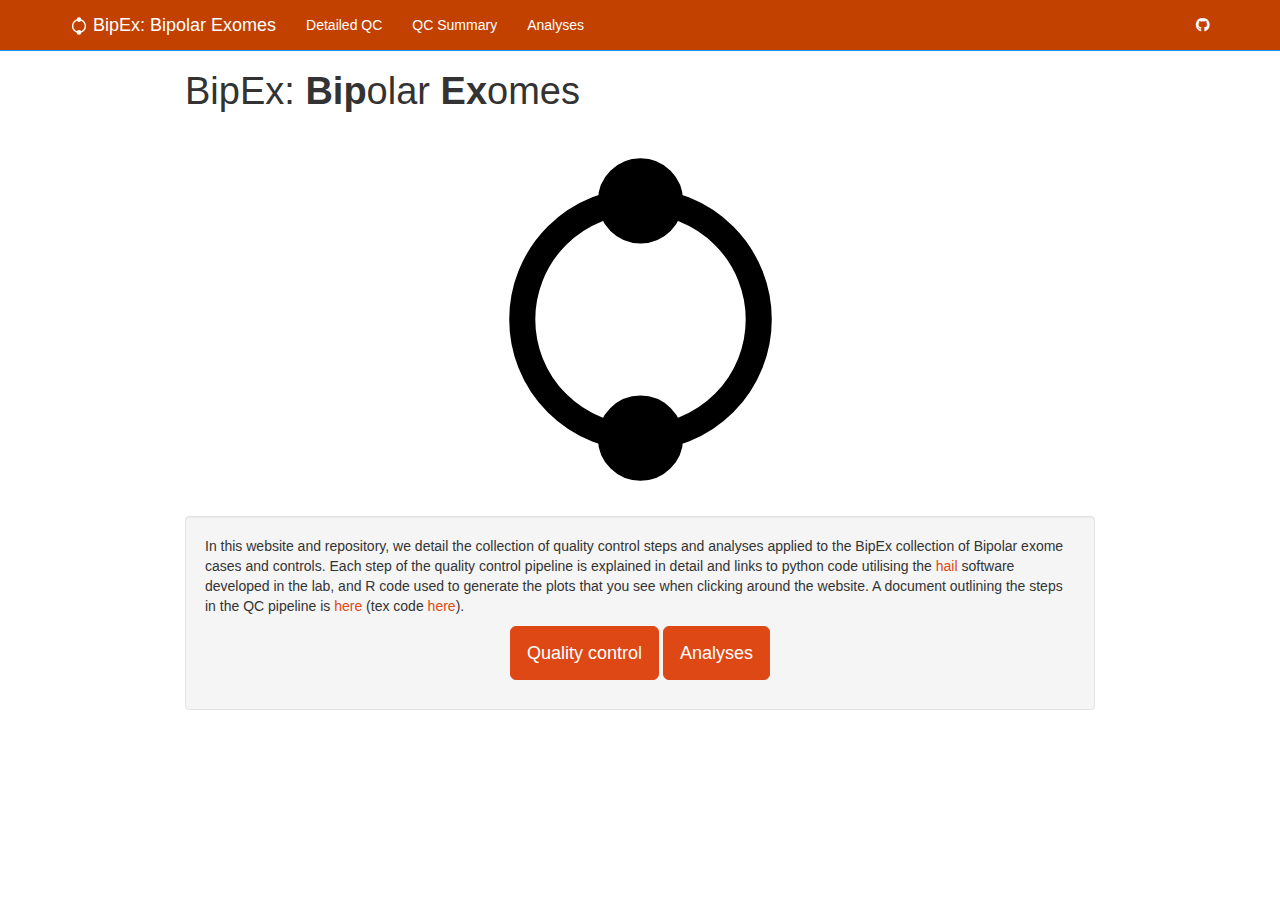
<file: docs/index.html>
<!DOCTYPE html>

<html>

<head>

<meta charset="utf-8" />
<meta name="generator" content="pandoc" />
<meta http-equiv="X-UA-Compatible" content="IE=EDGE" />




<title>Bipex: Bipolar Exomes</title>

<script src="site_libs/header-attrs-2.3/header-attrs.js"></script>
<script src="site_libs/jquery-1.11.3/jquery.min.js"></script>
<meta name="viewport" content="width=device-width, initial-scale=1" />
<link href="site_libs/bootstrap-3.3.5/css/united.min.css" rel="stylesheet" />
<script src="site_libs/bootstrap-3.3.5/js/bootstrap.min.js"></script>
<script src="site_libs/bootstrap-3.3.5/shim/html5shiv.min.js"></script>
<script src="site_libs/bootstrap-3.3.5/shim/respond.min.js"></script>
<script src="site_libs/navigation-1.1/tabsets.js"></script>
<script src="site_libs/accessible-code-block-0.0.1/empty-anchor.js"></script>
<link href="site_libs/font-awesome-5.1.0/css/all.css" rel="stylesheet" />
<link href="site_libs/font-awesome-5.1.0/css/v4-shims.css" rel="stylesheet" />




<style type="text/css">
h1 {
  font-size: 34px;
}
h1.title {
  font-size: 38px;
}
h2 {
  font-size: 30px;
}
h3 {
  font-size: 24px;
}
h4 {
  font-size: 18px;
}
h5 {
  font-size: 16px;
}
h6 {
  font-size: 12px;
}
.table th:not([align]) {
  text-align: left;
}
</style>

<link rel="stylesheet" href="my-style.css" type="text/css" />



<style type = "text/css">
.main-container {
  max-width: 940px;
  margin-left: auto;
  margin-right: auto;
}
code {
  color: inherit;
  background-color: rgba(0, 0, 0, 0.04);
}
img {
  max-width:100%;
}
.tabbed-pane {
  padding-top: 12px;
}
.html-widget {
  margin-bottom: 20px;
}
button.code-folding-btn:focus {
  outline: none;
}
summary {
  display: list-item;
}
</style>


<style type="text/css">
/* padding for bootstrap navbar */
body {
  padding-top: 51px;
  padding-bottom: 40px;
}
/* offset scroll position for anchor links (for fixed navbar)  */
.section h1 {
  padding-top: 56px;
  margin-top: -56px;
}
.section h2 {
  padding-top: 56px;
  margin-top: -56px;
}
.section h3 {
  padding-top: 56px;
  margin-top: -56px;
}
.section h4 {
  padding-top: 56px;
  margin-top: -56px;
}
.section h5 {
  padding-top: 56px;
  margin-top: -56px;
}
.section h6 {
  padding-top: 56px;
  margin-top: -56px;
}
.dropdown-submenu {
  position: relative;
}
.dropdown-submenu>.dropdown-menu {
  top: 0;
  left: 100%;
  margin-top: -6px;
  margin-left: -1px;
  border-radius: 0 6px 6px 6px;
}
.dropdown-submenu:hover>.dropdown-menu {
  display: block;
}
.dropdown-submenu>a:after {
  display: block;
  content: " ";
  float: right;
  width: 0;
  height: 0;
  border-color: transparent;
  border-style: solid;
  border-width: 5px 0 5px 5px;
  border-left-color: #cccccc;
  margin-top: 5px;
  margin-right: -10px;
}
.dropdown-submenu:hover>a:after {
  border-left-color: #ffffff;
}
.dropdown-submenu.pull-left {
  float: none;
}
.dropdown-submenu.pull-left>.dropdown-menu {
  left: -100%;
  margin-left: 10px;
  border-radius: 6px 0 6px 6px;
}
</style>

<script>
// manage active state of menu based on current page
$(document).ready(function () {
  // active menu anchor
  href = window.location.pathname
  href = href.substr(href.lastIndexOf('/') + 1)
  if (href === "")
    href = "index.html";
  var menuAnchor = $('a[href="' + href + '"]');

  // mark it active
  menuAnchor.parent().addClass('active');

  // if it's got a parent navbar menu mark it active as well
  menuAnchor.closest('li.dropdown').addClass('active');
});
</script>

<!-- tabsets -->

<style type="text/css">
.tabset-dropdown > .nav-tabs {
  display: inline-table;
  max-height: 500px;
  min-height: 44px;
  overflow-y: auto;
  background: white;
  border: 1px solid #ddd;
  border-radius: 4px;
}

.tabset-dropdown > .nav-tabs > li.active:before {
  content: "";
  font-family: 'Glyphicons Halflings';
  display: inline-block;
  padding: 10px;
  border-right: 1px solid #ddd;
}

.tabset-dropdown > .nav-tabs.nav-tabs-open > li.active:before {
  content: "&#xe258;";
  border: none;
}

.tabset-dropdown > .nav-tabs.nav-tabs-open:before {
  content: "";
  font-family: 'Glyphicons Halflings';
  display: inline-block;
  padding: 10px;
  border-right: 1px solid #ddd;
}

.tabset-dropdown > .nav-tabs > li.active {
  display: block;
}

.tabset-dropdown > .nav-tabs > li > a,
.tabset-dropdown > .nav-tabs > li > a:focus,
.tabset-dropdown > .nav-tabs > li > a:hover {
  border: none;
  display: inline-block;
  border-radius: 4px;
  background-color: transparent;
}

.tabset-dropdown > .nav-tabs.nav-tabs-open > li {
  display: block;
  float: none;
}

.tabset-dropdown > .nav-tabs > li {
  display: none;
}
</style>

<!-- code folding -->




</head>

<body>


<div class="container-fluid main-container">




<div class="navbar navbar-default  navbar-fixed-top" role="navigation">
  <div class="container">
    <div class="navbar-header">
      <button type="button" class="navbar-toggle collapsed" data-toggle="collapse" data-target="#navbar">
        <span class="icon-bar"></span>
        <span class="icon-bar"></span>
        <span class="icon-bar"></span>
      </button>
      <a class="navbar-brand" href="index.html"><div><img src="bipex_white.svg" style="width:18px;height:18px;"/> BipEx: Bipolar Exomes</div></a>
    </div>
    <div id="navbar" class="navbar-collapse collapse">
      <ul class="nav navbar-nav">
        <li>
  <a href="qc.html">Detailed QC</a>
</li>
<li>
  <a href="qc_summary.html">QC Summary</a>
</li>
<li>
  <a href="analyses.html">Analyses</a>
</li>
      </ul>
      <ul class="nav navbar-nav navbar-right">
        <li>
  <a href="https://github.com/astheeggeggs/BipEx">
    <span class="fa fa-github"></span>
     
  </a>
</li>
      </ul>
    </div><!--/.nav-collapse -->
  </div><!--/.container -->
</div><!--/.navbar -->

<div class="fluid-row" id="header">



<h1 class="title toc-ignore"><div>
BipEx: <b>Bip</b>olar <b>Ex</b>omes
</div></h1>

</div>


<p><br></p>
<center>
<img src="bipex.svg" width="30%" />
</center>
<p><br></p>
<div class="well">
<p>In this website and repository, we detail the collection of quality control steps and analyses applied to the BipEx collection of Bipolar exome cases and controls. Each step of the quality control pipeline is explained in detail and links to python code utilising the <a href="https://hail.is/">hail</a> software developed in the lab, and R code used to generate the plots that you see when clicking around the website. A document outlining the steps in the QC pipeline is <a href="https://github.com/astheeggeggs/BipEx/blob/master/scripts_BipEx/QC_BipEx/QC_pipeline_writeup/pipeline_writeup.pdf">here</a> (tex code <a href="https://github.com/astheeggeggs/BipEx/blob/master/scripts_BipEx/QC_BipEx/QC_pipeline_writeup/pipeline_writeup.tex">here</a>). <br></p>
<div style="text-align: center;">
<p><a href="https://astheeggeggs.github.io/BipEx/qc.html" class="btn btn-primary btn-lg">Quality control</a> <a href="https://astheeggeggs.github.io/BipEx/analyses.html"  class="btn btn-primary btn-lg">Analyses</a></p>
</div>
</div>




</div>

<script>

// add bootstrap table styles to pandoc tables
function bootstrapStylePandocTables() {
  $('tr.header').parent('thead').parent('table').addClass('table table-condensed');
}
$(document).ready(function () {
  bootstrapStylePandocTables();
});


</script>

<!-- tabsets -->

<script>
$(document).ready(function () {
  window.buildTabsets("TOC");
});

$(document).ready(function () {
  $('.tabset-dropdown > .nav-tabs > li').click(function () {
    $(this).parent().toggleClass('nav-tabs-open')
  });
});
</script>

<!-- code folding -->


<!-- dynamically load mathjax for compatibility with self-contained -->
<script>
  (function () {
    var script = document.createElement("script");
    script.type = "text/javascript";
    script.src  = "https://mathjax.rstudio.com/latest/MathJax.js?config=TeX-AMS-MML_HTMLorMML";
    document.getElementsByTagName("head")[0].appendChild(script);
  })();
</script>

</body>
</html>
</file>
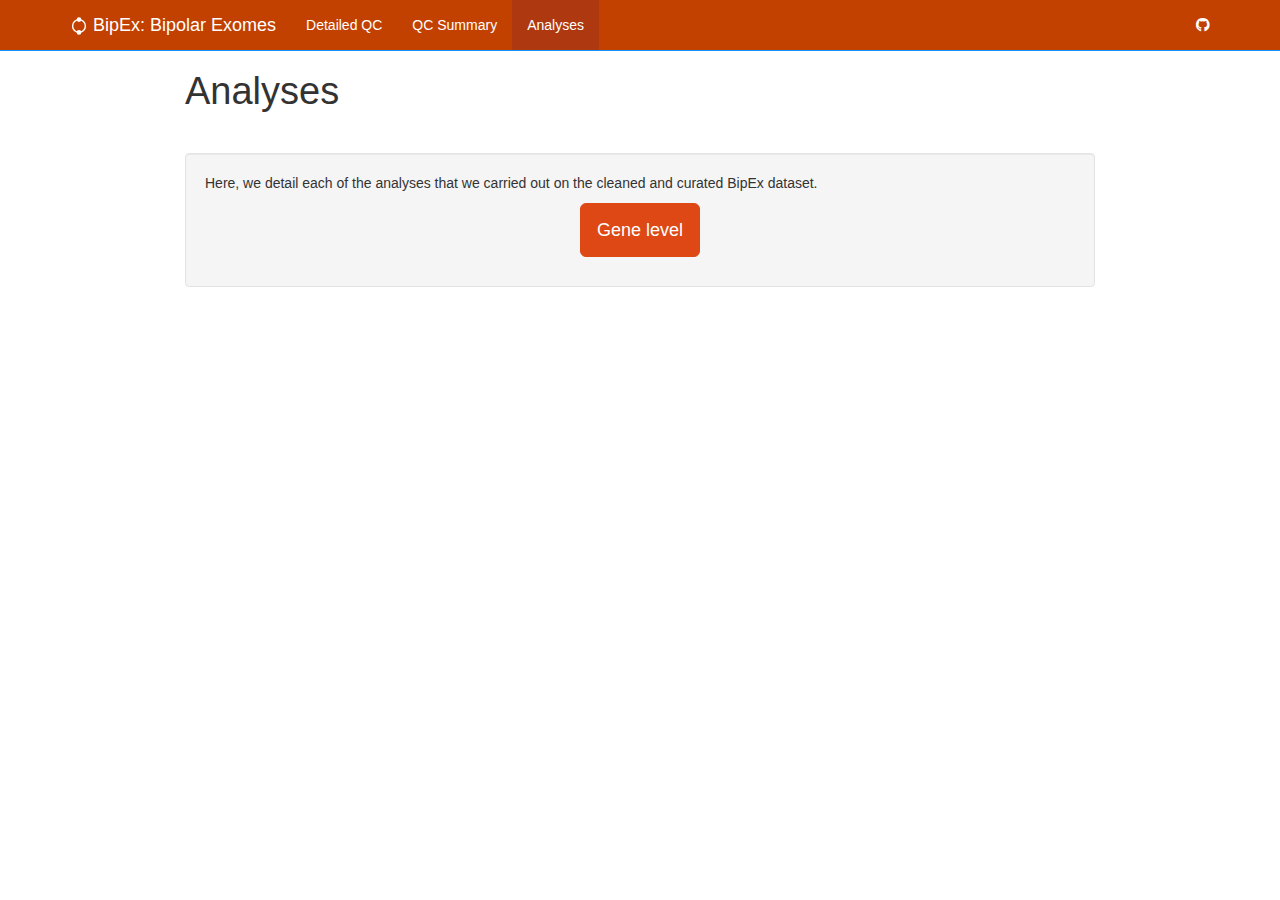
<file: docs/analyses.html>
<!DOCTYPE html>

<html>

<head>

<meta charset="utf-8" />
<meta name="generator" content="pandoc" />
<meta http-equiv="X-UA-Compatible" content="IE=EDGE" />




<title>Analyses</title>

<script src="site_libs/header-attrs-2.3/header-attrs.js"></script>
<script src="site_libs/jquery-1.11.3/jquery.min.js"></script>
<meta name="viewport" content="width=device-width, initial-scale=1" />
<link href="site_libs/bootstrap-3.3.5/css/united.min.css" rel="stylesheet" />
<script src="site_libs/bootstrap-3.3.5/js/bootstrap.min.js"></script>
<script src="site_libs/bootstrap-3.3.5/shim/html5shiv.min.js"></script>
<script src="site_libs/bootstrap-3.3.5/shim/respond.min.js"></script>
<script src="site_libs/navigation-1.1/tabsets.js"></script>
<script src="site_libs/accessible-code-block-0.0.1/empty-anchor.js"></script>
<link href="site_libs/font-awesome-5.1.0/css/all.css" rel="stylesheet" />
<link href="site_libs/font-awesome-5.1.0/css/v4-shims.css" rel="stylesheet" />




<style type="text/css">
h1 {
  font-size: 34px;
}
h1.title {
  font-size: 38px;
}
h2 {
  font-size: 30px;
}
h3 {
  font-size: 24px;
}
h4 {
  font-size: 18px;
}
h5 {
  font-size: 16px;
}
h6 {
  font-size: 12px;
}
.table th:not([align]) {
  text-align: left;
}
</style>

<link rel="stylesheet" href="my-style.css" type="text/css" />



<style type = "text/css">
.main-container {
  max-width: 940px;
  margin-left: auto;
  margin-right: auto;
}
code {
  color: inherit;
  background-color: rgba(0, 0, 0, 0.04);
}
img {
  max-width:100%;
}
.tabbed-pane {
  padding-top: 12px;
}
.html-widget {
  margin-bottom: 20px;
}
button.code-folding-btn:focus {
  outline: none;
}
summary {
  display: list-item;
}
</style>


<style type="text/css">
/* padding for bootstrap navbar */
body {
  padding-top: 51px;
  padding-bottom: 40px;
}
/* offset scroll position for anchor links (for fixed navbar)  */
.section h1 {
  padding-top: 56px;
  margin-top: -56px;
}
.section h2 {
  padding-top: 56px;
  margin-top: -56px;
}
.section h3 {
  padding-top: 56px;
  margin-top: -56px;
}
.section h4 {
  padding-top: 56px;
  margin-top: -56px;
}
.section h5 {
  padding-top: 56px;
  margin-top: -56px;
}
.section h6 {
  padding-top: 56px;
  margin-top: -56px;
}
.dropdown-submenu {
  position: relative;
}
.dropdown-submenu>.dropdown-menu {
  top: 0;
  left: 100%;
  margin-top: -6px;
  margin-left: -1px;
  border-radius: 0 6px 6px 6px;
}
.dropdown-submenu:hover>.dropdown-menu {
  display: block;
}
.dropdown-submenu>a:after {
  display: block;
  content: " ";
  float: right;
  width: 0;
  height: 0;
  border-color: transparent;
  border-style: solid;
  border-width: 5px 0 5px 5px;
  border-left-color: #cccccc;
  margin-top: 5px;
  margin-right: -10px;
}
.dropdown-submenu:hover>a:after {
  border-left-color: #ffffff;
}
.dropdown-submenu.pull-left {
  float: none;
}
.dropdown-submenu.pull-left>.dropdown-menu {
  left: -100%;
  margin-left: 10px;
  border-radius: 6px 0 6px 6px;
}
</style>

<script>
// manage active state of menu based on current page
$(document).ready(function () {
  // active menu anchor
  href = window.location.pathname
  href = href.substr(href.lastIndexOf('/') + 1)
  if (href === "")
    href = "index.html";
  var menuAnchor = $('a[href="' + href + '"]');

  // mark it active
  menuAnchor.parent().addClass('active');

  // if it's got a parent navbar menu mark it active as well
  menuAnchor.closest('li.dropdown').addClass('active');
});
</script>

<!-- tabsets -->

<style type="text/css">
.tabset-dropdown > .nav-tabs {
  display: inline-table;
  max-height: 500px;
  min-height: 44px;
  overflow-y: auto;
  background: white;
  border: 1px solid #ddd;
  border-radius: 4px;
}

.tabset-dropdown > .nav-tabs > li.active:before {
  content: "";
  font-family: 'Glyphicons Halflings';
  display: inline-block;
  padding: 10px;
  border-right: 1px solid #ddd;
}

.tabset-dropdown > .nav-tabs.nav-tabs-open > li.active:before {
  content: "&#xe258;";
  border: none;
}

.tabset-dropdown > .nav-tabs.nav-tabs-open:before {
  content: "";
  font-family: 'Glyphicons Halflings';
  display: inline-block;
  padding: 10px;
  border-right: 1px solid #ddd;
}

.tabset-dropdown > .nav-tabs > li.active {
  display: block;
}

.tabset-dropdown > .nav-tabs > li > a,
.tabset-dropdown > .nav-tabs > li > a:focus,
.tabset-dropdown > .nav-tabs > li > a:hover {
  border: none;
  display: inline-block;
  border-radius: 4px;
  background-color: transparent;
}

.tabset-dropdown > .nav-tabs.nav-tabs-open > li {
  display: block;
  float: none;
}

.tabset-dropdown > .nav-tabs > li {
  display: none;
}
</style>

<!-- code folding -->




</head>

<body>


<div class="container-fluid main-container">




<div class="navbar navbar-default  navbar-fixed-top" role="navigation">
  <div class="container">
    <div class="navbar-header">
      <button type="button" class="navbar-toggle collapsed" data-toggle="collapse" data-target="#navbar">
        <span class="icon-bar"></span>
        <span class="icon-bar"></span>
        <span class="icon-bar"></span>
      </button>
      <a class="navbar-brand" href="index.html"><div><img src="bipex_white.svg" style="width:18px;height:18px;"/> BipEx: Bipolar Exomes</div></a>
    </div>
    <div id="navbar" class="navbar-collapse collapse">
      <ul class="nav navbar-nav">
        <li>
  <a href="qc.html">Detailed QC</a>
</li>
<li>
  <a href="qc_summary.html">QC Summary</a>
</li>
<li>
  <a href="analyses.html">Analyses</a>
</li>
      </ul>
      <ul class="nav navbar-nav navbar-right">
        <li>
  <a href="https://github.com/astheeggeggs/BipEx">
    <span class="fa fa-github"></span>
     
  </a>
</li>
      </ul>
    </div><!--/.nav-collapse -->
  </div><!--/.container -->
</div><!--/.navbar -->

<div class="fluid-row" id="header">



<h1 class="title toc-ignore">Analyses</h1>

</div>


<p><br></p>
<div class="well">
<p>Here, we detail each of the analyses that we carried out on the cleaned and curated BipEx dataset. <br></p>
<div style="text-align: center;">
<p><a href="https://astheeggeggs.github.io/BipEx/gene_analyses.html"  class="btn btn-primary btn-lg">Gene level</a></p>
</div>
</div>




</div>

<script>

// add bootstrap table styles to pandoc tables
function bootstrapStylePandocTables() {
  $('tr.header').parent('thead').parent('table').addClass('table table-condensed');
}
$(document).ready(function () {
  bootstrapStylePandocTables();
});


</script>

<!-- tabsets -->

<script>
$(document).ready(function () {
  window.buildTabsets("TOC");
});

$(document).ready(function () {
  $('.tabset-dropdown > .nav-tabs > li').click(function () {
    $(this).parent().toggleClass('nav-tabs-open')
  });
});
</script>

<!-- code folding -->


<!-- dynamically load mathjax for compatibility with self-contained -->
<script>
  (function () {
    var script = document.createElement("script");
    script.type = "text/javascript";
    script.src  = "https://mathjax.rstudio.com/latest/MathJax.js?config=TeX-AMS-MML_HTMLorMML";
    document.getElementsByTagName("head")[0].appendChild(script);
  })();
</script>

</body>
</html>
</file>
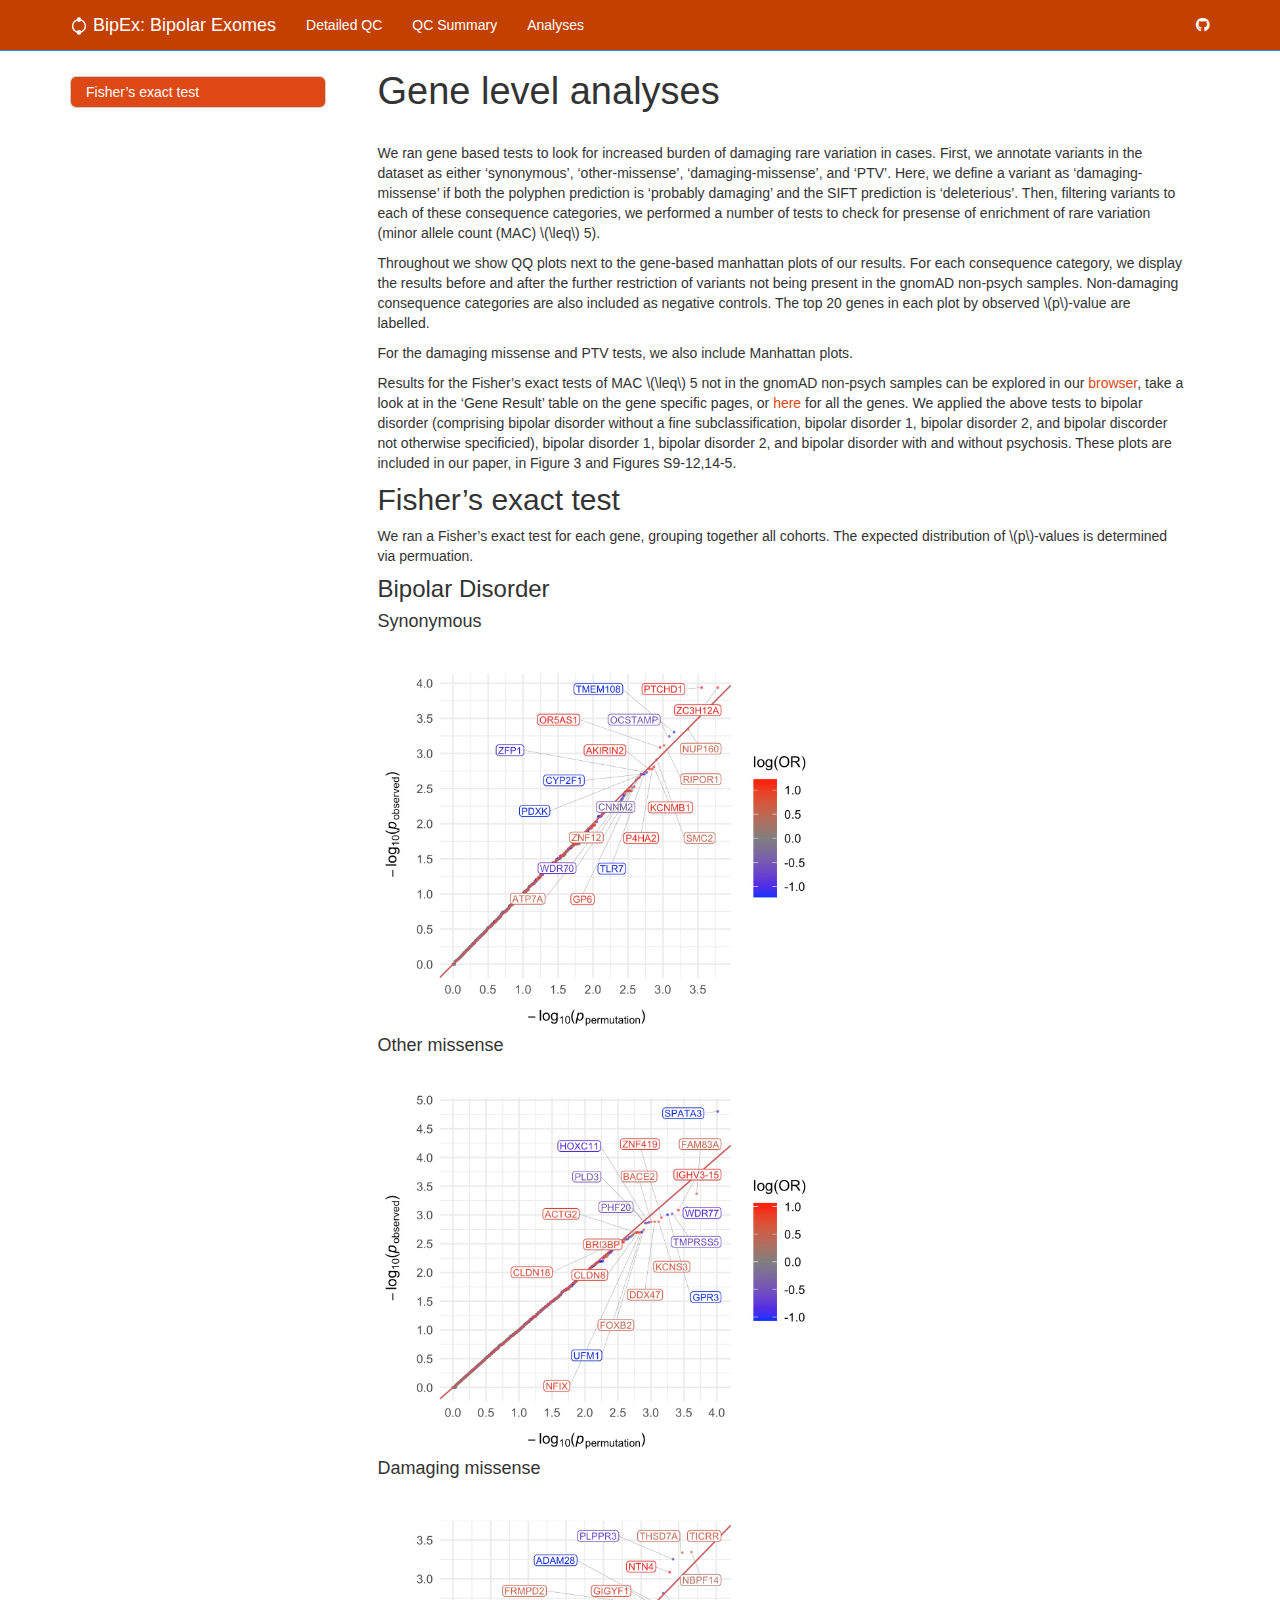
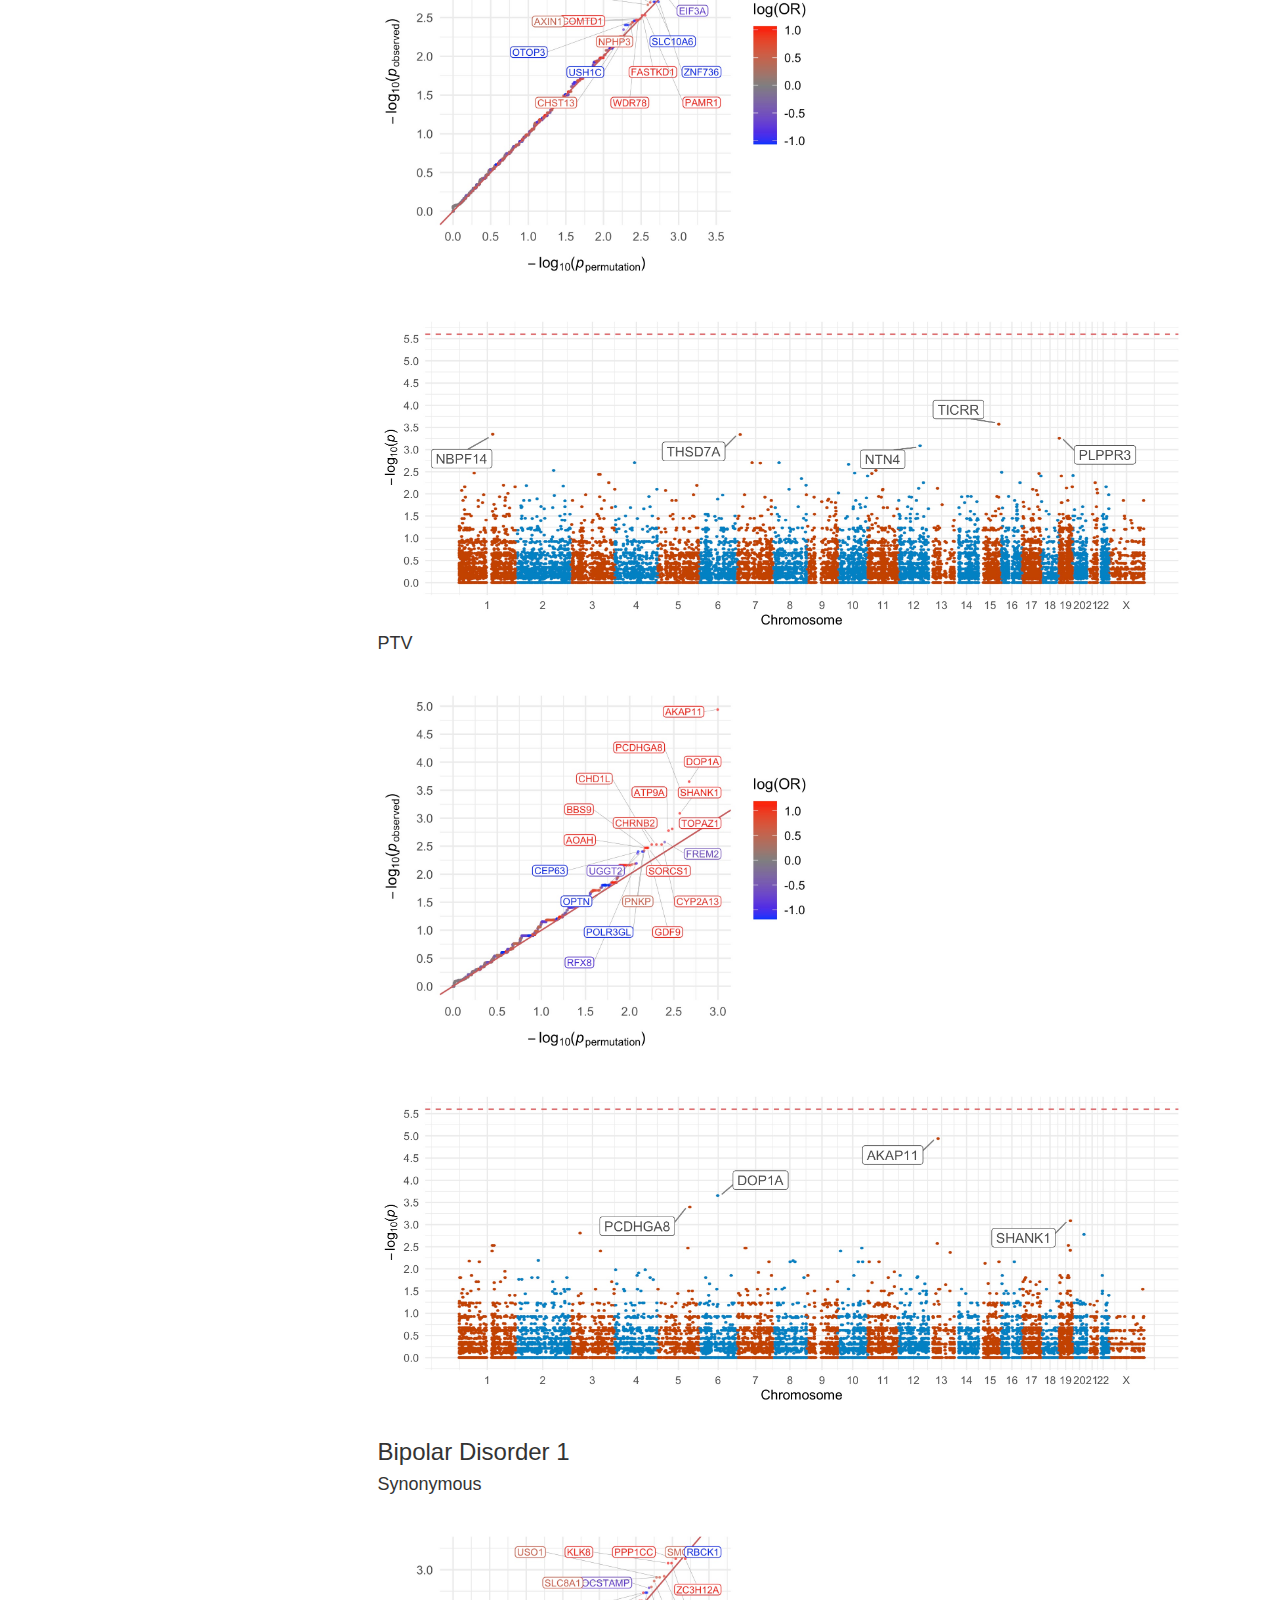
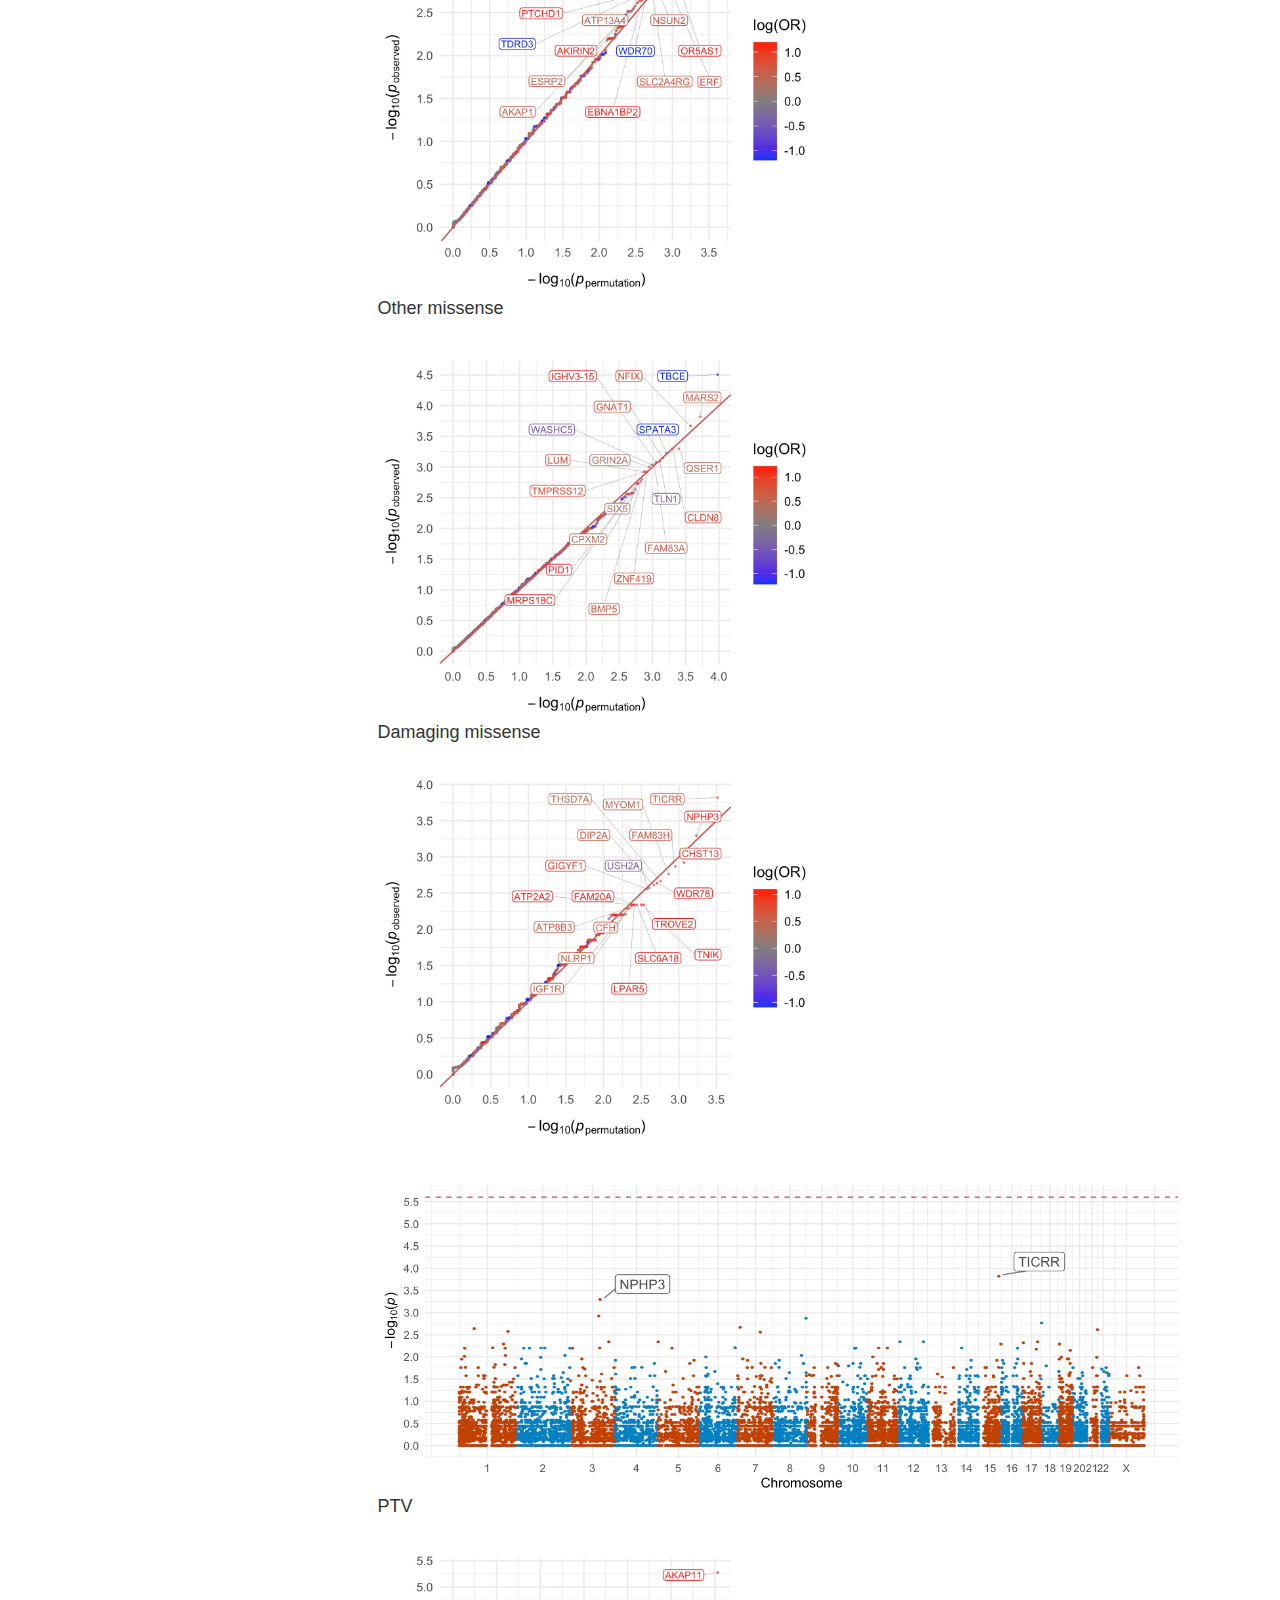
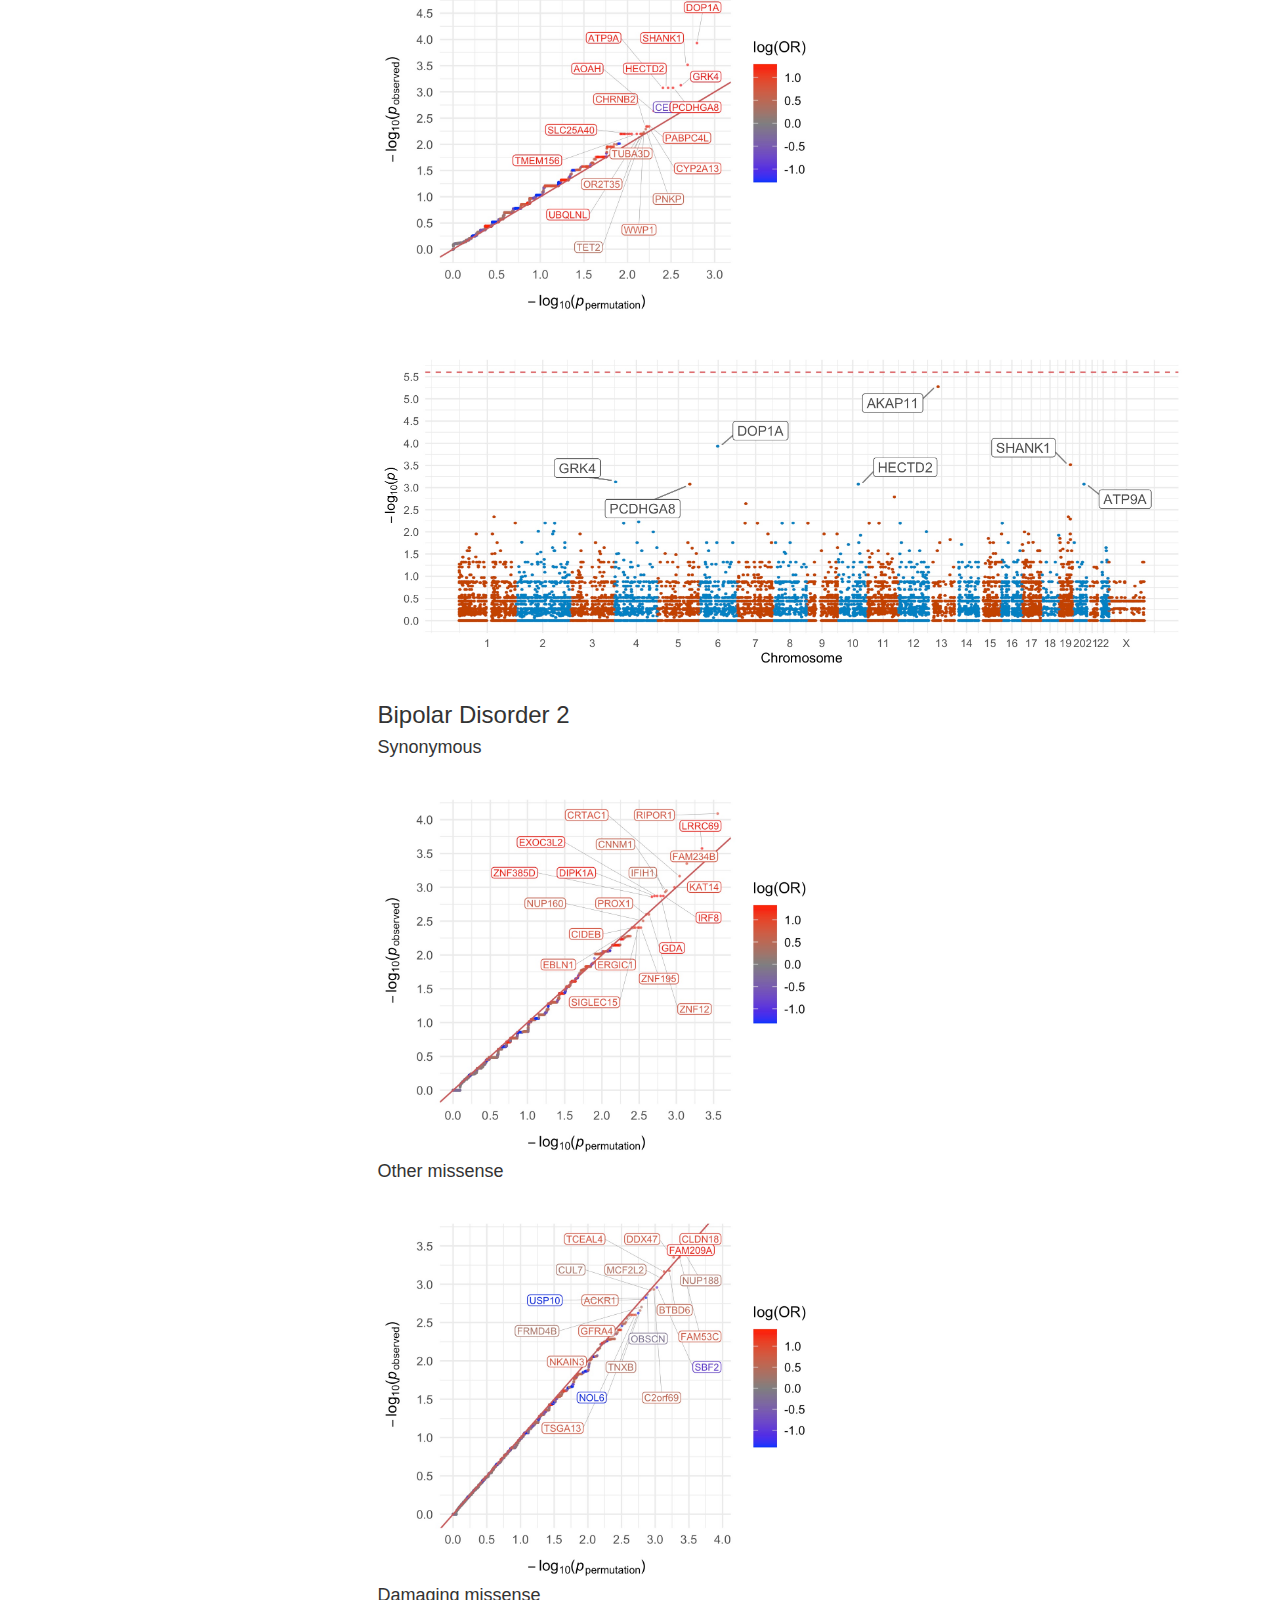
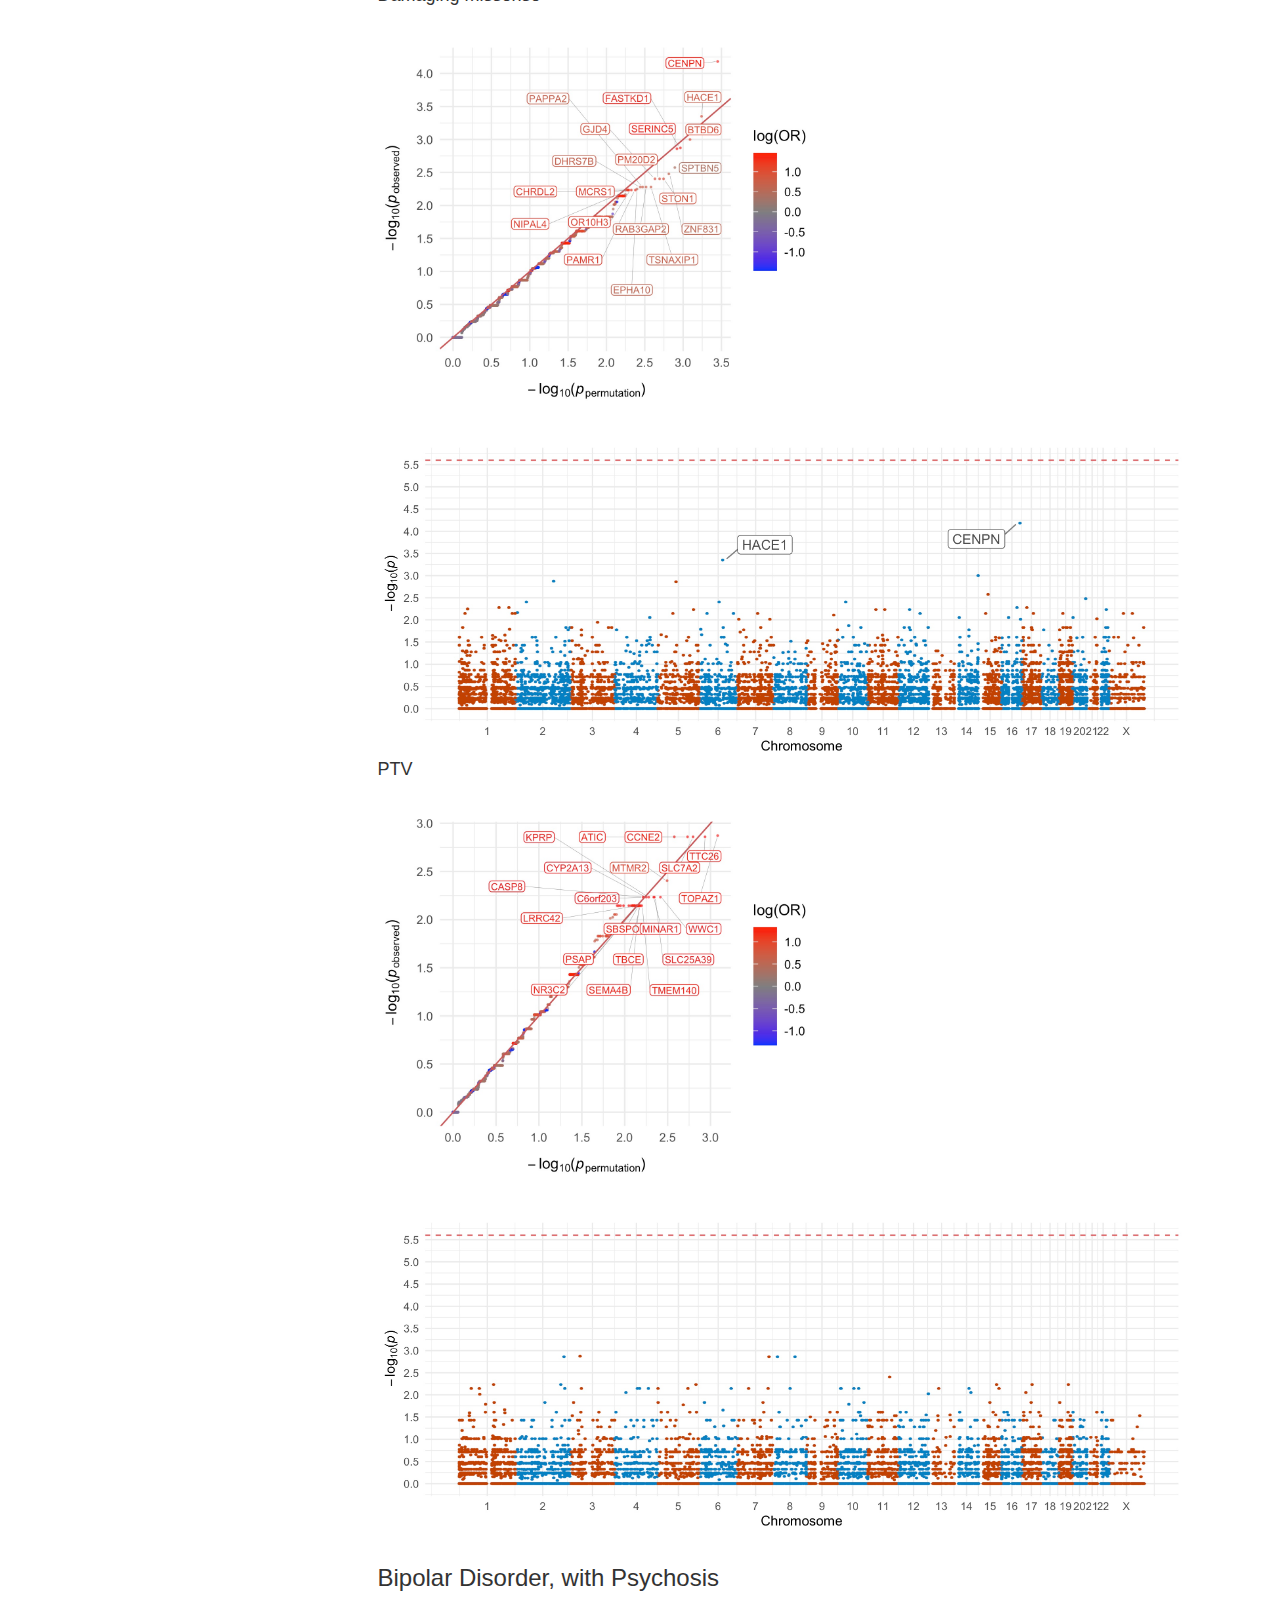
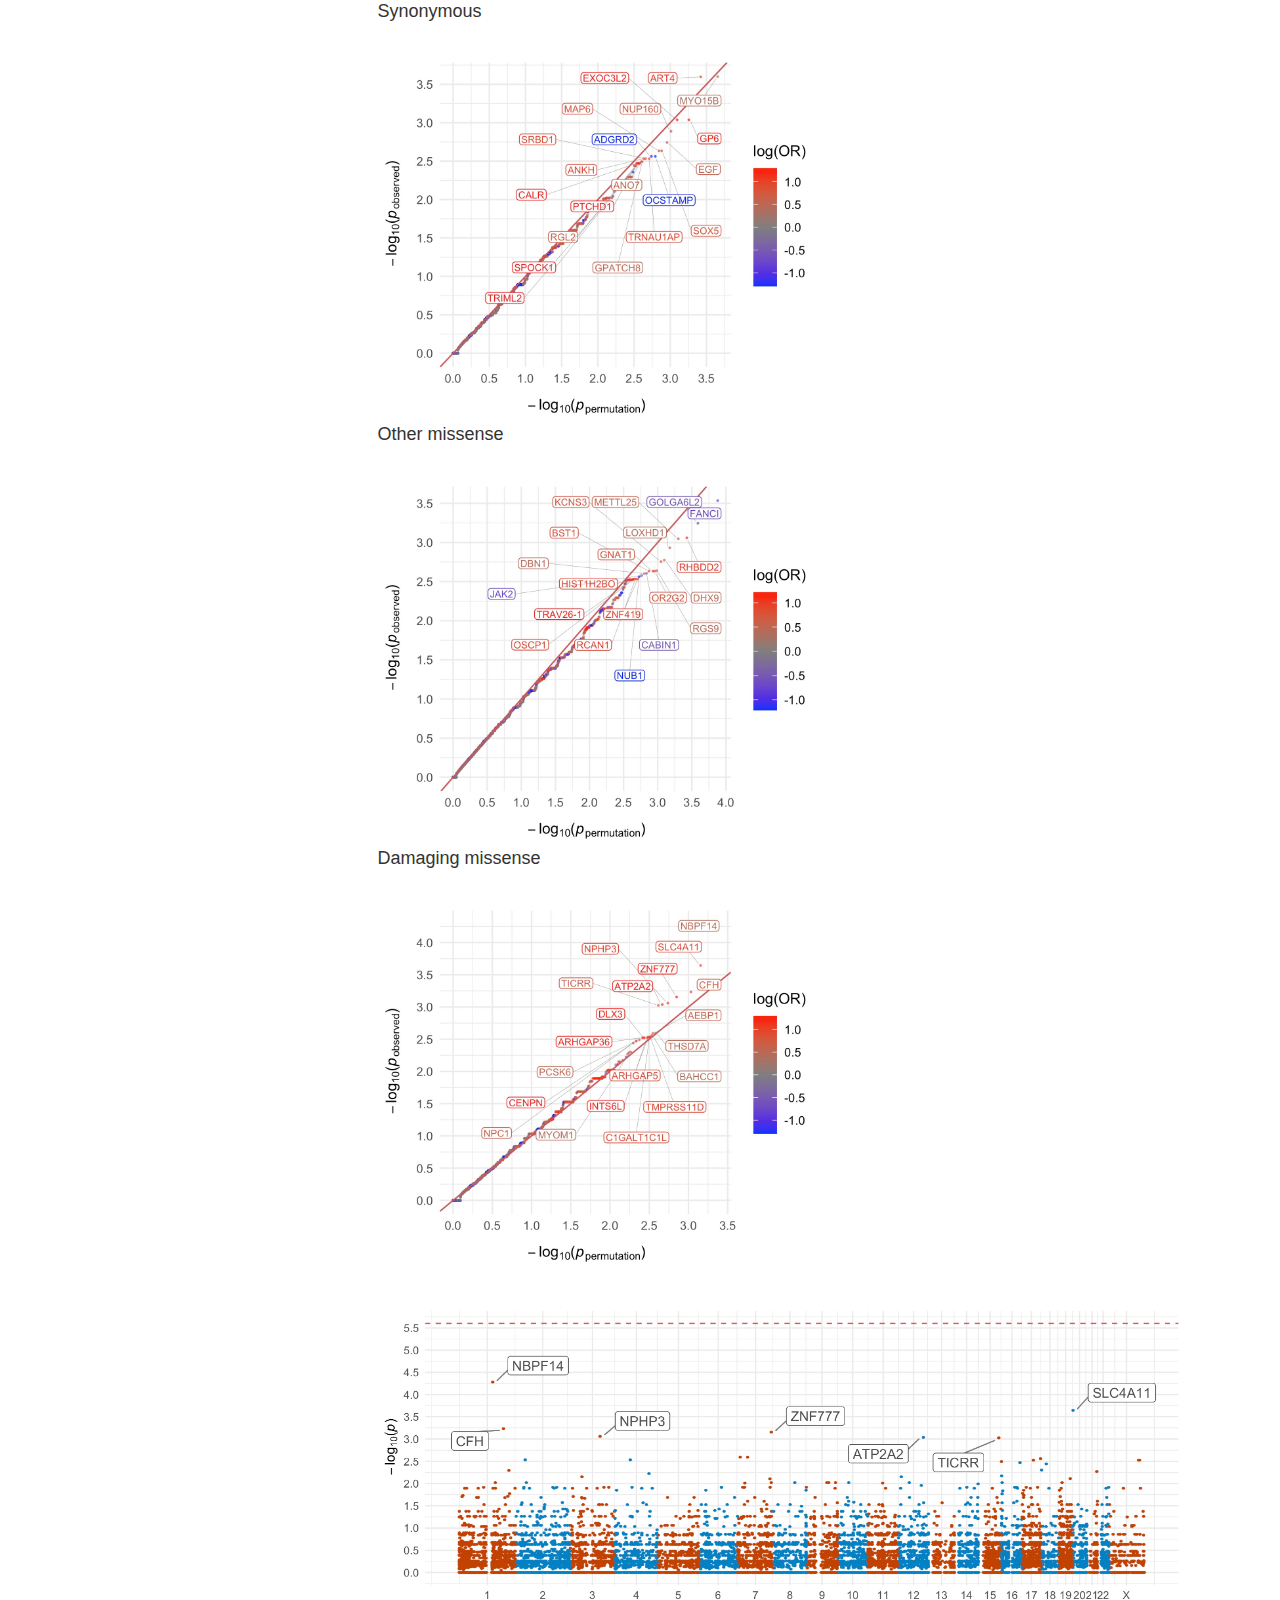
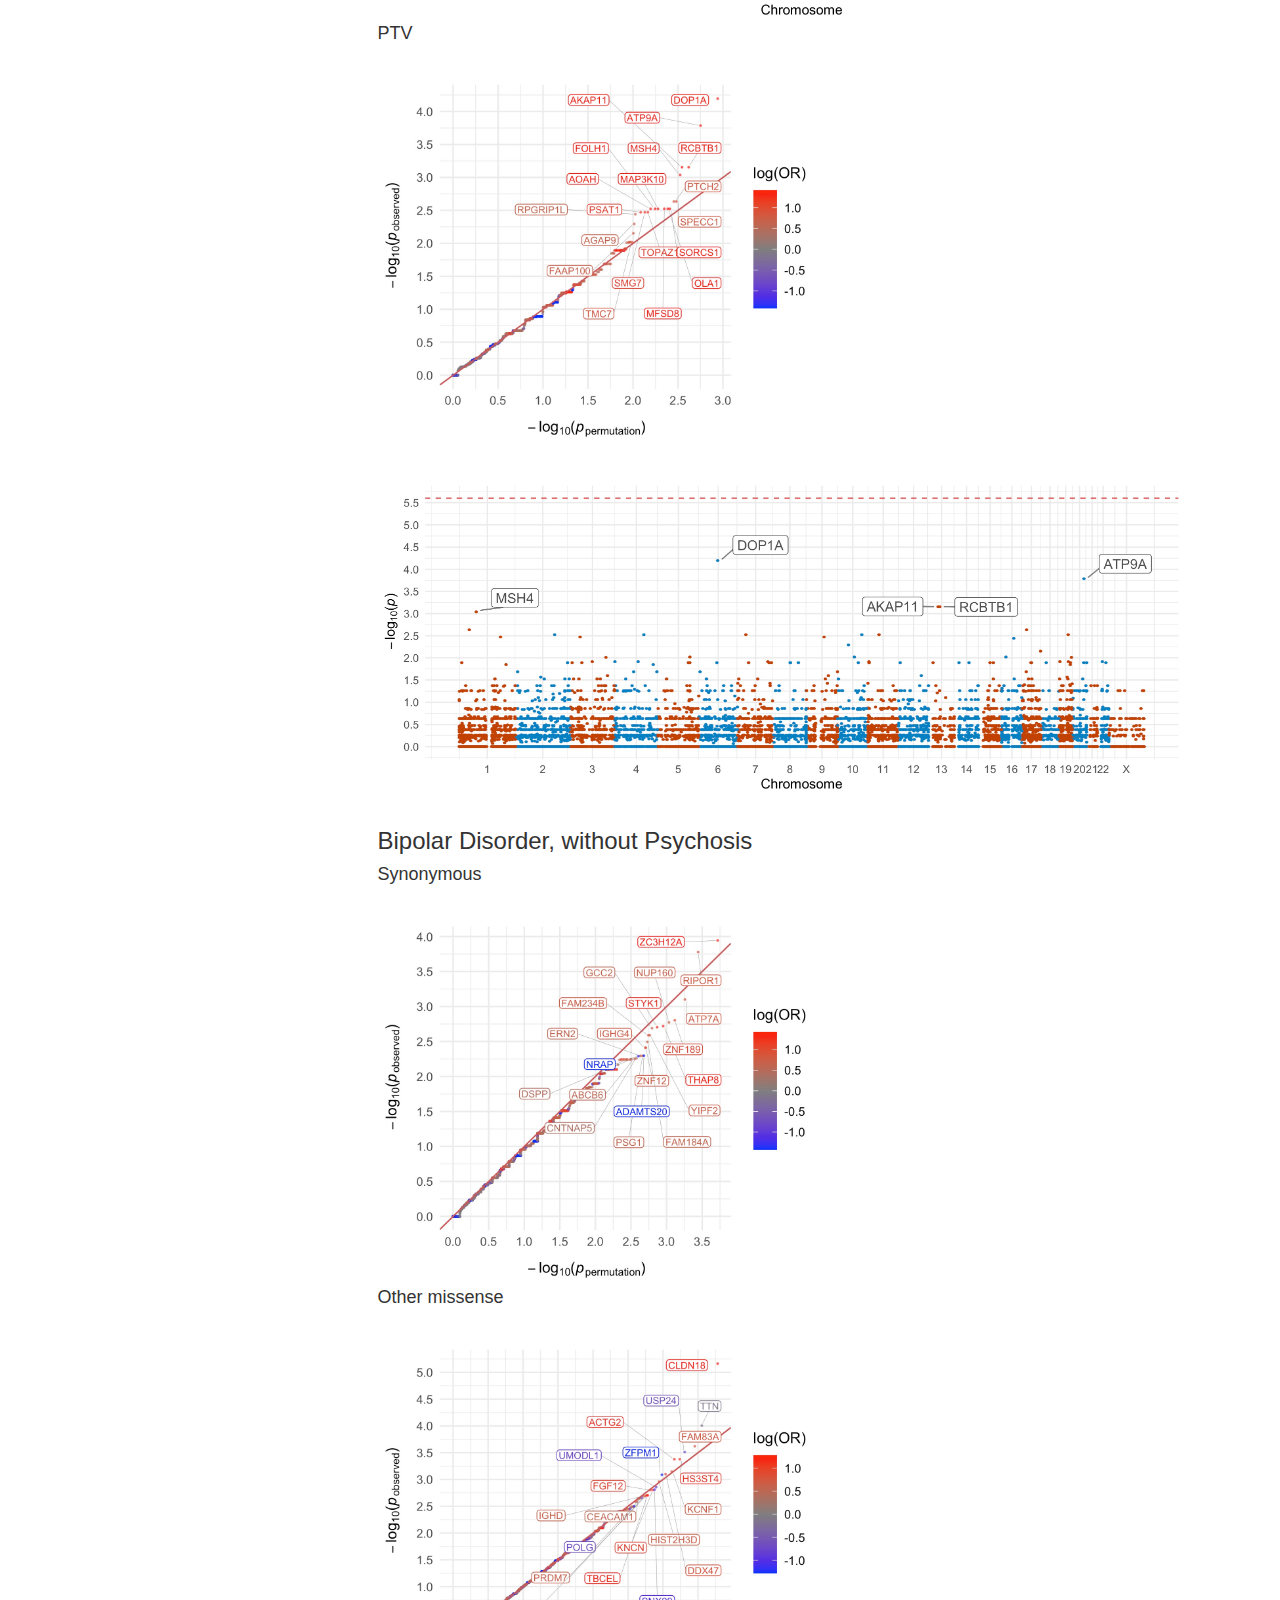
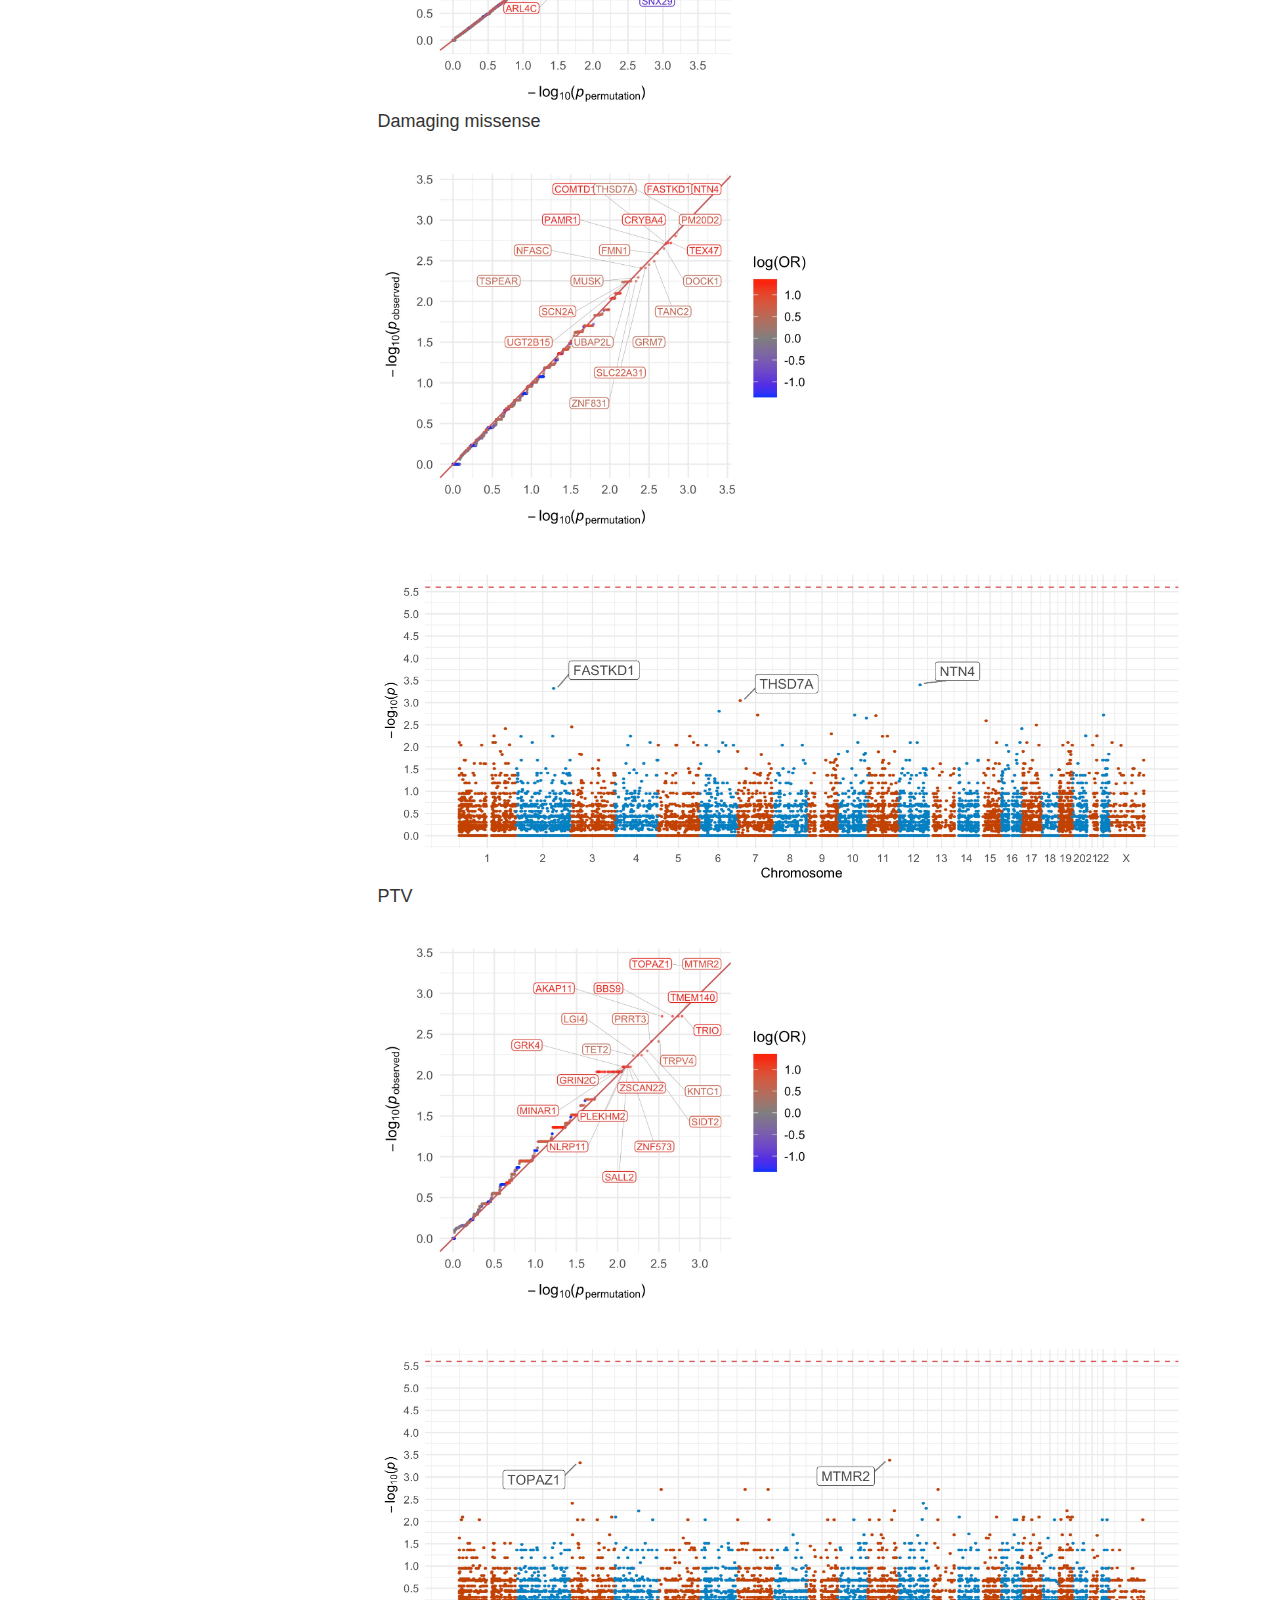
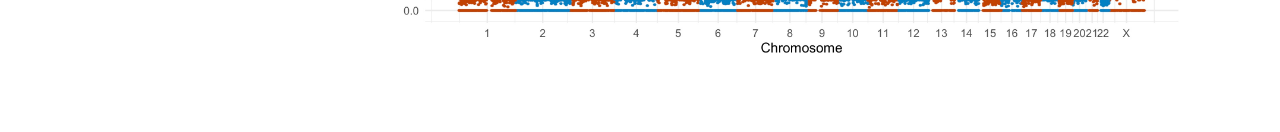
<file: docs/gene_analyses.html>
<!DOCTYPE html>

<html>

<head>

<meta charset="utf-8" />
<meta name="generator" content="pandoc" />
<meta http-equiv="X-UA-Compatible" content="IE=EDGE" />




<title>Gene level analyses</title>

<script src="site_libs/header-attrs-2.3/header-attrs.js"></script>
<script src="site_libs/jquery-1.11.3/jquery.min.js"></script>
<meta name="viewport" content="width=device-width, initial-scale=1" />
<link href="site_libs/bootstrap-3.3.5/css/united.min.css" rel="stylesheet" />
<script src="site_libs/bootstrap-3.3.5/js/bootstrap.min.js"></script>
<script src="site_libs/bootstrap-3.3.5/shim/html5shiv.min.js"></script>
<script src="site_libs/bootstrap-3.3.5/shim/respond.min.js"></script>
<script src="site_libs/jqueryui-1.11.4/jquery-ui.min.js"></script>
<link href="site_libs/tocify-1.9.1/jquery.tocify.css" rel="stylesheet" />
<script src="site_libs/tocify-1.9.1/jquery.tocify.js"></script>
<script src="site_libs/navigation-1.1/tabsets.js"></script>
<script src="site_libs/accessible-code-block-0.0.1/empty-anchor.js"></script>
<link href="site_libs/pagedtable-1.1/css/pagedtable.css" rel="stylesheet" />
<script src="site_libs/pagedtable-1.1/js/pagedtable.js"></script>
<link href="site_libs/font-awesome-5.1.0/css/all.css" rel="stylesheet" />
<link href="site_libs/font-awesome-5.1.0/css/v4-shims.css" rel="stylesheet" />




<style type="text/css">
h1 {
  font-size: 34px;
}
h1.title {
  font-size: 38px;
}
h2 {
  font-size: 30px;
}
h3 {
  font-size: 24px;
}
h4 {
  font-size: 18px;
}
h5 {
  font-size: 16px;
}
h6 {
  font-size: 12px;
}
.table th:not([align]) {
  text-align: left;
}
</style>

<link rel="stylesheet" href="my-style.css" type="text/css" />



<style type = "text/css">
.main-container {
  max-width: 940px;
  margin-left: auto;
  margin-right: auto;
}
code {
  color: inherit;
  background-color: rgba(0, 0, 0, 0.04);
}
img {
  max-width:100%;
}
.tabbed-pane {
  padding-top: 12px;
}
.html-widget {
  margin-bottom: 20px;
}
button.code-folding-btn:focus {
  outline: none;
}
summary {
  display: list-item;
}
</style>


<style type="text/css">
/* padding for bootstrap navbar */
body {
  padding-top: 51px;
  padding-bottom: 40px;
}
/* offset scroll position for anchor links (for fixed navbar)  */
.section h1 {
  padding-top: 56px;
  margin-top: -56px;
}
.section h2 {
  padding-top: 56px;
  margin-top: -56px;
}
.section h3 {
  padding-top: 56px;
  margin-top: -56px;
}
.section h4 {
  padding-top: 56px;
  margin-top: -56px;
}
.section h5 {
  padding-top: 56px;
  margin-top: -56px;
}
.section h6 {
  padding-top: 56px;
  margin-top: -56px;
}
.dropdown-submenu {
  position: relative;
}
.dropdown-submenu>.dropdown-menu {
  top: 0;
  left: 100%;
  margin-top: -6px;
  margin-left: -1px;
  border-radius: 0 6px 6px 6px;
}
.dropdown-submenu:hover>.dropdown-menu {
  display: block;
}
.dropdown-submenu>a:after {
  display: block;
  content: " ";
  float: right;
  width: 0;
  height: 0;
  border-color: transparent;
  border-style: solid;
  border-width: 5px 0 5px 5px;
  border-left-color: #cccccc;
  margin-top: 5px;
  margin-right: -10px;
}
.dropdown-submenu:hover>a:after {
  border-left-color: #ffffff;
}
.dropdown-submenu.pull-left {
  float: none;
}
.dropdown-submenu.pull-left>.dropdown-menu {
  left: -100%;
  margin-left: 10px;
  border-radius: 6px 0 6px 6px;
}
</style>

<script>
// manage active state of menu based on current page
$(document).ready(function () {
  // active menu anchor
  href = window.location.pathname
  href = href.substr(href.lastIndexOf('/') + 1)
  if (href === "")
    href = "index.html";
  var menuAnchor = $('a[href="' + href + '"]');

  // mark it active
  menuAnchor.parent().addClass('active');

  // if it's got a parent navbar menu mark it active as well
  menuAnchor.closest('li.dropdown').addClass('active');
});
</script>

<!-- tabsets -->

<style type="text/css">
.tabset-dropdown > .nav-tabs {
  display: inline-table;
  max-height: 500px;
  min-height: 44px;
  overflow-y: auto;
  background: white;
  border: 1px solid #ddd;
  border-radius: 4px;
}

.tabset-dropdown > .nav-tabs > li.active:before {
  content: "";
  font-family: 'Glyphicons Halflings';
  display: inline-block;
  padding: 10px;
  border-right: 1px solid #ddd;
}

.tabset-dropdown > .nav-tabs.nav-tabs-open > li.active:before {
  content: "&#xe258;";
  border: none;
}

.tabset-dropdown > .nav-tabs.nav-tabs-open:before {
  content: "";
  font-family: 'Glyphicons Halflings';
  display: inline-block;
  padding: 10px;
  border-right: 1px solid #ddd;
}

.tabset-dropdown > .nav-tabs > li.active {
  display: block;
}

.tabset-dropdown > .nav-tabs > li > a,
.tabset-dropdown > .nav-tabs > li > a:focus,
.tabset-dropdown > .nav-tabs > li > a:hover {
  border: none;
  display: inline-block;
  border-radius: 4px;
  background-color: transparent;
}

.tabset-dropdown > .nav-tabs.nav-tabs-open > li {
  display: block;
  float: none;
}

.tabset-dropdown > .nav-tabs > li {
  display: none;
}
</style>

<!-- code folding -->



<style type="text/css">

#TOC {
  margin: 25px 0px 20px 0px;
}
@media (max-width: 768px) {
#TOC {
  position: relative;
  width: 100%;
}
}

@media print {
.toc-content {
  /* see https://github.com/w3c/csswg-drafts/issues/4434 */
  float: right;
}
}

.toc-content {
  padding-left: 30px;
  padding-right: 40px;
}

div.main-container {
  max-width: 1200px;
}

div.tocify {
  width: 20%;
  max-width: 260px;
  max-height: 85%;
}

@media (min-width: 768px) and (max-width: 991px) {
  div.tocify {
    width: 25%;
  }
}

@media (max-width: 767px) {
  div.tocify {
    width: 100%;
    max-width: none;
  }
}

.tocify ul, .tocify li {
  line-height: 20px;
}

.tocify-subheader .tocify-item {
  font-size: 0.90em;
}

.tocify .list-group-item {
  border-radius: 0px;
}


</style>



</head>

<body>


<div class="container-fluid main-container">


<!-- setup 3col/9col grid for toc_float and main content  -->
<div class="row-fluid">
<div class="col-xs-12 col-sm-4 col-md-3">
<div id="TOC" class="tocify">
</div>
</div>

<div class="toc-content col-xs-12 col-sm-8 col-md-9">




<div class="navbar navbar-default  navbar-fixed-top" role="navigation">
  <div class="container">
    <div class="navbar-header">
      <button type="button" class="navbar-toggle collapsed" data-toggle="collapse" data-target="#navbar">
        <span class="icon-bar"></span>
        <span class="icon-bar"></span>
        <span class="icon-bar"></span>
      </button>
      <a class="navbar-brand" href="index.html"><div><img src="bipex_white.svg" style="width:18px;height:18px;"/> BipEx: Bipolar Exomes</div></a>
    </div>
    <div id="navbar" class="navbar-collapse collapse">
      <ul class="nav navbar-nav">
        <li>
  <a href="qc.html">Detailed QC</a>
</li>
<li>
  <a href="qc_summary.html">QC Summary</a>
</li>
<li>
  <a href="analyses.html">Analyses</a>
</li>
      </ul>
      <ul class="nav navbar-nav navbar-right">
        <li>
  <a href="https://github.com/astheeggeggs/BipEx">
    <span class="fa fa-github"></span>
     
  </a>
</li>
      </ul>
    </div><!--/.nav-collapse -->
  </div><!--/.container -->
</div><!--/.navbar -->

<div class="fluid-row" id="header">



<h1 class="title toc-ignore">Gene level analyses</h1>

</div>


<p><br> We ran gene based tests to look for increased burden of damaging rare variation in cases. First, we annotate variants in the dataset as either ‘synonymous’, ‘other-missense’, ‘damaging-missense’, and ‘PTV’. Here, we define a variant as ‘damaging-missense’ if both the polyphen prediction is ‘probably damaging’ and the SIFT prediction is ‘deleterious’. Then, filtering variants to each of these consequence categories, we performed a number of tests to check for presense of enrichment of rare variation (minor allele count (MAC) <span class="math inline">\(\leq\)</span> 5).</p>
<p>Throughout we show QQ plots next to the gene-based manhattan plots of our results. For each consequence category, we display the results before and after the further restriction of variants not being present in the gnomAD non-psych samples. Non-damaging consequence categories are also included as negative controls. The top 20 genes in each plot by observed <span class="math inline">\(p\)</span>-value are labelled.</p>
<p>For the damaging missense and PTV tests, we also include Manhattan plots.</p>
<p>Results for the Fisher’s exact tests of MAC <span class="math inline">\(\leq\)</span> 5 not in the gnomAD non-psych samples can be explored in our <a href="http://bipex.broadinstitute.org/">browser</a>, take a look at in the ‘Gene Result’ table on the gene specific pages, or <a href="http://bipex.broadinstitute.org/results">here</a> for all the genes. We applied the above tests to bipolar disorder (comprising bipolar disorder without a fine subclassification, bipolar disorder 1, bipolar disorder 2, and bipolar discorder not otherwise specificied), bipolar disorder 1, bipolar disorder 2, and bipolar disorder with and without psychosis. These plots are included in our paper, in Figure 3 and Figures S9-12,14-5.</p>
<div id="fishers-exact-test" class="section level2">
<h2>Fisher’s exact test</h2>
<p>We ran a Fisher’s exact test for each gene, grouping together all cohorts. The expected distribution of <span class="math inline">\(p\)</span>-values is determined via permuation.</p>
<div id="bipolar-disorder" class="section level3">
<h3>Bipolar Disorder</h3>
<div id="synonymous" class="section level4">
<h4>Synonymous</h4>
<img src="analysis_plots/gene_counts_qq/website_plots/fisher_BP_MAC5_gnom_non_psych_synonymous.jpg" width="54.87%" style="float:left" style="display: block; margin: auto;" />
<div style="clear: both;">

</div>
</div>
<div id="other-missense" class="section level4">
<h4>Other missense</h4>
<img src="analysis_plots/gene_counts_qq/website_plots/fisher_BP_MAC5_gnom_non_psych_other_missense.jpg" width="54.87%" style="float:left" style="display: block; margin: auto;" />
<div style="clear: both;">

</div>
</div>
<div id="damaging-missense" class="section level4">
<h4>Damaging missense</h4>
<img src="analysis_plots/gene_counts_qq/website_plots/fisher_BP_MAC5_gnom_non_psych_damaging_missense.jpg" width="54.87%" style="float:left" style="display: block; margin: auto;" />
<div style="clear: both;">

</div>
<img src="analysis_plots/gene_counts_qq/website_plots/fisher_MAC5_gnomad_non_psych_BP_damaging_missense_manhattan.jpg" width="100%" style="display: block; margin: auto;" />
<div style="clear: both;">

</div>
</div>
<div id="ptv" class="section level4">
<h4>PTV</h4>
<img src="analysis_plots/gene_counts_qq/website_plots/fisher_BP_MAC5_gnom_non_psych_ptv.jpg" width="54.87%" style="float:left" style="display: block; margin: auto;" /> <img src="analysis_plots/gene_counts_qq/website_plots/fisher_MAC5_gnomad_non_psych_BP_ptv_manhattan.jpg" width="100%" style="display: block; margin: auto;" />
<div style="clear: both;">

</div>
<p><br></p>
</div>
</div>
<div id="bipolar-disorder-1" class="section level3">
<h3>Bipolar Disorder 1</h3>
<div id="synonymous-1" class="section level4">
<h4>Synonymous</h4>
<img src="analysis_plots/gene_counts_qq/website_plots/fisher_BP1_MAC5_gnom_non_psych_synonymous.jpg" width="54.87%" style="float:left" style="display: block; margin: auto;" />
<div style="clear: both;">

</div>
</div>
<div id="other-missense-1" class="section level4">
<h4>Other missense</h4>
<img src="analysis_plots/gene_counts_qq/website_plots/fisher_BP1_MAC5_gnom_non_psych_other_missense.jpg" width="54.87%" style="float:left" style="display: block; margin: auto;" />
<div style="clear: both;">

</div>
</div>
<div id="damaging-missense-1" class="section level4">
<h4>Damaging missense</h4>
<img src="analysis_plots/gene_counts_qq/website_plots/fisher_BP1_MAC5_gnom_non_psych_damaging_missense.jpg" width="54.87%" style="float:left" style="display: block; margin: auto;" />
<div style="clear: both;">

</div>
<img src="analysis_plots/gene_counts_qq/website_plots/fisher_MAC5_gnomad_non_psych_BP1_damaging_missense_manhattan.jpg" width="100%" style="display: block; margin: auto;" />
<div style="clear: both;">

</div>
</div>
<div id="ptv-1" class="section level4">
<h4>PTV</h4>
<img src="analysis_plots/gene_counts_qq/website_plots/fisher_BP1_MAC5_gnom_non_psych_ptv.jpg" width="54.87%" style="float:left" style="display: block; margin: auto;" /> <img src="analysis_plots/gene_counts_qq/website_plots/fisher_MAC5_gnomad_non_psych_BP1_ptv_manhattan.jpg" width="100%" style="display: block; margin: auto;" />
<div style="clear: both;">

</div>
<p><br></p>
</div>
</div>
<div id="bipolar-disorder-2" class="section level3">
<h3>Bipolar Disorder 2</h3>
<div id="synonymous-2" class="section level4">
<h4>Synonymous</h4>
<img src="analysis_plots/gene_counts_qq/website_plots/fisher_BP2_MAC5_gnom_non_psych_synonymous.jpg" width="54.87%" style="float:left" style="display: block; margin: auto;" />
<div style="clear: both;">

</div>
</div>
<div id="other-missense-2" class="section level4">
<h4>Other missense</h4>
<img src="analysis_plots/gene_counts_qq/website_plots/fisher_BP2_MAC5_gnom_non_psych_other_missense.jpg" width="54.87%" style="float:left" style="display: block; margin: auto;" />
<div style="clear: both;">

</div>
</div>
<div id="damaging-missense-2" class="section level4">
<h4>Damaging missense</h4>
<img src="analysis_plots/gene_counts_qq/website_plots/fisher_BP2_MAC5_gnom_non_psych_damaging_missense.jpg" width="54.87%" style="float:left" style="display: block; margin: auto;" />
<div style="clear: both;">

</div>
<img src="analysis_plots/gene_counts_qq/website_plots/fisher_MAC5_gnomad_non_psych_BP2_damaging_missense_manhattan.jpg" width="100%" style="display: block; margin: auto;" />
<div style="clear: both;">

</div>
</div>
<div id="ptv-2" class="section level4">
<h4>PTV</h4>
<img src="analysis_plots/gene_counts_qq/website_plots/fisher_BP2_MAC5_gnom_non_psych_ptv.jpg" width="54.87%" style="float:left" style="display: block; margin: auto;" /> <img src="analysis_plots/gene_counts_qq/website_plots/fisher_MAC5_gnomad_non_psych_BP2_ptv_manhattan.jpg" width="100%" style="display: block; margin: auto;" />
<div style="clear: both;">

</div>
<p><br></p>
</div>
</div>
<div id="bipolar-disorder-with-psychosis" class="section level3">
<h3>Bipolar Disorder, with Psychosis</h3>
<div id="synonymous-3" class="section level4">
<h4>Synonymous</h4>
<img src="analysis_plots/gene_counts_qq/website_plots/fisher_BPPSY_MAC5_gnom_non_psych_synonymous.jpg" width="54.87%" style="float:left" style="display: block; margin: auto;" />
<div style="clear: both;">

</div>
</div>
<div id="other-missense-3" class="section level4">
<h4>Other missense</h4>
<img src="analysis_plots/gene_counts_qq/website_plots/fisher_BPPSY_MAC5_gnom_non_psych_other_missense.jpg" width="54.87%" style="float:left" style="display: block; margin: auto;" />
<div style="clear: both;">

</div>
</div>
<div id="damaging-missense-3" class="section level4">
<h4>Damaging missense</h4>
<img src="analysis_plots/gene_counts_qq/website_plots/fisher_BPPSY_MAC5_gnom_non_psych_damaging_missense.jpg" width="54.87%" style="float:left" style="display: block; margin: auto;" />
<div style="clear: both;">

</div>
<img src="analysis_plots/gene_counts_qq/website_plots/fisher_MAC5_gnomad_non_psych_BPPSY_damaging_missense_manhattan.jpg" width="100%" style="display: block; margin: auto;" />
<div style="clear: both;">

</div>
</div>
<div id="ptv-3" class="section level4">
<h4>PTV</h4>
<img src="analysis_plots/gene_counts_qq/website_plots/fisher_BPPSY_MAC5_gnom_non_psych_ptv.jpg" width="54.87%" style="float:left" style="display: block; margin: auto;" /> <img src="analysis_plots/gene_counts_qq/website_plots/fisher_MAC5_gnomad_non_psych_BPPSY_ptv_manhattan.jpg" width="100%" style="display: block; margin: auto;" />
<div style="clear: both;">

</div>
<p><br></p>
</div>
</div>
<div id="bipolar-disorder-without-psychosis" class="section level3">
<h3>Bipolar Disorder, without Psychosis</h3>
<div id="synonymous-4" class="section level4">
<h4>Synonymous</h4>
<img src="analysis_plots/gene_counts_qq/website_plots/fisher_BP_no_PSY_MAC5_gnom_non_psych_synonymous.jpg" width="54.87%" style="float:left" style="display: block; margin: auto;" />
<div style="clear: both;">

</div>
</div>
<div id="other-missense-4" class="section level4">
<h4>Other missense</h4>
<img src="analysis_plots/gene_counts_qq/website_plots/fisher_BP_no_PSY_MAC5_gnom_non_psych_other_missense.jpg" width="54.87%" style="float:left" style="display: block; margin: auto;" />
<div style="clear: both;">

</div>
</div>
<div id="damaging-missense-4" class="section level4">
<h4>Damaging missense</h4>
<img src="analysis_plots/gene_counts_qq/website_plots/fisher_BP_no_PSY_MAC5_gnom_non_psych_damaging_missense.jpg" width="54.87%" style="float:left" style="display: block; margin: auto;" />
<div style="clear: both;">

</div>
<img src="analysis_plots/gene_counts_qq/website_plots/fisher_MAC5_gnomad_non_psych_BP_no_PSY_damaging_missense_manhattan.jpg" width="100%" style="display: block; margin: auto;" />
<div style="clear: both;">

</div>
</div>
<div id="ptv-4" class="section level4">
<h4>PTV</h4>
<img src="analysis_plots/gene_counts_qq/website_plots/fisher_BP_no_PSY_MAC5_gnom_non_psych_ptv.jpg" width="54.87%" style="float:left" style="display: block; margin: auto;" /> <img src="analysis_plots/gene_counts_qq/website_plots/fisher_MAC5_gnomad_non_psych_BP_no_PSY_ptv_manhattan.jpg" width="100%" style="display: block; margin: auto;" />
<div style="clear: both;">

</div>
<p><br></p>
</div>
</div>
</div>



</div>
</div>

</div>

<script>

// add bootstrap table styles to pandoc tables
function bootstrapStylePandocTables() {
  $('tr.header').parent('thead').parent('table').addClass('table table-condensed');
}
$(document).ready(function () {
  bootstrapStylePandocTables();
});


</script>

<!-- tabsets -->

<script>
$(document).ready(function () {
  window.buildTabsets("TOC");
});

$(document).ready(function () {
  $('.tabset-dropdown > .nav-tabs > li').click(function () {
    $(this).parent().toggleClass('nav-tabs-open')
  });
});
</script>

<!-- code folding -->

<script>
$(document).ready(function ()  {

    // move toc-ignore selectors from section div to header
    $('div.section.toc-ignore')
        .removeClass('toc-ignore')
        .children('h1,h2,h3,h4,h5').addClass('toc-ignore');

    // establish options
    var options = {
      selectors: "h1,h2,h3",
      theme: "bootstrap3",
      context: '.toc-content',
      hashGenerator: function (text) {
        return text.replace(/[.\\/?&!#<>]/g, '').replace(/\s/g, '_');
      },
      ignoreSelector: ".toc-ignore",
      scrollTo: 0
    };
    options.showAndHide = true;
    options.smoothScroll = true;

    // tocify
    var toc = $("#TOC").tocify(options).data("toc-tocify");
});
</script>

<!-- dynamically load mathjax for compatibility with self-contained -->
<script>
  (function () {
    var script = document.createElement("script");
    script.type = "text/javascript";
    script.src  = "https://mathjax.rstudio.com/latest/MathJax.js?config=TeX-AMS-MML_HTMLorMML";
    document.getElementsByTagName("head")[0].appendChild(script);
  })();
</script>

</body>
</html>
</file>
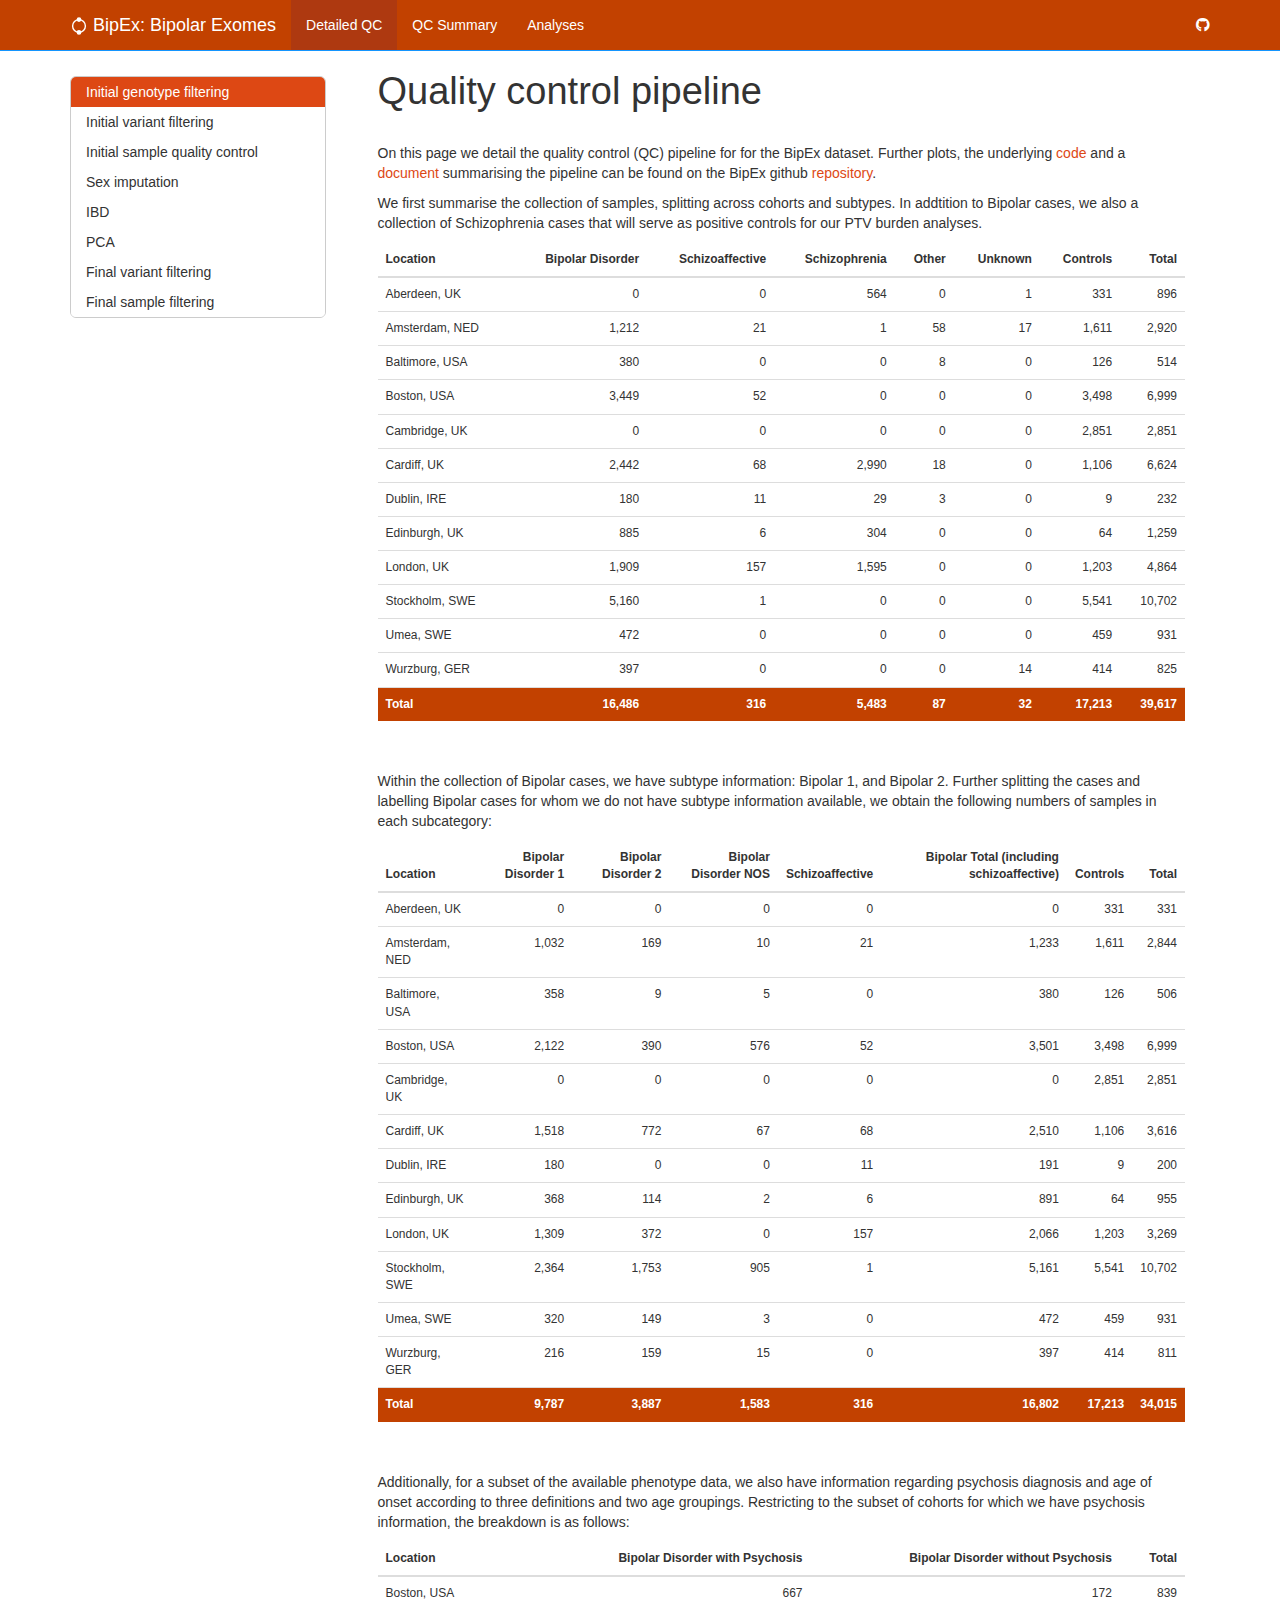
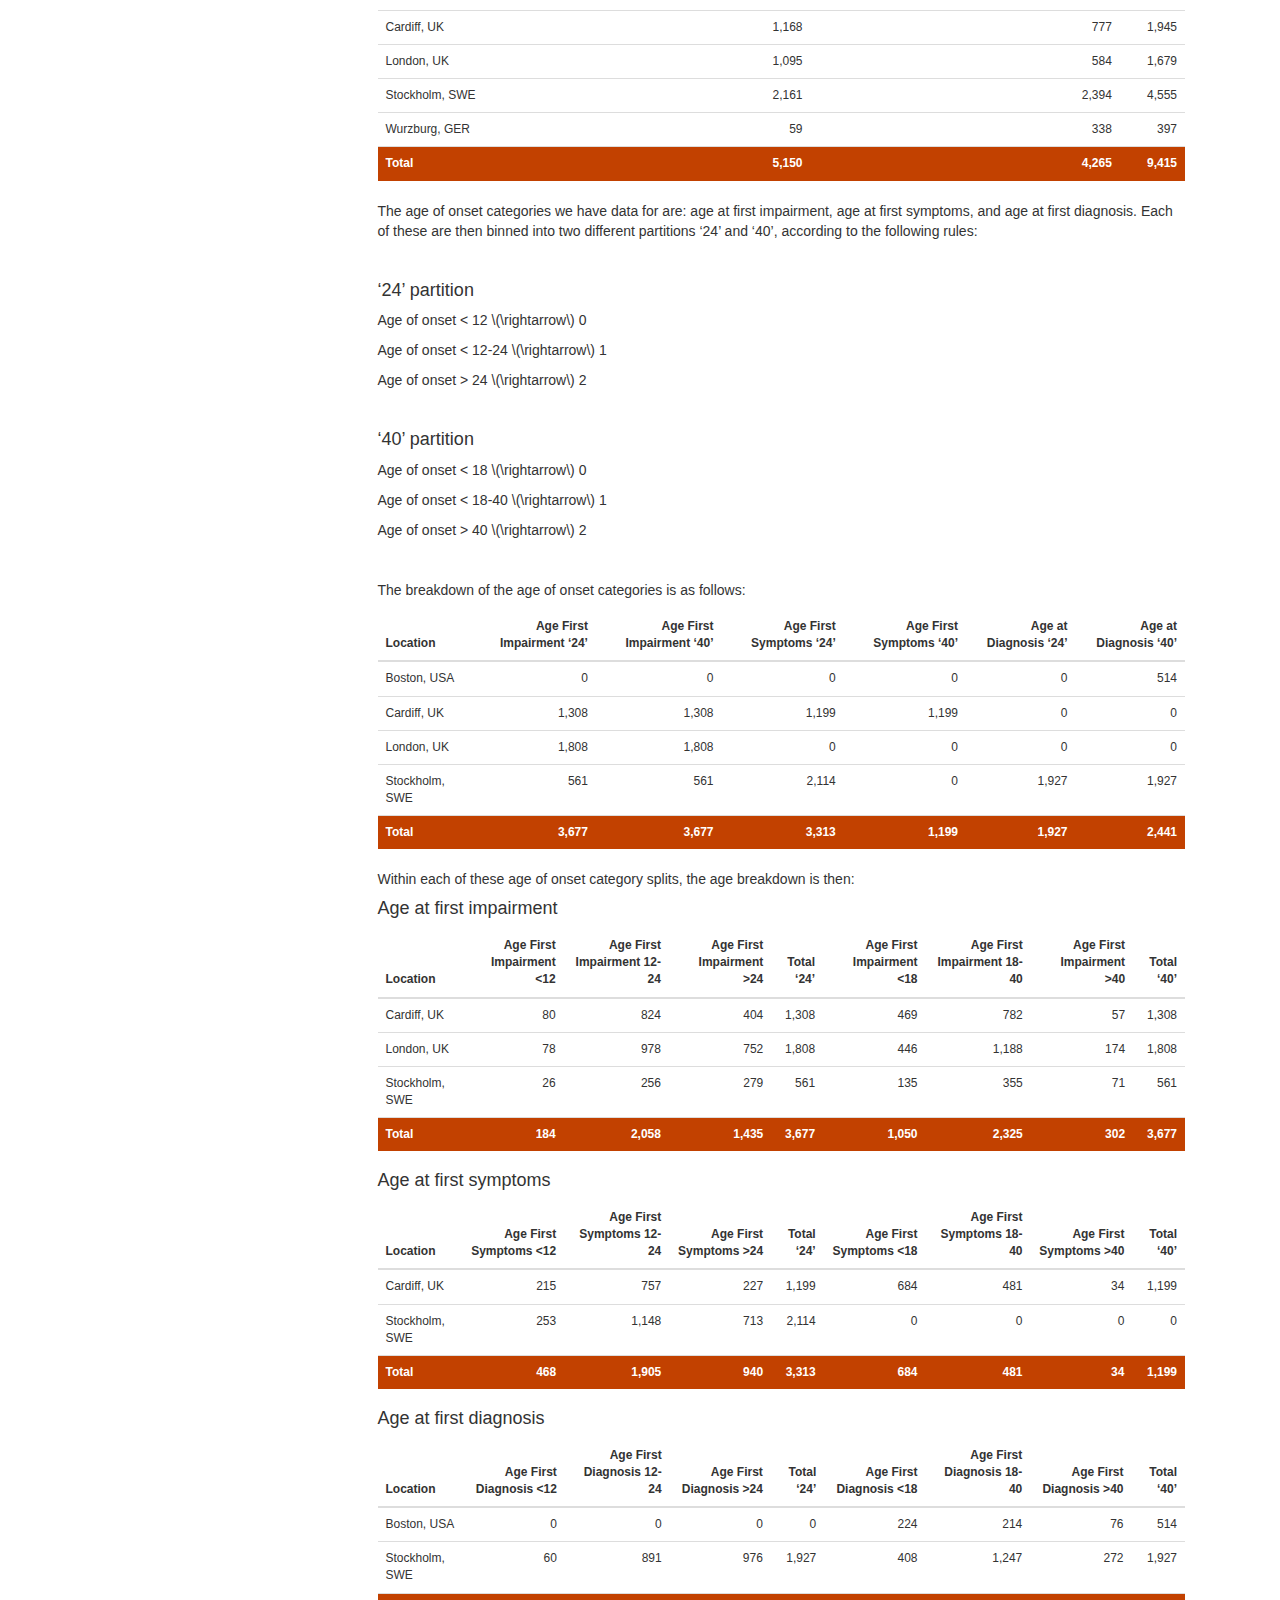
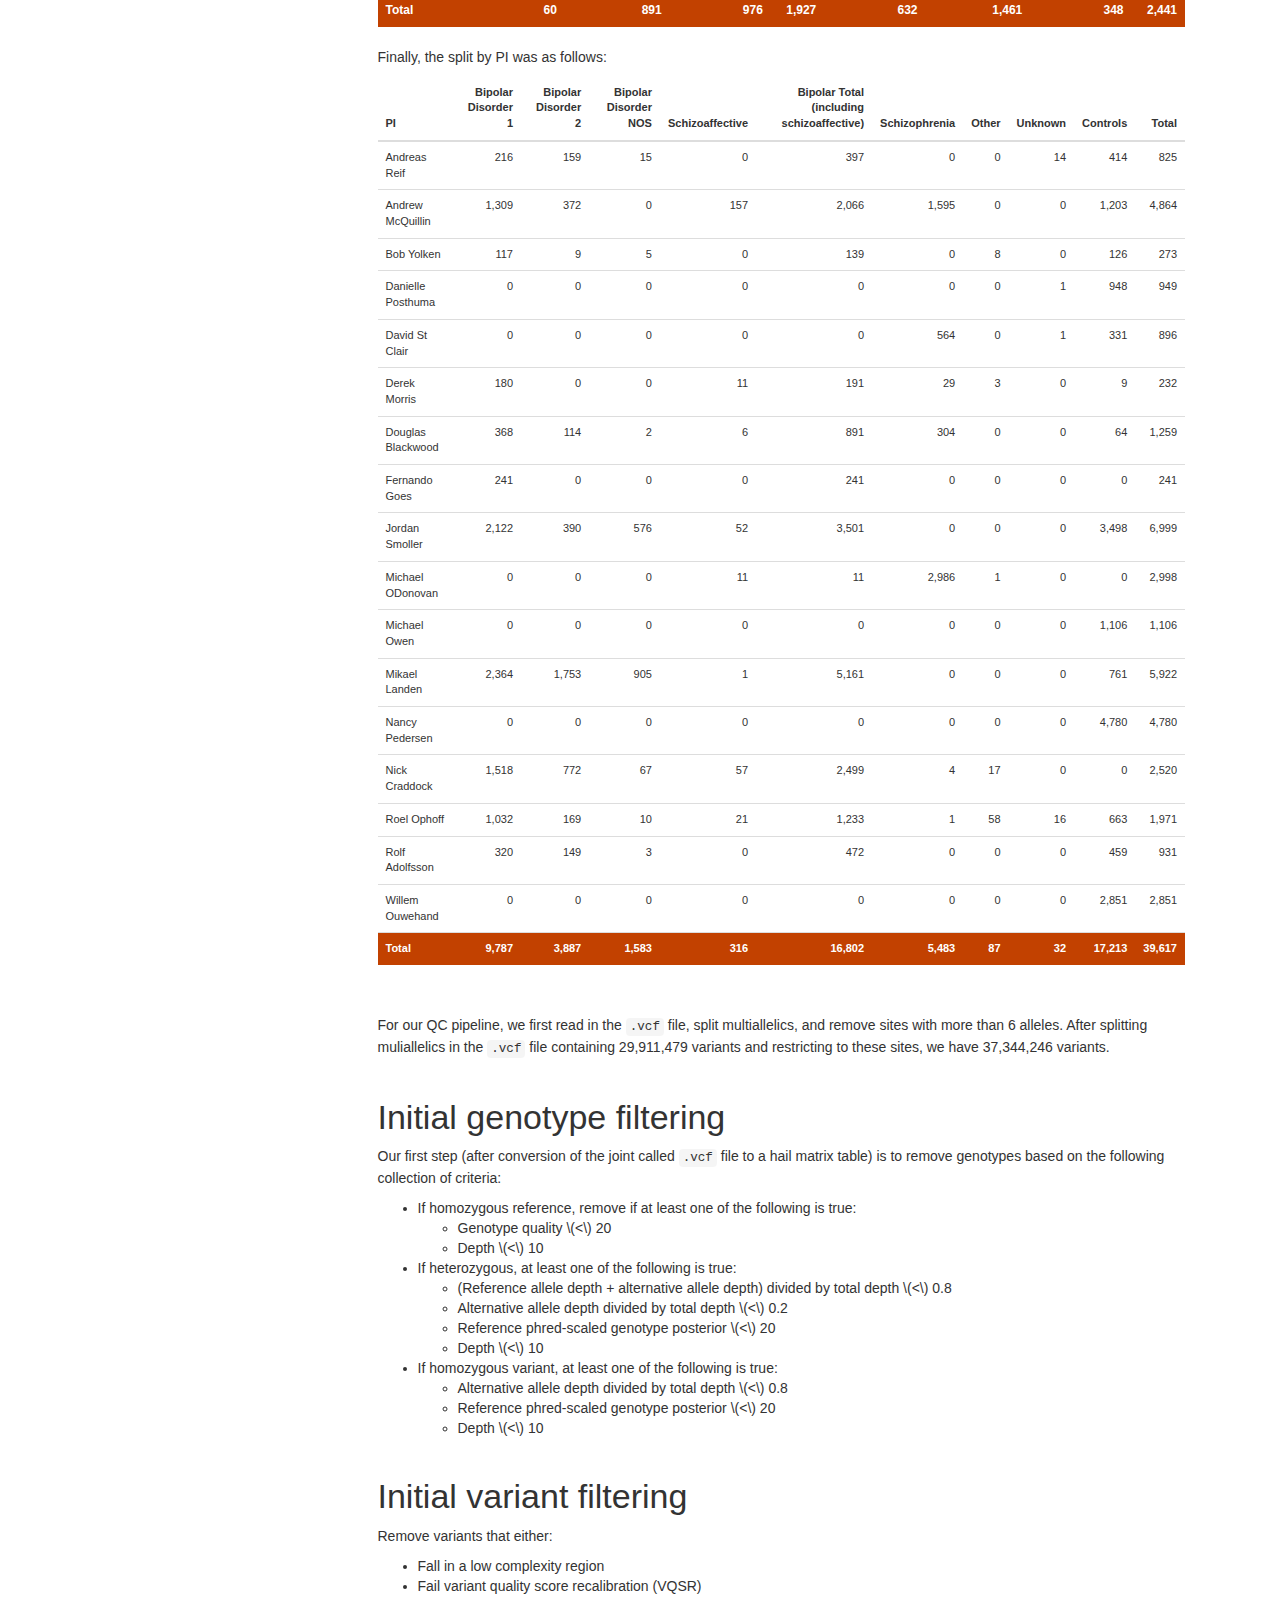
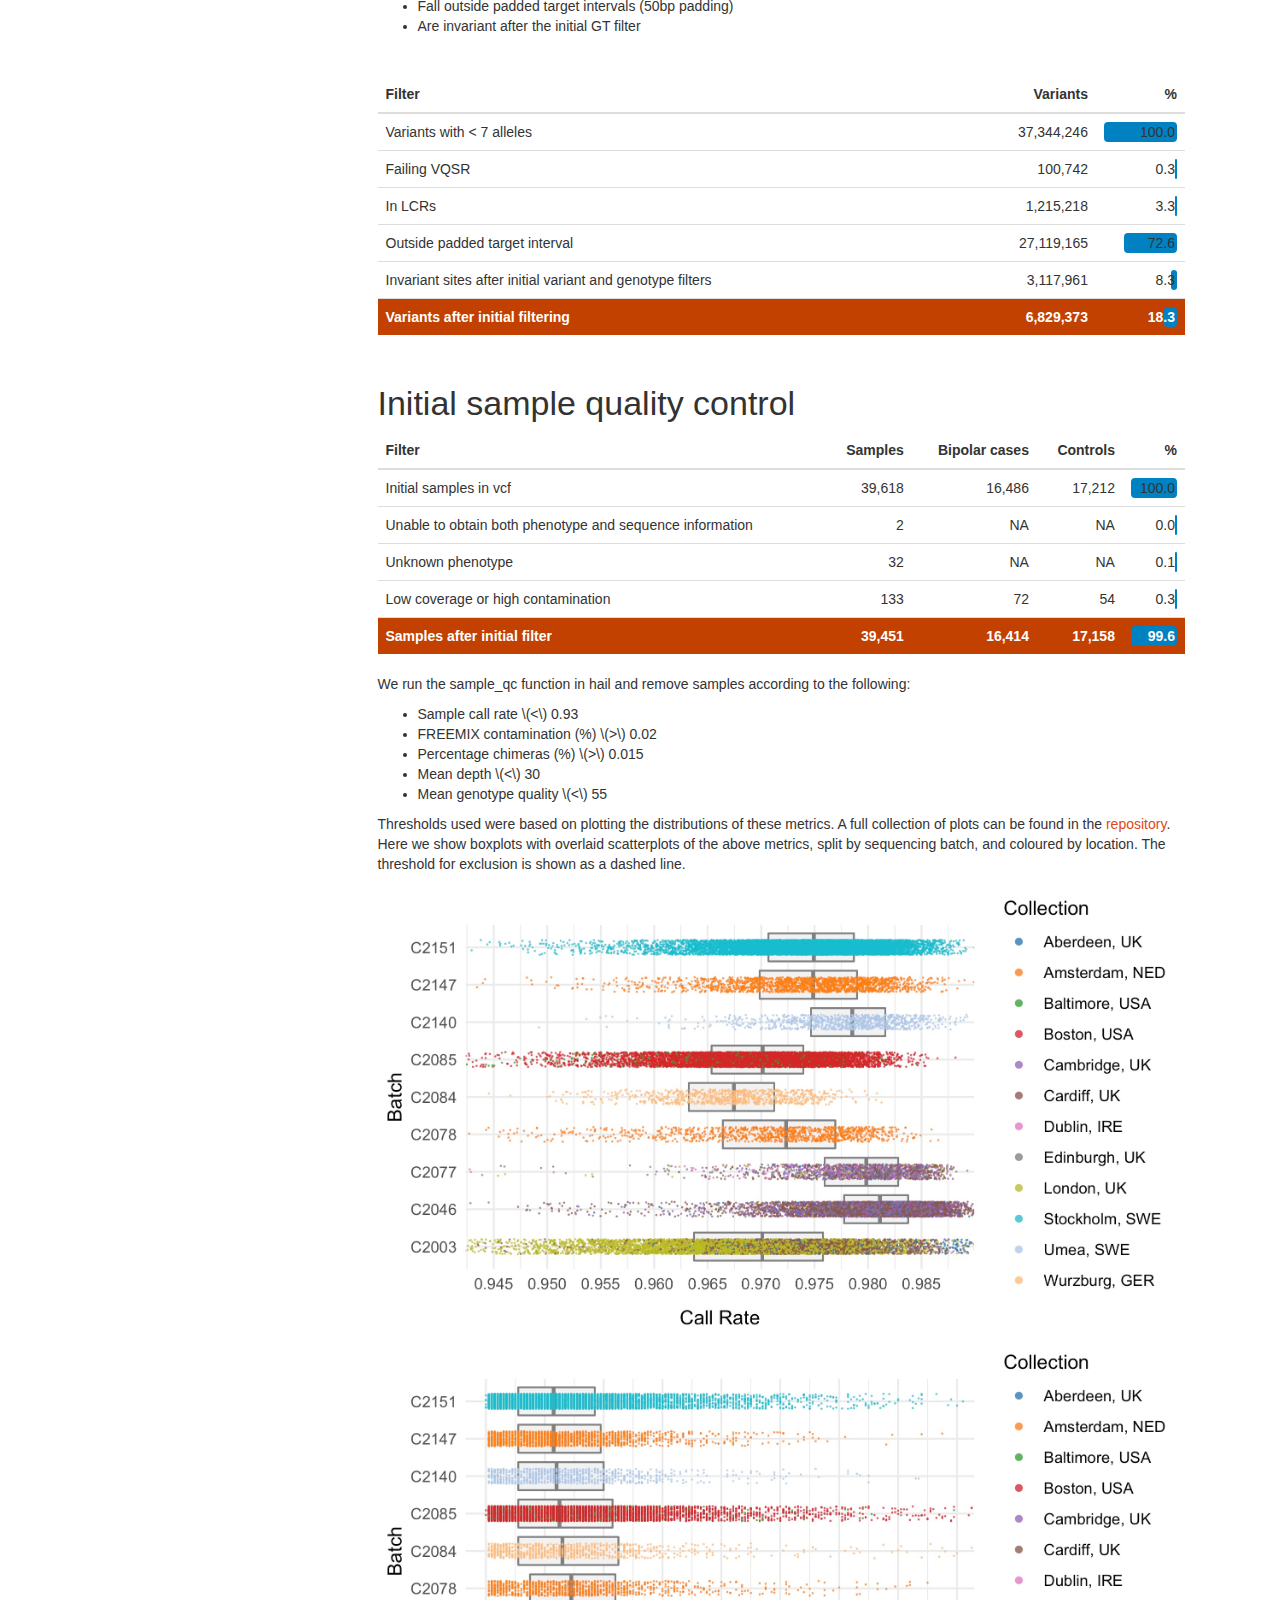
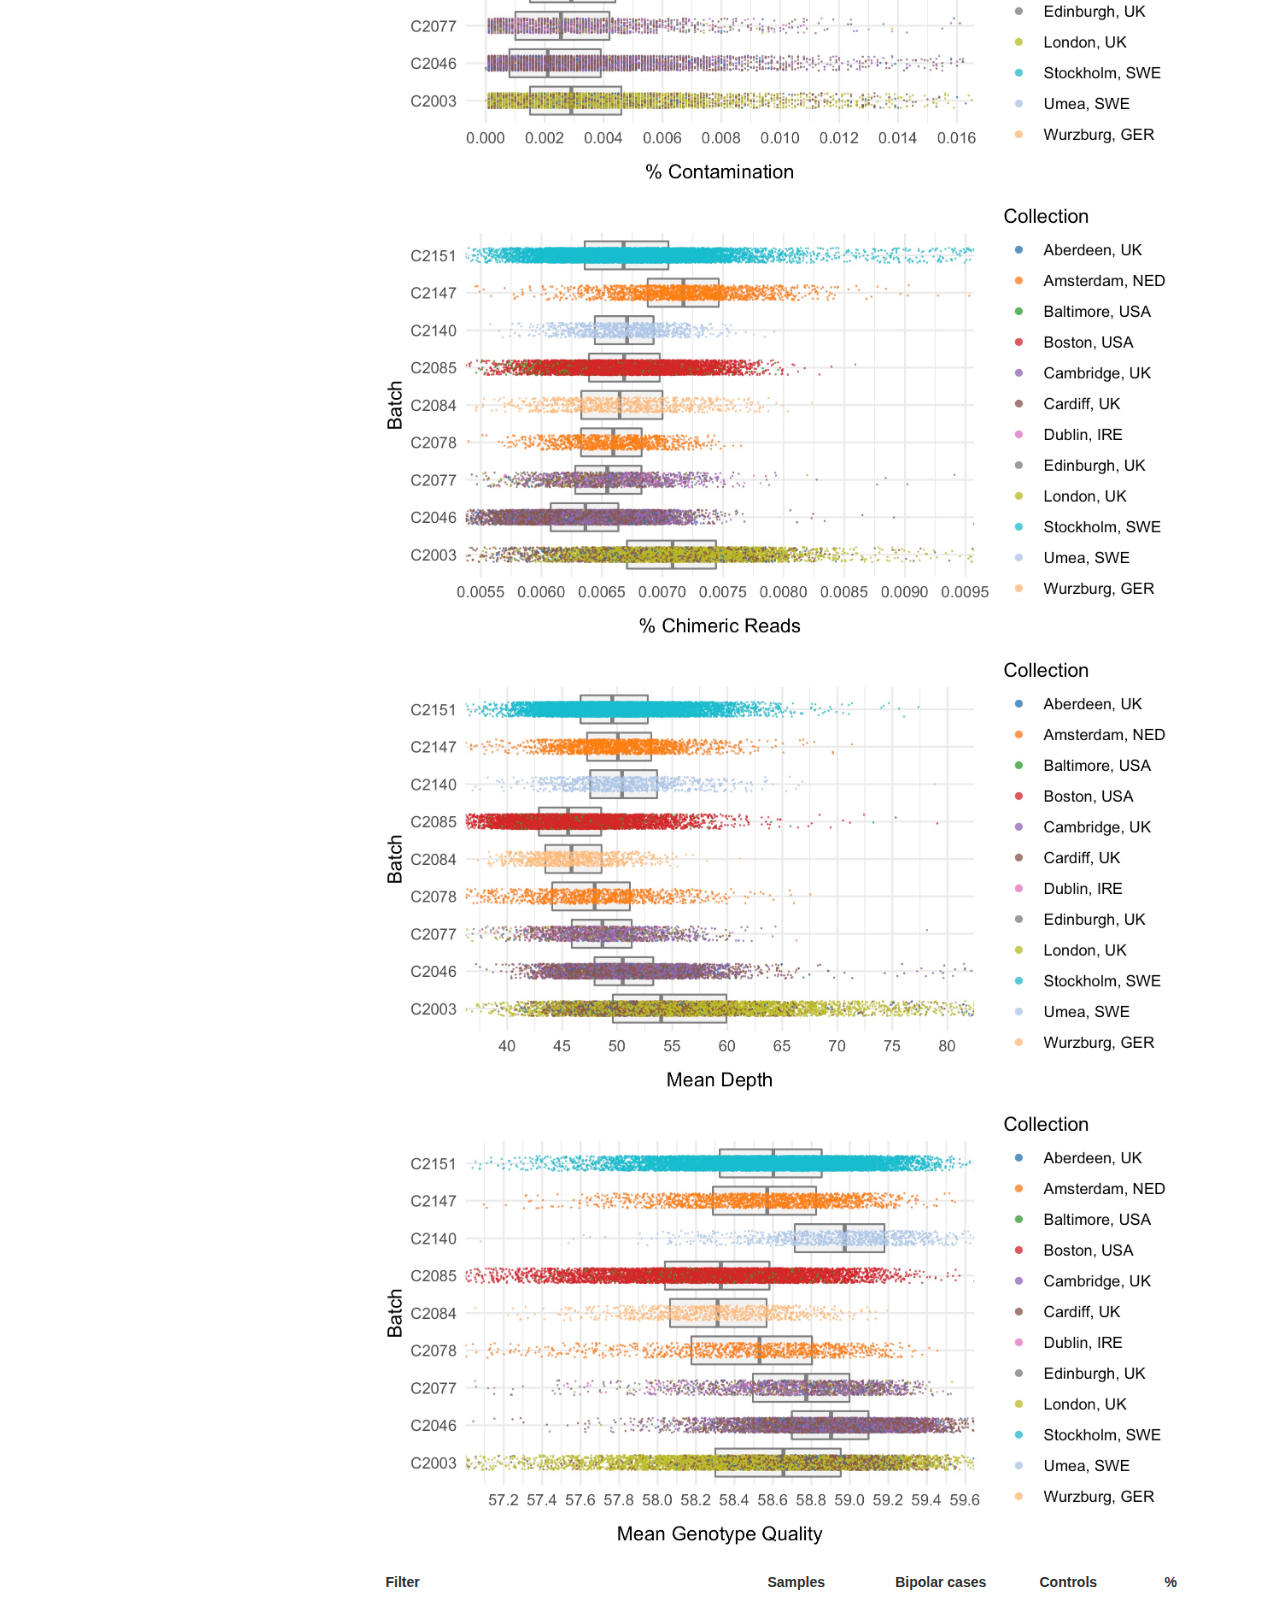
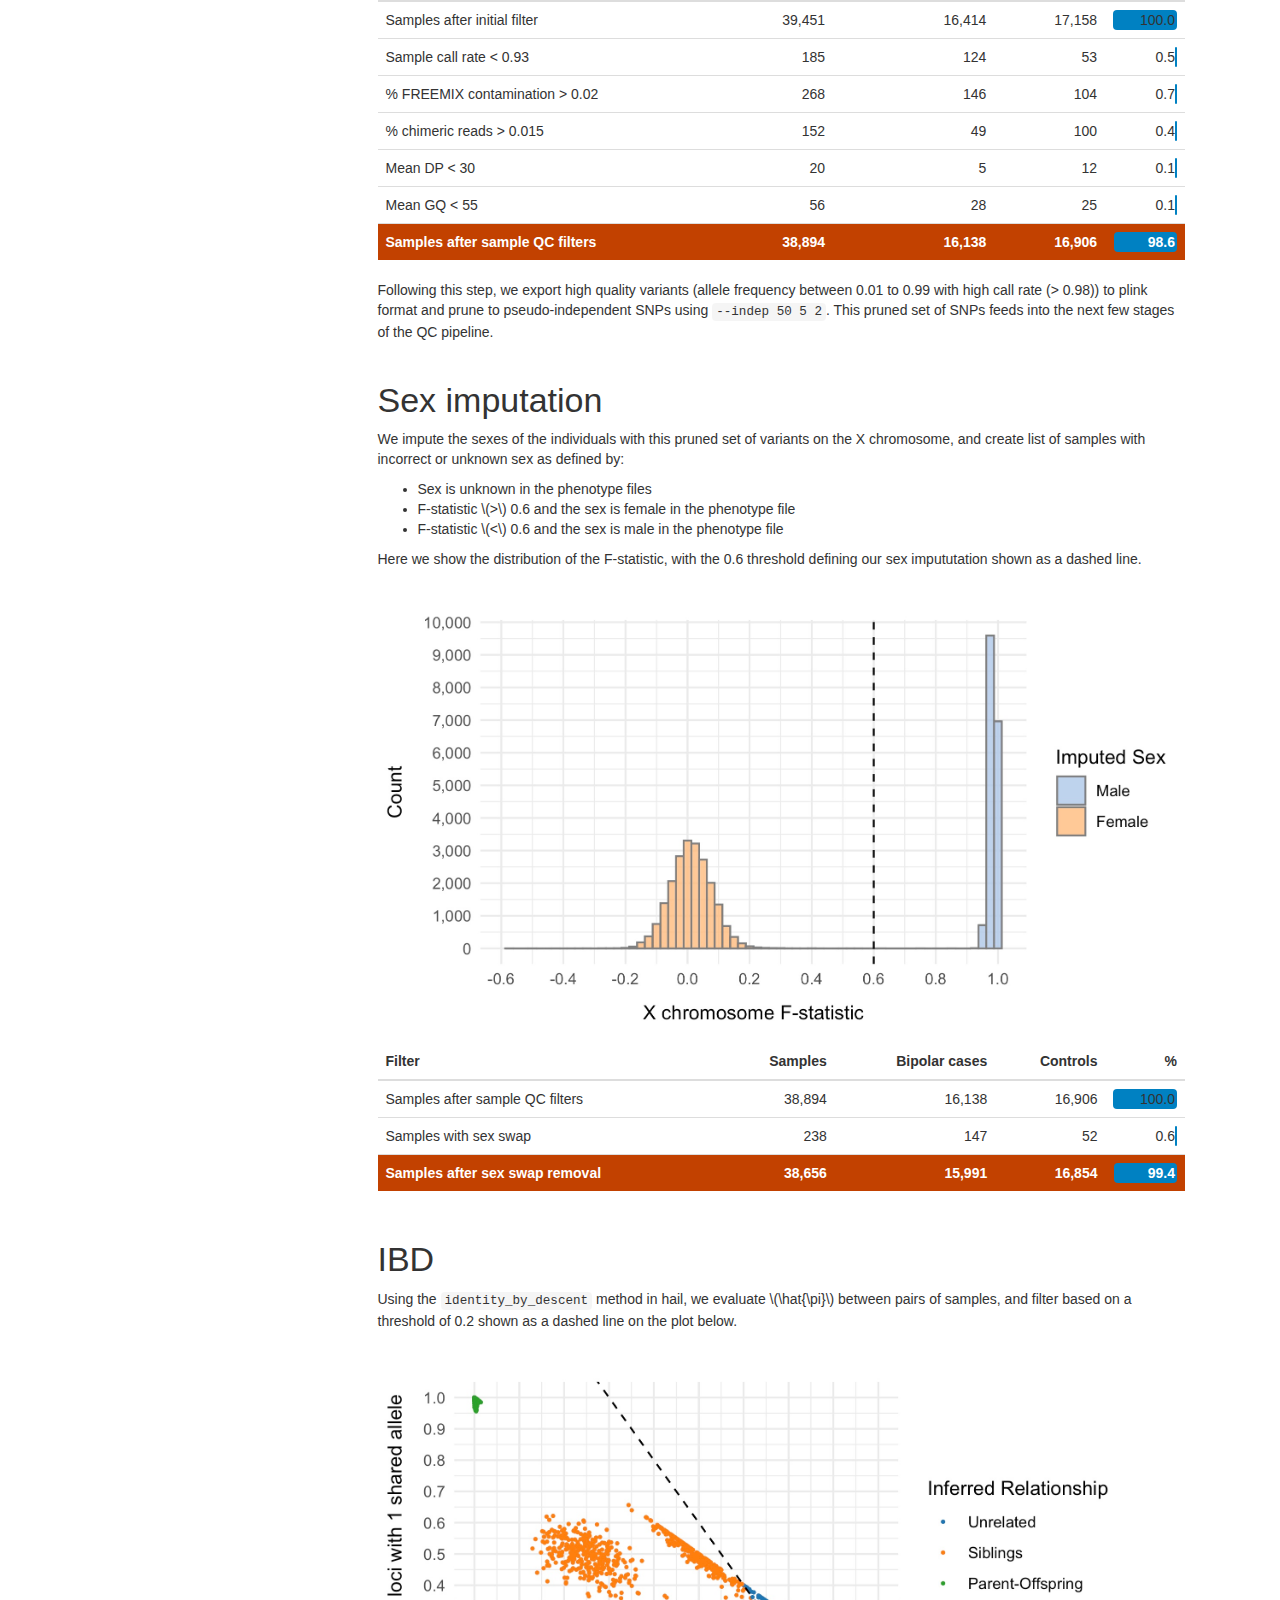
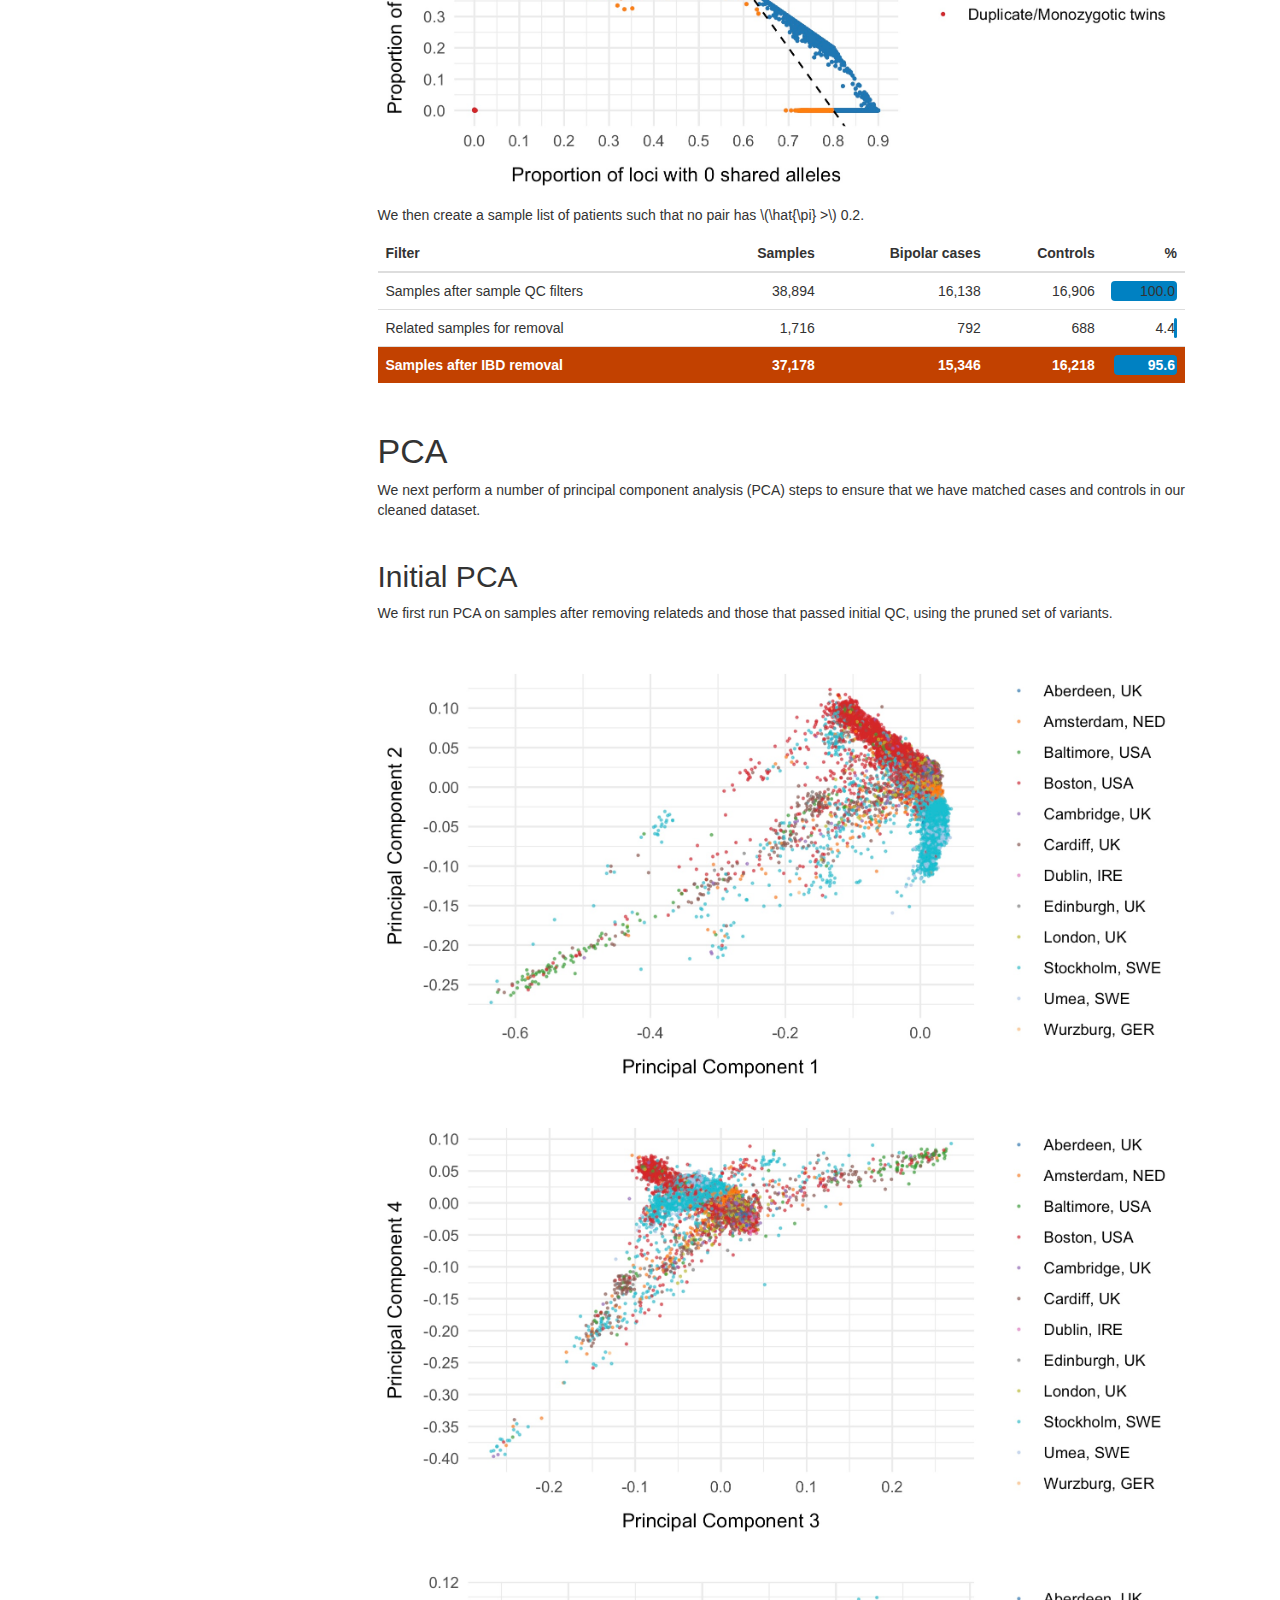
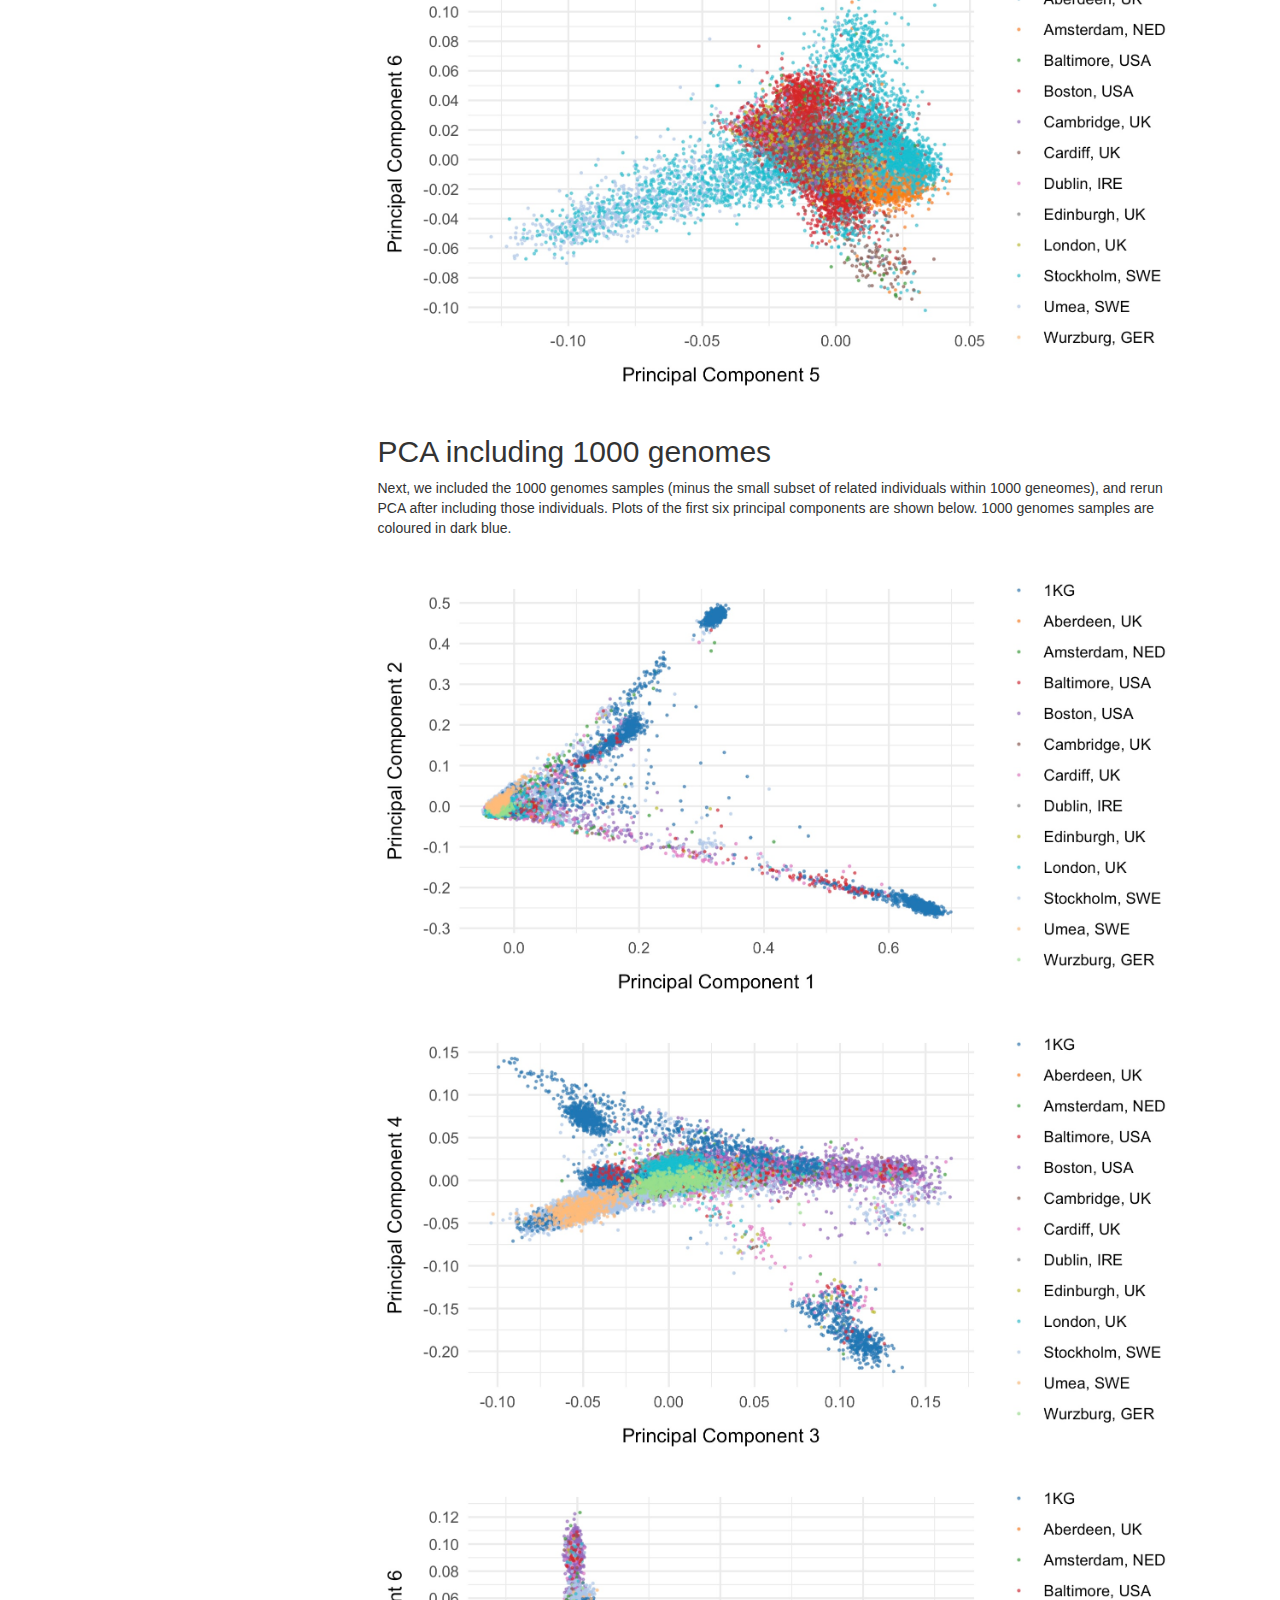
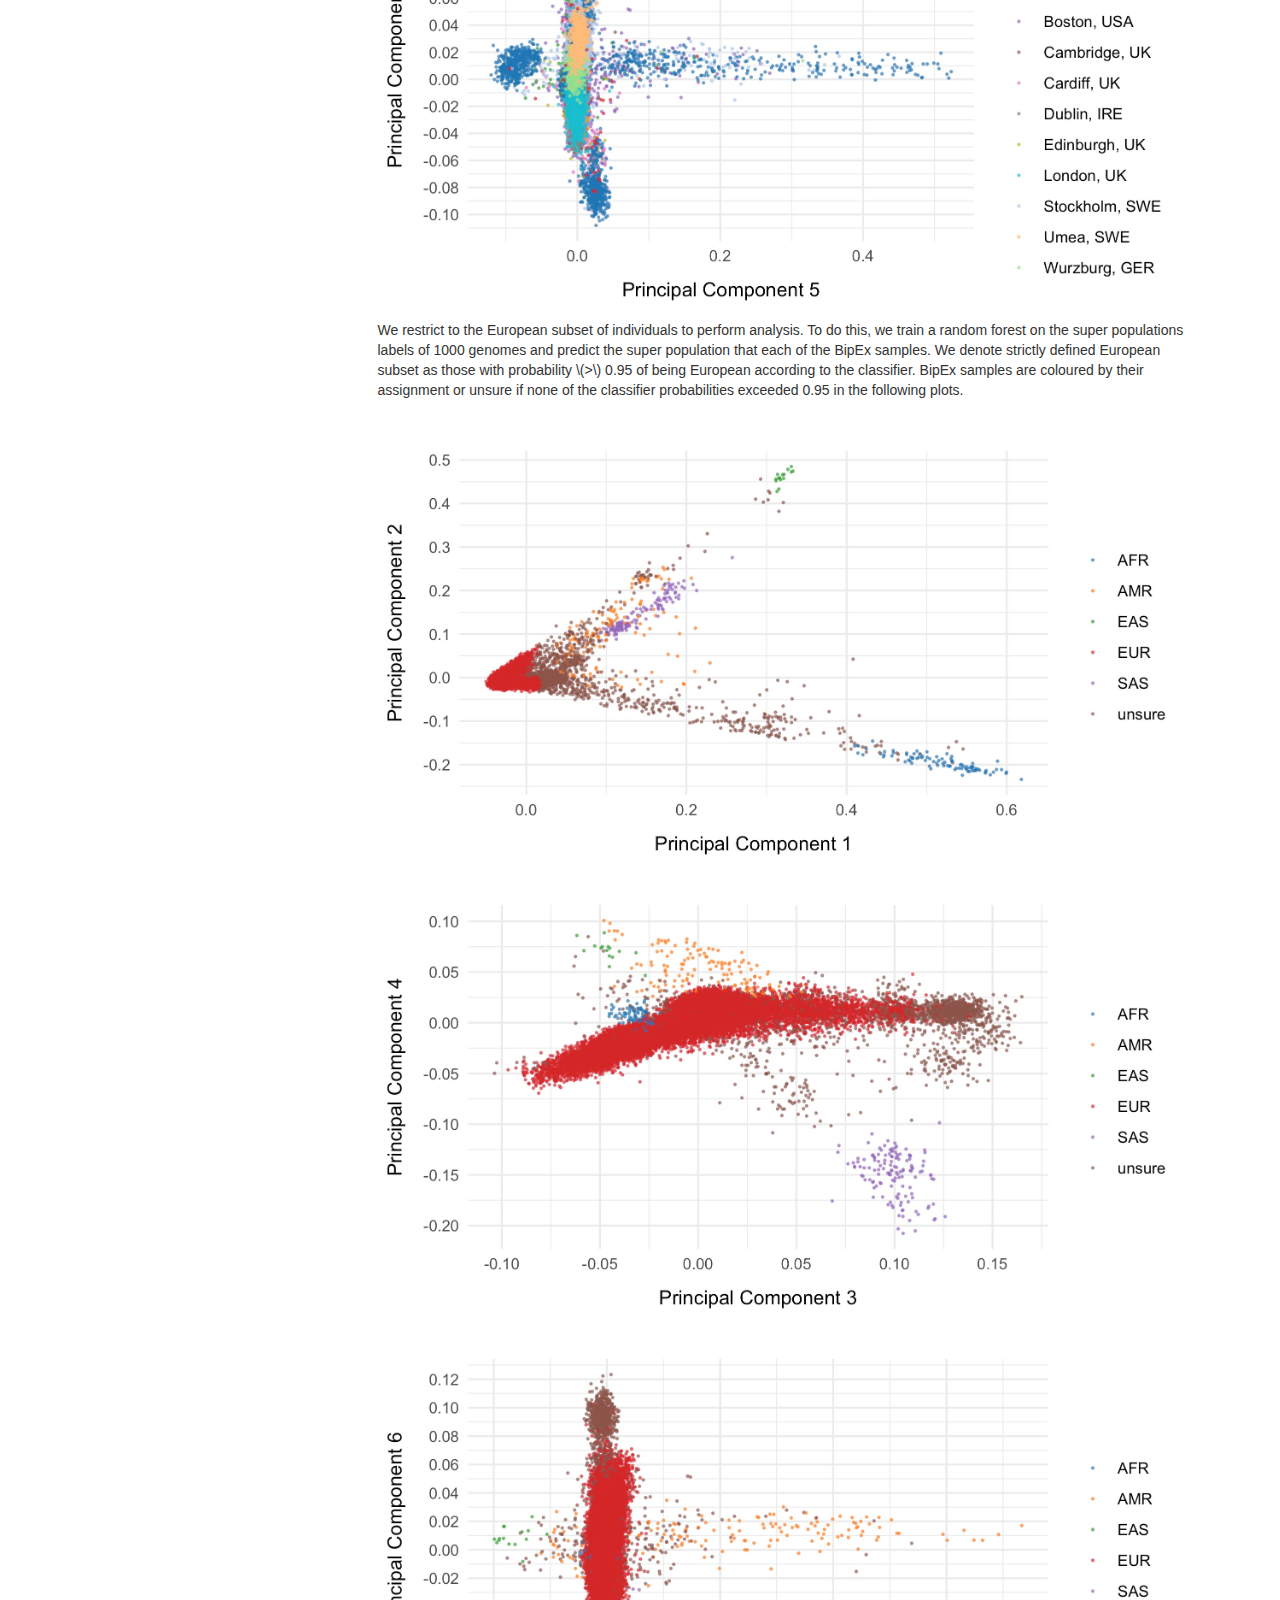
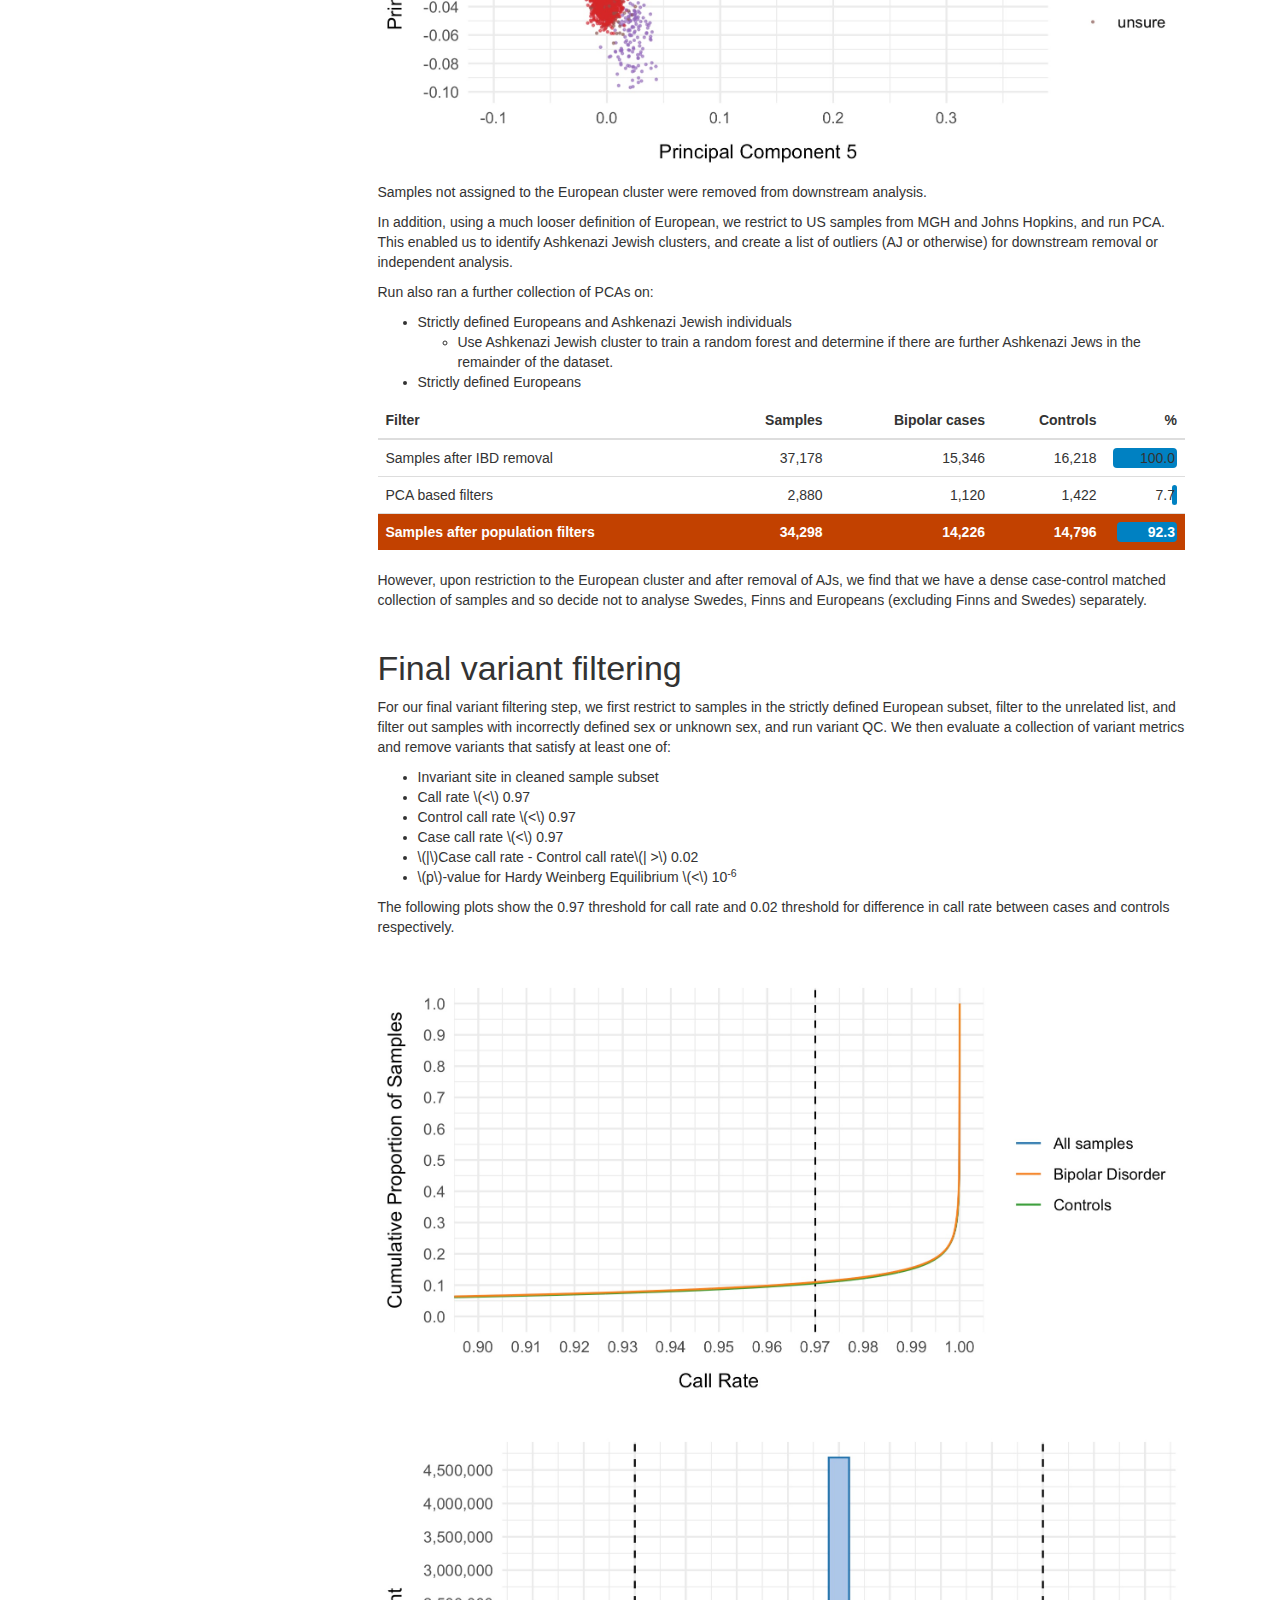
<file: docs/qc.html>
<!DOCTYPE html>

<html>

<head>

<meta charset="utf-8" />
<meta name="generator" content="pandoc" />
<meta http-equiv="X-UA-Compatible" content="IE=EDGE" />




<title>Quality control pipeline</title>

<script src="site_libs/header-attrs-2.3/header-attrs.js"></script>
<script src="site_libs/jquery-1.11.3/jquery.min.js"></script>
<meta name="viewport" content="width=device-width, initial-scale=1" />
<link href="site_libs/bootstrap-3.3.5/css/united.min.css" rel="stylesheet" />
<script src="site_libs/bootstrap-3.3.5/js/bootstrap.min.js"></script>
<script src="site_libs/bootstrap-3.3.5/shim/html5shiv.min.js"></script>
<script src="site_libs/bootstrap-3.3.5/shim/respond.min.js"></script>
<script src="site_libs/jqueryui-1.11.4/jquery-ui.min.js"></script>
<link href="site_libs/tocify-1.9.1/jquery.tocify.css" rel="stylesheet" />
<script src="site_libs/tocify-1.9.1/jquery.tocify.js"></script>
<script src="site_libs/navigation-1.1/tabsets.js"></script>
<script src="site_libs/accessible-code-block-0.0.1/empty-anchor.js"></script>
<link href="site_libs/pagedtable-1.1/css/pagedtable.css" rel="stylesheet" />
<script src="site_libs/pagedtable-1.1/js/pagedtable.js"></script>
<script src="site_libs/kePrint-0.0.1/kePrint.js"></script>
<link href="site_libs/font-awesome-5.1.0/css/all.css" rel="stylesheet" />
<link href="site_libs/font-awesome-5.1.0/css/v4-shims.css" rel="stylesheet" />




<style type="text/css">
h1 {
  font-size: 34px;
}
h1.title {
  font-size: 38px;
}
h2 {
  font-size: 30px;
}
h3 {
  font-size: 24px;
}
h4 {
  font-size: 18px;
}
h5 {
  font-size: 16px;
}
h6 {
  font-size: 12px;
}
.table th:not([align]) {
  text-align: left;
}
</style>

<link rel="stylesheet" href="my-style.css" type="text/css" />



<style type = "text/css">
.main-container {
  max-width: 940px;
  margin-left: auto;
  margin-right: auto;
}
code {
  color: inherit;
  background-color: rgba(0, 0, 0, 0.04);
}
img {
  max-width:100%;
}
.tabbed-pane {
  padding-top: 12px;
}
.html-widget {
  margin-bottom: 20px;
}
button.code-folding-btn:focus {
  outline: none;
}
summary {
  display: list-item;
}
</style>


<style type="text/css">
/* padding for bootstrap navbar */
body {
  padding-top: 51px;
  padding-bottom: 40px;
}
/* offset scroll position for anchor links (for fixed navbar)  */
.section h1 {
  padding-top: 56px;
  margin-top: -56px;
}
.section h2 {
  padding-top: 56px;
  margin-top: -56px;
}
.section h3 {
  padding-top: 56px;
  margin-top: -56px;
}
.section h4 {
  padding-top: 56px;
  margin-top: -56px;
}
.section h5 {
  padding-top: 56px;
  margin-top: -56px;
}
.section h6 {
  padding-top: 56px;
  margin-top: -56px;
}
.dropdown-submenu {
  position: relative;
}
.dropdown-submenu>.dropdown-menu {
  top: 0;
  left: 100%;
  margin-top: -6px;
  margin-left: -1px;
  border-radius: 0 6px 6px 6px;
}
.dropdown-submenu:hover>.dropdown-menu {
  display: block;
}
.dropdown-submenu>a:after {
  display: block;
  content: " ";
  float: right;
  width: 0;
  height: 0;
  border-color: transparent;
  border-style: solid;
  border-width: 5px 0 5px 5px;
  border-left-color: #cccccc;
  margin-top: 5px;
  margin-right: -10px;
}
.dropdown-submenu:hover>a:after {
  border-left-color: #ffffff;
}
.dropdown-submenu.pull-left {
  float: none;
}
.dropdown-submenu.pull-left>.dropdown-menu {
  left: -100%;
  margin-left: 10px;
  border-radius: 6px 0 6px 6px;
}
</style>

<script>
// manage active state of menu based on current page
$(document).ready(function () {
  // active menu anchor
  href = window.location.pathname
  href = href.substr(href.lastIndexOf('/') + 1)
  if (href === "")
    href = "index.html";
  var menuAnchor = $('a[href="' + href + '"]');

  // mark it active
  menuAnchor.parent().addClass('active');

  // if it's got a parent navbar menu mark it active as well
  menuAnchor.closest('li.dropdown').addClass('active');
});
</script>

<!-- tabsets -->

<style type="text/css">
.tabset-dropdown > .nav-tabs {
  display: inline-table;
  max-height: 500px;
  min-height: 44px;
  overflow-y: auto;
  background: white;
  border: 1px solid #ddd;
  border-radius: 4px;
}

.tabset-dropdown > .nav-tabs > li.active:before {
  content: "";
  font-family: 'Glyphicons Halflings';
  display: inline-block;
  padding: 10px;
  border-right: 1px solid #ddd;
}

.tabset-dropdown > .nav-tabs.nav-tabs-open > li.active:before {
  content: "&#xe258;";
  border: none;
}

.tabset-dropdown > .nav-tabs.nav-tabs-open:before {
  content: "";
  font-family: 'Glyphicons Halflings';
  display: inline-block;
  padding: 10px;
  border-right: 1px solid #ddd;
}

.tabset-dropdown > .nav-tabs > li.active {
  display: block;
}

.tabset-dropdown > .nav-tabs > li > a,
.tabset-dropdown > .nav-tabs > li > a:focus,
.tabset-dropdown > .nav-tabs > li > a:hover {
  border: none;
  display: inline-block;
  border-radius: 4px;
  background-color: transparent;
}

.tabset-dropdown > .nav-tabs.nav-tabs-open > li {
  display: block;
  float: none;
}

.tabset-dropdown > .nav-tabs > li {
  display: none;
}
</style>

<!-- code folding -->



<style type="text/css">

#TOC {
  margin: 25px 0px 20px 0px;
}
@media (max-width: 768px) {
#TOC {
  position: relative;
  width: 100%;
}
}

@media print {
.toc-content {
  /* see https://github.com/w3c/csswg-drafts/issues/4434 */
  float: right;
}
}

.toc-content {
  padding-left: 30px;
  padding-right: 40px;
}

div.main-container {
  max-width: 1200px;
}

div.tocify {
  width: 20%;
  max-width: 260px;
  max-height: 85%;
}

@media (min-width: 768px) and (max-width: 991px) {
  div.tocify {
    width: 25%;
  }
}

@media (max-width: 767px) {
  div.tocify {
    width: 100%;
    max-width: none;
  }
}

.tocify ul, .tocify li {
  line-height: 20px;
}

.tocify-subheader .tocify-item {
  font-size: 0.90em;
}

.tocify .list-group-item {
  border-radius: 0px;
}


</style>



</head>

<body>


<div class="container-fluid main-container">


<!-- setup 3col/9col grid for toc_float and main content  -->
<div class="row-fluid">
<div class="col-xs-12 col-sm-4 col-md-3">
<div id="TOC" class="tocify">
</div>
</div>

<div class="toc-content col-xs-12 col-sm-8 col-md-9">




<div class="navbar navbar-default  navbar-fixed-top" role="navigation">
  <div class="container">
    <div class="navbar-header">
      <button type="button" class="navbar-toggle collapsed" data-toggle="collapse" data-target="#navbar">
        <span class="icon-bar"></span>
        <span class="icon-bar"></span>
        <span class="icon-bar"></span>
      </button>
      <a class="navbar-brand" href="index.html"><div><img src="bipex_white.svg" style="width:18px;height:18px;"/> BipEx: Bipolar Exomes</div></a>
    </div>
    <div id="navbar" class="navbar-collapse collapse">
      <ul class="nav navbar-nav">
        <li>
  <a href="qc.html">Detailed QC</a>
</li>
<li>
  <a href="qc_summary.html">QC Summary</a>
</li>
<li>
  <a href="analyses.html">Analyses</a>
</li>
      </ul>
      <ul class="nav navbar-nav navbar-right">
        <li>
  <a href="https://github.com/astheeggeggs/BipEx">
    <span class="fa fa-github"></span>
     
  </a>
</li>
      </ul>
    </div><!--/.nav-collapse -->
  </div><!--/.container -->
</div><!--/.navbar -->

<div class="fluid-row" id="header">



<h1 class="title toc-ignore">Quality control pipeline</h1>

</div>


<p><br> On this page we detail the quality control (QC) pipeline for for the BipEx dataset. Further plots, the underlying <a href="https://github.com/astheeggeggs/BipEx/tree/master/scripts_BipEx/QC_BipEx">code</a> and a <a href="https://github.com/astheeggeggs/BipEx/blob/master/scripts_BipEx/QC_BipEx/QC_pipeline_writeup/pipeline_writeup.pdf">document</a> summarising the pipeline can be found on the BipEx github <a href="https://github.com/astheeggeggs/BipEx">repository</a>.</p>
<p>We first summarise the collection of samples, splitting across cohorts and subtypes. In addtition to Bipolar cases, we also a collection of Schizophrenia cases that will serve as positive controls for our PTV burden analyses.</p>
<table class="table table-hover" style="font-size: 12px; margin-left: auto; margin-right: auto;">
<thead>
<tr>
<th style="text-align:left;font-weight: bold;">
Location
</th>
<th style="text-align:right;font-weight: bold;">
Bipolar Disorder
</th>
<th style="text-align:right;font-weight: bold;">
Schizoaffective
</th>
<th style="text-align:right;font-weight: bold;">
Schizophrenia
</th>
<th style="text-align:right;font-weight: bold;">
Other
</th>
<th style="text-align:right;font-weight: bold;">
Unknown
</th>
<th style="text-align:right;font-weight: bold;">
Controls
</th>
<th style="text-align:right;font-weight: bold;">
Total
</th>
</tr>
</thead>
<tbody>
<tr>
<td style="text-align:left;">
Aberdeen, UK
</td>
<td style="text-align:right;">
0
</td>
<td style="text-align:right;">
0
</td>
<td style="text-align:right;">
564
</td>
<td style="text-align:right;">
0
</td>
<td style="text-align:right;">
1
</td>
<td style="text-align:right;">
331
</td>
<td style="text-align:right;">
896
</td>
</tr>
<tr>
<td style="text-align:left;">
Amsterdam, NED
</td>
<td style="text-align:right;">
1,212
</td>
<td style="text-align:right;">
21
</td>
<td style="text-align:right;">
1
</td>
<td style="text-align:right;">
58
</td>
<td style="text-align:right;">
17
</td>
<td style="text-align:right;">
1,611
</td>
<td style="text-align:right;">
2,920
</td>
</tr>
<tr>
<td style="text-align:left;">
Baltimore, USA
</td>
<td style="text-align:right;">
380
</td>
<td style="text-align:right;">
0
</td>
<td style="text-align:right;">
0
</td>
<td style="text-align:right;">
8
</td>
<td style="text-align:right;">
0
</td>
<td style="text-align:right;">
126
</td>
<td style="text-align:right;">
514
</td>
</tr>
<tr>
<td style="text-align:left;">
Boston, USA
</td>
<td style="text-align:right;">
3,449
</td>
<td style="text-align:right;">
52
</td>
<td style="text-align:right;">
0
</td>
<td style="text-align:right;">
0
</td>
<td style="text-align:right;">
0
</td>
<td style="text-align:right;">
3,498
</td>
<td style="text-align:right;">
6,999
</td>
</tr>
<tr>
<td style="text-align:left;">
Cambridge, UK
</td>
<td style="text-align:right;">
0
</td>
<td style="text-align:right;">
0
</td>
<td style="text-align:right;">
0
</td>
<td style="text-align:right;">
0
</td>
<td style="text-align:right;">
0
</td>
<td style="text-align:right;">
2,851
</td>
<td style="text-align:right;">
2,851
</td>
</tr>
<tr>
<td style="text-align:left;">
Cardiff, UK
</td>
<td style="text-align:right;">
2,442
</td>
<td style="text-align:right;">
68
</td>
<td style="text-align:right;">
2,990
</td>
<td style="text-align:right;">
18
</td>
<td style="text-align:right;">
0
</td>
<td style="text-align:right;">
1,106
</td>
<td style="text-align:right;">
6,624
</td>
</tr>
<tr>
<td style="text-align:left;">
Dublin, IRE
</td>
<td style="text-align:right;">
180
</td>
<td style="text-align:right;">
11
</td>
<td style="text-align:right;">
29
</td>
<td style="text-align:right;">
3
</td>
<td style="text-align:right;">
0
</td>
<td style="text-align:right;">
9
</td>
<td style="text-align:right;">
232
</td>
</tr>
<tr>
<td style="text-align:left;">
Edinburgh, UK
</td>
<td style="text-align:right;">
885
</td>
<td style="text-align:right;">
6
</td>
<td style="text-align:right;">
304
</td>
<td style="text-align:right;">
0
</td>
<td style="text-align:right;">
0
</td>
<td style="text-align:right;">
64
</td>
<td style="text-align:right;">
1,259
</td>
</tr>
<tr>
<td style="text-align:left;">
London, UK
</td>
<td style="text-align:right;">
1,909
</td>
<td style="text-align:right;">
157
</td>
<td style="text-align:right;">
1,595
</td>
<td style="text-align:right;">
0
</td>
<td style="text-align:right;">
0
</td>
<td style="text-align:right;">
1,203
</td>
<td style="text-align:right;">
4,864
</td>
</tr>
<tr>
<td style="text-align:left;">
Stockholm, SWE
</td>
<td style="text-align:right;">
5,160
</td>
<td style="text-align:right;">
1
</td>
<td style="text-align:right;">
0
</td>
<td style="text-align:right;">
0
</td>
<td style="text-align:right;">
0
</td>
<td style="text-align:right;">
5,541
</td>
<td style="text-align:right;">
10,702
</td>
</tr>
<tr>
<td style="text-align:left;">
Umea, SWE
</td>
<td style="text-align:right;">
472
</td>
<td style="text-align:right;">
0
</td>
<td style="text-align:right;">
0
</td>
<td style="text-align:right;">
0
</td>
<td style="text-align:right;">
0
</td>
<td style="text-align:right;">
459
</td>
<td style="text-align:right;">
931
</td>
</tr>
<tr>
<td style="text-align:left;">
Wurzburg, GER
</td>
<td style="text-align:right;">
397
</td>
<td style="text-align:right;">
0
</td>
<td style="text-align:right;">
0
</td>
<td style="text-align:right;">
0
</td>
<td style="text-align:right;">
14
</td>
<td style="text-align:right;">
414
</td>
<td style="text-align:right;">
825
</td>
</tr>
<tr>
<td style="text-align:left;font-weight: bold;color: white !important;background-color: #c24100 !important;">
Total
</td>
<td style="text-align:right;font-weight: bold;color: white !important;background-color: #c24100 !important;">
16,486
</td>
<td style="text-align:right;font-weight: bold;color: white !important;background-color: #c24100 !important;">
316
</td>
<td style="text-align:right;font-weight: bold;color: white !important;background-color: #c24100 !important;">
5,483
</td>
<td style="text-align:right;font-weight: bold;color: white !important;background-color: #c24100 !important;">
87
</td>
<td style="text-align:right;font-weight: bold;color: white !important;background-color: #c24100 !important;">
32
</td>
<td style="text-align:right;font-weight: bold;color: white !important;background-color: #c24100 !important;">
17,213
</td>
<td style="text-align:right;font-weight: bold;color: white !important;background-color: #c24100 !important;">
39,617
</td>
</tr>
</tbody>
</table>
<p><br></p>
<p>Within the collection of Bipolar cases, we have subtype information: Bipolar 1, and Bipolar 2. Further splitting the cases and labelling Bipolar cases for whom we do not have subtype information available, we obtain the following numbers of samples in each subcategory:</p>
<table class="table table-hover" style="font-size: 12px; margin-left: auto; margin-right: auto;">
<thead>
<tr>
<th style="text-align:left;font-weight: bold;">
Location
</th>
<th style="text-align:right;font-weight: bold;">
Bipolar Disorder 1
</th>
<th style="text-align:right;font-weight: bold;">
Bipolar Disorder 2
</th>
<th style="text-align:right;font-weight: bold;">
Bipolar Disorder NOS
</th>
<th style="text-align:right;font-weight: bold;">
Schizoaffective
</th>
<th style="text-align:right;font-weight: bold;">
Bipolar Total (including schizoaffective)
</th>
<th style="text-align:right;font-weight: bold;">
Controls
</th>
<th style="text-align:right;font-weight: bold;">
Total
</th>
</tr>
</thead>
<tbody>
<tr>
<td style="text-align:left;">
Aberdeen, UK
</td>
<td style="text-align:right;">
0
</td>
<td style="text-align:right;">
0
</td>
<td style="text-align:right;">
0
</td>
<td style="text-align:right;">
0
</td>
<td style="text-align:right;">
0
</td>
<td style="text-align:right;">
331
</td>
<td style="text-align:right;">
331
</td>
</tr>
<tr>
<td style="text-align:left;">
Amsterdam, NED
</td>
<td style="text-align:right;">
1,032
</td>
<td style="text-align:right;">
169
</td>
<td style="text-align:right;">
10
</td>
<td style="text-align:right;">
21
</td>
<td style="text-align:right;">
1,233
</td>
<td style="text-align:right;">
1,611
</td>
<td style="text-align:right;">
2,844
</td>
</tr>
<tr>
<td style="text-align:left;">
Baltimore, USA
</td>
<td style="text-align:right;">
358
</td>
<td style="text-align:right;">
9
</td>
<td style="text-align:right;">
5
</td>
<td style="text-align:right;">
0
</td>
<td style="text-align:right;">
380
</td>
<td style="text-align:right;">
126
</td>
<td style="text-align:right;">
506
</td>
</tr>
<tr>
<td style="text-align:left;">
Boston, USA
</td>
<td style="text-align:right;">
2,122
</td>
<td style="text-align:right;">
390
</td>
<td style="text-align:right;">
576
</td>
<td style="text-align:right;">
52
</td>
<td style="text-align:right;">
3,501
</td>
<td style="text-align:right;">
3,498
</td>
<td style="text-align:right;">
6,999
</td>
</tr>
<tr>
<td style="text-align:left;">
Cambridge, UK
</td>
<td style="text-align:right;">
0
</td>
<td style="text-align:right;">
0
</td>
<td style="text-align:right;">
0
</td>
<td style="text-align:right;">
0
</td>
<td style="text-align:right;">
0
</td>
<td style="text-align:right;">
2,851
</td>
<td style="text-align:right;">
2,851
</td>
</tr>
<tr>
<td style="text-align:left;">
Cardiff, UK
</td>
<td style="text-align:right;">
1,518
</td>
<td style="text-align:right;">
772
</td>
<td style="text-align:right;">
67
</td>
<td style="text-align:right;">
68
</td>
<td style="text-align:right;">
2,510
</td>
<td style="text-align:right;">
1,106
</td>
<td style="text-align:right;">
3,616
</td>
</tr>
<tr>
<td style="text-align:left;">
Dublin, IRE
</td>
<td style="text-align:right;">
180
</td>
<td style="text-align:right;">
0
</td>
<td style="text-align:right;">
0
</td>
<td style="text-align:right;">
11
</td>
<td style="text-align:right;">
191
</td>
<td style="text-align:right;">
9
</td>
<td style="text-align:right;">
200
</td>
</tr>
<tr>
<td style="text-align:left;">
Edinburgh, UK
</td>
<td style="text-align:right;">
368
</td>
<td style="text-align:right;">
114
</td>
<td style="text-align:right;">
2
</td>
<td style="text-align:right;">
6
</td>
<td style="text-align:right;">
891
</td>
<td style="text-align:right;">
64
</td>
<td style="text-align:right;">
955
</td>
</tr>
<tr>
<td style="text-align:left;">
London, UK
</td>
<td style="text-align:right;">
1,309
</td>
<td style="text-align:right;">
372
</td>
<td style="text-align:right;">
0
</td>
<td style="text-align:right;">
157
</td>
<td style="text-align:right;">
2,066
</td>
<td style="text-align:right;">
1,203
</td>
<td style="text-align:right;">
3,269
</td>
</tr>
<tr>
<td style="text-align:left;">
Stockholm, SWE
</td>
<td style="text-align:right;">
2,364
</td>
<td style="text-align:right;">
1,753
</td>
<td style="text-align:right;">
905
</td>
<td style="text-align:right;">
1
</td>
<td style="text-align:right;">
5,161
</td>
<td style="text-align:right;">
5,541
</td>
<td style="text-align:right;">
10,702
</td>
</tr>
<tr>
<td style="text-align:left;">
Umea, SWE
</td>
<td style="text-align:right;">
320
</td>
<td style="text-align:right;">
149
</td>
<td style="text-align:right;">
3
</td>
<td style="text-align:right;">
0
</td>
<td style="text-align:right;">
472
</td>
<td style="text-align:right;">
459
</td>
<td style="text-align:right;">
931
</td>
</tr>
<tr>
<td style="text-align:left;">
Wurzburg, GER
</td>
<td style="text-align:right;">
216
</td>
<td style="text-align:right;">
159
</td>
<td style="text-align:right;">
15
</td>
<td style="text-align:right;">
0
</td>
<td style="text-align:right;">
397
</td>
<td style="text-align:right;">
414
</td>
<td style="text-align:right;">
811
</td>
</tr>
<tr>
<td style="text-align:left;font-weight: bold;color: white !important;background-color: #c24100 !important;">
Total
</td>
<td style="text-align:right;font-weight: bold;color: white !important;background-color: #c24100 !important;">
9,787
</td>
<td style="text-align:right;font-weight: bold;color: white !important;background-color: #c24100 !important;">
3,887
</td>
<td style="text-align:right;font-weight: bold;color: white !important;background-color: #c24100 !important;">
1,583
</td>
<td style="text-align:right;font-weight: bold;color: white !important;background-color: #c24100 !important;">
316
</td>
<td style="text-align:right;font-weight: bold;color: white !important;background-color: #c24100 !important;">
16,802
</td>
<td style="text-align:right;font-weight: bold;color: white !important;background-color: #c24100 !important;">
17,213
</td>
<td style="text-align:right;font-weight: bold;color: white !important;background-color: #c24100 !important;">
34,015
</td>
</tr>
</tbody>
</table>
<p><br></p>
<p>Additionally, for a subset of the available phenotype data, we also have information regarding psychosis diagnosis and age of onset according to three definitions and two age groupings. Restricting to the subset of cohorts for which we have psychosis information, the breakdown is as follows:</p>
<table class="table table-hover" style="font-size: 12px; margin-left: auto; margin-right: auto;">
<thead>
<tr>
<th style="text-align:left;font-weight: bold;">
Location
</th>
<th style="text-align:right;font-weight: bold;">
Bipolar Disorder with Psychosis
</th>
<th style="text-align:right;font-weight: bold;">
Bipolar Disorder without Psychosis
</th>
<th style="text-align:right;font-weight: bold;">
Total
</th>
</tr>
</thead>
<tbody>
<tr>
<td style="text-align:left;">
Boston, USA
</td>
<td style="text-align:right;">
667
</td>
<td style="text-align:right;">
172
</td>
<td style="text-align:right;">
839
</td>
</tr>
<tr>
<td style="text-align:left;">
Cardiff, UK
</td>
<td style="text-align:right;">
1,168
</td>
<td style="text-align:right;">
777
</td>
<td style="text-align:right;">
1,945
</td>
</tr>
<tr>
<td style="text-align:left;">
London, UK
</td>
<td style="text-align:right;">
1,095
</td>
<td style="text-align:right;">
584
</td>
<td style="text-align:right;">
1,679
</td>
</tr>
<tr>
<td style="text-align:left;">
Stockholm, SWE
</td>
<td style="text-align:right;">
2,161
</td>
<td style="text-align:right;">
2,394
</td>
<td style="text-align:right;">
4,555
</td>
</tr>
<tr>
<td style="text-align:left;">
Wurzburg, GER
</td>
<td style="text-align:right;">
59
</td>
<td style="text-align:right;">
338
</td>
<td style="text-align:right;">
397
</td>
</tr>
<tr>
<td style="text-align:left;font-weight: bold;color: white !important;background-color: #c24100 !important;">
Total
</td>
<td style="text-align:right;font-weight: bold;color: white !important;background-color: #c24100 !important;">
5,150
</td>
<td style="text-align:right;font-weight: bold;color: white !important;background-color: #c24100 !important;">
4,265
</td>
<td style="text-align:right;font-weight: bold;color: white !important;background-color: #c24100 !important;">
9,415
</td>
</tr>
</tbody>
</table>
<p>The age of onset categories we have data for are: age at first impairment, age at first symptoms, and age at first diagnosis. Each of these are then binned into two different partitions ‘24’ and ‘40’, according to the following rules:</p>
<p><br></p>
<div id="partition" class="section level4">
<h4>‘24’ partition</h4>
<p>Age of onset &lt; 12 <span class="math inline">\(\rightarrow\)</span> 0</p>
<p>Age of onset &lt; 12-24 <span class="math inline">\(\rightarrow\)</span> 1</p>
<p>Age of onset &gt; 24 <span class="math inline">\(\rightarrow\)</span> 2</p>
<p><br></p>
</div>
<div id="partition-1" class="section level4">
<h4>‘40’ partition</h4>
<p>Age of onset &lt; 18 <span class="math inline">\(\rightarrow\)</span> 0</p>
<p>Age of onset &lt; 18-40 <span class="math inline">\(\rightarrow\)</span> 1</p>
<p>Age of onset &gt; 40 <span class="math inline">\(\rightarrow\)</span> 2</p>
<p><br></p>
<p>The breakdown of the age of onset categories is as follows:</p>
<table class="table table-hover" style="font-size: 12px; margin-left: auto; margin-right: auto;">
<thead>
<tr>
<th style="text-align:left;font-weight: bold;">
Location
</th>
<th style="text-align:right;font-weight: bold;">
Age First Impairment ‘24’
</th>
<th style="text-align:right;font-weight: bold;">
Age First Impairment ‘40’
</th>
<th style="text-align:right;font-weight: bold;">
Age First Symptoms ‘24’
</th>
<th style="text-align:right;font-weight: bold;">
Age First Symptoms ‘40’
</th>
<th style="text-align:right;font-weight: bold;">
Age at Diagnosis ‘24’
</th>
<th style="text-align:right;font-weight: bold;">
Age at Diagnosis ‘40’
</th>
</tr>
</thead>
<tbody>
<tr>
<td style="text-align:left;">
Boston, USA
</td>
<td style="text-align:right;">
0
</td>
<td style="text-align:right;">
0
</td>
<td style="text-align:right;">
0
</td>
<td style="text-align:right;">
0
</td>
<td style="text-align:right;">
0
</td>
<td style="text-align:right;">
514
</td>
</tr>
<tr>
<td style="text-align:left;">
Cardiff, UK
</td>
<td style="text-align:right;">
1,308
</td>
<td style="text-align:right;">
1,308
</td>
<td style="text-align:right;">
1,199
</td>
<td style="text-align:right;">
1,199
</td>
<td style="text-align:right;">
0
</td>
<td style="text-align:right;">
0
</td>
</tr>
<tr>
<td style="text-align:left;">
London, UK
</td>
<td style="text-align:right;">
1,808
</td>
<td style="text-align:right;">
1,808
</td>
<td style="text-align:right;">
0
</td>
<td style="text-align:right;">
0
</td>
<td style="text-align:right;">
0
</td>
<td style="text-align:right;">
0
</td>
</tr>
<tr>
<td style="text-align:left;">
Stockholm, SWE
</td>
<td style="text-align:right;">
561
</td>
<td style="text-align:right;">
561
</td>
<td style="text-align:right;">
2,114
</td>
<td style="text-align:right;">
0
</td>
<td style="text-align:right;">
1,927
</td>
<td style="text-align:right;">
1,927
</td>
</tr>
<tr>
<td style="text-align:left;font-weight: bold;color: white !important;background-color: #c24100 !important;">
Total
</td>
<td style="text-align:right;font-weight: bold;color: white !important;background-color: #c24100 !important;">
3,677
</td>
<td style="text-align:right;font-weight: bold;color: white !important;background-color: #c24100 !important;">
3,677
</td>
<td style="text-align:right;font-weight: bold;color: white !important;background-color: #c24100 !important;">
3,313
</td>
<td style="text-align:right;font-weight: bold;color: white !important;background-color: #c24100 !important;">
1,199
</td>
<td style="text-align:right;font-weight: bold;color: white !important;background-color: #c24100 !important;">
1,927
</td>
<td style="text-align:right;font-weight: bold;color: white !important;background-color: #c24100 !important;">
2,441
</td>
</tr>
</tbody>
</table>
<p>Within each of these age of onset category splits, the age breakdown is then:</p>
</div>
<div id="age-at-first-impairment" class="section level4">
<h4>Age at first impairment</h4>
<table class="table table-hover" style="font-size: 12px; margin-left: auto; margin-right: auto;">
<thead>
<tr>
<th style="text-align:left;font-weight: bold;">
Location
</th>
<th style="text-align:right;font-weight: bold;">
Age First Impairment &lt;12
</th>
<th style="text-align:right;font-weight: bold;">
Age First Impairment 12-24
</th>
<th style="text-align:right;font-weight: bold;">
Age First Impairment &gt;24
</th>
<th style="text-align:right;font-weight: bold;">
Total ‘24’
</th>
<th style="text-align:right;font-weight: bold;">
Age First Impairment &lt;18
</th>
<th style="text-align:right;font-weight: bold;">
Age First Impairment 18-40
</th>
<th style="text-align:right;font-weight: bold;">
Age First Impairment &gt;40
</th>
<th style="text-align:right;font-weight: bold;">
Total ‘40’
</th>
</tr>
</thead>
<tbody>
<tr>
<td style="text-align:left;">
Cardiff, UK
</td>
<td style="text-align:right;">
80
</td>
<td style="text-align:right;">
824
</td>
<td style="text-align:right;">
404
</td>
<td style="text-align:right;">
1,308
</td>
<td style="text-align:right;">
469
</td>
<td style="text-align:right;">
782
</td>
<td style="text-align:right;">
57
</td>
<td style="text-align:right;">
1,308
</td>
</tr>
<tr>
<td style="text-align:left;">
London, UK
</td>
<td style="text-align:right;">
78
</td>
<td style="text-align:right;">
978
</td>
<td style="text-align:right;">
752
</td>
<td style="text-align:right;">
1,808
</td>
<td style="text-align:right;">
446
</td>
<td style="text-align:right;">
1,188
</td>
<td style="text-align:right;">
174
</td>
<td style="text-align:right;">
1,808
</td>
</tr>
<tr>
<td style="text-align:left;">
Stockholm, SWE
</td>
<td style="text-align:right;">
26
</td>
<td style="text-align:right;">
256
</td>
<td style="text-align:right;">
279
</td>
<td style="text-align:right;">
561
</td>
<td style="text-align:right;">
135
</td>
<td style="text-align:right;">
355
</td>
<td style="text-align:right;">
71
</td>
<td style="text-align:right;">
561
</td>
</tr>
<tr>
<td style="text-align:left;font-weight: bold;color: white !important;background-color: #c24100 !important;">
Total
</td>
<td style="text-align:right;font-weight: bold;color: white !important;background-color: #c24100 !important;">
184
</td>
<td style="text-align:right;font-weight: bold;color: white !important;background-color: #c24100 !important;">
2,058
</td>
<td style="text-align:right;font-weight: bold;color: white !important;background-color: #c24100 !important;">
1,435
</td>
<td style="text-align:right;font-weight: bold;color: white !important;background-color: #c24100 !important;">
3,677
</td>
<td style="text-align:right;font-weight: bold;color: white !important;background-color: #c24100 !important;">
1,050
</td>
<td style="text-align:right;font-weight: bold;color: white !important;background-color: #c24100 !important;">
2,325
</td>
<td style="text-align:right;font-weight: bold;color: white !important;background-color: #c24100 !important;">
302
</td>
<td style="text-align:right;font-weight: bold;color: white !important;background-color: #c24100 !important;">
3,677
</td>
</tr>
</tbody>
</table>
</div>
<div id="age-at-first-symptoms" class="section level4">
<h4>Age at first symptoms</h4>
<table class="table table-hover" style="font-size: 12px; margin-left: auto; margin-right: auto;">
<thead>
<tr>
<th style="text-align:left;font-weight: bold;">
Location
</th>
<th style="text-align:right;font-weight: bold;">
Age First Symptoms &lt;12
</th>
<th style="text-align:right;font-weight: bold;">
Age First Symptoms 12-24
</th>
<th style="text-align:right;font-weight: bold;">
Age First Symptoms &gt;24
</th>
<th style="text-align:right;font-weight: bold;">
Total ‘24’
</th>
<th style="text-align:right;font-weight: bold;">
Age First Symptoms &lt;18
</th>
<th style="text-align:right;font-weight: bold;">
Age First Symptoms 18-40
</th>
<th style="text-align:right;font-weight: bold;">
Age First Symptoms &gt;40
</th>
<th style="text-align:right;font-weight: bold;">
Total ‘40’
</th>
</tr>
</thead>
<tbody>
<tr>
<td style="text-align:left;">
Cardiff, UK
</td>
<td style="text-align:right;">
215
</td>
<td style="text-align:right;">
757
</td>
<td style="text-align:right;">
227
</td>
<td style="text-align:right;">
1,199
</td>
<td style="text-align:right;">
684
</td>
<td style="text-align:right;">
481
</td>
<td style="text-align:right;">
34
</td>
<td style="text-align:right;">
1,199
</td>
</tr>
<tr>
<td style="text-align:left;">
Stockholm, SWE
</td>
<td style="text-align:right;">
253
</td>
<td style="text-align:right;">
1,148
</td>
<td style="text-align:right;">
713
</td>
<td style="text-align:right;">
2,114
</td>
<td style="text-align:right;">
0
</td>
<td style="text-align:right;">
0
</td>
<td style="text-align:right;">
0
</td>
<td style="text-align:right;">
0
</td>
</tr>
<tr>
<td style="text-align:left;font-weight: bold;color: white !important;background-color: #c24100 !important;">
Total
</td>
<td style="text-align:right;font-weight: bold;color: white !important;background-color: #c24100 !important;">
468
</td>
<td style="text-align:right;font-weight: bold;color: white !important;background-color: #c24100 !important;">
1,905
</td>
<td style="text-align:right;font-weight: bold;color: white !important;background-color: #c24100 !important;">
940
</td>
<td style="text-align:right;font-weight: bold;color: white !important;background-color: #c24100 !important;">
3,313
</td>
<td style="text-align:right;font-weight: bold;color: white !important;background-color: #c24100 !important;">
684
</td>
<td style="text-align:right;font-weight: bold;color: white !important;background-color: #c24100 !important;">
481
</td>
<td style="text-align:right;font-weight: bold;color: white !important;background-color: #c24100 !important;">
34
</td>
<td style="text-align:right;font-weight: bold;color: white !important;background-color: #c24100 !important;">
1,199
</td>
</tr>
</tbody>
</table>
</div>
<div id="age-at-first-diagnosis" class="section level4">
<h4>Age at first diagnosis</h4>
<table class="table table-hover" style="font-size: 12px; margin-left: auto; margin-right: auto;">
<thead>
<tr>
<th style="text-align:left;font-weight: bold;">
Location
</th>
<th style="text-align:right;font-weight: bold;">
Age First Diagnosis &lt;12
</th>
<th style="text-align:right;font-weight: bold;">
Age First Diagnosis 12-24
</th>
<th style="text-align:right;font-weight: bold;">
Age First Diagnosis &gt;24
</th>
<th style="text-align:right;font-weight: bold;">
Total ‘24’
</th>
<th style="text-align:right;font-weight: bold;">
Age First Diagnosis &lt;18
</th>
<th style="text-align:right;font-weight: bold;">
Age First Diagnosis 18-40
</th>
<th style="text-align:right;font-weight: bold;">
Age First Diagnosis &gt;40
</th>
<th style="text-align:right;font-weight: bold;">
Total ‘40’
</th>
</tr>
</thead>
<tbody>
<tr>
<td style="text-align:left;">
Boston, USA
</td>
<td style="text-align:right;">
0
</td>
<td style="text-align:right;">
0
</td>
<td style="text-align:right;">
0
</td>
<td style="text-align:right;">
0
</td>
<td style="text-align:right;">
224
</td>
<td style="text-align:right;">
214
</td>
<td style="text-align:right;">
76
</td>
<td style="text-align:right;">
514
</td>
</tr>
<tr>
<td style="text-align:left;">
Stockholm, SWE
</td>
<td style="text-align:right;">
60
</td>
<td style="text-align:right;">
891
</td>
<td style="text-align:right;">
976
</td>
<td style="text-align:right;">
1,927
</td>
<td style="text-align:right;">
408
</td>
<td style="text-align:right;">
1,247
</td>
<td style="text-align:right;">
272
</td>
<td style="text-align:right;">
1,927
</td>
</tr>
<tr>
<td style="text-align:left;font-weight: bold;color: white !important;background-color: #c24100 !important;">
Total
</td>
<td style="text-align:right;font-weight: bold;color: white !important;background-color: #c24100 !important;">
60
</td>
<td style="text-align:right;font-weight: bold;color: white !important;background-color: #c24100 !important;">
891
</td>
<td style="text-align:right;font-weight: bold;color: white !important;background-color: #c24100 !important;">
976
</td>
<td style="text-align:right;font-weight: bold;color: white !important;background-color: #c24100 !important;">
1,927
</td>
<td style="text-align:right;font-weight: bold;color: white !important;background-color: #c24100 !important;">
632
</td>
<td style="text-align:right;font-weight: bold;color: white !important;background-color: #c24100 !important;">
1,461
</td>
<td style="text-align:right;font-weight: bold;color: white !important;background-color: #c24100 !important;">
348
</td>
<td style="text-align:right;font-weight: bold;color: white !important;background-color: #c24100 !important;">
2,441
</td>
</tr>
</tbody>
</table>
<p>Finally, the split by PI was as follows:</p>
<table class="table table-hover" style="font-size: 11px; margin-left: auto; margin-right: auto;">
<thead>
<tr>
<th style="text-align:left;font-weight: bold;">
PI
</th>
<th style="text-align:right;font-weight: bold;">
Bipolar Disorder 1
</th>
<th style="text-align:right;font-weight: bold;">
Bipolar Disorder 2
</th>
<th style="text-align:right;font-weight: bold;">
Bipolar Disorder NOS
</th>
<th style="text-align:right;font-weight: bold;">
Schizoaffective
</th>
<th style="text-align:right;font-weight: bold;">
Bipolar Total (including schizoaffective)
</th>
<th style="text-align:right;font-weight: bold;">
Schizophrenia
</th>
<th style="text-align:right;font-weight: bold;">
Other
</th>
<th style="text-align:right;font-weight: bold;">
Unknown
</th>
<th style="text-align:right;font-weight: bold;">
Controls
</th>
<th style="text-align:right;font-weight: bold;">
Total
</th>
</tr>
</thead>
<tbody>
<tr>
<td style="text-align:left;">
Andreas Reif
</td>
<td style="text-align:right;">
216
</td>
<td style="text-align:right;">
159
</td>
<td style="text-align:right;">
15
</td>
<td style="text-align:right;">
0
</td>
<td style="text-align:right;">
397
</td>
<td style="text-align:right;">
0
</td>
<td style="text-align:right;">
0
</td>
<td style="text-align:right;">
14
</td>
<td style="text-align:right;">
414
</td>
<td style="text-align:right;">
825
</td>
</tr>
<tr>
<td style="text-align:left;">
Andrew McQuillin
</td>
<td style="text-align:right;">
1,309
</td>
<td style="text-align:right;">
372
</td>
<td style="text-align:right;">
0
</td>
<td style="text-align:right;">
157
</td>
<td style="text-align:right;">
2,066
</td>
<td style="text-align:right;">
1,595
</td>
<td style="text-align:right;">
0
</td>
<td style="text-align:right;">
0
</td>
<td style="text-align:right;">
1,203
</td>
<td style="text-align:right;">
4,864
</td>
</tr>
<tr>
<td style="text-align:left;">
Bob Yolken
</td>
<td style="text-align:right;">
117
</td>
<td style="text-align:right;">
9
</td>
<td style="text-align:right;">
5
</td>
<td style="text-align:right;">
0
</td>
<td style="text-align:right;">
139
</td>
<td style="text-align:right;">
0
</td>
<td style="text-align:right;">
8
</td>
<td style="text-align:right;">
0
</td>
<td style="text-align:right;">
126
</td>
<td style="text-align:right;">
273
</td>
</tr>
<tr>
<td style="text-align:left;">
Danielle Posthuma
</td>
<td style="text-align:right;">
0
</td>
<td style="text-align:right;">
0
</td>
<td style="text-align:right;">
0
</td>
<td style="text-align:right;">
0
</td>
<td style="text-align:right;">
0
</td>
<td style="text-align:right;">
0
</td>
<td style="text-align:right;">
0
</td>
<td style="text-align:right;">
1
</td>
<td style="text-align:right;">
948
</td>
<td style="text-align:right;">
949
</td>
</tr>
<tr>
<td style="text-align:left;">
David St Clair
</td>
<td style="text-align:right;">
0
</td>
<td style="text-align:right;">
0
</td>
<td style="text-align:right;">
0
</td>
<td style="text-align:right;">
0
</td>
<td style="text-align:right;">
0
</td>
<td style="text-align:right;">
564
</td>
<td style="text-align:right;">
0
</td>
<td style="text-align:right;">
1
</td>
<td style="text-align:right;">
331
</td>
<td style="text-align:right;">
896
</td>
</tr>
<tr>
<td style="text-align:left;">
Derek Morris
</td>
<td style="text-align:right;">
180
</td>
<td style="text-align:right;">
0
</td>
<td style="text-align:right;">
0
</td>
<td style="text-align:right;">
11
</td>
<td style="text-align:right;">
191
</td>
<td style="text-align:right;">
29
</td>
<td style="text-align:right;">
3
</td>
<td style="text-align:right;">
0
</td>
<td style="text-align:right;">
9
</td>
<td style="text-align:right;">
232
</td>
</tr>
<tr>
<td style="text-align:left;">
Douglas Blackwood
</td>
<td style="text-align:right;">
368
</td>
<td style="text-align:right;">
114
</td>
<td style="text-align:right;">
2
</td>
<td style="text-align:right;">
6
</td>
<td style="text-align:right;">
891
</td>
<td style="text-align:right;">
304
</td>
<td style="text-align:right;">
0
</td>
<td style="text-align:right;">
0
</td>
<td style="text-align:right;">
64
</td>
<td style="text-align:right;">
1,259
</td>
</tr>
<tr>
<td style="text-align:left;">
Fernando Goes
</td>
<td style="text-align:right;">
241
</td>
<td style="text-align:right;">
0
</td>
<td style="text-align:right;">
0
</td>
<td style="text-align:right;">
0
</td>
<td style="text-align:right;">
241
</td>
<td style="text-align:right;">
0
</td>
<td style="text-align:right;">
0
</td>
<td style="text-align:right;">
0
</td>
<td style="text-align:right;">
0
</td>
<td style="text-align:right;">
241
</td>
</tr>
<tr>
<td style="text-align:left;">
Jordan Smoller
</td>
<td style="text-align:right;">
2,122
</td>
<td style="text-align:right;">
390
</td>
<td style="text-align:right;">
576
</td>
<td style="text-align:right;">
52
</td>
<td style="text-align:right;">
3,501
</td>
<td style="text-align:right;">
0
</td>
<td style="text-align:right;">
0
</td>
<td style="text-align:right;">
0
</td>
<td style="text-align:right;">
3,498
</td>
<td style="text-align:right;">
6,999
</td>
</tr>
<tr>
<td style="text-align:left;">
Michael ODonovan
</td>
<td style="text-align:right;">
0
</td>
<td style="text-align:right;">
0
</td>
<td style="text-align:right;">
0
</td>
<td style="text-align:right;">
11
</td>
<td style="text-align:right;">
11
</td>
<td style="text-align:right;">
2,986
</td>
<td style="text-align:right;">
1
</td>
<td style="text-align:right;">
0
</td>
<td style="text-align:right;">
0
</td>
<td style="text-align:right;">
2,998
</td>
</tr>
<tr>
<td style="text-align:left;">
Michael Owen
</td>
<td style="text-align:right;">
0
</td>
<td style="text-align:right;">
0
</td>
<td style="text-align:right;">
0
</td>
<td style="text-align:right;">
0
</td>
<td style="text-align:right;">
0
</td>
<td style="text-align:right;">
0
</td>
<td style="text-align:right;">
0
</td>
<td style="text-align:right;">
0
</td>
<td style="text-align:right;">
1,106
</td>
<td style="text-align:right;">
1,106
</td>
</tr>
<tr>
<td style="text-align:left;">
Mikael Landen
</td>
<td style="text-align:right;">
2,364
</td>
<td style="text-align:right;">
1,753
</td>
<td style="text-align:right;">
905
</td>
<td style="text-align:right;">
1
</td>
<td style="text-align:right;">
5,161
</td>
<td style="text-align:right;">
0
</td>
<td style="text-align:right;">
0
</td>
<td style="text-align:right;">
0
</td>
<td style="text-align:right;">
761
</td>
<td style="text-align:right;">
5,922
</td>
</tr>
<tr>
<td style="text-align:left;">
Nancy Pedersen
</td>
<td style="text-align:right;">
0
</td>
<td style="text-align:right;">
0
</td>
<td style="text-align:right;">
0
</td>
<td style="text-align:right;">
0
</td>
<td style="text-align:right;">
0
</td>
<td style="text-align:right;">
0
</td>
<td style="text-align:right;">
0
</td>
<td style="text-align:right;">
0
</td>
<td style="text-align:right;">
4,780
</td>
<td style="text-align:right;">
4,780
</td>
</tr>
<tr>
<td style="text-align:left;">
Nick Craddock
</td>
<td style="text-align:right;">
1,518
</td>
<td style="text-align:right;">
772
</td>
<td style="text-align:right;">
67
</td>
<td style="text-align:right;">
57
</td>
<td style="text-align:right;">
2,499
</td>
<td style="text-align:right;">
4
</td>
<td style="text-align:right;">
17
</td>
<td style="text-align:right;">
0
</td>
<td style="text-align:right;">
0
</td>
<td style="text-align:right;">
2,520
</td>
</tr>
<tr>
<td style="text-align:left;">
Roel Ophoff
</td>
<td style="text-align:right;">
1,032
</td>
<td style="text-align:right;">
169
</td>
<td style="text-align:right;">
10
</td>
<td style="text-align:right;">
21
</td>
<td style="text-align:right;">
1,233
</td>
<td style="text-align:right;">
1
</td>
<td style="text-align:right;">
58
</td>
<td style="text-align:right;">
16
</td>
<td style="text-align:right;">
663
</td>
<td style="text-align:right;">
1,971
</td>
</tr>
<tr>
<td style="text-align:left;">
Rolf Adolfsson
</td>
<td style="text-align:right;">
320
</td>
<td style="text-align:right;">
149
</td>
<td style="text-align:right;">
3
</td>
<td style="text-align:right;">
0
</td>
<td style="text-align:right;">
472
</td>
<td style="text-align:right;">
0
</td>
<td style="text-align:right;">
0
</td>
<td style="text-align:right;">
0
</td>
<td style="text-align:right;">
459
</td>
<td style="text-align:right;">
931
</td>
</tr>
<tr>
<td style="text-align:left;">
Willem Ouwehand
</td>
<td style="text-align:right;">
0
</td>
<td style="text-align:right;">
0
</td>
<td style="text-align:right;">
0
</td>
<td style="text-align:right;">
0
</td>
<td style="text-align:right;">
0
</td>
<td style="text-align:right;">
0
</td>
<td style="text-align:right;">
0
</td>
<td style="text-align:right;">
0
</td>
<td style="text-align:right;">
2,851
</td>
<td style="text-align:right;">
2,851
</td>
</tr>
<tr>
<td style="text-align:left;font-weight: bold;color: white !important;background-color: #c24100 !important;">
Total
</td>
<td style="text-align:right;font-weight: bold;color: white !important;background-color: #c24100 !important;">
9,787
</td>
<td style="text-align:right;font-weight: bold;color: white !important;background-color: #c24100 !important;">
3,887
</td>
<td style="text-align:right;font-weight: bold;color: white !important;background-color: #c24100 !important;">
1,583
</td>
<td style="text-align:right;font-weight: bold;color: white !important;background-color: #c24100 !important;">
316
</td>
<td style="text-align:right;font-weight: bold;color: white !important;background-color: #c24100 !important;">
16,802
</td>
<td style="text-align:right;font-weight: bold;color: white !important;background-color: #c24100 !important;">
5,483
</td>
<td style="text-align:right;font-weight: bold;color: white !important;background-color: #c24100 !important;">
87
</td>
<td style="text-align:right;font-weight: bold;color: white !important;background-color: #c24100 !important;">
32
</td>
<td style="text-align:right;font-weight: bold;color: white !important;background-color: #c24100 !important;">
17,213
</td>
<td style="text-align:right;font-weight: bold;color: white !important;background-color: #c24100 !important;">
39,617
</td>
</tr>
</tbody>
</table>
<p><br></p>
<p>For our QC pipeline, we first read in the <code>.vcf</code> file, split multiallelics, and remove sites with more than 6 alleles. After splitting muliallelics in the <code>.vcf</code> file containing 29,911,479 variants and restricting to these sites, we have 37,344,246 variants.</p>
<p><br></p>
</div>
<div id="initial-genotype-filtering" class="section level1">
<h1>Initial genotype filtering</h1>
<p>Our first step (after conversion of the joint called <code>.vcf</code> file to a hail matrix table) is to remove genotypes based on the following collection of criteria:</p>
<ul>
<li>If homozygous reference, remove if at least one of the following is true:
<ul>
<li>Genotype quality <span class="math inline">\(&lt;\)</span> 20</li>
<li>Depth <span class="math inline">\(&lt;\)</span> 10</li>
</ul></li>
<li>If heterozygous, at least one of the following is true:
<ul>
<li>(Reference allele depth + alternative allele depth) divided by total depth <span class="math inline">\(&lt;\)</span> 0.8</li>
<li>Alternative allele depth divided by total depth <span class="math inline">\(&lt;\)</span> 0.2</li>
<li>Reference phred-scaled genotype posterior <span class="math inline">\(&lt;\)</span> 20</li>
<li>Depth <span class="math inline">\(&lt;\)</span> 10</li>
</ul></li>
<li>If homozygous variant, at least one of the following is true:
<ul>
<li>Alternative allele depth divided by total depth <span class="math inline">\(&lt;\)</span> 0.8</li>
<li>Reference phred-scaled genotype posterior <span class="math inline">\(&lt;\)</span> 20</li>
<li>Depth <span class="math inline">\(&lt;\)</span> 10</li>
</ul></li>
</ul>
<p><br></p>
</div>
<div id="initial-variant-filtering" class="section level1">
<h1>Initial variant filtering</h1>
<p>Remove variants that either:</p>
<ul>
<li>Fall in a low complexity region</li>
<li>Fail variant quality score recalibration (VQSR)</li>
<li>Fall outside padded target intervals (50bp padding)</li>
<li>Are invariant after the initial GT filter</li>
</ul>
<p><br></p>
<table class="table table-hover" style="margin-left: auto; margin-right: auto;">
<thead>
<tr>
<th style="text-align:left;font-weight: bold;">
Filter
</th>
<th style="text-align:right;font-weight: bold;">
Variants
</th>
<th style="text-align:right;font-weight: bold;">
%
</th>
</tr>
</thead>
<tbody>
<tr>
<td style="text-align:left;">
Variants with &lt; 7 alleles
</td>
<td style="text-align:right;">
37,344,246
</td>
<td style="text-align:right;">
<span style="display: inline-block; direction: rtl; border-radius: 4px; padding-right: 2px; background-color: #0081c2; width: 100.00%">100.0</span>
</td>
</tr>
<tr>
<td style="text-align:left;">
Failing VQSR
</td>
<td style="text-align:right;">
100,742
</td>
<td style="text-align:right;">
<span style="display: inline-block; direction: rtl; border-radius: 4px; padding-right: 2px; background-color: #0081c2; width: 0.30%">0.3</span>
</td>
</tr>
<tr>
<td style="text-align:left;">
In LCRs
</td>
<td style="text-align:right;">
1,215,218
</td>
<td style="text-align:right;">
<span style="display: inline-block; direction: rtl; border-radius: 4px; padding-right: 2px; background-color: #0081c2; width: 3.30%">3.3</span>
</td>
</tr>
<tr>
<td style="text-align:left;">
Outside padded target interval
</td>
<td style="text-align:right;">
27,119,165
</td>
<td style="text-align:right;">
<span style="display: inline-block; direction: rtl; border-radius: 4px; padding-right: 2px; background-color: #0081c2; width: 72.60%">72.6</span>
</td>
</tr>
<tr>
<td style="text-align:left;">
Invariant sites after initial variant and genotype filters
</td>
<td style="text-align:right;">
3,117,961
</td>
<td style="text-align:right;">
<span style="display: inline-block; direction: rtl; border-radius: 4px; padding-right: 2px; background-color: #0081c2; width: 8.30%">8.3</span>
</td>
</tr>
<tr>
<td style="text-align:left;font-weight: bold;color: white !important;background-color: #c24100 !important;">
Variants after initial filtering
</td>
<td style="text-align:right;font-weight: bold;color: white !important;background-color: #c24100 !important;">
6,829,373
</td>
<td style="text-align:right;font-weight: bold;color: white !important;background-color: #c24100 !important;">
<span style="display: inline-block; direction: rtl; border-radius: 4px; padding-right: 2px; background-color: #0081c2; width: 18.30%">18.3</span>
</td>
</tr>
</tbody>
</table>
<p><br></p>
</div>
<div id="initial-sample-quality-control" class="section level1">
<h1>Initial sample quality control</h1>
<table class="table table-hover" style="margin-left: auto; margin-right: auto;">
<thead>
<tr>
<th style="text-align:left;font-weight: bold;">
Filter
</th>
<th style="text-align:right;font-weight: bold;">
Samples
</th>
<th style="text-align:right;font-weight: bold;">
Bipolar cases
</th>
<th style="text-align:right;font-weight: bold;">
Controls
</th>
<th style="text-align:right;font-weight: bold;">
%
</th>
</tr>
</thead>
<tbody>
<tr>
<td style="text-align:left;">
Initial samples in vcf
</td>
<td style="text-align:right;">
39,618
</td>
<td style="text-align:right;">
16,486
</td>
<td style="text-align:right;">
17,212
</td>
<td style="text-align:right;">
<span style="display: inline-block; direction: rtl; border-radius: 4px; padding-right: 2px; background-color: #0081c2; width: 100.00%">100.0</span>
</td>
</tr>
<tr>
<td style="text-align:left;">
Unable to obtain both phenotype and sequence information
</td>
<td style="text-align:right;">
2
</td>
<td style="text-align:right;">
NA
</td>
<td style="text-align:right;">
NA
</td>
<td style="text-align:right;">
<span style="display: inline-block; direction: rtl; border-radius: 4px; padding-right: 2px; background-color: #0081c2; width: 0.00%">0.0</span>
</td>
</tr>
<tr>
<td style="text-align:left;">
Unknown phenotype
</td>
<td style="text-align:right;">
32
</td>
<td style="text-align:right;">
NA
</td>
<td style="text-align:right;">
NA
</td>
<td style="text-align:right;">
<span style="display: inline-block; direction: rtl; border-radius: 4px; padding-right: 2px; background-color: #0081c2; width: 0.10%">0.1</span>
</td>
</tr>
<tr>
<td style="text-align:left;">
Low coverage or high contamination
</td>
<td style="text-align:right;">
133
</td>
<td style="text-align:right;">
72
</td>
<td style="text-align:right;">
54
</td>
<td style="text-align:right;">
<span style="display: inline-block; direction: rtl; border-radius: 4px; padding-right: 2px; background-color: #0081c2; width: 0.30%">0.3</span>
</td>
</tr>
<tr>
<td style="text-align:left;font-weight: bold;color: white !important;background-color: #c24100 !important;">
Samples after initial filter
</td>
<td style="text-align:right;font-weight: bold;color: white !important;background-color: #c24100 !important;">
39,451
</td>
<td style="text-align:right;font-weight: bold;color: white !important;background-color: #c24100 !important;">
16,414
</td>
<td style="text-align:right;font-weight: bold;color: white !important;background-color: #c24100 !important;">
17,158
</td>
<td style="text-align:right;font-weight: bold;color: white !important;background-color: #c24100 !important;">
<span style="display: inline-block; direction: rtl; border-radius: 4px; padding-right: 2px; background-color: #0081c2; width: 99.60%">99.6</span>
</td>
</tr>
</tbody>
</table>
<p>We run the sample_qc function in hail and remove samples according to the following:</p>
<ul>
<li>Sample call rate <span class="math inline">\(&lt;\)</span> 0.93</li>
<li>FREEMIX contamination (%) <span class="math inline">\(&gt;\)</span> 0.02</li>
<li>Percentage chimeras (%) <span class="math inline">\(&gt;\)</span> 0.015</li>
<li>Mean depth <span class="math inline">\(&lt;\)</span> 30</li>
<li>Mean genotype quality <span class="math inline">\(&lt;\)</span> 55</li>
</ul>
<p>Thresholds used were based on plotting the distributions of these metrics. A full collection of plots can be found in the <a href="https://github.com/astheeggeggs/BipEx/tree/master/site/QC_plots/sample_plots">repository</a>. Here we show boxplots with overlaid scatterplots of the above metrics, split by sequencing batch, and coloured by location. The threshold for exclusion is shown as a dashed line.</p>
<p><img src="QC_plots/sample_plots/03_callRate_by_batch.jpg" width="100%" /><img src="QC_plots/sample_plots/03_contamination_by_batch.jpg" width="100%" /><img src="QC_plots/sample_plots/03_chimeras_by_batch.jpg" width="100%" /><img src="QC_plots/sample_plots/03_dpMean_by_batch.jpg" width="100%" /><img src="QC_plots/sample_plots/03_gqMean_by_batch.jpg" width="100%" /></p>
<table class="table table-hover" style="margin-left: auto; margin-right: auto;">
<thead>
<tr>
<th style="text-align:left;font-weight: bold;">
Filter
</th>
<th style="text-align:right;font-weight: bold;">
Samples
</th>
<th style="text-align:right;font-weight: bold;">
Bipolar cases
</th>
<th style="text-align:right;font-weight: bold;">
Controls
</th>
<th style="text-align:right;font-weight: bold;">
%
</th>
</tr>
</thead>
<tbody>
<tr>
<td style="text-align:left;">
Samples after initial filter
</td>
<td style="text-align:right;">
39,451
</td>
<td style="text-align:right;">
16,414
</td>
<td style="text-align:right;">
17,158
</td>
<td style="text-align:right;">
<span style="display: inline-block; direction: rtl; border-radius: 4px; padding-right: 2px; background-color: #0081c2; width: 100.00%">100.0</span>
</td>
</tr>
<tr>
<td style="text-align:left;">
Sample call rate &lt; 0.93
</td>
<td style="text-align:right;">
185
</td>
<td style="text-align:right;">
124
</td>
<td style="text-align:right;">
53
</td>
<td style="text-align:right;">
<span style="display: inline-block; direction: rtl; border-radius: 4px; padding-right: 2px; background-color: #0081c2; width: 0.50%">0.5</span>
</td>
</tr>
<tr>
<td style="text-align:left;">
% FREEMIX contamination &gt; 0.02
</td>
<td style="text-align:right;">
268
</td>
<td style="text-align:right;">
146
</td>
<td style="text-align:right;">
104
</td>
<td style="text-align:right;">
<span style="display: inline-block; direction: rtl; border-radius: 4px; padding-right: 2px; background-color: #0081c2; width: 0.70%">0.7</span>
</td>
</tr>
<tr>
<td style="text-align:left;">
% chimeric reads &gt; 0.015
</td>
<td style="text-align:right;">
152
</td>
<td style="text-align:right;">
49
</td>
<td style="text-align:right;">
100
</td>
<td style="text-align:right;">
<span style="display: inline-block; direction: rtl; border-radius: 4px; padding-right: 2px; background-color: #0081c2; width: 0.40%">0.4</span>
</td>
</tr>
<tr>
<td style="text-align:left;">
Mean DP &lt; 30
</td>
<td style="text-align:right;">
20
</td>
<td style="text-align:right;">
5
</td>
<td style="text-align:right;">
12
</td>
<td style="text-align:right;">
<span style="display: inline-block; direction: rtl; border-radius: 4px; padding-right: 2px; background-color: #0081c2; width: 0.10%">0.1</span>
</td>
</tr>
<tr>
<td style="text-align:left;">
Mean GQ &lt; 55
</td>
<td style="text-align:right;">
56
</td>
<td style="text-align:right;">
28
</td>
<td style="text-align:right;">
25
</td>
<td style="text-align:right;">
<span style="display: inline-block; direction: rtl; border-radius: 4px; padding-right: 2px; background-color: #0081c2; width: 0.10%">0.1</span>
</td>
</tr>
<tr>
<td style="text-align:left;font-weight: bold;color: white !important;background-color: #c24100 !important;">
Samples after sample QC filters
</td>
<td style="text-align:right;font-weight: bold;color: white !important;background-color: #c24100 !important;">
38,894
</td>
<td style="text-align:right;font-weight: bold;color: white !important;background-color: #c24100 !important;">
16,138
</td>
<td style="text-align:right;font-weight: bold;color: white !important;background-color: #c24100 !important;">
16,906
</td>
<td style="text-align:right;font-weight: bold;color: white !important;background-color: #c24100 !important;">
<span style="display: inline-block; direction: rtl; border-radius: 4px; padding-right: 2px; background-color: #0081c2; width: 98.60%">98.6</span>
</td>
</tr>
</tbody>
</table>
<p>Following this step, we export high quality variants (allele frequency between 0.01 to 0.99 with high call rate (&gt; 0.98)) to plink format and prune to pseudo-independent SNPs using <code>--indep 50 5 2</code>. This pruned set of SNPs feeds into the next few stages of the QC pipeline.</p>
<p><br></p>
</div>
<div id="sex-imputation" class="section level1">
<h1>Sex imputation</h1>
<p>We impute the sexes of the individuals with this pruned set of variants on the X chromosome, and create list of samples with incorrect or unknown sex as defined by:</p>
<ul>
<li>Sex is unknown in the phenotype files</li>
<li>F-statistic <span class="math inline">\(&gt;\)</span> 0.6 and the sex is female in the phenotype file</li>
<li>F-statistic <span class="math inline">\(&lt;\)</span> 0.6 and the sex is male in the phenotype file</li>
</ul>
<p>Here we show the distribution of the F-statistic, with the 0.6 threshold defining our sex impututation shown as a dashed line.</p>
<p><img src="QC_plots/sample_plots/05_imputesex_histogram.jpg" width="100%" /></p>
<table class="table table-hover" style="margin-left: auto; margin-right: auto;">
<thead>
<tr>
<th style="text-align:left;font-weight: bold;">
Filter
</th>
<th style="text-align:right;font-weight: bold;">
Samples
</th>
<th style="text-align:right;font-weight: bold;">
Bipolar cases
</th>
<th style="text-align:right;font-weight: bold;">
Controls
</th>
<th style="text-align:right;font-weight: bold;">
%
</th>
</tr>
</thead>
<tbody>
<tr>
<td style="text-align:left;">
Samples after sample QC filters
</td>
<td style="text-align:right;">
38,894
</td>
<td style="text-align:right;">
16,138
</td>
<td style="text-align:right;">
16,906
</td>
<td style="text-align:right;">
<span style="display: inline-block; direction: rtl; border-radius: 4px; padding-right: 2px; background-color: #0081c2; width: 100.00%">100.0</span>
</td>
</tr>
<tr>
<td style="text-align:left;">
Samples with sex swap
</td>
<td style="text-align:right;">
238
</td>
<td style="text-align:right;">
147
</td>
<td style="text-align:right;">
52
</td>
<td style="text-align:right;">
<span style="display: inline-block; direction: rtl; border-radius: 4px; padding-right: 2px; background-color: #0081c2; width: 0.60%">0.6</span>
</td>
</tr>
<tr>
<td style="text-align:left;font-weight: bold;color: white !important;background-color: #c24100 !important;">
Samples after sex swap removal
</td>
<td style="text-align:right;font-weight: bold;color: white !important;background-color: #c24100 !important;">
38,656
</td>
<td style="text-align:right;font-weight: bold;color: white !important;background-color: #c24100 !important;">
15,991
</td>
<td style="text-align:right;font-weight: bold;color: white !important;background-color: #c24100 !important;">
16,854
</td>
<td style="text-align:right;font-weight: bold;color: white !important;background-color: #c24100 !important;">
<span style="display: inline-block; direction: rtl; border-radius: 4px; padding-right: 2px; background-color: #0081c2; width: 99.40%">99.4</span>
</td>
</tr>
</tbody>
</table>
<p><br></p>
</div>
<div id="ibd" class="section level1">
<h1>IBD</h1>
<p>Using the <code>identity_by_descent</code> method in hail, we evaluate <span class="math inline">\(\hat{\pi}\)</span> between pairs of samples, and filter based on a threshold of 0.2 shown as a dashed line on the plot below.</p>
<p><img src="QC_plots/sample_plots/06_IBD_plot.jpg" width="100%" /></p>
<p>We then create a sample list of patients such that no pair has <span class="math inline">\(\hat{\pi} &gt;\)</span> 0.2.</p>
<table class="table table-hover" style="margin-left: auto; margin-right: auto;">
<thead>
<tr>
<th style="text-align:left;font-weight: bold;">
Filter
</th>
<th style="text-align:right;font-weight: bold;">
Samples
</th>
<th style="text-align:right;font-weight: bold;">
Bipolar cases
</th>
<th style="text-align:right;font-weight: bold;">
Controls
</th>
<th style="text-align:right;font-weight: bold;">
%
</th>
</tr>
</thead>
<tbody>
<tr>
<td style="text-align:left;">
Samples after sample QC filters
</td>
<td style="text-align:right;">
38,894
</td>
<td style="text-align:right;">
16,138
</td>
<td style="text-align:right;">
16,906
</td>
<td style="text-align:right;">
<span style="display: inline-block; direction: rtl; border-radius: 4px; padding-right: 2px; background-color: #0081c2; width: 100.00%">100.0</span>
</td>
</tr>
<tr>
<td style="text-align:left;">
Related samples for removal
</td>
<td style="text-align:right;">
1,716
</td>
<td style="text-align:right;">
792
</td>
<td style="text-align:right;">
688
</td>
<td style="text-align:right;">
<span style="display: inline-block; direction: rtl; border-radius: 4px; padding-right: 2px; background-color: #0081c2; width: 4.40%">4.4</span>
</td>
</tr>
<tr>
<td style="text-align:left;font-weight: bold;color: white !important;background-color: #c24100 !important;">
Samples after IBD removal
</td>
<td style="text-align:right;font-weight: bold;color: white !important;background-color: #c24100 !important;">
37,178
</td>
<td style="text-align:right;font-weight: bold;color: white !important;background-color: #c24100 !important;">
15,346
</td>
<td style="text-align:right;font-weight: bold;color: white !important;background-color: #c24100 !important;">
16,218
</td>
<td style="text-align:right;font-weight: bold;color: white !important;background-color: #c24100 !important;">
<span style="display: inline-block; direction: rtl; border-radius: 4px; padding-right: 2px; background-color: #0081c2; width: 95.60%">95.6</span>
</td>
</tr>
</tbody>
</table>
<p><br></p>
</div>
<div id="pca" class="section level1">
<h1>PCA</h1>
<p>We next perform a number of principal component analysis (PCA) steps to ensure that we have matched cases and controls in our cleaned dataset.</p>
<p><br></p>
<div id="initial-pca" class="section level2">
<h2>Initial PCA</h2>
<p>We first run PCA on samples after removing relateds and those that passed initial QC, using the pruned set of variants.</p>
<p><img src="QC_plots/sample_plots/09_PC1_PC2_collection.jpg" width="100%" /><img src="QC_plots/sample_plots/09_PC3_PC4_collection.jpg" width="100%" /><img src="QC_plots/sample_plots/09_PC5_PC6_collection.jpg" width="100%" /></p>
<p><br></p>
</div>
<div id="pca-including-1000-genomes" class="section level2">
<h2>PCA including 1000 genomes</h2>
<p>Next, we included the 1000 genomes samples (minus the small subset of related individuals within 1000 geneomes), and rerun PCA after including those individuals. Plots of the first six principal components are shown below. 1000 genomes samples are coloured in dark blue.</p>
<p><img src="QC_plots/sample_plots/10_PC1_PC2_1kg_collection.jpg" width="100%" /><img src="QC_plots/sample_plots/10_PC3_PC4_1kg_collection.jpg" width="100%" /><img src="QC_plots/sample_plots/10_PC5_PC6_1kg_collection.jpg" width="100%" /></p>
<p>We restrict to the European subset of individuals to perform analysis. To do this, we train a random forest on the super populations labels of 1000 genomes and predict the super population that each of the BipEx samples. We denote strictly defined European subset as those with probability <span class="math inline">\(&gt;\)</span> 0.95 of being European according to the classifier. BipEx samples are coloured by their assignment or unsure if none of the classifier probabilities exceeded 0.95 in the following plots.</p>
<p><img src="QC_plots/sample_plots/10_PC1_PC2_classify_EUR_strict.jpg" width="100%" /><img src="QC_plots/sample_plots/10_PC3_PC4_classify_EUR_strict.jpg" width="100%" /><img src="QC_plots/sample_plots/10_PC5_PC6_classify_EUR_strict.jpg" width="100%" /></p>
<p>Samples not assigned to the European cluster were removed from downstream analysis.</p>
<p>In addition, using a much looser definition of European, we restrict to US samples from MGH and Johns Hopkins, and run PCA. This enabled us to identify Ashkenazi Jewish clusters, and create a list of outliers (AJ or otherwise) for downstream removal or independent analysis.</p>
<p>Run also ran a further collection of PCAs on:</p>
<ul>
<li>Strictly defined Europeans and Ashkenazi Jewish individuals
<ul>
<li>Use Ashkenazi Jewish cluster to train a random forest and determine if there are further Ashkenazi Jews in the remainder of the dataset.</li>
</ul></li>
<li>Strictly defined Europeans</li>
</ul>
<table class="table table-hover" style="margin-left: auto; margin-right: auto;">
<thead>
<tr>
<th style="text-align:left;font-weight: bold;">
Filter
</th>
<th style="text-align:right;font-weight: bold;">
Samples
</th>
<th style="text-align:right;font-weight: bold;">
Bipolar cases
</th>
<th style="text-align:right;font-weight: bold;">
Controls
</th>
<th style="text-align:right;font-weight: bold;">
%
</th>
</tr>
</thead>
<tbody>
<tr>
<td style="text-align:left;">
Samples after IBD removal
</td>
<td style="text-align:right;">
37,178
</td>
<td style="text-align:right;">
15,346
</td>
<td style="text-align:right;">
16,218
</td>
<td style="text-align:right;">
<span style="display: inline-block; direction: rtl; border-radius: 4px; padding-right: 2px; background-color: #0081c2; width: 100.00%">100.0</span>
</td>
</tr>
<tr>
<td style="text-align:left;">
PCA based filters
</td>
<td style="text-align:right;">
2,880
</td>
<td style="text-align:right;">
1,120
</td>
<td style="text-align:right;">
1,422
</td>
<td style="text-align:right;">
<span style="display: inline-block; direction: rtl; border-radius: 4px; padding-right: 2px; background-color: #0081c2; width: 7.70%">7.7</span>
</td>
</tr>
<tr>
<td style="text-align:left;font-weight: bold;color: white !important;background-color: #c24100 !important;">
Samples after population filters
</td>
<td style="text-align:right;font-weight: bold;color: white !important;background-color: #c24100 !important;">
34,298
</td>
<td style="text-align:right;font-weight: bold;color: white !important;background-color: #c24100 !important;">
14,226
</td>
<td style="text-align:right;font-weight: bold;color: white !important;background-color: #c24100 !important;">
14,796
</td>
<td style="text-align:right;font-weight: bold;color: white !important;background-color: #c24100 !important;">
<span style="display: inline-block; direction: rtl; border-radius: 4px; padding-right: 2px; background-color: #0081c2; width: 92.30%">92.3</span>
</td>
</tr>
</tbody>
</table>
<p>However, upon restriction to the European cluster and after removal of AJs, we find that we have a dense case-control matched collection of samples and so decide not to analyse Swedes, Finns and Europeans (excluding Finns and Swedes) separately.</p>
<p><br></p>
</div>
</div>
<div id="final-variant-filtering" class="section level1">
<h1>Final variant filtering</h1>
<p>For our final variant filtering step, we first restrict to samples in the strictly defined European subset, filter to the unrelated list, and filter out samples with incorrectly defined sex or unknown sex, and run variant QC. We then evaluate a collection of variant metrics and remove variants that satisfy at least one of:</p>
<ul>
<li>Invariant site in cleaned sample subset</li>
<li>Call rate <span class="math inline">\(&lt;\)</span> 0.97</li>
<li>Control call rate <span class="math inline">\(&lt;\)</span> 0.97</li>
<li>Case call rate <span class="math inline">\(&lt;\)</span> 0.97</li>
<li><span class="math inline">\(|\)</span>Case call rate - Control call rate<span class="math inline">\(| &gt;\)</span> 0.02</li>
<li><span class="math inline">\(p\)</span>-value for Hardy Weinberg Equilibrium <span class="math inline">\(&lt;\)</span> 10<sup>-6</sup></li>
</ul>
<p>The following plots show the 0.97 threshold for call rate and 0.02 threshold for difference in call rate between cases and controls respectively.</p>
<p><img src="QC_plots/sample_plots/14_call_rate_cdf.jpg" width="100%" /><img src="QC_plots/sample_plots/14_call_rate_diff.jpg" width="100%" /></p>
<table class="table table-hover" style="margin-left: auto; margin-right: auto;">
<thead>
<tr>
<th style="text-align:left;font-weight: bold;">
Filter
</th>
<th style="text-align:right;font-weight: bold;">
Variants
</th>
<th style="text-align:right;font-weight: bold;">
%
</th>
</tr>
</thead>
<tbody>
<tr>
<td style="text-align:left;">
Variants after initial filter
</td>
<td style="text-align:right;">
6,829,373
</td>
<td style="text-align:right;">
<span style="display: inline-block; direction: rtl; border-radius: 4px; padding-right: 2px; background-color: #0081c2; width: 100.00%">100.0</span>
</td>
</tr>
<tr>
<td style="text-align:left;">
Invariant sites after sample filters
</td>
<td style="text-align:right;">
1,051,421
</td>
<td style="text-align:right;">
<span style="display: inline-block; direction: rtl; border-radius: 4px; padding-right: 2px; background-color: #0081c2; width: 15.40%">15.4</span>
</td>
</tr>
<tr>
<td style="text-align:left;">
Overall variant call rate &lt; 0.97
</td>
<td style="text-align:right;">
737,072
</td>
<td style="text-align:right;">
<span style="display: inline-block; direction: rtl; border-radius: 4px; padding-right: 2px; background-color: #0081c2; width: 10.80%">10.8</span>
</td>
</tr>
<tr>
<td style="text-align:left;">
Overall variant case call rate &lt; 0.97
</td>
<td style="text-align:right;">
716,709
</td>
<td style="text-align:right;">
<span style="display: inline-block; direction: rtl; border-radius: 4px; padding-right: 2px; background-color: #0081c2; width: 10.50%">10.5</span>
</td>
</tr>
<tr>
<td style="text-align:left;">
Overall variant control call rate &lt; 0.97
</td>
<td style="text-align:right;">
743,659
</td>
<td style="text-align:right;">
<span style="display: inline-block; direction: rtl; border-radius: 4px; padding-right: 2px; background-color: #0081c2; width: 10.90%">10.9</span>
</td>
</tr>
<tr>
<td style="text-align:left;">
Difference between case and control variant call rate &lt; 0.02
</td>
<td style="text-align:right;">
232,341
</td>
<td style="text-align:right;">
<span style="display: inline-block; direction: rtl; border-radius: 4px; padding-right: 2px; background-color: #0081c2; width: 3.40%">3.4</span>
</td>
</tr>
<tr>
<td style="text-align:left;">
Variants failing HWE filter
</td>
<td style="text-align:right;">
1,083,479
</td>
<td style="text-align:right;">
<span style="display: inline-block; direction: rtl; border-radius: 4px; padding-right: 2px; background-color: #0081c2; width: 15.90%">15.9</span>
</td>
</tr>
<tr>
<td style="text-align:left;font-weight: bold;color: white !important;background-color: #c24100 !important;">
Variants after filters
</td>
<td style="text-align:right;font-weight: bold;color: white !important;background-color: #c24100 !important;">
5,104,759
</td>
<td style="text-align:right;font-weight: bold;color: white !important;background-color: #c24100 !important;">
<span style="display: inline-block; direction: rtl; border-radius: 4px; padding-right: 2px; background-color: #0081c2; width: 74.70%">74.7</span>
</td>
</tr>
</tbody>
</table>
<p>After these steps we plot the resulting changes in metrics across the samples in our data set. Each of the following plots splits the data by sequencing data and colours the points based on location. The first collection of subplots in each figure shows the variant metrics before sample removal, with the lower collection of subplots showing the resultant change after our QC steps.</p>
<p><img src="QC_plots/sample_plots/15_nSingletonsbyBatchColLocation.jpg" width="100%" /><img src="QC_plots/sample_plots/15_rHetHomVarbyBatchColLocation.jpg" width="100%" /><img src="QC_plots/sample_plots/15_rInsertionDeletionbyBatchColLocation.jpg" width="100%" /><img src="QC_plots/sample_plots/15_rTiTvbyBatchColLocation.jpg" width="100%" /></p>
<p><br></p>
</div>
<div id="final-sample-filtering" class="section level1">
<h1>Final sample filtering</h1>
<p>In this step we remove sample outliers after the variant cleaning in the previous step. Samples are removed if at least one of the following lies more that three standard deviations away from the mean:</p>
<ul>
<li>Ratio of transitions to transversions</li>
<li>Ratio of heterozygous to homozygous variant</li>
<li>Ratio of insertions to deletions</li>
<li>Number of singletons</li>
</ul>
<table class="table table-hover" style="margin-left: auto; margin-right: auto;">
<thead>
<tr>
<th style="text-align:left;font-weight: bold;">
Filter
</th>
<th style="text-align:right;font-weight: bold;">
Samples
</th>
<th style="text-align:right;font-weight: bold;">
Bipolar Cases
</th>
<th style="text-align:right;font-weight: bold;">
Controls
</th>
<th style="text-align:right;font-weight: bold;">
%
</th>
</tr>
</thead>
<tbody>
<tr>
<td style="text-align:left;">
Samples after population filters
</td>
<td style="text-align:right;">
34,298
</td>
<td style="text-align:right;">
14,226
</td>
<td style="text-align:right;">
14,796
</td>
<td style="text-align:right;">
<span style="display: inline-block; direction: rtl; border-radius: 4px; padding-right: 2px; background-color: #0081c2; width: 100.00%">100.0</span>
</td>
</tr>
<tr>
<td style="text-align:left;">
Within batch Ti/Tv ratio outside 3 standard deviations
</td>
<td style="text-align:right;">
100
</td>
<td style="text-align:right;">
50
</td>
<td style="text-align:right;">
42
</td>
<td style="text-align:right;">
<span style="display: inline-block; direction: rtl; border-radius: 4px; padding-right: 2px; background-color: #0081c2; width: 0.30%">0.3</span>
</td>
</tr>
<tr>
<td style="text-align:left;">
Within batch Het/HomVar ratio outside 3 standard deviations
</td>
<td style="text-align:right;">
150
</td>
<td style="text-align:right;">
66
</td>
<td style="text-align:right;">
58
</td>
<td style="text-align:right;">
<span style="display: inline-block; direction: rtl; border-radius: 4px; padding-right: 2px; background-color: #0081c2; width: 0.40%">0.4</span>
</td>
</tr>
<tr>
<td style="text-align:left;">
Within batch Insertion/Deletion ratio outside 3 standard deviations
</td>
<td style="text-align:right;">
93
</td>
<td style="text-align:right;">
31
</td>
<td style="text-align:right;">
48
</td>
<td style="text-align:right;">
<span style="display: inline-block; direction: rtl; border-radius: 4px; padding-right: 2px; background-color: #0081c2; width: 0.30%">0.3</span>
</td>
</tr>
<tr>
<td style="text-align:left;">
Within location n singletons outside 3 standard deviations
</td>
<td style="text-align:right;">
443
</td>
<td style="text-align:right;">
151
</td>
<td style="text-align:right;">
236
</td>
<td style="text-align:right;">
<span style="display: inline-block; direction: rtl; border-radius: 4px; padding-right: 2px; background-color: #0081c2; width: 1.30%">1.3</span>
</td>
</tr>
<tr>
<td style="text-align:left;font-weight: bold;color: white !important;background-color: #c24100 !important;">
Samples after final sample filters
</td>
<td style="text-align:right;font-weight: bold;color: white !important;background-color: #c24100 !important;">
33,527
</td>
<td style="text-align:right;font-weight: bold;color: white !important;background-color: #c24100 !important;">
13,933
</td>
<td style="text-align:right;font-weight: bold;color: white !important;background-color: #c24100 !important;">
14,422
</td>
<td style="text-align:right;font-weight: bold;color: white !important;background-color: #c24100 !important;">
<span style="display: inline-block; direction: rtl; border-radius: 4px; padding-right: 2px; background-color: #0081c2; width: 97.80%">97.8</span>
</td>
</tr>
</tbody>
</table>
<p>As a final step, we export common (allele frequency between 0.01 and 0.99) variants to plink format, prune, and evaluate final principal components for downstream analysis. The first six principal components are displayed below and coloured by case status.</p>
<p><img src="QC_plots/sample_plots/17_PC1_PC2_final_PCs.jpg" width="100%" /><img src="QC_plots/sample_plots/17_PC3_PC4_final_PCs.jpg" width="100%" /><img src="QC_plots/sample_plots/17_PC5_PC6_final_PCs.jpg" width="100%" /></p>
<p><br></p>
<p>After all of this data cleaning, we save the resultant hail matrix tables for downstream analyses.</p>
<p>The resultant composition of the samples was as follows:</p>
<table class="table table-hover" style="font-size: 12px; margin-left: auto; margin-right: auto;">
<thead>
<tr>
<th style="text-align:left;font-weight: bold;">
Location
</th>
<th style="text-align:right;font-weight: bold;">
Bipolar Disorder
</th>
<th style="text-align:right;font-weight: bold;">
Schizoaffective
</th>
<th style="text-align:right;font-weight: bold;">
Schizophrenia
</th>
<th style="text-align:right;font-weight: bold;">
Other
</th>
<th style="text-align:right;font-weight: bold;">
Unknown
</th>
<th style="text-align:right;font-weight: bold;">
Controls
</th>
<th style="text-align:right;font-weight: bold;">
Total
</th>
</tr>
</thead>
<tbody>
<tr>
<td style="text-align:left;">
Aberdeen, UK
</td>
<td style="text-align:right;">
0
</td>
<td style="text-align:right;">
0
</td>
<td style="text-align:right;">
521
</td>
<td style="text-align:right;">
0
</td>
<td style="text-align:right;">
1
</td>
<td style="text-align:right;">
322
</td>
<td style="text-align:right;">
844
</td>
</tr>
<tr>
<td style="text-align:left;">
Amsterdam, NED
</td>
<td style="text-align:right;">
1,116
</td>
<td style="text-align:right;">
19
</td>
<td style="text-align:right;">
1
</td>
<td style="text-align:right;">
57
</td>
<td style="text-align:right;">
17
</td>
<td style="text-align:right;">
1,359
</td>
<td style="text-align:right;">
2,569
</td>
</tr>
<tr>
<td style="text-align:left;">
Baltimore, USA
</td>
<td style="text-align:right;">
267
</td>
<td style="text-align:right;">
0
</td>
<td style="text-align:right;">
0
</td>
<td style="text-align:right;">
4
</td>
<td style="text-align:right;">
0
</td>
<td style="text-align:right;">
41
</td>
<td style="text-align:right;">
312
</td>
</tr>
<tr>
<td style="text-align:left;">
Boston, USA
</td>
<td style="text-align:right;">
2,434
</td>
<td style="text-align:right;">
31
</td>
<td style="text-align:right;">
0
</td>
<td style="text-align:right;">
0
</td>
<td style="text-align:right;">
0
</td>
<td style="text-align:right;">
2,544
</td>
<td style="text-align:right;">
5,009
</td>
</tr>
<tr>
<td style="text-align:left;">
Cambridge, UK
</td>
<td style="text-align:right;">
0
</td>
<td style="text-align:right;">
0
</td>
<td style="text-align:right;">
0
</td>
<td style="text-align:right;">
0
</td>
<td style="text-align:right;">
0
</td>
<td style="text-align:right;">
2,656
</td>
<td style="text-align:right;">
2,656
</td>
</tr>
<tr>
<td style="text-align:left;">
Cardiff, UK
</td>
<td style="text-align:right;">
2,108
</td>
<td style="text-align:right;">
65
</td>
<td style="text-align:right;">
2,489
</td>
<td style="text-align:right;">
17
</td>
<td style="text-align:right;">
0
</td>
<td style="text-align:right;">
1,006
</td>
<td style="text-align:right;">
5,685
</td>
</tr>
<tr>
<td style="text-align:left;">
Dublin, IRE
</td>
<td style="text-align:right;">
150
</td>
<td style="text-align:right;">
11
</td>
<td style="text-align:right;">
27
</td>
<td style="text-align:right;">
2
</td>
<td style="text-align:right;">
0
</td>
<td style="text-align:right;">
7
</td>
<td style="text-align:right;">
197
</td>
</tr>
<tr>
<td style="text-align:left;">
Edinburgh, UK
</td>
<td style="text-align:right;">
711
</td>
<td style="text-align:right;">
6
</td>
<td style="text-align:right;">
271
</td>
<td style="text-align:right;">
0
</td>
<td style="text-align:right;">
0
</td>
<td style="text-align:right;">
58
</td>
<td style="text-align:right;">
1,046
</td>
</tr>
<tr>
<td style="text-align:left;">
London, UK
</td>
<td style="text-align:right;">
1,731
</td>
<td style="text-align:right;">
144
</td>
<td style="text-align:right;">
1,476
</td>
<td style="text-align:right;">
0
</td>
<td style="text-align:right;">
0
</td>
<td style="text-align:right;">
1,082
</td>
<td style="text-align:right;">
4,433
</td>
</tr>
<tr>
<td style="text-align:left;">
Stockholm, SWE
</td>
<td style="text-align:right;">
4,609
</td>
<td style="text-align:right;">
1
</td>
<td style="text-align:right;">
0
</td>
<td style="text-align:right;">
0
</td>
<td style="text-align:right;">
0
</td>
<td style="text-align:right;">
4,530
</td>
<td style="text-align:right;">
9,140
</td>
</tr>
<tr>
<td style="text-align:left;">
Umea, SWE
</td>
<td style="text-align:right;">
441
</td>
<td style="text-align:right;">
0
</td>
<td style="text-align:right;">
0
</td>
<td style="text-align:right;">
0
</td>
<td style="text-align:right;">
0
</td>
<td style="text-align:right;">
426
</td>
<td style="text-align:right;">
867
</td>
</tr>
<tr>
<td style="text-align:left;">
Wurzburg, GER
</td>
<td style="text-align:right;">
366
</td>
<td style="text-align:right;">
0
</td>
<td style="text-align:right;">
0
</td>
<td style="text-align:right;">
0
</td>
<td style="text-align:right;">
12
</td>
<td style="text-align:right;">
391
</td>
<td style="text-align:right;">
769
</td>
</tr>
<tr>
<td style="text-align:left;font-weight: bold;color: white !important;background-color: #c24100 !important;">
Total
</td>
<td style="text-align:right;font-weight: bold;color: white !important;background-color: #c24100 !important;">
13,933
</td>
<td style="text-align:right;font-weight: bold;color: white !important;background-color: #c24100 !important;">
277
</td>
<td style="text-align:right;font-weight: bold;color: white !important;background-color: #c24100 !important;">
4,785
</td>
<td style="text-align:right;font-weight: bold;color: white !important;background-color: #c24100 !important;">
80
</td>
<td style="text-align:right;font-weight: bold;color: white !important;background-color: #c24100 !important;">
30
</td>
<td style="text-align:right;font-weight: bold;color: white !important;background-color: #c24100 !important;">
14,422
</td>
<td style="text-align:right;font-weight: bold;color: white !important;background-color: #c24100 !important;">
33,527
</td>
</tr>
</tbody>
</table>
<p>The bipolar subtype information of the curated samples is:</p>
<table class="table table-hover" style="font-size: 12px; margin-left: auto; margin-right: auto;">
<thead>
<tr>
<th style="text-align:left;font-weight: bold;">
Location
</th>
<th style="text-align:right;font-weight: bold;">
Bipolar Disorder 1
</th>
<th style="text-align:right;font-weight: bold;">
Bipolar Disorder 2
</th>
<th style="text-align:right;font-weight: bold;">
Bipolar Disorder NOS
</th>
<th style="text-align:right;font-weight: bold;">
Schizoaffective
</th>
<th style="text-align:right;font-weight: bold;">
Bipolar Total (including schizoaffective)
</th>
<th style="text-align:right;font-weight: bold;">
Controls
</th>
<th style="text-align:right;font-weight: bold;">
Total
</th>
</tr>
</thead>
<tbody>
<tr>
<td style="text-align:left;">
Aberdeen, UK
</td>
<td style="text-align:right;">
0
</td>
<td style="text-align:right;">
0
</td>
<td style="text-align:right;">
0
</td>
<td style="text-align:right;">
0
</td>
<td style="text-align:right;">
0
</td>
<td style="text-align:right;">
322
</td>
<td style="text-align:right;">
322
</td>
</tr>
<tr>
<td style="text-align:left;">
Amsterdam, NED
</td>
<td style="text-align:right;">
951
</td>
<td style="text-align:right;">
155
</td>
<td style="text-align:right;">
9
</td>
<td style="text-align:right;">
19
</td>
<td style="text-align:right;">
1,135
</td>
<td style="text-align:right;">
1,359
</td>
<td style="text-align:right;">
2,494
</td>
</tr>
<tr>
<td style="text-align:left;">
Baltimore, USA
</td>
<td style="text-align:right;">
254
</td>
<td style="text-align:right;">
6
</td>
<td style="text-align:right;">
4
</td>
<td style="text-align:right;">
0
</td>
<td style="text-align:right;">
267
</td>
<td style="text-align:right;">
41
</td>
<td style="text-align:right;">
308
</td>
</tr>
<tr>
<td style="text-align:left;">
Boston, USA
</td>
<td style="text-align:right;">
1,503
</td>
<td style="text-align:right;">
279
</td>
<td style="text-align:right;">
404
</td>
<td style="text-align:right;">
31
</td>
<td style="text-align:right;">
2,465
</td>
<td style="text-align:right;">
2,544
</td>
<td style="text-align:right;">
5,009
</td>
</tr>
<tr>
<td style="text-align:left;">
Cambridge, UK
</td>
<td style="text-align:right;">
0
</td>
<td style="text-align:right;">
0
</td>
<td style="text-align:right;">
0
</td>
<td style="text-align:right;">
0
</td>
<td style="text-align:right;">
0
</td>
<td style="text-align:right;">
2,656
</td>
<td style="text-align:right;">
2,656
</td>
</tr>
<tr>
<td style="text-align:left;">
Cardiff, UK
</td>
<td style="text-align:right;">
1,301
</td>
<td style="text-align:right;">
681
</td>
<td style="text-align:right;">
62
</td>
<td style="text-align:right;">
65
</td>
<td style="text-align:right;">
2,173
</td>
<td style="text-align:right;">
1,006
</td>
<td style="text-align:right;">
3,179
</td>
</tr>
<tr>
<td style="text-align:left;">
Dublin, IRE
</td>
<td style="text-align:right;">
150
</td>
<td style="text-align:right;">
0
</td>
<td style="text-align:right;">
0
</td>
<td style="text-align:right;">
11
</td>
<td style="text-align:right;">
161
</td>
<td style="text-align:right;">
7
</td>
<td style="text-align:right;">
168
</td>
</tr>
<tr>
<td style="text-align:left;">
Edinburgh, UK
</td>
<td style="text-align:right;">
317
</td>
<td style="text-align:right;">
94
</td>
<td style="text-align:right;">
2
</td>
<td style="text-align:right;">
6
</td>
<td style="text-align:right;">
717
</td>
<td style="text-align:right;">
58
</td>
<td style="text-align:right;">
775
</td>
</tr>
<tr>
<td style="text-align:left;">
London, UK
</td>
<td style="text-align:right;">
1,169
</td>
<td style="text-align:right;">
350
</td>
<td style="text-align:right;">
0
</td>
<td style="text-align:right;">
144
</td>
<td style="text-align:right;">
1,875
</td>
<td style="text-align:right;">
1,082
</td>
<td style="text-align:right;">
2,957
</td>
</tr>
<tr>
<td style="text-align:left;">
Stockholm, SWE
</td>
<td style="text-align:right;">
2,095
</td>
<td style="text-align:right;">
1,595
</td>
<td style="text-align:right;">
791
</td>
<td style="text-align:right;">
1
</td>
<td style="text-align:right;">
4,610
</td>
<td style="text-align:right;">
4,530
</td>
<td style="text-align:right;">
9,140
</td>
</tr>
<tr>
<td style="text-align:left;">
Umea, SWE
</td>
<td style="text-align:right;">
297
</td>
<td style="text-align:right;">
141
</td>
<td style="text-align:right;">
3
</td>
<td style="text-align:right;">
0
</td>
<td style="text-align:right;">
441
</td>
<td style="text-align:right;">
426
</td>
<td style="text-align:right;">
867
</td>
</tr>
<tr>
<td style="text-align:left;">
Wurzburg, GER
</td>
<td style="text-align:right;">
201
</td>
<td style="text-align:right;">
145
</td>
<td style="text-align:right;">
13
</td>
<td style="text-align:right;">
0
</td>
<td style="text-align:right;">
366
</td>
<td style="text-align:right;">
391
</td>
<td style="text-align:right;">
757
</td>
</tr>
<tr>
<td style="text-align:left;font-weight: bold;color: white !important;background-color: #c24100 !important;">
Total
</td>
<td style="text-align:right;font-weight: bold;color: white !important;background-color: #c24100 !important;">
8,238
</td>
<td style="text-align:right;font-weight: bold;color: white !important;background-color: #c24100 !important;">
3,446
</td>
<td style="text-align:right;font-weight: bold;color: white !important;background-color: #c24100 !important;">
1,288
</td>
<td style="text-align:right;font-weight: bold;color: white !important;background-color: #c24100 !important;">
277
</td>
<td style="text-align:right;font-weight: bold;color: white !important;background-color: #c24100 !important;">
14,210
</td>
<td style="text-align:right;font-weight: bold;color: white !important;background-color: #c24100 !important;">
14,422
</td>
<td style="text-align:right;font-weight: bold;color: white !important;background-color: #c24100 !important;">
28,632
</td>
</tr>
</tbody>
</table>
<p><br></p>
<p>Taking a look at the breakdown of samples for which we have psychosis diagnosis information available:</p>
<table class="table table-hover" style="font-size: 12px; margin-left: auto; margin-right: auto;">
<thead>
<tr>
<th style="text-align:left;font-weight: bold;">
Location
</th>
<th style="text-align:right;font-weight: bold;">
Bipolar Disorder with Psychosis
</th>
<th style="text-align:right;font-weight: bold;">
Bipolar Disorder without Psychosis
</th>
<th style="text-align:right;font-weight: bold;">
Total
</th>
</tr>
</thead>
<tbody>
<tr>
<td style="text-align:left;">
Boston, USA
</td>
<td style="text-align:right;">
454
</td>
<td style="text-align:right;">
122
</td>
<td style="text-align:right;">
576
</td>
</tr>
<tr>
<td style="text-align:left;">
Cardiff, UK
</td>
<td style="text-align:right;">
993
</td>
<td style="text-align:right;">
693
</td>
<td style="text-align:right;">
1,686
</td>
</tr>
<tr>
<td style="text-align:left;">
London, UK
</td>
<td style="text-align:right;">
978
</td>
<td style="text-align:right;">
551
</td>
<td style="text-align:right;">
1,529
</td>
</tr>
<tr>
<td style="text-align:left;">
Stockholm, SWE
</td>
<td style="text-align:right;">
1,925
</td>
<td style="text-align:right;">
2,135
</td>
<td style="text-align:right;">
4,060
</td>
</tr>
<tr>
<td style="text-align:left;">
Wurzburg, GER
</td>
<td style="text-align:right;">
55
</td>
<td style="text-align:right;">
311
</td>
<td style="text-align:right;">
366
</td>
</tr>
<tr>
<td style="text-align:left;font-weight: bold;color: white !important;background-color: #c24100 !important;">
Total
</td>
<td style="text-align:right;font-weight: bold;color: white !important;background-color: #c24100 !important;">
4,405
</td>
<td style="text-align:right;font-weight: bold;color: white !important;background-color: #c24100 !important;">
3,812
</td>
<td style="text-align:right;font-weight: bold;color: white !important;background-color: #c24100 !important;">
8,217
</td>
</tr>
</tbody>
</table>
<p><br></p>
<p>Finally, we can look at the breakdown of samples in each of the age of onset categories:</p>
<div id="age-at-first-impairment-1" class="section level4">
<h4>Age at first impairment</h4>
<table class="table table-hover" style="font-size: 12px; margin-left: auto; margin-right: auto;">
<thead>
<tr>
<th style="text-align:left;font-weight: bold;">
Location
</th>
<th style="text-align:right;font-weight: bold;">
Age First Impairment &lt;12
</th>
<th style="text-align:right;font-weight: bold;">
Age First Impairment 12-24
</th>
<th style="text-align:right;font-weight: bold;">
Age First Impairment &gt;24
</th>
<th style="text-align:right;font-weight: bold;">
Total ‘24’
</th>
<th style="text-align:right;font-weight: bold;">
Age First Impairment &lt;18
</th>
<th style="text-align:right;font-weight: bold;">
Age First Impairment 18-40
</th>
<th style="text-align:right;font-weight: bold;">
Age First Impairment &gt;40
</th>
<th style="text-align:right;font-weight: bold;">
Total ‘40’
</th>
</tr>
</thead>
<tbody>
<tr>
<td style="text-align:left;">
Cardiff, UK
</td>
<td style="text-align:right;">
61
</td>
<td style="text-align:right;">
709
</td>
<td style="text-align:right;">
352
</td>
<td style="text-align:right;">
1,122
</td>
<td style="text-align:right;">
401
</td>
<td style="text-align:right;">
671
</td>
<td style="text-align:right;">
50
</td>
<td style="text-align:right;">
1,122
</td>
</tr>
<tr>
<td style="text-align:left;">
London, UK
</td>
<td style="text-align:right;">
71
</td>
<td style="text-align:right;">
899
</td>
<td style="text-align:right;">
682
</td>
<td style="text-align:right;">
1,652
</td>
<td style="text-align:right;">
409
</td>
<td style="text-align:right;">
1,084
</td>
<td style="text-align:right;">
159
</td>
<td style="text-align:right;">
1,652
</td>
</tr>
<tr>
<td style="text-align:left;">
Stockholm, SWE
</td>
<td style="text-align:right;">
21
</td>
<td style="text-align:right;">
222
</td>
<td style="text-align:right;">
252
</td>
<td style="text-align:right;">
495
</td>
<td style="text-align:right;">
110
</td>
<td style="text-align:right;">
320
</td>
<td style="text-align:right;">
65
</td>
<td style="text-align:right;">
495
</td>
</tr>
<tr>
<td style="text-align:left;font-weight: bold;color: white !important;background-color: #c24100 !important;">
Total
</td>
<td style="text-align:right;font-weight: bold;color: white !important;background-color: #c24100 !important;">
153
</td>
<td style="text-align:right;font-weight: bold;color: white !important;background-color: #c24100 !important;">
1,830
</td>
<td style="text-align:right;font-weight: bold;color: white !important;background-color: #c24100 !important;">
1,286
</td>
<td style="text-align:right;font-weight: bold;color: white !important;background-color: #c24100 !important;">
3,269
</td>
<td style="text-align:right;font-weight: bold;color: white !important;background-color: #c24100 !important;">
920
</td>
<td style="text-align:right;font-weight: bold;color: white !important;background-color: #c24100 !important;">
2,075
</td>
<td style="text-align:right;font-weight: bold;color: white !important;background-color: #c24100 !important;">
274
</td>
<td style="text-align:right;font-weight: bold;color: white !important;background-color: #c24100 !important;">
3,269
</td>
</tr>
</tbody>
</table>
</div>
<div id="age-at-first-symptoms-1" class="section level4">
<h4>Age at first symptoms</h4>
<table class="table table-hover" style="font-size: 12px; margin-left: auto; margin-right: auto;">
<thead>
<tr>
<th style="text-align:left;font-weight: bold;">
Location
</th>
<th style="text-align:right;font-weight: bold;">
Age First Symptoms &lt;12
</th>
<th style="text-align:right;font-weight: bold;">
Age First Symptoms 12-24
</th>
<th style="text-align:right;font-weight: bold;">
Age First Symptoms &gt;24
</th>
<th style="text-align:right;font-weight: bold;">
Total ‘24’
</th>
<th style="text-align:right;font-weight: bold;">
Age First Symptoms &lt;18
</th>
<th style="text-align:right;font-weight: bold;">
Age First Symptoms 18-40
</th>
<th style="text-align:right;font-weight: bold;">
Age First Symptoms &gt;40
</th>
<th style="text-align:right;font-weight: bold;">
Total ‘40’
</th>
</tr>
</thead>
<tbody>
<tr>
<td style="text-align:left;">
Cardiff, UK
</td>
<td style="text-align:right;">
180
</td>
<td style="text-align:right;">
647
</td>
<td style="text-align:right;">
200
</td>
<td style="text-align:right;">
1,027
</td>
<td style="text-align:right;">
588
</td>
<td style="text-align:right;">
409
</td>
<td style="text-align:right;">
30
</td>
<td style="text-align:right;">
1,027
</td>
</tr>
<tr>
<td style="text-align:left;">
Stockholm, SWE
</td>
<td style="text-align:right;">
221
</td>
<td style="text-align:right;">
984
</td>
<td style="text-align:right;">
648
</td>
<td style="text-align:right;">
1,853
</td>
<td style="text-align:right;">
0
</td>
<td style="text-align:right;">
0
</td>
<td style="text-align:right;">
0
</td>
<td style="text-align:right;">
0
</td>
</tr>
<tr>
<td style="text-align:left;font-weight: bold;color: white !important;background-color: #c24100 !important;">
Total
</td>
<td style="text-align:right;font-weight: bold;color: white !important;background-color: #c24100 !important;">
401
</td>
<td style="text-align:right;font-weight: bold;color: white !important;background-color: #c24100 !important;">
1,631
</td>
<td style="text-align:right;font-weight: bold;color: white !important;background-color: #c24100 !important;">
848
</td>
<td style="text-align:right;font-weight: bold;color: white !important;background-color: #c24100 !important;">
2,880
</td>
<td style="text-align:right;font-weight: bold;color: white !important;background-color: #c24100 !important;">
588
</td>
<td style="text-align:right;font-weight: bold;color: white !important;background-color: #c24100 !important;">
409
</td>
<td style="text-align:right;font-weight: bold;color: white !important;background-color: #c24100 !important;">
30
</td>
<td style="text-align:right;font-weight: bold;color: white !important;background-color: #c24100 !important;">
1,027
</td>
</tr>
</tbody>
</table>
</div>
<div id="age-at-first-diagnosis-1" class="section level4">
<h4>Age at first diagnosis</h4>
<table class="table table-hover" style="font-size: 12px; margin-left: auto; margin-right: auto;">
<thead>
<tr>
<th style="text-align:left;font-weight: bold;">
Location
</th>
<th style="text-align:right;font-weight: bold;">
Age First Diagnosis &lt;12
</th>
<th style="text-align:right;font-weight: bold;">
Age First Diagnosis 12-24
</th>
<th style="text-align:right;font-weight: bold;">
Age First Diagnosis &gt;24
</th>
<th style="text-align:right;font-weight: bold;">
Total ‘24’
</th>
<th style="text-align:right;font-weight: bold;">
Age First Diagnosis &lt;18
</th>
<th style="text-align:right;font-weight: bold;">
Age First Diagnosis 18-40
</th>
<th style="text-align:right;font-weight: bold;">
Age First Diagnosis &gt;40
</th>
<th style="text-align:right;font-weight: bold;">
Total ‘40’
</th>
</tr>
</thead>
<tbody>
<tr>
<td style="text-align:left;">
Boston, USA
</td>
<td style="text-align:right;">
0
</td>
<td style="text-align:right;">
0
</td>
<td style="text-align:right;">
0
</td>
<td style="text-align:right;">
0
</td>
<td style="text-align:right;">
156
</td>
<td style="text-align:right;">
152
</td>
<td style="text-align:right;">
57
</td>
<td style="text-align:right;">
365
</td>
</tr>
<tr>
<td style="text-align:left;">
Stockholm, SWE
</td>
<td style="text-align:right;">
45
</td>
<td style="text-align:right;">
755
</td>
<td style="text-align:right;">
882
</td>
<td style="text-align:right;">
1,682
</td>
<td style="text-align:right;">
345
</td>
<td style="text-align:right;">
1,093
</td>
<td style="text-align:right;">
244
</td>
<td style="text-align:right;">
1,682
</td>
</tr>
<tr>
<td style="text-align:left;font-weight: bold;color: white !important;background-color: #c24100 !important;">
Total
</td>
<td style="text-align:right;font-weight: bold;color: white !important;background-color: #c24100 !important;">
45
</td>
<td style="text-align:right;font-weight: bold;color: white !important;background-color: #c24100 !important;">
755
</td>
<td style="text-align:right;font-weight: bold;color: white !important;background-color: #c24100 !important;">
882
</td>
<td style="text-align:right;font-weight: bold;color: white !important;background-color: #c24100 !important;">
1,682
</td>
<td style="text-align:right;font-weight: bold;color: white !important;background-color: #c24100 !important;">
501
</td>
<td style="text-align:right;font-weight: bold;color: white !important;background-color: #c24100 !important;">
1,245
</td>
<td style="text-align:right;font-weight: bold;color: white !important;background-color: #c24100 !important;">
301
</td>
<td style="text-align:right;font-weight: bold;color: white !important;background-color: #c24100 !important;">
2,047
</td>
</tr>
</tbody>
</table>
</div>
</div>



</div>
</div>

</div>

<script>

// add bootstrap table styles to pandoc tables
function bootstrapStylePandocTables() {
  $('tr.header').parent('thead').parent('table').addClass('table table-condensed');
}
$(document).ready(function () {
  bootstrapStylePandocTables();
});


</script>

<!-- tabsets -->

<script>
$(document).ready(function () {
  window.buildTabsets("TOC");
});

$(document).ready(function () {
  $('.tabset-dropdown > .nav-tabs > li').click(function () {
    $(this).parent().toggleClass('nav-tabs-open')
  });
});
</script>

<!-- code folding -->

<script>
$(document).ready(function ()  {

    // move toc-ignore selectors from section div to header
    $('div.section.toc-ignore')
        .removeClass('toc-ignore')
        .children('h1,h2,h3,h4,h5').addClass('toc-ignore');

    // establish options
    var options = {
      selectors: "h1,h2",
      theme: "bootstrap3",
      context: '.toc-content',
      hashGenerator: function (text) {
        return text.replace(/[.\\/?&!#<>]/g, '').replace(/\s/g, '_');
      },
      ignoreSelector: ".toc-ignore",
      scrollTo: 0
    };
    options.showAndHide = true;
    options.smoothScroll = true;

    // tocify
    var toc = $("#TOC").tocify(options).data("toc-tocify");
});
</script>

<!-- dynamically load mathjax for compatibility with self-contained -->
<script>
  (function () {
    var script = document.createElement("script");
    script.type = "text/javascript";
    script.src  = "https://mathjax.rstudio.com/latest/MathJax.js?config=TeX-AMS-MML_HTMLorMML";
    document.getElementsByTagName("head")[0].appendChild(script);
  })();
</script>

</body>
</html>
</file>
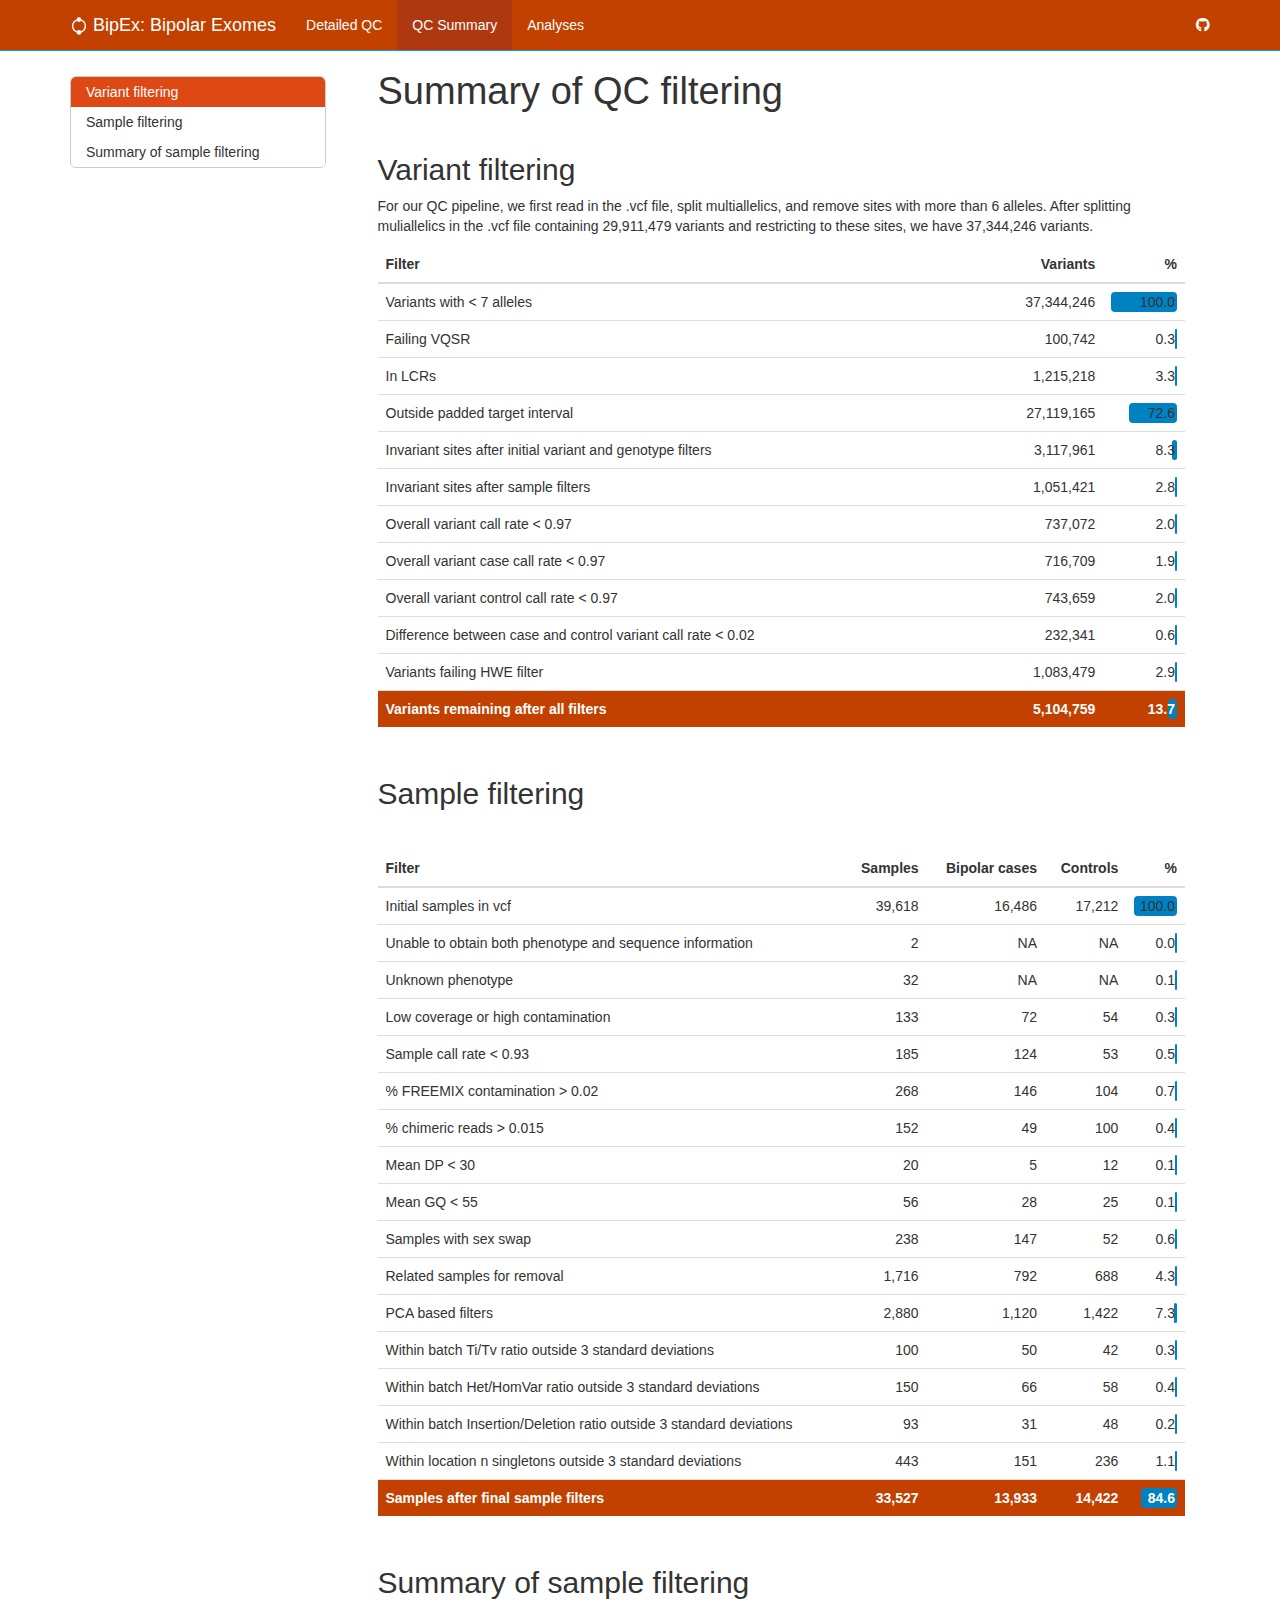
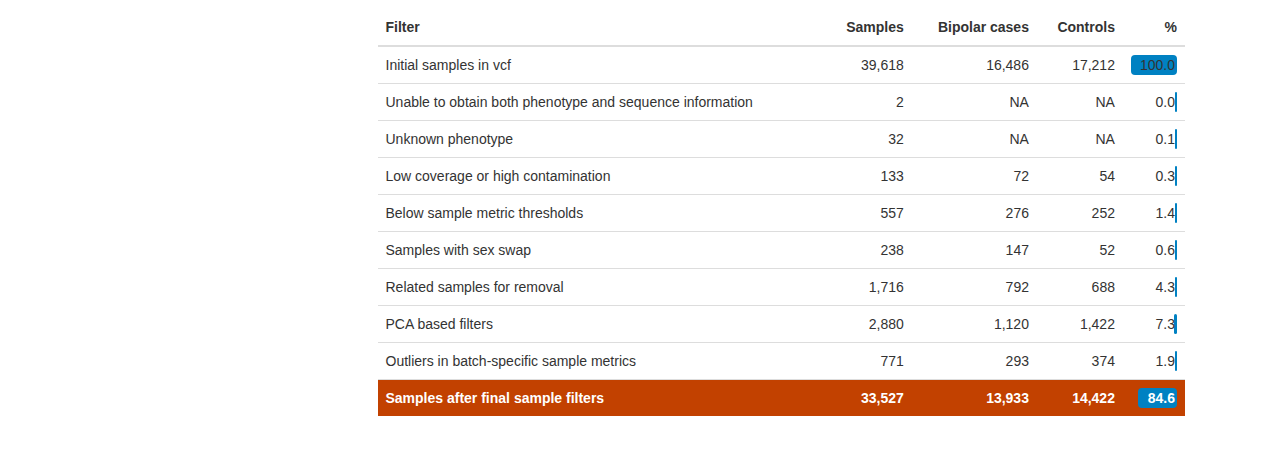
<file: docs/qc_summary.html>
<!DOCTYPE html>

<html>

<head>

<meta charset="utf-8" />
<meta name="generator" content="pandoc" />
<meta http-equiv="X-UA-Compatible" content="IE=EDGE" />




<title>Summary of QC filtering</title>

<script src="site_libs/header-attrs-2.3/header-attrs.js"></script>
<script src="site_libs/jquery-1.11.3/jquery.min.js"></script>
<meta name="viewport" content="width=device-width, initial-scale=1" />
<link href="site_libs/bootstrap-3.3.5/css/united.min.css" rel="stylesheet" />
<script src="site_libs/bootstrap-3.3.5/js/bootstrap.min.js"></script>
<script src="site_libs/bootstrap-3.3.5/shim/html5shiv.min.js"></script>
<script src="site_libs/bootstrap-3.3.5/shim/respond.min.js"></script>
<script src="site_libs/jqueryui-1.11.4/jquery-ui.min.js"></script>
<link href="site_libs/tocify-1.9.1/jquery.tocify.css" rel="stylesheet" />
<script src="site_libs/tocify-1.9.1/jquery.tocify.js"></script>
<script src="site_libs/navigation-1.1/tabsets.js"></script>
<script src="site_libs/accessible-code-block-0.0.1/empty-anchor.js"></script>
<link href="site_libs/pagedtable-1.1/css/pagedtable.css" rel="stylesheet" />
<script src="site_libs/pagedtable-1.1/js/pagedtable.js"></script>
<script src="site_libs/kePrint-0.0.1/kePrint.js"></script>
<link href="site_libs/font-awesome-5.1.0/css/all.css" rel="stylesheet" />
<link href="site_libs/font-awesome-5.1.0/css/v4-shims.css" rel="stylesheet" />




<style type="text/css">
h1 {
  font-size: 34px;
}
h1.title {
  font-size: 38px;
}
h2 {
  font-size: 30px;
}
h3 {
  font-size: 24px;
}
h4 {
  font-size: 18px;
}
h5 {
  font-size: 16px;
}
h6 {
  font-size: 12px;
}
.table th:not([align]) {
  text-align: left;
}
</style>

<link rel="stylesheet" href="my-style.css" type="text/css" />



<style type = "text/css">
.main-container {
  max-width: 940px;
  margin-left: auto;
  margin-right: auto;
}
code {
  color: inherit;
  background-color: rgba(0, 0, 0, 0.04);
}
img {
  max-width:100%;
}
.tabbed-pane {
  padding-top: 12px;
}
.html-widget {
  margin-bottom: 20px;
}
button.code-folding-btn:focus {
  outline: none;
}
summary {
  display: list-item;
}
</style>


<style type="text/css">
/* padding for bootstrap navbar */
body {
  padding-top: 51px;
  padding-bottom: 40px;
}
/* offset scroll position for anchor links (for fixed navbar)  */
.section h1 {
  padding-top: 56px;
  margin-top: -56px;
}
.section h2 {
  padding-top: 56px;
  margin-top: -56px;
}
.section h3 {
  padding-top: 56px;
  margin-top: -56px;
}
.section h4 {
  padding-top: 56px;
  margin-top: -56px;
}
.section h5 {
  padding-top: 56px;
  margin-top: -56px;
}
.section h6 {
  padding-top: 56px;
  margin-top: -56px;
}
.dropdown-submenu {
  position: relative;
}
.dropdown-submenu>.dropdown-menu {
  top: 0;
  left: 100%;
  margin-top: -6px;
  margin-left: -1px;
  border-radius: 0 6px 6px 6px;
}
.dropdown-submenu:hover>.dropdown-menu {
  display: block;
}
.dropdown-submenu>a:after {
  display: block;
  content: " ";
  float: right;
  width: 0;
  height: 0;
  border-color: transparent;
  border-style: solid;
  border-width: 5px 0 5px 5px;
  border-left-color: #cccccc;
  margin-top: 5px;
  margin-right: -10px;
}
.dropdown-submenu:hover>a:after {
  border-left-color: #ffffff;
}
.dropdown-submenu.pull-left {
  float: none;
}
.dropdown-submenu.pull-left>.dropdown-menu {
  left: -100%;
  margin-left: 10px;
  border-radius: 6px 0 6px 6px;
}
</style>

<script>
// manage active state of menu based on current page
$(document).ready(function () {
  // active menu anchor
  href = window.location.pathname
  href = href.substr(href.lastIndexOf('/') + 1)
  if (href === "")
    href = "index.html";
  var menuAnchor = $('a[href="' + href + '"]');

  // mark it active
  menuAnchor.parent().addClass('active');

  // if it's got a parent navbar menu mark it active as well
  menuAnchor.closest('li.dropdown').addClass('active');
});
</script>

<!-- tabsets -->

<style type="text/css">
.tabset-dropdown > .nav-tabs {
  display: inline-table;
  max-height: 500px;
  min-height: 44px;
  overflow-y: auto;
  background: white;
  border: 1px solid #ddd;
  border-radius: 4px;
}

.tabset-dropdown > .nav-tabs > li.active:before {
  content: "";
  font-family: 'Glyphicons Halflings';
  display: inline-block;
  padding: 10px;
  border-right: 1px solid #ddd;
}

.tabset-dropdown > .nav-tabs.nav-tabs-open > li.active:before {
  content: "&#xe258;";
  border: none;
}

.tabset-dropdown > .nav-tabs.nav-tabs-open:before {
  content: "";
  font-family: 'Glyphicons Halflings';
  display: inline-block;
  padding: 10px;
  border-right: 1px solid #ddd;
}

.tabset-dropdown > .nav-tabs > li.active {
  display: block;
}

.tabset-dropdown > .nav-tabs > li > a,
.tabset-dropdown > .nav-tabs > li > a:focus,
.tabset-dropdown > .nav-tabs > li > a:hover {
  border: none;
  display: inline-block;
  border-radius: 4px;
  background-color: transparent;
}

.tabset-dropdown > .nav-tabs.nav-tabs-open > li {
  display: block;
  float: none;
}

.tabset-dropdown > .nav-tabs > li {
  display: none;
}
</style>

<!-- code folding -->



<style type="text/css">

#TOC {
  margin: 25px 0px 20px 0px;
}
@media (max-width: 768px) {
#TOC {
  position: relative;
  width: 100%;
}
}

@media print {
.toc-content {
  /* see https://github.com/w3c/csswg-drafts/issues/4434 */
  float: right;
}
}

.toc-content {
  padding-left: 30px;
  padding-right: 40px;
}

div.main-container {
  max-width: 1200px;
}

div.tocify {
  width: 20%;
  max-width: 260px;
  max-height: 85%;
}

@media (min-width: 768px) and (max-width: 991px) {
  div.tocify {
    width: 25%;
  }
}

@media (max-width: 767px) {
  div.tocify {
    width: 100%;
    max-width: none;
  }
}

.tocify ul, .tocify li {
  line-height: 20px;
}

.tocify-subheader .tocify-item {
  font-size: 0.90em;
}

.tocify .list-group-item {
  border-radius: 0px;
}


</style>



</head>

<body>


<div class="container-fluid main-container">


<!-- setup 3col/9col grid for toc_float and main content  -->
<div class="row-fluid">
<div class="col-xs-12 col-sm-4 col-md-3">
<div id="TOC" class="tocify">
</div>
</div>

<div class="toc-content col-xs-12 col-sm-8 col-md-9">




<div class="navbar navbar-default  navbar-fixed-top" role="navigation">
  <div class="container">
    <div class="navbar-header">
      <button type="button" class="navbar-toggle collapsed" data-toggle="collapse" data-target="#navbar">
        <span class="icon-bar"></span>
        <span class="icon-bar"></span>
        <span class="icon-bar"></span>
      </button>
      <a class="navbar-brand" href="index.html"><div><img src="bipex_white.svg" style="width:18px;height:18px;"/> BipEx: Bipolar Exomes</div></a>
    </div>
    <div id="navbar" class="navbar-collapse collapse">
      <ul class="nav navbar-nav">
        <li>
  <a href="qc.html">Detailed QC</a>
</li>
<li>
  <a href="qc_summary.html">QC Summary</a>
</li>
<li>
  <a href="analyses.html">Analyses</a>
</li>
      </ul>
      <ul class="nav navbar-nav navbar-right">
        <li>
  <a href="https://github.com/astheeggeggs/BipEx">
    <span class="fa fa-github"></span>
     
  </a>
</li>
      </ul>
    </div><!--/.nav-collapse -->
  </div><!--/.container -->
</div><!--/.navbar -->

<div class="fluid-row" id="header">



<h1 class="title toc-ignore">Summary of QC filtering</h1>

</div>


<p><br></p>
<div id="variant-filtering" class="section level2">
<h2>Variant filtering</h2>
<p>For our QC pipeline, we first read in the .vcf file, split multiallelics, and remove sites with more than 6 alleles. After splitting muliallelics in the .vcf file containing 29,911,479 variants and restricting to these sites, we have 37,344,246 variants.</p>
<table class="table table-hover" style="margin-left: auto; margin-right: auto;">
<thead>
<tr>
<th style="text-align:left;font-weight: bold;">
Filter
</th>
<th style="text-align:right;font-weight: bold;">
Variants
</th>
<th style="text-align:right;font-weight: bold;">
%
</th>
</tr>
</thead>
<tbody>
<tr>
<td style="text-align:left;">
Variants with &lt; 7 alleles
</td>
<td style="text-align:right;">
37,344,246
</td>
<td style="text-align:right;">
<span style="display: inline-block; direction: rtl; border-radius: 4px; padding-right: 2px; background-color: #0081c2; width: 100.00%">100.0</span>
</td>
</tr>
<tr>
<td style="text-align:left;">
Failing VQSR
</td>
<td style="text-align:right;">
100,742
</td>
<td style="text-align:right;">
<span style="display: inline-block; direction: rtl; border-radius: 4px; padding-right: 2px; background-color: #0081c2; width: 0.30%">0.3</span>
</td>
</tr>
<tr>
<td style="text-align:left;">
In LCRs
</td>
<td style="text-align:right;">
1,215,218
</td>
<td style="text-align:right;">
<span style="display: inline-block; direction: rtl; border-radius: 4px; padding-right: 2px; background-color: #0081c2; width: 3.30%">3.3</span>
</td>
</tr>
<tr>
<td style="text-align:left;">
Outside padded target interval
</td>
<td style="text-align:right;">
27,119,165
</td>
<td style="text-align:right;">
<span style="display: inline-block; direction: rtl; border-radius: 4px; padding-right: 2px; background-color: #0081c2; width: 72.60%">72.6</span>
</td>
</tr>
<tr>
<td style="text-align:left;">
Invariant sites after initial variant and genotype filters
</td>
<td style="text-align:right;">
3,117,961
</td>
<td style="text-align:right;">
<span style="display: inline-block; direction: rtl; border-radius: 4px; padding-right: 2px; background-color: #0081c2; width: 8.30%">8.3</span>
</td>
</tr>
<tr>
<td style="text-align:left;">
Invariant sites after sample filters
</td>
<td style="text-align:right;">
1,051,421
</td>
<td style="text-align:right;">
<span style="display: inline-block; direction: rtl; border-radius: 4px; padding-right: 2px; background-color: #0081c2; width: 2.80%">2.8</span>
</td>
</tr>
<tr>
<td style="text-align:left;">
Overall variant call rate &lt; 0.97
</td>
<td style="text-align:right;">
737,072
</td>
<td style="text-align:right;">
<span style="display: inline-block; direction: rtl; border-radius: 4px; padding-right: 2px; background-color: #0081c2; width: 2.00%">2.0</span>
</td>
</tr>
<tr>
<td style="text-align:left;">
Overall variant case call rate &lt; 0.97
</td>
<td style="text-align:right;">
716,709
</td>
<td style="text-align:right;">
<span style="display: inline-block; direction: rtl; border-radius: 4px; padding-right: 2px; background-color: #0081c2; width: 1.90%">1.9</span>
</td>
</tr>
<tr>
<td style="text-align:left;">
Overall variant control call rate &lt; 0.97
</td>
<td style="text-align:right;">
743,659
</td>
<td style="text-align:right;">
<span style="display: inline-block; direction: rtl; border-radius: 4px; padding-right: 2px; background-color: #0081c2; width: 2.00%">2.0</span>
</td>
</tr>
<tr>
<td style="text-align:left;">
Difference between case and control variant call rate &lt; 0.02
</td>
<td style="text-align:right;">
232,341
</td>
<td style="text-align:right;">
<span style="display: inline-block; direction: rtl; border-radius: 4px; padding-right: 2px; background-color: #0081c2; width: 0.60%">0.6</span>
</td>
</tr>
<tr>
<td style="text-align:left;">
Variants failing HWE filter
</td>
<td style="text-align:right;">
1,083,479
</td>
<td style="text-align:right;">
<span style="display: inline-block; direction: rtl; border-radius: 4px; padding-right: 2px; background-color: #0081c2; width: 2.90%">2.9</span>
</td>
</tr>
<tr>
<td style="text-align:left;font-weight: bold;color: white !important;background-color: #c24100 !important;">
Variants remaining after all filters
</td>
<td style="text-align:right;font-weight: bold;color: white !important;background-color: #c24100 !important;">
5,104,759
</td>
<td style="text-align:right;font-weight: bold;color: white !important;background-color: #c24100 !important;">
<span style="display: inline-block; direction: rtl; border-radius: 4px; padding-right: 2px; background-color: #0081c2; width: 13.70%">13.7</span>
</td>
</tr>
</tbody>
</table>
<p><br></p>
</div>
<div id="sample-filtering" class="section level2">
<h2>Sample filtering</h2>
<p><br></p>
<table class="table table-hover" style="margin-left: auto; margin-right: auto;">
<thead>
<tr>
<th style="text-align:left;font-weight: bold;">
Filter
</th>
<th style="text-align:right;font-weight: bold;">
Samples
</th>
<th style="text-align:right;font-weight: bold;">
Bipolar cases
</th>
<th style="text-align:right;font-weight: bold;">
Controls
</th>
<th style="text-align:right;font-weight: bold;">
%
</th>
</tr>
</thead>
<tbody>
<tr>
<td style="text-align:left;">
Initial samples in vcf
</td>
<td style="text-align:right;">
39,618
</td>
<td style="text-align:right;">
16,486
</td>
<td style="text-align:right;">
17,212
</td>
<td style="text-align:right;">
<span style="display: inline-block; direction: rtl; border-radius: 4px; padding-right: 2px; background-color: #0081c2; width: 100.00%">100.0</span>
</td>
</tr>
<tr>
<td style="text-align:left;">
Unable to obtain both phenotype and sequence information
</td>
<td style="text-align:right;">
2
</td>
<td style="text-align:right;">
NA
</td>
<td style="text-align:right;">
NA
</td>
<td style="text-align:right;">
<span style="display: inline-block; direction: rtl; border-radius: 4px; padding-right: 2px; background-color: #0081c2; width: 0.00%">0.0</span>
</td>
</tr>
<tr>
<td style="text-align:left;">
Unknown phenotype
</td>
<td style="text-align:right;">
32
</td>
<td style="text-align:right;">
NA
</td>
<td style="text-align:right;">
NA
</td>
<td style="text-align:right;">
<span style="display: inline-block; direction: rtl; border-radius: 4px; padding-right: 2px; background-color: #0081c2; width: 0.10%">0.1</span>
</td>
</tr>
<tr>
<td style="text-align:left;">
Low coverage or high contamination
</td>
<td style="text-align:right;">
133
</td>
<td style="text-align:right;">
72
</td>
<td style="text-align:right;">
54
</td>
<td style="text-align:right;">
<span style="display: inline-block; direction: rtl; border-radius: 4px; padding-right: 2px; background-color: #0081c2; width: 0.30%">0.3</span>
</td>
</tr>
<tr>
<td style="text-align:left;">
Sample call rate &lt; 0.93
</td>
<td style="text-align:right;">
185
</td>
<td style="text-align:right;">
124
</td>
<td style="text-align:right;">
53
</td>
<td style="text-align:right;">
<span style="display: inline-block; direction: rtl; border-radius: 4px; padding-right: 2px; background-color: #0081c2; width: 0.50%">0.5</span>
</td>
</tr>
<tr>
<td style="text-align:left;">
% FREEMIX contamination &gt; 0.02
</td>
<td style="text-align:right;">
268
</td>
<td style="text-align:right;">
146
</td>
<td style="text-align:right;">
104
</td>
<td style="text-align:right;">
<span style="display: inline-block; direction: rtl; border-radius: 4px; padding-right: 2px; background-color: #0081c2; width: 0.70%">0.7</span>
</td>
</tr>
<tr>
<td style="text-align:left;">
% chimeric reads &gt; 0.015
</td>
<td style="text-align:right;">
152
</td>
<td style="text-align:right;">
49
</td>
<td style="text-align:right;">
100
</td>
<td style="text-align:right;">
<span style="display: inline-block; direction: rtl; border-radius: 4px; padding-right: 2px; background-color: #0081c2; width: 0.40%">0.4</span>
</td>
</tr>
<tr>
<td style="text-align:left;">
Mean DP &lt; 30
</td>
<td style="text-align:right;">
20
</td>
<td style="text-align:right;">
5
</td>
<td style="text-align:right;">
12
</td>
<td style="text-align:right;">
<span style="display: inline-block; direction: rtl; border-radius: 4px; padding-right: 2px; background-color: #0081c2; width: 0.10%">0.1</span>
</td>
</tr>
<tr>
<td style="text-align:left;">
Mean GQ &lt; 55
</td>
<td style="text-align:right;">
56
</td>
<td style="text-align:right;">
28
</td>
<td style="text-align:right;">
25
</td>
<td style="text-align:right;">
<span style="display: inline-block; direction: rtl; border-radius: 4px; padding-right: 2px; background-color: #0081c2; width: 0.10%">0.1</span>
</td>
</tr>
<tr>
<td style="text-align:left;">
Samples with sex swap
</td>
<td style="text-align:right;">
238
</td>
<td style="text-align:right;">
147
</td>
<td style="text-align:right;">
52
</td>
<td style="text-align:right;">
<span style="display: inline-block; direction: rtl; border-radius: 4px; padding-right: 2px; background-color: #0081c2; width: 0.60%">0.6</span>
</td>
</tr>
<tr>
<td style="text-align:left;">
Related samples for removal
</td>
<td style="text-align:right;">
1,716
</td>
<td style="text-align:right;">
792
</td>
<td style="text-align:right;">
688
</td>
<td style="text-align:right;">
<span style="display: inline-block; direction: rtl; border-radius: 4px; padding-right: 2px; background-color: #0081c2; width: 4.30%">4.3</span>
</td>
</tr>
<tr>
<td style="text-align:left;">
PCA based filters
</td>
<td style="text-align:right;">
2,880
</td>
<td style="text-align:right;">
1,120
</td>
<td style="text-align:right;">
1,422
</td>
<td style="text-align:right;">
<span style="display: inline-block; direction: rtl; border-radius: 4px; padding-right: 2px; background-color: #0081c2; width: 7.30%">7.3</span>
</td>
</tr>
<tr>
<td style="text-align:left;">
Within batch Ti/Tv ratio outside 3 standard deviations
</td>
<td style="text-align:right;">
100
</td>
<td style="text-align:right;">
50
</td>
<td style="text-align:right;">
42
</td>
<td style="text-align:right;">
<span style="display: inline-block; direction: rtl; border-radius: 4px; padding-right: 2px; background-color: #0081c2; width: 0.30%">0.3</span>
</td>
</tr>
<tr>
<td style="text-align:left;">
Within batch Het/HomVar ratio outside 3 standard deviations
</td>
<td style="text-align:right;">
150
</td>
<td style="text-align:right;">
66
</td>
<td style="text-align:right;">
58
</td>
<td style="text-align:right;">
<span style="display: inline-block; direction: rtl; border-radius: 4px; padding-right: 2px; background-color: #0081c2; width: 0.40%">0.4</span>
</td>
</tr>
<tr>
<td style="text-align:left;">
Within batch Insertion/Deletion ratio outside 3 standard deviations
</td>
<td style="text-align:right;">
93
</td>
<td style="text-align:right;">
31
</td>
<td style="text-align:right;">
48
</td>
<td style="text-align:right;">
<span style="display: inline-block; direction: rtl; border-radius: 4px; padding-right: 2px; background-color: #0081c2; width: 0.20%">0.2</span>
</td>
</tr>
<tr>
<td style="text-align:left;">
Within location n singletons outside 3 standard deviations
</td>
<td style="text-align:right;">
443
</td>
<td style="text-align:right;">
151
</td>
<td style="text-align:right;">
236
</td>
<td style="text-align:right;">
<span style="display: inline-block; direction: rtl; border-radius: 4px; padding-right: 2px; background-color: #0081c2; width: 1.10%">1.1</span>
</td>
</tr>
<tr>
<td style="text-align:left;font-weight: bold;color: white !important;background-color: #c24100 !important;">
Samples after final sample filters
</td>
<td style="text-align:right;font-weight: bold;color: white !important;background-color: #c24100 !important;">
33,527
</td>
<td style="text-align:right;font-weight: bold;color: white !important;background-color: #c24100 !important;">
13,933
</td>
<td style="text-align:right;font-weight: bold;color: white !important;background-color: #c24100 !important;">
14,422
</td>
<td style="text-align:right;font-weight: bold;color: white !important;background-color: #c24100 !important;">
<span style="display: inline-block; direction: rtl; border-radius: 4px; padding-right: 2px; background-color: #0081c2; width: 84.60%">84.6</span>
</td>
</tr>
</tbody>
</table>
<p><br></p>
</div>
<div id="summary-of-sample-filtering" class="section level2">
<h2>Summary of sample filtering</h2>
<table class="table table-hover" style="margin-left: auto; margin-right: auto;">
<thead>
<tr>
<th style="text-align:left;font-weight: bold;">
Filter
</th>
<th style="text-align:right;font-weight: bold;">
Samples
</th>
<th style="text-align:right;font-weight: bold;">
Bipolar cases
</th>
<th style="text-align:right;font-weight: bold;">
Controls
</th>
<th style="text-align:right;font-weight: bold;">
%
</th>
</tr>
</thead>
<tbody>
<tr>
<td style="text-align:left;">
Initial samples in vcf
</td>
<td style="text-align:right;">
39,618
</td>
<td style="text-align:right;">
16,486
</td>
<td style="text-align:right;">
17,212
</td>
<td style="text-align:right;">
<span style="display: inline-block; direction: rtl; border-radius: 4px; padding-right: 2px; background-color: #0081c2; width: 100.00%">100.0</span>
</td>
</tr>
<tr>
<td style="text-align:left;">
Unable to obtain both phenotype and sequence information
</td>
<td style="text-align:right;">
2
</td>
<td style="text-align:right;">
NA
</td>
<td style="text-align:right;">
NA
</td>
<td style="text-align:right;">
<span style="display: inline-block; direction: rtl; border-radius: 4px; padding-right: 2px; background-color: #0081c2; width: 0.00%">0.0</span>
</td>
</tr>
<tr>
<td style="text-align:left;">
Unknown phenotype
</td>
<td style="text-align:right;">
32
</td>
<td style="text-align:right;">
NA
</td>
<td style="text-align:right;">
NA
</td>
<td style="text-align:right;">
<span style="display: inline-block; direction: rtl; border-radius: 4px; padding-right: 2px; background-color: #0081c2; width: 0.10%">0.1</span>
</td>
</tr>
<tr>
<td style="text-align:left;">
Low coverage or high contamination
</td>
<td style="text-align:right;">
133
</td>
<td style="text-align:right;">
72
</td>
<td style="text-align:right;">
54
</td>
<td style="text-align:right;">
<span style="display: inline-block; direction: rtl; border-radius: 4px; padding-right: 2px; background-color: #0081c2; width: 0.30%">0.3</span>
</td>
</tr>
<tr>
<td style="text-align:left;">
Below sample metric thresholds
</td>
<td style="text-align:right;">
557
</td>
<td style="text-align:right;">
276
</td>
<td style="text-align:right;">
252
</td>
<td style="text-align:right;">
<span style="display: inline-block; direction: rtl; border-radius: 4px; padding-right: 2px; background-color: #0081c2; width: 1.40%">1.4</span>
</td>
</tr>
<tr>
<td style="text-align:left;">
Samples with sex swap
</td>
<td style="text-align:right;">
238
</td>
<td style="text-align:right;">
147
</td>
<td style="text-align:right;">
52
</td>
<td style="text-align:right;">
<span style="display: inline-block; direction: rtl; border-radius: 4px; padding-right: 2px; background-color: #0081c2; width: 0.60%">0.6</span>
</td>
</tr>
<tr>
<td style="text-align:left;">
Related samples for removal
</td>
<td style="text-align:right;">
1,716
</td>
<td style="text-align:right;">
792
</td>
<td style="text-align:right;">
688
</td>
<td style="text-align:right;">
<span style="display: inline-block; direction: rtl; border-radius: 4px; padding-right: 2px; background-color: #0081c2; width: 4.30%">4.3</span>
</td>
</tr>
<tr>
<td style="text-align:left;">
PCA based filters
</td>
<td style="text-align:right;">
2,880
</td>
<td style="text-align:right;">
1,120
</td>
<td style="text-align:right;">
1,422
</td>
<td style="text-align:right;">
<span style="display: inline-block; direction: rtl; border-radius: 4px; padding-right: 2px; background-color: #0081c2; width: 7.30%">7.3</span>
</td>
</tr>
<tr>
<td style="text-align:left;">
Outliers in batch-specific sample metrics
</td>
<td style="text-align:right;">
771
</td>
<td style="text-align:right;">
293
</td>
<td style="text-align:right;">
374
</td>
<td style="text-align:right;">
<span style="display: inline-block; direction: rtl; border-radius: 4px; padding-right: 2px; background-color: #0081c2; width: 1.90%">1.9</span>
</td>
</tr>
<tr>
<td style="text-align:left;font-weight: bold;color: white !important;background-color: #c24100 !important;">
Samples after final sample filters
</td>
<td style="text-align:right;font-weight: bold;color: white !important;background-color: #c24100 !important;">
33,527
</td>
<td style="text-align:right;font-weight: bold;color: white !important;background-color: #c24100 !important;">
13,933
</td>
<td style="text-align:right;font-weight: bold;color: white !important;background-color: #c24100 !important;">
14,422
</td>
<td style="text-align:right;font-weight: bold;color: white !important;background-color: #c24100 !important;">
<span style="display: inline-block; direction: rtl; border-radius: 4px; padding-right: 2px; background-color: #0081c2; width: 84.60%">84.6</span>
</td>
</tr>
</tbody>
</table>
</div>



</div>
</div>

</div>

<script>

// add bootstrap table styles to pandoc tables
function bootstrapStylePandocTables() {
  $('tr.header').parent('thead').parent('table').addClass('table table-condensed');
}
$(document).ready(function () {
  bootstrapStylePandocTables();
});


</script>

<!-- tabsets -->

<script>
$(document).ready(function () {
  window.buildTabsets("TOC");
});

$(document).ready(function () {
  $('.tabset-dropdown > .nav-tabs > li').click(function () {
    $(this).parent().toggleClass('nav-tabs-open')
  });
});
</script>

<!-- code folding -->

<script>
$(document).ready(function ()  {

    // move toc-ignore selectors from section div to header
    $('div.section.toc-ignore')
        .removeClass('toc-ignore')
        .children('h1,h2,h3,h4,h5').addClass('toc-ignore');

    // establish options
    var options = {
      selectors: "h1,h2",
      theme: "bootstrap3",
      context: '.toc-content',
      hashGenerator: function (text) {
        return text.replace(/[.\\/?&!#<>]/g, '').replace(/\s/g, '_');
      },
      ignoreSelector: ".toc-ignore",
      scrollTo: 0
    };
    options.showAndHide = true;
    options.smoothScroll = true;

    // tocify
    var toc = $("#TOC").tocify(options).data("toc-tocify");
});
</script>

<!-- dynamically load mathjax for compatibility with self-contained -->
<script>
  (function () {
    var script = document.createElement("script");
    script.type = "text/javascript";
    script.src  = "https://mathjax.rstudio.com/latest/MathJax.js?config=TeX-AMS-MML_HTMLorMML";
    document.getElementsByTagName("head")[0].appendChild(script);
  })();
</script>

</body>
</html>
</file>
<file: docs/my-style.css>
/* Custom Styling */

/* Core Styling */

body {
    font-family: Helvetica, sans-serif;
    font-size 14px;
    line-height: 1.42857143;
    color: #333;
}

h1,h2,h3,h4,h5,h6{
  font-family: Helvetica, sans-serif;
}

/*html {
  font-family: Helvetica, sans-serif;
}

pre, code, kbd, samp {
  font-family: monospace;
}

input, button, select, optgroup, textarea {
  font-family: Helvetica, sans-serif;
}

.tooltip {
  font-family: Helvetica, sans-serif;
}

.popover {
  font-family: Helvetica, sans-serif;
}

.text-monospace {
  font-family: monospace;
}*/


/* Navbar Styling */

/* navbar */

.navbar-default {
  background-color: #c24100;
  border-color: #1495fe;
}
</file>
<file: docs/site_libs/pagedtable-1.1/css/pagedtable.css>
.pagedtable {
  overflow: auto;
  padding-left: 8px;
  padding-right: 8px;
}

.pagedtable-wrapper {
  border: 1px solid #ccc;
  border-radius: 4px;
  margin-bottom: 10px;
}

.pagedtable table {
  width: 100%;
  max-width: 100%;
  margin: 0;
}

.pagedtable th {
  padding: 0 5px 0 5px;
  border: none;
  border-bottom: 2px solid #dddddd;

  min-width: 45px;
}

.pagedtable-empty th {
  display: none;
}

.pagedtable td {
  padding: 0 4px 0 4px;
}

.pagedtable .even {
  background-color: rgba(140, 140, 140, 0.1);
}

.pagedtable-padding-col {
  display: none;
}

.pagedtable a {
  -webkit-touch-callout: none;
  -webkit-user-select: none;
  -khtml-user-select: none;
  -moz-user-select: none;
  -ms-user-select: none;
  user-select: none;
}

.pagedtable-index-nav {
  cursor: pointer;
  padding: 0 5px 0 5px;
  float: right;
  border: 0;
}

.pagedtable-index-nav-disabled {
  cursor: default;
  text-decoration: none;
  color: #999;
}

a.pagedtable-index-nav-disabled:hover {
  text-decoration: none;
  color: #999;
}

.pagedtable-indexes {
  cursor: pointer;
  float: right;
  border: 0;
}

.pagedtable-index-current {
  cursor: default;
  text-decoration: none;
  font-weight: bold;
  color: #333;
  border: 0;
}

a.pagedtable-index-current:hover {
  text-decoration: none;
  font-weight: bold;
  color: #333;
}

.pagedtable-index {
  width: 30px;
  display: inline-block;
  text-align: center;
  border: 0;
}

.pagedtable-index-separator-left {
  display: inline-block;
  color: #333;
  font-size: 9px;
  padding: 0 0 0 0;
  cursor: default;
}

.pagedtable-index-separator-right {
  display: inline-block;
  color: #333;
  font-size: 9px;
  padding: 0 4px 0 0;
  cursor: default;
}

.pagedtable-footer {
  padding-top: 4px;
  padding-bottom: 5px;
}

.pagedtable-not-empty .pagedtable-footer {
  border-top: 2px solid #dddddd;
}

.pagedtable-info {
  overflow: hidden;
  color: #999;
  white-space: nowrap;
  text-overflow: ellipsis;
}

.pagedtable-header-name {
  overflow: hidden;
  text-overflow: ellipsis;
}

.pagedtable-header-type {
  color: #999;
  font-weight: 400;
}

.pagedtable-na-cell {
  font-style: italic;
  opacity: 0.3;
}
</file>
<file: docs/site_libs/bootstrap-3.3.5/css/united.min.css>
@font-face {
  font-family: 'Ubuntu';
  font-style: normal;
  font-weight: 400;
  src: url(fonts/Ubuntu.ttf) format('truetype');
}

/*!
 * bootswatch v3.3.6
 * Homepage: http://bootswatch.com
 * Copyright 2012-2015 Thomas Park
 * Licensed under MIT
 * Based on Bootstrap
*//*!
 * Bootstrap v3.3.6 (http://getbootstrap.com)
 * Copyright 2011-2015 Twitter, Inc.
 * Licensed under MIT (https://github.com/twbs/bootstrap/blob/master/LICENSE)
 *//*! normalize.css v3.0.3 | MIT License | github.com/necolas/normalize.css */html{font-family:sans-serif;-ms-text-size-adjust:100%;-webkit-text-size-adjust:100%}body{margin:0}article,aside,details,figcaption,figure,footer,header,hgroup,main,menu,nav,section,summary{display:block}audio,canvas,progress,video{display:inline-block;vertical-align:baseline}audio:not([controls]){display:none;height:0}[hidden],template{display:none}a{background-color:transparent}a:active,a:hover{outline:0}abbr[title]{border-bottom:1px dotted}b,strong{font-weight:bold}dfn{font-style:italic}h1{font-size:2em;margin:0.67em 0}mark{background:#ff0;color:#000}small{font-size:80%}sub,sup{font-size:75%;line-height:0;position:relative;vertical-align:baseline}sup{top:-0.5em}sub{bottom:-0.25em}img{border:0}svg:not(:root){overflow:hidden}figure{margin:1em 40px}hr{-webkit-box-sizing:content-box;-moz-box-sizing:content-box;box-sizing:content-box;height:0}pre{overflow:auto}code,kbd,pre,samp{font-family:monospace, monospace;font-size:1em}button,input,optgroup,select,textarea{color:inherit;font:inherit;margin:0}button{overflow:visible}button,select{text-transform:none}button,html input[type="button"],input[type="reset"],input[type="submit"]{-webkit-appearance:button;cursor:pointer}button[disabled],html input[disabled]{cursor:default}button::-moz-focus-inner,input::-moz-focus-inner{border:0;padding:0}input{line-height:normal}input[type="checkbox"],input[type="radio"]{-webkit-box-sizing:border-box;-moz-box-sizing:border-box;box-sizing:border-box;padding:0}input[type="number"]::-webkit-inner-spin-button,input[type="number"]::-webkit-outer-spin-button{height:auto}input[type="search"]{-webkit-appearance:textfield;-webkit-box-sizing:content-box;-moz-box-sizing:content-box;box-sizing:content-box}input[type="search"]::-webkit-search-cancel-button,input[type="search"]::-webkit-search-decoration{-webkit-appearance:none}fieldset{border:1px solid #c0c0c0;margin:0 2px;padding:0.35em 0.625em 0.75em}legend{border:0;padding:0}textarea{overflow:auto}optgroup{font-weight:bold}table{border-collapse:collapse;border-spacing:0}td,th{padding:0}/*! Source: https://github.com/h5bp/html5-boilerplate/blob/master/src/css/main.css */@media print{*,*:before,*:after{background:transparent !important;color:#000 !important;-webkit-box-shadow:none !important;box-shadow:none !important;text-shadow:none !important}a,a:visited{text-decoration:underline}a[href]:after{content:" (" attr(href) ")"}abbr[title]:after{content:" (" attr(title) ")"}a[href^="#"]:after,a[href^="javascript:"]:after{content:""}pre,blockquote{border:1px solid #999;page-break-inside:avoid}thead{display:table-header-group}tr,img{page-break-inside:avoid}img{max-width:100% !important}p,h2,h3{orphans:3;widows:3}h2,h3{page-break-after:avoid}.navbar{display:none}.btn>.caret,.dropup>.btn>.caret{border-top-color:#000 !important}.label{border:1px solid #000}.table{border-collapse:collapse !important}.table td,.table th{background-color:#fff !important}.table-bordered th,.table-bordered td{border:1px solid #ddd !important}}@font-face{font-family:'Glyphicons Halflings';src:url('../fonts/glyphicons-halflings-regular.eot');src:url('../fonts/glyphicons-halflings-regular.eot?#iefix') format('embedded-opentype'),url('../fonts/glyphicons-halflings-regular.woff') format('woff'),url('../fonts/glyphicons-halflings-regular.ttf') format('truetype'),url('../fonts/glyphicons-halflings-regular.svg#glyphicons_halflingsregular') format('svg')}.glyphicon{position:relative;top:1px;display:inline-block;font-family:'Glyphicons Halflings';font-style:normal;font-weight:normal;line-height:1;-webkit-font-smoothing:antialiased;-moz-osx-font-smoothing:grayscale}.glyphicon-asterisk:before{content:"\002a"}.glyphicon-plus:before{content:"\002b"}.glyphicon-euro:before,.glyphicon-eur:before{content:"\20ac"}.glyphicon-minus:before{content:"\2212"}.glyphicon-cloud:before{content:"\2601"}.glyphicon-envelope:before{content:"\2709"}.glyphicon-pencil:before{content:"\270f"}.glyphicon-glass:before{content:"\e001"}.glyphicon-music:before{content:"\e002"}.glyphicon-search:before{content:"\e003"}.glyphicon-heart:before{content:"\e005"}.glyphicon-star:before{content:"\e006"}.glyphicon-star-empty:before{content:"\e007"}.glyphicon-user:before{content:"\e008"}.glyphicon-film:before{content:"\e009"}.glyphicon-th-large:before{content:"\e010"}.glyphicon-th:before{content:"\e011"}.glyphicon-th-list:before{content:"\e012"}.glyphicon-ok:before{content:"\e013"}.glyphicon-remove:before{content:"\e014"}.glyphicon-zoom-in:before{content:"\e015"}.glyphicon-zoom-out:before{content:"\e016"}.glyphicon-off:before{content:"\e017"}.glyphicon-signal:before{content:"\e018"}.glyphicon-cog:before{content:"\e019"}.glyphicon-trash:before{content:"\e020"}.glyphicon-home:before{content:"\e021"}.glyphicon-file:before{content:"\e022"}.glyphicon-time:before{content:"\e023"}.glyphicon-road:before{content:"\e024"}.glyphicon-download-alt:before{content:"\e025"}.glyphicon-download:before{content:"\e026"}.glyphicon-upload:before{content:"\e027"}.glyphicon-inbox:before{content:"\e028"}.glyphicon-play-circle:before{content:"\e029"}.glyphicon-repeat:before{content:"\e030"}.glyphicon-refresh:before{content:"\e031"}.glyphicon-list-alt:before{content:"\e032"}.glyphicon-lock:before{content:"\e033"}.glyphicon-flag:before{content:"\e034"}.glyphicon-headphones:before{content:"\e035"}.glyphicon-volume-off:before{content:"\e036"}.glyphicon-volume-down:before{content:"\e037"}.glyphicon-volume-up:before{content:"\e038"}.glyphicon-qrcode:before{content:"\e039"}.glyphicon-barcode:before{content:"\e040"}.glyphicon-tag:before{content:"\e041"}.glyphicon-tags:before{content:"\e042"}.glyphicon-book:before{content:"\e043"}.glyphicon-bookmark:before{content:"\e044"}.glyphicon-print:before{content:"\e045"}.glyphicon-camera:before{content:"\e046"}.glyphicon-font:before{content:"\e047"}.glyphicon-bold:before{content:"\e048"}.glyphicon-italic:before{content:"\e049"}.glyphicon-text-height:before{content:"\e050"}.glyphicon-text-width:before{content:"\e051"}.glyphicon-align-left:before{content:"\e052"}.glyphicon-align-center:before{content:"\e053"}.glyphicon-align-right:before{content:"\e054"}.glyphicon-align-justify:before{content:"\e055"}.glyphicon-list:before{content:"\e056"}.glyphicon-indent-left:before{content:"\e057"}.glyphicon-indent-right:before{content:"\e058"}.glyphicon-facetime-video:before{content:"\e059"}.glyphicon-picture:before{content:"\e060"}.glyphicon-map-marker:before{content:"\e062"}.glyphicon-adjust:before{content:"\e063"}.glyphicon-tint:before{content:"\e064"}.glyphicon-edit:before{content:"\e065"}.glyphicon-share:before{content:"\e066"}.glyphicon-check:before{content:"\e067"}.glyphicon-move:before{content:"\e068"}.glyphicon-step-backward:before{content:"\e069"}.glyphicon-fast-backward:before{content:"\e070"}.glyphicon-backward:before{content:"\e071"}.glyphicon-play:before{content:"\e072"}.glyphicon-pause:before{content:"\e073"}.glyphicon-stop:before{content:"\e074"}.glyphicon-forward:before{content:"\e075"}.glyphicon-fast-forward:before{content:"\e076"}.glyphicon-step-forward:before{content:"\e077"}.glyphicon-eject:before{content:"\e078"}.glyphicon-chevron-left:before{content:"\e079"}.glyphicon-chevron-right:before{content:"\e080"}.glyphicon-plus-sign:before{content:"\e081"}.glyphicon-minus-sign:before{content:"\e082"}.glyphicon-remove-sign:before{content:"\e083"}.glyphicon-ok-sign:before{content:"\e084"}.glyphicon-question-sign:before{content:"\e085"}.glyphicon-info-sign:before{content:"\e086"}.glyphicon-screenshot:before{content:"\e087"}.glyphicon-remove-circle:before{content:"\e088"}.glyphicon-ok-circle:before{content:"\e089"}.glyphicon-ban-circle:before{content:"\e090"}.glyphicon-arrow-left:before{content:"\e091"}.glyphicon-arrow-right:before{content:"\e092"}.glyphicon-arrow-up:before{content:"\e093"}.glyphicon-arrow-down:before{content:"\e094"}.glyphicon-share-alt:before{content:"\e095"}.glyphicon-resize-full:before{content:"\e096"}.glyphicon-resize-small:before{content:"\e097"}.glyphicon-exclamation-sign:before{content:"\e101"}.glyphicon-gift:before{content:"\e102"}.glyphicon-leaf:before{content:"\e103"}.glyphicon-fire:before{content:"\e104"}.glyphicon-eye-open:before{content:"\e105"}.glyphicon-eye-close:before{content:"\e106"}.glyphicon-warning-sign:before{content:"\e107"}.glyphicon-plane:before{content:"\e108"}.glyphicon-calendar:before{content:"\e109"}.glyphicon-random:before{content:"\e110"}.glyphicon-comment:before{content:"\e111"}.glyphicon-magnet:before{content:"\e112"}.glyphicon-chevron-up:before{content:"\e113"}.glyphicon-chevron-down:before{content:"\e114"}.glyphicon-retweet:before{content:"\e115"}.glyphicon-shopping-cart:before{content:"\e116"}.glyphicon-folder-close:before{content:"\e117"}.glyphicon-folder-open:before{content:"\e118"}.glyphicon-resize-vertical:before{content:"\e119"}.glyphicon-resize-horizontal:before{content:"\e120"}.glyphicon-hdd:before{content:"\e121"}.glyphicon-bullhorn:before{content:"\e122"}.glyphicon-bell:before{content:"\e123"}.glyphicon-certificate:before{content:"\e124"}.glyphicon-thumbs-up:before{content:"\e125"}.glyphicon-thumbs-down:before{content:"\e126"}.glyphicon-hand-right:before{content:"\e127"}.glyphicon-hand-left:before{content:"\e128"}.glyphicon-hand-up:before{content:"\e129"}.glyphicon-hand-down:before{content:"\e130"}.glyphicon-circle-arrow-right:before{content:"\e131"}.glyphicon-circle-arrow-left:before{content:"\e132"}.glyphicon-circle-arrow-up:before{content:"\e133"}.glyphicon-circle-arrow-down:before{content:"\e134"}.glyphicon-globe:before{content:"\e135"}.glyphicon-wrench:before{content:"\e136"}.glyphicon-tasks:before{content:"\e137"}.glyphicon-filter:before{content:"\e138"}.glyphicon-briefcase:before{content:"\e139"}.glyphicon-fullscreen:before{content:"\e140"}.glyphicon-dashboard:before{content:"\e141"}.glyphicon-paperclip:before{content:"\e142"}.glyphicon-heart-empty:before{content:"\e143"}.glyphicon-link:before{content:"\e144"}.glyphicon-phone:before{content:"\e145"}.glyphicon-pushpin:before{content:"\e146"}.glyphicon-usd:before{content:"\e148"}.glyphicon-gbp:before{content:"\e149"}.glyphicon-sort:before{content:"\e150"}.glyphicon-sort-by-alphabet:before{content:"\e151"}.glyphicon-sort-by-alphabet-alt:before{content:"\e152"}.glyphicon-sort-by-order:before{content:"\e153"}.glyphicon-sort-by-order-alt:before{content:"\e154"}.glyphicon-sort-by-attributes:before{content:"\e155"}.glyphicon-sort-by-attributes-alt:before{content:"\e156"}.glyphicon-unchecked:before{content:"\e157"}.glyphicon-expand:before{content:"\e158"}.glyphicon-collapse-down:before{content:"\e159"}.glyphicon-collapse-up:before{content:"\e160"}.glyphicon-log-in:before{content:"\e161"}.glyphicon-flash:before{content:"\e162"}.glyphicon-log-out:before{content:"\e163"}.glyphicon-new-window:before{content:"\e164"}.glyphicon-record:before{content:"\e165"}.glyphicon-save:before{content:"\e166"}.glyphicon-open:before{content:"\e167"}.glyphicon-saved:before{content:"\e168"}.glyphicon-import:before{content:"\e169"}.glyphicon-export:before{content:"\e170"}.glyphicon-send:before{content:"\e171"}.glyphicon-floppy-disk:before{content:"\e172"}.glyphicon-floppy-saved:before{content:"\e173"}.glyphicon-floppy-remove:before{content:"\e174"}.glyphicon-floppy-save:before{content:"\e175"}.glyphicon-floppy-open:before{content:"\e176"}.glyphicon-credit-card:before{content:"\e177"}.glyphicon-transfer:before{content:"\e178"}.glyphicon-cutlery:before{content:"\e179"}.glyphicon-header:before{content:"\e180"}.glyphicon-compressed:before{content:"\e181"}.glyphicon-earphone:before{content:"\e182"}.glyphicon-phone-alt:before{content:"\e183"}.glyphicon-tower:before{content:"\e184"}.glyphicon-stats:before{content:"\e185"}.glyphicon-sd-video:before{content:"\e186"}.glyphicon-hd-video:before{content:"\e187"}.glyphicon-subtitles:before{content:"\e188"}.glyphicon-sound-stereo:before{content:"\e189"}.glyphicon-sound-dolby:before{content:"\e190"}.glyphicon-sound-5-1:before{content:"\e191"}.glyphicon-sound-6-1:before{content:"\e192"}.glyphicon-sound-7-1:before{content:"\e193"}.glyphicon-copyright-mark:before{content:"\e194"}.glyphicon-registration-mark:before{content:"\e195"}.glyphicon-cloud-download:before{content:"\e197"}.glyphicon-cloud-upload:before{content:"\e198"}.glyphicon-tree-conifer:before{content:"\e199"}.glyphicon-tree-deciduous:before{content:"\e200"}.glyphicon-cd:before{content:"\e201"}.glyphicon-save-file:before{content:"\e202"}.glyphicon-open-file:before{content:"\e203"}.glyphicon-level-up:before{content:"\e204"}.glyphicon-copy:before{content:"\e205"}.glyphicon-paste:before{content:"\e206"}.glyphicon-alert:before{content:"\e209"}.glyphicon-equalizer:before{content:"\e210"}.glyphicon-king:before{content:"\e211"}.glyphicon-queen:before{content:"\e212"}.glyphicon-pawn:before{content:"\e213"}.glyphicon-bishop:before{content:"\e214"}.glyphicon-knight:before{content:"\e215"}.glyphicon-baby-formula:before{content:"\e216"}.glyphicon-tent:before{content:"\26fa"}.glyphicon-blackboard:before{content:"\e218"}.glyphicon-bed:before{content:"\e219"}.glyphicon-apple:before{content:"\f8ff"}.glyphicon-erase:before{content:"\e221"}.glyphicon-hourglass:before{content:"\231b"}.glyphicon-lamp:before{content:"\e223"}.glyphicon-duplicate:before{content:"\e224"}.glyphicon-piggy-bank:before{content:"\e225"}.glyphicon-scissors:before{content:"\e226"}.glyphicon-bitcoin:before{content:"\e227"}.glyphicon-btc:before{content:"\e227"}.glyphicon-xbt:before{content:"\e227"}.glyphicon-yen:before{content:"\00a5"}.glyphicon-jpy:before{content:"\00a5"}.glyphicon-ruble:before{content:"\20bd"}.glyphicon-rub:before{content:"\20bd"}.glyphicon-scale:before{content:"\e230"}.glyphicon-ice-lolly:before{content:"\e231"}.glyphicon-ice-lolly-tasted:before{content:"\e232"}.glyphicon-education:before{content:"\e233"}.glyphicon-option-horizontal:before{content:"\e234"}.glyphicon-option-vertical:before{content:"\e235"}.glyphicon-menu-hamburger:before{content:"\e236"}.glyphicon-modal-window:before{content:"\e237"}.glyphicon-oil:before{content:"\e238"}.glyphicon-grain:before{content:"\e239"}.glyphicon-sunglasses:before{content:"\e240"}.glyphicon-text-size:before{content:"\e241"}.glyphicon-text-color:before{content:"\e242"}.glyphicon-text-background:before{content:"\e243"}.glyphicon-object-align-top:before{content:"\e244"}.glyphicon-object-align-bottom:before{content:"\e245"}.glyphicon-object-align-horizontal:before{content:"\e246"}.glyphicon-object-align-left:before{content:"\e247"}.glyphicon-object-align-vertical:before{content:"\e248"}.glyphicon-object-align-right:before{content:"\e249"}.glyphicon-triangle-right:before{content:"\e250"}.glyphicon-triangle-left:before{content:"\e251"}.glyphicon-triangle-bottom:before{content:"\e252"}.glyphicon-triangle-top:before{content:"\e253"}.glyphicon-console:before{content:"\e254"}.glyphicon-superscript:before{content:"\e255"}.glyphicon-subscript:before{content:"\e256"}.glyphicon-menu-left:before{content:"\e257"}.glyphicon-menu-right:before{content:"\e258"}.glyphicon-menu-down:before{content:"\e259"}.glyphicon-menu-up:before{content:"\e260"}*{-webkit-box-sizing:border-box;-moz-box-sizing:border-box;box-sizing:border-box}*:before,*:after{-webkit-box-sizing:border-box;-moz-box-sizing:border-box;box-sizing:border-box}html{font-size:10px;-webkit-tap-highlight-color:rgba(0,0,0,0)}body{font-family:"Ubuntu",Tahoma,"Helvetica Neue",Helvetica,Arial,sans-serif;font-size:14px;line-height:1.42857143;color:#333333;background-color:#ffffff}input,button,select,textarea{font-family:inherit;font-size:inherit;line-height:inherit}a{color:#dd4814;text-decoration:none}a:hover,a:focus{color:#97310e;text-decoration:underline}a:focus{outline:thin dotted;outline:5px auto -webkit-focus-ring-color;outline-offset:-2px}figure{margin:0}img{vertical-align:middle}.img-responsive,.thumbnail>img,.thumbnail a>img,.carousel-inner>.item>img,.carousel-inner>.item>a>img{display:block;max-width:100%;height:auto}.img-rounded{border-radius:6px}.img-thumbnail{padding:4px;line-height:1.42857143;background-color:#ffffff;border:1px solid #dddddd;border-radius:4px;-webkit-transition:all .2s ease-in-out;-o-transition:all .2s ease-in-out;transition:all .2s ease-in-out;display:inline-block;max-width:100%;height:auto}.img-circle{border-radius:50%}hr{margin-top:20px;margin-bottom:20px;border:0;border-top:1px solid #eeeeee}.sr-only{position:absolute;width:1px;height:1px;margin:-1px;padding:0;overflow:hidden;clip:rect(0, 0, 0, 0);border:0}.sr-only-focusable:active,.sr-only-focusable:focus{position:static;width:auto;height:auto;margin:0;overflow:visible;clip:auto}[role="button"]{cursor:pointer}h1,h2,h3,h4,h5,h6,.h1,.h2,.h3,.h4,.h5,.h6{font-family:"Ubuntu",Tahoma,"Helvetica Neue",Helvetica,Arial,sans-serif;font-weight:500;line-height:1.1;color:inherit}h1 small,h2 small,h3 small,h4 small,h5 small,h6 small,.h1 small,.h2 small,.h3 small,.h4 small,.h5 small,.h6 small,h1 .small,h2 .small,h3 .small,h4 .small,h5 .small,h6 .small,.h1 .small,.h2 .small,.h3 .small,.h4 .small,.h5 .small,.h6 .small{font-weight:normal;line-height:1;color:#aea79f}h1,.h1,h2,.h2,h3,.h3{margin-top:20px;margin-bottom:10px}h1 small,.h1 small,h2 small,.h2 small,h3 small,.h3 small,h1 .small,.h1 .small,h2 .small,.h2 .small,h3 .small,.h3 .small{font-size:65%}h4,.h4,h5,.h5,h6,.h6{margin-top:10px;margin-bottom:10px}h4 small,.h4 small,h5 small,.h5 small,h6 small,.h6 small,h4 .small,.h4 .small,h5 .small,.h5 .small,h6 .small,.h6 .small{font-size:75%}h1,.h1{font-size:36px}h2,.h2{font-size:30px}h3,.h3{font-size:24px}h4,.h4{font-size:18px}h5,.h5{font-size:14px}h6,.h6{font-size:12px}p{margin:0 0 10px}.lead{margin-bottom:20px;font-size:16px;font-weight:300;line-height:1.4}@media (min-width:768px){.lead{font-size:21px}}small,.small{font-size:85%}mark,.mark{background-color:#fcf8e3;padding:.2em}.text-left{text-align:left}.text-right{text-align:right}.text-center{text-align:center}.text-justify{text-align:justify}.text-nowrap{white-space:nowrap}.text-lowercase{text-transform:lowercase}.text-uppercase{text-transform:uppercase}.text-capitalize{text-transform:capitalize}.text-muted{color:#aea79f}.text-primary{color:#dd4814}a.text-primary:hover,a.text-primary:focus{color:#ae3910}.text-success{color:#468847}a.text-success:hover,a.text-success:focus{color:#356635}.text-info{color:#3a87ad}a.text-info:hover,a.text-info:focus{color:#2d6987}.text-warning{color:#c09853}a.text-warning:hover,a.text-warning:focus{color:#a47e3c}.text-danger{color:#b94a48}a.text-danger:hover,a.text-danger:focus{color:#953b39}.bg-primary{color:#fff;background-color:#dd4814}a.bg-primary:hover,a.bg-primary:focus{background-color:#ae3910}.bg-success{background-color:#dff0d8}a.bg-success:hover,a.bg-success:focus{background-color:#c1e2b3}.bg-info{background-color:#d9edf7}a.bg-info:hover,a.bg-info:focus{background-color:#afd9ee}.bg-warning{background-color:#fcf8e3}a.bg-warning:hover,a.bg-warning:focus{background-color:#f7ecb5}.bg-danger{background-color:#f2dede}a.bg-danger:hover,a.bg-danger:focus{background-color:#e4b9b9}.page-header{padding-bottom:9px;margin:40px 0 20px;border-bottom:1px solid #eeeeee}ul,ol{margin-top:0;margin-bottom:10px}ul ul,ol ul,ul ol,ol ol{margin-bottom:0}.list-unstyled{padding-left:0;list-style:none}.list-inline{padding-left:0;list-style:none;margin-left:-5px}.list-inline>li{display:inline-block;padding-left:5px;padding-right:5px}dl{margin-top:0;margin-bottom:20px}dt,dd{line-height:1.42857143}dt{font-weight:bold}dd{margin-left:0}@media (min-width:768px){.dl-horizontal dt{float:left;width:160px;clear:left;text-align:right;overflow:hidden;text-overflow:ellipsis;white-space:nowrap}.dl-horizontal dd{margin-left:180px}}abbr[title],abbr[data-original-title]{cursor:help;border-bottom:1px dotted #aea79f}.initialism{font-size:90%;text-transform:uppercase}blockquote{padding:10px 20px;margin:0 0 20px;font-size:17.5px;border-left:5px solid #eeeeee}blockquote p:last-child,blockquote ul:last-child,blockquote ol:last-child{margin-bottom:0}blockquote footer,blockquote small,blockquote .small{display:block;font-size:80%;line-height:1.42857143;color:#aea79f}blockquote footer:before,blockquote small:before,blockquote .small:before{content:'\2014 \00A0'}.blockquote-reverse,blockquote.pull-right{padding-right:15px;padding-left:0;border-right:5px solid #eeeeee;border-left:0;text-align:right}.blockquote-reverse footer:before,blockquote.pull-right footer:before,.blockquote-reverse small:before,blockquote.pull-right small:before,.blockquote-reverse .small:before,blockquote.pull-right .small:before{content:''}.blockquote-reverse footer:after,blockquote.pull-right footer:after,.blockquote-reverse small:after,blockquote.pull-right small:after,.blockquote-reverse .small:after,blockquote.pull-right .small:after{content:'\00A0 \2014'}address{margin-bottom:20px;font-style:normal;line-height:1.42857143}code,kbd,pre,samp{font-family:monospace}code{padding:2px 4px;font-size:90%;color:#c7254e;background-color:#f9f2f4;border-radius:4px}kbd{padding:2px 4px;font-size:90%;color:#ffffff;background-color:#333333;border-radius:3px;-webkit-box-shadow:inset 0 -1px 0 rgba(0,0,0,0.25);box-shadow:inset 0 -1px 0 rgba(0,0,0,0.25)}kbd kbd{padding:0;font-size:100%;font-weight:bold;-webkit-box-shadow:none;box-shadow:none}pre{display:block;padding:9.5px;margin:0 0 10px;font-size:13px;line-height:1.42857143;word-break:break-all;word-wrap:break-word;color:#333333;background-color:#f5f5f5;border:1px solid #cccccc;border-radius:4px}pre code{padding:0;font-size:inherit;color:inherit;white-space:pre-wrap;background-color:transparent;border-radius:0}.pre-scrollable{max-height:340px;overflow-y:scroll}.container{margin-right:auto;margin-left:auto;padding-left:15px;padding-right:15px}@media (min-width:768px){.container{width:750px}}@media (min-width:992px){.container{width:970px}}@media (min-width:1200px){.container{width:1170px}}.container-fluid{margin-right:auto;margin-left:auto;padding-left:15px;padding-right:15px}.row{margin-left:-15px;margin-right:-15px}.col-xs-1,.col-sm-1,.col-md-1,.col-lg-1,.col-xs-2,.col-sm-2,.col-md-2,.col-lg-2,.col-xs-3,.col-sm-3,.col-md-3,.col-lg-3,.col-xs-4,.col-sm-4,.col-md-4,.col-lg-4,.col-xs-5,.col-sm-5,.col-md-5,.col-lg-5,.col-xs-6,.col-sm-6,.col-md-6,.col-lg-6,.col-xs-7,.col-sm-7,.col-md-7,.col-lg-7,.col-xs-8,.col-sm-8,.col-md-8,.col-lg-8,.col-xs-9,.col-sm-9,.col-md-9,.col-lg-9,.col-xs-10,.col-sm-10,.col-md-10,.col-lg-10,.col-xs-11,.col-sm-11,.col-md-11,.col-lg-11,.col-xs-12,.col-sm-12,.col-md-12,.col-lg-12{position:relative;min-height:1px;padding-left:15px;padding-right:15px}.col-xs-1,.col-xs-2,.col-xs-3,.col-xs-4,.col-xs-5,.col-xs-6,.col-xs-7,.col-xs-8,.col-xs-9,.col-xs-10,.col-xs-11,.col-xs-12{float:left}.col-xs-12{width:100%}.col-xs-11{width:91.66666667%}.col-xs-10{width:83.33333333%}.col-xs-9{width:75%}.col-xs-8{width:66.66666667%}.col-xs-7{width:58.33333333%}.col-xs-6{width:50%}.col-xs-5{width:41.66666667%}.col-xs-4{width:33.33333333%}.col-xs-3{width:25%}.col-xs-2{width:16.66666667%}.col-xs-1{width:8.33333333%}.col-xs-pull-12{right:100%}.col-xs-pull-11{right:91.66666667%}.col-xs-pull-10{right:83.33333333%}.col-xs-pull-9{right:75%}.col-xs-pull-8{right:66.66666667%}.col-xs-pull-7{right:58.33333333%}.col-xs-pull-6{right:50%}.col-xs-pull-5{right:41.66666667%}.col-xs-pull-4{right:33.33333333%}.col-xs-pull-3{right:25%}.col-xs-pull-2{right:16.66666667%}.col-xs-pull-1{right:8.33333333%}.col-xs-pull-0{right:auto}.col-xs-push-12{left:100%}.col-xs-push-11{left:91.66666667%}.col-xs-push-10{left:83.33333333%}.col-xs-push-9{left:75%}.col-xs-push-8{left:66.66666667%}.col-xs-push-7{left:58.33333333%}.col-xs-push-6{left:50%}.col-xs-push-5{left:41.66666667%}.col-xs-push-4{left:33.33333333%}.col-xs-push-3{left:25%}.col-xs-push-2{left:16.66666667%}.col-xs-push-1{left:8.33333333%}.col-xs-push-0{left:auto}.col-xs-offset-12{margin-left:100%}.col-xs-offset-11{margin-left:91.66666667%}.col-xs-offset-10{margin-left:83.33333333%}.col-xs-offset-9{margin-left:75%}.col-xs-offset-8{margin-left:66.66666667%}.col-xs-offset-7{margin-left:58.33333333%}.col-xs-offset-6{margin-left:50%}.col-xs-offset-5{margin-left:41.66666667%}.col-xs-offset-4{margin-left:33.33333333%}.col-xs-offset-3{margin-left:25%}.col-xs-offset-2{margin-left:16.66666667%}.col-xs-offset-1{margin-left:8.33333333%}.col-xs-offset-0{margin-left:0%}@media (min-width:768px){.col-sm-1,.col-sm-2,.col-sm-3,.col-sm-4,.col-sm-5,.col-sm-6,.col-sm-7,.col-sm-8,.col-sm-9,.col-sm-10,.col-sm-11,.col-sm-12{float:left}.col-sm-12{width:100%}.col-sm-11{width:91.66666667%}.col-sm-10{width:83.33333333%}.col-sm-9{width:75%}.col-sm-8{width:66.66666667%}.col-sm-7{width:58.33333333%}.col-sm-6{width:50%}.col-sm-5{width:41.66666667%}.col-sm-4{width:33.33333333%}.col-sm-3{width:25%}.col-sm-2{width:16.66666667%}.col-sm-1{width:8.33333333%}.col-sm-pull-12{right:100%}.col-sm-pull-11{right:91.66666667%}.col-sm-pull-10{right:83.33333333%}.col-sm-pull-9{right:75%}.col-sm-pull-8{right:66.66666667%}.col-sm-pull-7{right:58.33333333%}.col-sm-pull-6{right:50%}.col-sm-pull-5{right:41.66666667%}.col-sm-pull-4{right:33.33333333%}.col-sm-pull-3{right:25%}.col-sm-pull-2{right:16.66666667%}.col-sm-pull-1{right:8.33333333%}.col-sm-pull-0{right:auto}.col-sm-push-12{left:100%}.col-sm-push-11{left:91.66666667%}.col-sm-push-10{left:83.33333333%}.col-sm-push-9{left:75%}.col-sm-push-8{left:66.66666667%}.col-sm-push-7{left:58.33333333%}.col-sm-push-6{left:50%}.col-sm-push-5{left:41.66666667%}.col-sm-push-4{left:33.33333333%}.col-sm-push-3{left:25%}.col-sm-push-2{left:16.66666667%}.col-sm-push-1{left:8.33333333%}.col-sm-push-0{left:auto}.col-sm-offset-12{margin-left:100%}.col-sm-offset-11{margin-left:91.66666667%}.col-sm-offset-10{margin-left:83.33333333%}.col-sm-offset-9{margin-left:75%}.col-sm-offset-8{margin-left:66.66666667%}.col-sm-offset-7{margin-left:58.33333333%}.col-sm-offset-6{margin-left:50%}.col-sm-offset-5{margin-left:41.66666667%}.col-sm-offset-4{margin-left:33.33333333%}.col-sm-offset-3{margin-left:25%}.col-sm-offset-2{margin-left:16.66666667%}.col-sm-offset-1{margin-left:8.33333333%}.col-sm-offset-0{margin-left:0%}}@media (min-width:992px){.col-md-1,.col-md-2,.col-md-3,.col-md-4,.col-md-5,.col-md-6,.col-md-7,.col-md-8,.col-md-9,.col-md-10,.col-md-11,.col-md-12{float:left}.col-md-12{width:100%}.col-md-11{width:91.66666667%}.col-md-10{width:83.33333333%}.col-md-9{width:75%}.col-md-8{width:66.66666667%}.col-md-7{width:58.33333333%}.col-md-6{width:50%}.col-md-5{width:41.66666667%}.col-md-4{width:33.33333333%}.col-md-3{width:25%}.col-md-2{width:16.66666667%}.col-md-1{width:8.33333333%}.col-md-pull-12{right:100%}.col-md-pull-11{right:91.66666667%}.col-md-pull-10{right:83.33333333%}.col-md-pull-9{right:75%}.col-md-pull-8{right:66.66666667%}.col-md-pull-7{right:58.33333333%}.col-md-pull-6{right:50%}.col-md-pull-5{right:41.66666667%}.col-md-pull-4{right:33.33333333%}.col-md-pull-3{right:25%}.col-md-pull-2{right:16.66666667%}.col-md-pull-1{right:8.33333333%}.col-md-pull-0{right:auto}.col-md-push-12{left:100%}.col-md-push-11{left:91.66666667%}.col-md-push-10{left:83.33333333%}.col-md-push-9{left:75%}.col-md-push-8{left:66.66666667%}.col-md-push-7{left:58.33333333%}.col-md-push-6{left:50%}.col-md-push-5{left:41.66666667%}.col-md-push-4{left:33.33333333%}.col-md-push-3{left:25%}.col-md-push-2{left:16.66666667%}.col-md-push-1{left:8.33333333%}.col-md-push-0{left:auto}.col-md-offset-12{margin-left:100%}.col-md-offset-11{margin-left:91.66666667%}.col-md-offset-10{margin-left:83.33333333%}.col-md-offset-9{margin-left:75%}.col-md-offset-8{margin-left:66.66666667%}.col-md-offset-7{margin-left:58.33333333%}.col-md-offset-6{margin-left:50%}.col-md-offset-5{margin-left:41.66666667%}.col-md-offset-4{margin-left:33.33333333%}.col-md-offset-3{margin-left:25%}.col-md-offset-2{margin-left:16.66666667%}.col-md-offset-1{margin-left:8.33333333%}.col-md-offset-0{margin-left:0%}}@media (min-width:1200px){.col-lg-1,.col-lg-2,.col-lg-3,.col-lg-4,.col-lg-5,.col-lg-6,.col-lg-7,.col-lg-8,.col-lg-9,.col-lg-10,.col-lg-11,.col-lg-12{float:left}.col-lg-12{width:100%}.col-lg-11{width:91.66666667%}.col-lg-10{width:83.33333333%}.col-lg-9{width:75%}.col-lg-8{width:66.66666667%}.col-lg-7{width:58.33333333%}.col-lg-6{width:50%}.col-lg-5{width:41.66666667%}.col-lg-4{width:33.33333333%}.col-lg-3{width:25%}.col-lg-2{width:16.66666667%}.col-lg-1{width:8.33333333%}.col-lg-pull-12{right:100%}.col-lg-pull-11{right:91.66666667%}.col-lg-pull-10{right:83.33333333%}.col-lg-pull-9{right:75%}.col-lg-pull-8{right:66.66666667%}.col-lg-pull-7{right:58.33333333%}.col-lg-pull-6{right:50%}.col-lg-pull-5{right:41.66666667%}.col-lg-pull-4{right:33.33333333%}.col-lg-pull-3{right:25%}.col-lg-pull-2{right:16.66666667%}.col-lg-pull-1{right:8.33333333%}.col-lg-pull-0{right:auto}.col-lg-push-12{left:100%}.col-lg-push-11{left:91.66666667%}.col-lg-push-10{left:83.33333333%}.col-lg-push-9{left:75%}.col-lg-push-8{left:66.66666667%}.col-lg-push-7{left:58.33333333%}.col-lg-push-6{left:50%}.col-lg-push-5{left:41.66666667%}.col-lg-push-4{left:33.33333333%}.col-lg-push-3{left:25%}.col-lg-push-2{left:16.66666667%}.col-lg-push-1{left:8.33333333%}.col-lg-push-0{left:auto}.col-lg-offset-12{margin-left:100%}.col-lg-offset-11{margin-left:91.66666667%}.col-lg-offset-10{margin-left:83.33333333%}.col-lg-offset-9{margin-left:75%}.col-lg-offset-8{margin-left:66.66666667%}.col-lg-offset-7{margin-left:58.33333333%}.col-lg-offset-6{margin-left:50%}.col-lg-offset-5{margin-left:41.66666667%}.col-lg-offset-4{margin-left:33.33333333%}.col-lg-offset-3{margin-left:25%}.col-lg-offset-2{margin-left:16.66666667%}.col-lg-offset-1{margin-left:8.33333333%}.col-lg-offset-0{margin-left:0%}}table{background-color:transparent}caption{padding-top:8px;padding-bottom:8px;color:#aea79f;text-align:left}th{}.table{width:100%;max-width:100%;margin-bottom:20px}.table>thead>tr>th,.table>tbody>tr>th,.table>tfoot>tr>th,.table>thead>tr>td,.table>tbody>tr>td,.table>tfoot>tr>td{padding:8px;line-height:1.42857143;vertical-align:top;border-top:1px solid #dddddd}.table>thead>tr>th{vertical-align:bottom;border-bottom:2px solid #dddddd}.table>caption+thead>tr:first-child>th,.table>colgroup+thead>tr:first-child>th,.table>thead:first-child>tr:first-child>th,.table>caption+thead>tr:first-child>td,.table>colgroup+thead>tr:first-child>td,.table>thead:first-child>tr:first-child>td{border-top:0}.table>tbody+tbody{border-top:2px solid #dddddd}.table .table{background-color:#ffffff}.table-condensed>thead>tr>th,.table-condensed>tbody>tr>th,.table-condensed>tfoot>tr>th,.table-condensed>thead>tr>td,.table-condensed>tbody>tr>td,.table-condensed>tfoot>tr>td{padding:5px}.table-bordered{border:1px solid #dddddd}.table-bordered>thead>tr>th,.table-bordered>tbody>tr>th,.table-bordered>tfoot>tr>th,.table-bordered>thead>tr>td,.table-bordered>tbody>tr>td,.table-bordered>tfoot>tr>td{border:1px solid #dddddd}.table-bordered>thead>tr>th,.table-bordered>thead>tr>td{border-bottom-width:2px}.table-striped>tbody>tr:nth-of-type(odd){background-color:#f9f9f9}.table-hover>tbody>tr:hover{background-color:#f5f5f5}table col[class*="col-"]{position:static;float:none;display:table-column}table td[class*="col-"],table th[class*="col-"]{position:static;float:none;display:table-cell}.table>thead>tr>td.active,.table>tbody>tr>td.active,.table>tfoot>tr>td.active,.table>thead>tr>th.active,.table>tbody>tr>th.active,.table>tfoot>tr>th.active,.table>thead>tr.active>td,.table>tbody>tr.active>td,.table>tfoot>tr.active>td,.table>thead>tr.active>th,.table>tbody>tr.active>th,.table>tfoot>tr.active>th{background-color:#f5f5f5}.table-hover>tbody>tr>td.active:hover,.table-hover>tbody>tr>th.active:hover,.table-hover>tbody>tr.active:hover>td,.table-hover>tbody>tr:hover>.active,.table-hover>tbody>tr.active:hover>th{background-color:#e8e8e8}.table>thead>tr>td.success,.table>tbody>tr>td.success,.table>tfoot>tr>td.success,.table>thead>tr>th.success,.table>tbody>tr>th.success,.table>tfoot>tr>th.success,.table>thead>tr.success>td,.table>tbody>tr.success>td,.table>tfoot>tr.success>td,.table>thead>tr.success>th,.table>tbody>tr.success>th,.table>tfoot>tr.success>th{background-color:#dff0d8}.table-hover>tbody>tr>td.success:hover,.table-hover>tbody>tr>th.success:hover,.table-hover>tbody>tr.success:hover>td,.table-hover>tbody>tr:hover>.success,.table-hover>tbody>tr.success:hover>th{background-color:#d0e9c6}.table>thead>tr>td.info,.table>tbody>tr>td.info,.table>tfoot>tr>td.info,.table>thead>tr>th.info,.table>tbody>tr>th.info,.table>tfoot>tr>th.info,.table>thead>tr.info>td,.table>tbody>tr.info>td,.table>tfoot>tr.info>td,.table>thead>tr.info>th,.table>tbody>tr.info>th,.table>tfoot>tr.info>th{background-color:#d9edf7}.table-hover>tbody>tr>td.info:hover,.table-hover>tbody>tr>th.info:hover,.table-hover>tbody>tr.info:hover>td,.table-hover>tbody>tr:hover>.info,.table-hover>tbody>tr.info:hover>th{background-color:#c4e3f3}.table>thead>tr>td.warning,.table>tbody>tr>td.warning,.table>tfoot>tr>td.warning,.table>thead>tr>th.warning,.table>tbody>tr>th.warning,.table>tfoot>tr>th.warning,.table>thead>tr.warning>td,.table>tbody>tr.warning>td,.table>tfoot>tr.warning>td,.table>thead>tr.warning>th,.table>tbody>tr.warning>th,.table>tfoot>tr.warning>th{background-color:#fcf8e3}.table-hover>tbody>tr>td.warning:hover,.table-hover>tbody>tr>th.warning:hover,.table-hover>tbody>tr.warning:hover>td,.table-hover>tbody>tr:hover>.warning,.table-hover>tbody>tr.warning:hover>th{background-color:#faf2cc}.table>thead>tr>td.danger,.table>tbody>tr>td.danger,.table>tfoot>tr>td.danger,.table>thead>tr>th.danger,.table>tbody>tr>th.danger,.table>tfoot>tr>th.danger,.table>thead>tr.danger>td,.table>tbody>tr.danger>td,.table>tfoot>tr.danger>td,.table>thead>tr.danger>th,.table>tbody>tr.danger>th,.table>tfoot>tr.danger>th{background-color:#f2dede}.table-hover>tbody>tr>td.danger:hover,.table-hover>tbody>tr>th.danger:hover,.table-hover>tbody>tr.danger:hover>td,.table-hover>tbody>tr:hover>.danger,.table-hover>tbody>tr.danger:hover>th{background-color:#ebcccc}.table-responsive{overflow-x:auto;min-height:0.01%}@media screen and (max-width:767px){.table-responsive{width:100%;margin-bottom:15px;overflow-y:hidden;-ms-overflow-style:-ms-autohiding-scrollbar;border:1px solid #dddddd}.table-responsive>.table{margin-bottom:0}.table-responsive>.table>thead>tr>th,.table-responsive>.table>tbody>tr>th,.table-responsive>.table>tfoot>tr>th,.table-responsive>.table>thead>tr>td,.table-responsive>.table>tbody>tr>td,.table-responsive>.table>tfoot>tr>td{white-space:nowrap}.table-responsive>.table-bordered{border:0}.table-responsive>.table-bordered>thead>tr>th:first-child,.table-responsive>.table-bordered>tbody>tr>th:first-child,.table-responsive>.table-bordered>tfoot>tr>th:first-child,.table-responsive>.table-bordered>thead>tr>td:first-child,.table-responsive>.table-bordered>tbody>tr>td:first-child,.table-responsive>.table-bordered>tfoot>tr>td:first-child{border-left:0}.table-responsive>.table-bordered>thead>tr>th:last-child,.table-responsive>.table-bordered>tbody>tr>th:last-child,.table-responsive>.table-bordered>tfoot>tr>th:last-child,.table-responsive>.table-bordered>thead>tr>td:last-child,.table-responsive>.table-bordered>tbody>tr>td:last-child,.table-responsive>.table-bordered>tfoot>tr>td:last-child{border-right:0}.table-responsive>.table-bordered>tbody>tr:last-child>th,.table-responsive>.table-bordered>tfoot>tr:last-child>th,.table-responsive>.table-bordered>tbody>tr:last-child>td,.table-responsive>.table-bordered>tfoot>tr:last-child>td{border-bottom:0}}fieldset{padding:0;margin:0;border:0;min-width:0}legend{display:block;width:100%;padding:0;margin-bottom:20px;font-size:21px;line-height:inherit;color:#333333;border:0;border-bottom:1px solid #e5e5e5}label{display:inline-block;max-width:100%;margin-bottom:5px;font-weight:bold}input[type="search"]{-webkit-box-sizing:border-box;-moz-box-sizing:border-box;box-sizing:border-box}input[type="radio"],input[type="checkbox"]{margin:4px 0 0;margin-top:1px \9;line-height:normal}input[type="file"]{display:block}input[type="range"]{display:block;width:100%}select[multiple],select[size]{height:auto}input[type="file"]:focus,input[type="radio"]:focus,input[type="checkbox"]:focus{outline:thin dotted;outline:5px auto -webkit-focus-ring-color;outline-offset:-2px}output{display:block;padding-top:9px;font-size:14px;line-height:1.42857143;color:#333333}.form-control{display:block;width:100%;height:38px;padding:8px 12px;font-size:14px;line-height:1.42857143;color:#333333;background-color:#ffffff;background-image:none;border:1px solid #cccccc;border-radius:4px;-webkit-box-shadow:inset 0 1px 1px rgba(0,0,0,0.075);box-shadow:inset 0 1px 1px rgba(0,0,0,0.075);-webkit-transition:border-color ease-in-out .15s,-webkit-box-shadow ease-in-out .15s;-o-transition:border-color ease-in-out .15s,box-shadow ease-in-out .15s;transition:border-color ease-in-out .15s,box-shadow ease-in-out .15s}.form-control:focus{border-color:#66afe9;outline:0;-webkit-box-shadow:inset 0 1px 1px rgba(0,0,0,0.075),0 0 8px rgba(102,175,233,0.6);box-shadow:inset 0 1px 1px rgba(0,0,0,0.075),0 0 8px rgba(102,175,233,0.6)}.form-control::-moz-placeholder{color:#aea79f;opacity:1}.form-control:-ms-input-placeholder{color:#aea79f}.form-control::-webkit-input-placeholder{color:#aea79f}.form-control::-ms-expand{border:0;background-color:transparent}.form-control[disabled],.form-control[readonly],fieldset[disabled] .form-control{background-color:#eeeeee;opacity:1}.form-control[disabled],fieldset[disabled] .form-control{cursor:not-allowed}textarea.form-control{height:auto}input[type="search"]{-webkit-appearance:none}@media screen and (-webkit-min-device-pixel-ratio:0){input[type="date"].form-control,input[type="time"].form-control,input[type="datetime-local"].form-control,input[type="month"].form-control{line-height:38px}input[type="date"].input-sm,input[type="time"].input-sm,input[type="datetime-local"].input-sm,input[type="month"].input-sm,.input-group-sm input[type="date"],.input-group-sm input[type="time"],.input-group-sm input[type="datetime-local"],.input-group-sm input[type="month"]{line-height:30px}input[type="date"].input-lg,input[type="time"].input-lg,input[type="datetime-local"].input-lg,input[type="month"].input-lg,.input-group-lg input[type="date"],.input-group-lg input[type="time"],.input-group-lg input[type="datetime-local"],.input-group-lg input[type="month"]{line-height:54px}}.form-group{margin-bottom:15px}.radio,.checkbox{position:relative;display:block;margin-top:10px;margin-bottom:10px}.radio label,.checkbox label{min-height:20px;padding-left:20px;margin-bottom:0;font-weight:normal;cursor:pointer}.radio input[type="radio"],.radio-inline input[type="radio"],.checkbox input[type="checkbox"],.checkbox-inline input[type="checkbox"]{position:absolute;margin-left:-20px;margin-top:4px \9}.radio+.radio,.checkbox+.checkbox{margin-top:-5px}.radio-inline,.checkbox-inline{position:relative;display:inline-block;padding-left:20px;margin-bottom:0;vertical-align:middle;font-weight:normal;cursor:pointer}.radio-inline+.radio-inline,.checkbox-inline+.checkbox-inline{margin-top:0;margin-left:10px}input[type="radio"][disabled],input[type="checkbox"][disabled],input[type="radio"].disabled,input[type="checkbox"].disabled,fieldset[disabled] input[type="radio"],fieldset[disabled] input[type="checkbox"]{cursor:not-allowed}.radio-inline.disabled,.checkbox-inline.disabled,fieldset[disabled] .radio-inline,fieldset[disabled] .checkbox-inline{cursor:not-allowed}.radio.disabled label,.checkbox.disabled label,fieldset[disabled] .radio label,fieldset[disabled] .checkbox label{cursor:not-allowed}.form-control-static{padding-top:9px;padding-bottom:9px;margin-bottom:0;min-height:34px}.form-control-static.input-lg,.form-control-static.input-sm{padding-left:0;padding-right:0}.input-sm{height:30px;padding:5px 10px;font-size:12px;line-height:1.5;border-radius:3px}select.input-sm{height:30px;line-height:30px}textarea.input-sm,select[multiple].input-sm{height:auto}.form-group-sm .form-control{height:30px;padding:5px 10px;font-size:12px;line-height:1.5;border-radius:3px}.form-group-sm select.form-control{height:30px;line-height:30px}.form-group-sm textarea.form-control,.form-group-sm select[multiple].form-control{height:auto}.form-group-sm .form-control-static{height:30px;min-height:32px;padding:6px 10px;font-size:12px;line-height:1.5}.input-lg{height:54px;padding:14px 16px;font-size:18px;line-height:1.3333333;border-radius:6px}select.input-lg{height:54px;line-height:54px}textarea.input-lg,select[multiple].input-lg{height:auto}.form-group-lg .form-control{height:54px;padding:14px 16px;font-size:18px;line-height:1.3333333;border-radius:6px}.form-group-lg select.form-control{height:54px;line-height:54px}.form-group-lg textarea.form-control,.form-group-lg select[multiple].form-control{height:auto}.form-group-lg .form-control-static{height:54px;min-height:38px;padding:15px 16px;font-size:18px;line-height:1.3333333}.has-feedback{position:relative}.has-feedback .form-control{padding-right:47.5px}.form-control-feedback{position:absolute;top:0;right:0;z-index:2;display:block;width:38px;height:38px;line-height:38px;text-align:center;pointer-events:none}.input-lg+.form-control-feedback,.input-group-lg+.form-control-feedback,.form-group-lg .form-control+.form-control-feedback{width:54px;height:54px;line-height:54px}.input-sm+.form-control-feedback,.input-group-sm+.form-control-feedback,.form-group-sm .form-control+.form-control-feedback{width:30px;height:30px;line-height:30px}.has-success .help-block,.has-success .control-label,.has-success .radio,.has-success .checkbox,.has-success .radio-inline,.has-success .checkbox-inline,.has-success.radio label,.has-success.checkbox label,.has-success.radio-inline label,.has-success.checkbox-inline label{color:#468847}.has-success .form-control{border-color:#468847;-webkit-box-shadow:inset 0 1px 1px rgba(0,0,0,0.075);box-shadow:inset 0 1px 1px rgba(0,0,0,0.075)}.has-success .form-control:focus{border-color:#356635;-webkit-box-shadow:inset 0 1px 1px rgba(0,0,0,0.075),0 0 6px #7aba7b;box-shadow:inset 0 1px 1px rgba(0,0,0,0.075),0 0 6px #7aba7b}.has-success .input-group-addon{color:#468847;border-color:#468847;background-color:#dff0d8}.has-success .form-control-feedback{color:#468847}.has-warning .help-block,.has-warning .control-label,.has-warning .radio,.has-warning .checkbox,.has-warning .radio-inline,.has-warning .checkbox-inline,.has-warning.radio label,.has-warning.checkbox label,.has-warning.radio-inline label,.has-warning.checkbox-inline label{color:#c09853}.has-warning .form-control{border-color:#c09853;-webkit-box-shadow:inset 0 1px 1px rgba(0,0,0,0.075);box-shadow:inset 0 1px 1px rgba(0,0,0,0.075)}.has-warning .form-control:focus{border-color:#a47e3c;-webkit-box-shadow:inset 0 1px 1px rgba(0,0,0,0.075),0 0 6px #dbc59e;box-shadow:inset 0 1px 1px rgba(0,0,0,0.075),0 0 6px #dbc59e}.has-warning .input-group-addon{color:#c09853;border-color:#c09853;background-color:#fcf8e3}.has-warning .form-control-feedback{color:#c09853}.has-error .help-block,.has-error .control-label,.has-error .radio,.has-error .checkbox,.has-error .radio-inline,.has-error .checkbox-inline,.has-error.radio label,.has-error.checkbox label,.has-error.radio-inline label,.has-error.checkbox-inline label{color:#b94a48}.has-error .form-control{border-color:#b94a48;-webkit-box-shadow:inset 0 1px 1px rgba(0,0,0,0.075);box-shadow:inset 0 1px 1px rgba(0,0,0,0.075)}.has-error .form-control:focus{border-color:#953b39;-webkit-box-shadow:inset 0 1px 1px rgba(0,0,0,0.075),0 0 6px #d59392;box-shadow:inset 0 1px 1px rgba(0,0,0,0.075),0 0 6px #d59392}.has-error .input-group-addon{color:#b94a48;border-color:#b94a48;background-color:#f2dede}.has-error .form-control-feedback{color:#b94a48}.has-feedback label~.form-control-feedback{top:25px}.has-feedback label.sr-only~.form-control-feedback{top:0}.help-block{display:block;margin-top:5px;margin-bottom:10px;color:#737373}@media (min-width:768px){.form-inline .form-group{display:inline-block;margin-bottom:0;vertical-align:middle}.form-inline .form-control{display:inline-block;width:auto;vertical-align:middle}.form-inline .form-control-static{display:inline-block}.form-inline .input-group{display:inline-table;vertical-align:middle}.form-inline .input-group .input-group-addon,.form-inline .input-group .input-group-btn,.form-inline .input-group .form-control{width:auto}.form-inline .input-group>.form-control{width:100%}.form-inline .control-label{margin-bottom:0;vertical-align:middle}.form-inline .radio,.form-inline .checkbox{display:inline-block;margin-top:0;margin-bottom:0;vertical-align:middle}.form-inline .radio label,.form-inline .checkbox label{padding-left:0}.form-inline .radio input[type="radio"],.form-inline .checkbox input[type="checkbox"]{position:relative;margin-left:0}.form-inline .has-feedback .form-control-feedback{top:0}}.form-horizontal .radio,.form-horizontal .checkbox,.form-horizontal .radio-inline,.form-horizontal .checkbox-inline{margin-top:0;margin-bottom:0;padding-top:9px}.form-horizontal .radio,.form-horizontal .checkbox{min-height:29px}.form-horizontal .form-group{margin-left:-15px;margin-right:-15px}@media (min-width:768px){.form-horizontal .control-label{text-align:right;margin-bottom:0;padding-top:9px}}.form-horizontal .has-feedback .form-control-feedback{right:15px}@media (min-width:768px){.form-horizontal .form-group-lg .control-label{padding-top:15px;font-size:18px}}@media (min-width:768px){.form-horizontal .form-group-sm .control-label{padding-top:6px;font-size:12px}}.btn{display:inline-block;margin-bottom:0;font-weight:normal;text-align:center;vertical-align:middle;-ms-touch-action:manipulation;touch-action:manipulation;cursor:pointer;background-image:none;border:1px solid transparent;white-space:nowrap;padding:8px 12px;font-size:14px;line-height:1.42857143;border-radius:4px;-webkit-user-select:none;-moz-user-select:none;-ms-user-select:none;user-select:none}.btn:focus,.btn:active:focus,.btn.active:focus,.btn.focus,.btn:active.focus,.btn.active.focus{outline:thin dotted;outline:5px auto -webkit-focus-ring-color;outline-offset:-2px}.btn:hover,.btn:focus,.btn.focus{color:#ffffff;text-decoration:none}.btn:active,.btn.active{outline:0;background-image:none;-webkit-box-shadow:inset 0 3px 5px rgba(0,0,0,0.125);box-shadow:inset 0 3px 5px rgba(0,0,0,0.125)}.btn.disabled,.btn[disabled],fieldset[disabled] .btn{cursor:not-allowed;opacity:0.65;filter:alpha(opacity=65);-webkit-box-shadow:none;box-shadow:none}a.btn.disabled,fieldset[disabled] a.btn{pointer-events:none}.btn-default{color:#ffffff;background-color:#aea79f;border-color:#aea79f}.btn-default:focus,.btn-default.focus{color:#ffffff;background-color:#978e83;border-color:#6f675e}.btn-default:hover{color:#ffffff;background-color:#978e83;border-color:#92897e}.btn-default:active,.btn-default.active,.open>.dropdown-toggle.btn-default{color:#ffffff;background-color:#978e83;border-color:#92897e}.btn-default:active:hover,.btn-default.active:hover,.open>.dropdown-toggle.btn-default:hover,.btn-default:active:focus,.btn-default.active:focus,.open>.dropdown-toggle.btn-default:focus,.btn-default:active.focus,.btn-default.active.focus,.open>.dropdown-toggle.btn-default.focus{color:#ffffff;background-color:#867c71;border-color:#6f675e}.btn-default:active,.btn-default.active,.open>.dropdown-toggle.btn-default{background-image:none}.btn-default.disabled:hover,.btn-default[disabled]:hover,fieldset[disabled] .btn-default:hover,.btn-default.disabled:focus,.btn-default[disabled]:focus,fieldset[disabled] .btn-default:focus,.btn-default.disabled.focus,.btn-default[disabled].focus,fieldset[disabled] .btn-default.focus{background-color:#aea79f;border-color:#aea79f}.btn-default .badge{color:#aea79f;background-color:#ffffff}.btn-primary{color:#ffffff;background-color:#dd4814;border-color:#dd4814}.btn-primary:focus,.btn-primary.focus{color:#ffffff;background-color:#ae3910;border-color:#682209}.btn-primary:hover{color:#ffffff;background-color:#ae3910;border-color:#a5360f}.btn-primary:active,.btn-primary.active,.open>.dropdown-toggle.btn-primary{color:#ffffff;background-color:#ae3910;border-color:#a5360f}.btn-primary:active:hover,.btn-primary.active:hover,.open>.dropdown-toggle.btn-primary:hover,.btn-primary:active:focus,.btn-primary.active:focus,.open>.dropdown-toggle.btn-primary:focus,.btn-primary:active.focus,.btn-primary.active.focus,.open>.dropdown-toggle.btn-primary.focus{color:#ffffff;background-color:#8d2e0d;border-color:#682209}.btn-primary:active,.btn-primary.active,.open>.dropdown-toggle.btn-primary{background-image:none}.btn-primary.disabled:hover,.btn-primary[disabled]:hover,fieldset[disabled] .btn-primary:hover,.btn-primary.disabled:focus,.btn-primary[disabled]:focus,fieldset[disabled] .btn-primary:focus,.btn-primary.disabled.focus,.btn-primary[disabled].focus,fieldset[disabled] .btn-primary.focus{background-color:#dd4814;border-color:#dd4814}.btn-primary .badge{color:#dd4814;background-color:#ffffff}.btn-success{color:#ffffff;background-color:#38b44a;border-color:#38b44a}.btn-success:focus,.btn-success.focus{color:#ffffff;background-color:#2c8d3a;border-color:#1a5322}.btn-success:hover{color:#ffffff;background-color:#2c8d3a;border-color:#298537}.btn-success:active,.btn-success.active,.open>.dropdown-toggle.btn-success{color:#ffffff;background-color:#2c8d3a;border-color:#298537}.btn-success:active:hover,.btn-success.active:hover,.open>.dropdown-toggle.btn-success:hover,.btn-success:active:focus,.btn-success.active:focus,.open>.dropdown-toggle.btn-success:focus,.btn-success:active.focus,.btn-success.active.focus,.open>.dropdown-toggle.btn-success.focus{color:#ffffff;background-color:#23722f;border-color:#1a5322}.btn-success:active,.btn-success.active,.open>.dropdown-toggle.btn-success{background-image:none}.btn-success.disabled:hover,.btn-success[disabled]:hover,fieldset[disabled] .btn-success:hover,.btn-success.disabled:focus,.btn-success[disabled]:focus,fieldset[disabled] .btn-success:focus,.btn-success.disabled.focus,.btn-success[disabled].focus,fieldset[disabled] .btn-success.focus{background-color:#38b44a;border-color:#38b44a}.btn-success .badge{color:#38b44a;background-color:#ffffff}.btn-info{color:#ffffff;background-color:#772953;border-color:#772953}.btn-info:focus,.btn-info.focus{color:#ffffff;background-color:#511c39;border-color:#180811}.btn-info:hover{color:#ffffff;background-color:#511c39;border-color:#491933}.btn-info:active,.btn-info.active,.open>.dropdown-toggle.btn-info{color:#ffffff;background-color:#511c39;border-color:#491933}.btn-info:active:hover,.btn-info.active:hover,.open>.dropdown-toggle.btn-info:hover,.btn-info:active:focus,.btn-info.active:focus,.open>.dropdown-toggle.btn-info:focus,.btn-info:active.focus,.btn-info.active.focus,.open>.dropdown-toggle.btn-info.focus{color:#ffffff;background-color:#371326;border-color:#180811}.btn-info:active,.btn-info.active,.open>.dropdown-toggle.btn-info{background-image:none}.btn-info.disabled:hover,.btn-info[disabled]:hover,fieldset[disabled] .btn-info:hover,.btn-info.disabled:focus,.btn-info[disabled]:focus,fieldset[disabled] .btn-info:focus,.btn-info.disabled.focus,.btn-info[disabled].focus,fieldset[disabled] .btn-info.focus{background-color:#772953;border-color:#772953}.btn-info .badge{color:#772953;background-color:#ffffff}.btn-warning{color:#ffffff;background-color:#efb73e;border-color:#efb73e}.btn-warning:focus,.btn-warning.focus{color:#ffffff;background-color:#e7a413;border-color:#a0720d}.btn-warning:hover{color:#ffffff;background-color:#e7a413;border-color:#dd9d12}.btn-warning:active,.btn-warning.active,.open>.dropdown-toggle.btn-warning{color:#ffffff;background-color:#e7a413;border-color:#dd9d12}.btn-warning:active:hover,.btn-warning.active:hover,.open>.dropdown-toggle.btn-warning:hover,.btn-warning:active:focus,.btn-warning.active:focus,.open>.dropdown-toggle.btn-warning:focus,.btn-warning:active.focus,.btn-warning.active.focus,.open>.dropdown-toggle.btn-warning.focus{color:#ffffff;background-color:#c68c10;border-color:#a0720d}.btn-warning:active,.btn-warning.active,.open>.dropdown-toggle.btn-warning{background-image:none}.btn-warning.disabled:hover,.btn-warning[disabled]:hover,fieldset[disabled] .btn-warning:hover,.btn-warning.disabled:focus,.btn-warning[disabled]:focus,fieldset[disabled] .btn-warning:focus,.btn-warning.disabled.focus,.btn-warning[disabled].focus,fieldset[disabled] .btn-warning.focus{background-color:#efb73e;border-color:#efb73e}.btn-warning .badge{color:#efb73e;background-color:#ffffff}.btn-danger{color:#ffffff;background-color:#df382c;border-color:#df382c}.btn-danger:focus,.btn-danger.focus{color:#ffffff;background-color:#bc271c;border-color:#791912}.btn-danger:hover{color:#ffffff;background-color:#bc271c;border-color:#b3251b}.btn-danger:active,.btn-danger.active,.open>.dropdown-toggle.btn-danger{color:#ffffff;background-color:#bc271c;border-color:#b3251b}.btn-danger:active:hover,.btn-danger.active:hover,.open>.dropdown-toggle.btn-danger:hover,.btn-danger:active:focus,.btn-danger.active:focus,.open>.dropdown-toggle.btn-danger:focus,.btn-danger:active.focus,.btn-danger.active.focus,.open>.dropdown-toggle.btn-danger.focus{color:#ffffff;background-color:#9d2118;border-color:#791912}.btn-danger:active,.btn-danger.active,.open>.dropdown-toggle.btn-danger{background-image:none}.btn-danger.disabled:hover,.btn-danger[disabled]:hover,fieldset[disabled] .btn-danger:hover,.btn-danger.disabled:focus,.btn-danger[disabled]:focus,fieldset[disabled] .btn-danger:focus,.btn-danger.disabled.focus,.btn-danger[disabled].focus,fieldset[disabled] .btn-danger.focus{background-color:#df382c;border-color:#df382c}.btn-danger .badge{color:#df382c;background-color:#ffffff}.btn-link{color:#dd4814;font-weight:normal;border-radius:0}.btn-link,.btn-link:active,.btn-link.active,.btn-link[disabled],fieldset[disabled] .btn-link{background-color:transparent;-webkit-box-shadow:none;box-shadow:none}.btn-link,.btn-link:hover,.btn-link:focus,.btn-link:active{border-color:transparent}.btn-link:hover,.btn-link:focus{color:#97310e;text-decoration:underline;background-color:transparent}.btn-link[disabled]:hover,fieldset[disabled] .btn-link:hover,.btn-link[disabled]:focus,fieldset[disabled] .btn-link:focus{color:#aea79f;text-decoration:none}.btn-lg,.btn-group-lg>.btn{padding:14px 16px;font-size:18px;line-height:1.3333333;border-radius:6px}.btn-sm,.btn-group-sm>.btn{padding:5px 10px;font-size:12px;line-height:1.5;border-radius:3px}.btn-xs,.btn-group-xs>.btn{padding:1px 5px;font-size:12px;line-height:1.5;border-radius:3px}.btn-block{display:block;width:100%}.btn-block+.btn-block{margin-top:5px}input[type="submit"].btn-block,input[type="reset"].btn-block,input[type="button"].btn-block{width:100%}.fade{opacity:0;-webkit-transition:opacity 0.15s linear;-o-transition:opacity 0.15s linear;transition:opacity 0.15s linear}.fade.in{opacity:1}.collapse{display:none}.collapse.in{display:block}tr.collapse.in{display:table-row}tbody.collapse.in{display:table-row-group}.collapsing{position:relative;height:0;overflow:hidden;-webkit-transition-property:height, visibility;-o-transition-property:height, visibility;transition-property:height, visibility;-webkit-transition-duration:0.35s;-o-transition-duration:0.35s;transition-duration:0.35s;-webkit-transition-timing-function:ease;-o-transition-timing-function:ease;transition-timing-function:ease}.caret{display:inline-block;width:0;height:0;margin-left:2px;vertical-align:middle;border-top:4px dashed;border-top:4px solid \9;border-right:4px solid transparent;border-left:4px solid transparent}.dropup,.dropdown{position:relative}.dropdown-toggle:focus{outline:0}.dropdown-menu{position:absolute;top:100%;left:0;z-index:1000;display:none;float:left;min-width:160px;padding:5px 0;margin:2px 0 0;list-style:none;font-size:14px;text-align:left;background-color:#ffffff;border:1px solid #cccccc;border:1px solid rgba(0,0,0,0.15);border-radius:4px;-webkit-box-shadow:0 6px 12px rgba(0,0,0,0.175);box-shadow:0 6px 12px rgba(0,0,0,0.175);-webkit-background-clip:padding-box;background-clip:padding-box}.dropdown-menu.pull-right{right:0;left:auto}.dropdown-menu .divider{height:1px;margin:9px 0;overflow:hidden;background-color:#e5e5e5}.dropdown-menu>li>a{display:block;padding:3px 20px;clear:both;font-weight:normal;line-height:1.42857143;color:#333333;white-space:nowrap}.dropdown-menu>li>a:hover,.dropdown-menu>li>a:focus{text-decoration:none;color:#ffffff;background-color:#dd4814}.dropdown-menu>.active>a,.dropdown-menu>.active>a:hover,.dropdown-menu>.active>a:focus{color:#ffffff;text-decoration:none;outline:0;background-color:#dd4814}.dropdown-menu>.disabled>a,.dropdown-menu>.disabled>a:hover,.dropdown-menu>.disabled>a:focus{color:#aea79f}.dropdown-menu>.disabled>a:hover,.dropdown-menu>.disabled>a:focus{text-decoration:none;background-color:transparent;background-image:none;filter:progid:DXImageTransform.Microsoft.gradient(enabled=false);cursor:not-allowed}.open>.dropdown-menu{display:block}.open>a{outline:0}.dropdown-menu-right{left:auto;right:0}.dropdown-menu-left{left:0;right:auto}.dropdown-header{display:block;padding:3px 20px;font-size:12px;line-height:1.42857143;color:#aea79f;white-space:nowrap}.dropdown-backdrop{position:fixed;left:0;right:0;bottom:0;top:0;z-index:990}.pull-right>.dropdown-menu{right:0;left:auto}.dropup .caret,.navbar-fixed-bottom .dropdown .caret{border-top:0;border-bottom:4px dashed;border-bottom:4px solid \9;content:""}.dropup .dropdown-menu,.navbar-fixed-bottom .dropdown .dropdown-menu{top:auto;bottom:100%;margin-bottom:2px}@media (min-width:768px){.navbar-right .dropdown-menu{left:auto;right:0}.navbar-right .dropdown-menu-left{left:0;right:auto}}.btn-group,.btn-group-vertical{position:relative;display:inline-block;vertical-align:middle}.btn-group>.btn,.btn-group-vertical>.btn{position:relative;float:left}.btn-group>.btn:hover,.btn-group-vertical>.btn:hover,.btn-group>.btn:focus,.btn-group-vertical>.btn:focus,.btn-group>.btn:active,.btn-group-vertical>.btn:active,.btn-group>.btn.active,.btn-group-vertical>.btn.active{z-index:2}.btn-group .btn+.btn,.btn-group .btn+.btn-group,.btn-group .btn-group+.btn,.btn-group .btn-group+.btn-group{margin-left:-1px}.btn-toolbar{margin-left:-5px}.btn-toolbar .btn,.btn-toolbar .btn-group,.btn-toolbar .input-group{float:left}.btn-toolbar>.btn,.btn-toolbar>.btn-group,.btn-toolbar>.input-group{margin-left:5px}.btn-group>.btn:not(:first-child):not(:last-child):not(.dropdown-toggle){border-radius:0}.btn-group>.btn:first-child{margin-left:0}.btn-group>.btn:first-child:not(:last-child):not(.dropdown-toggle){border-bottom-right-radius:0;border-top-right-radius:0}.btn-group>.btn:last-child:not(:first-child),.btn-group>.dropdown-toggle:not(:first-child){border-bottom-left-radius:0;border-top-left-radius:0}.btn-group>.btn-group{float:left}.btn-group>.btn-group:not(:first-child):not(:last-child)>.btn{border-radius:0}.btn-group>.btn-group:first-child:not(:last-child)>.btn:last-child,.btn-group>.btn-group:first-child:not(:last-child)>.dropdown-toggle{border-bottom-right-radius:0;border-top-right-radius:0}.btn-group>.btn-group:last-child:not(:first-child)>.btn:first-child{border-bottom-left-radius:0;border-top-left-radius:0}.btn-group .dropdown-toggle:active,.btn-group.open .dropdown-toggle{outline:0}.btn-group>.btn+.dropdown-toggle{padding-left:8px;padding-right:8px}.btn-group>.btn-lg+.dropdown-toggle{padding-left:12px;padding-right:12px}.btn-group.open .dropdown-toggle{-webkit-box-shadow:inset 0 3px 5px rgba(0,0,0,0.125);box-shadow:inset 0 3px 5px rgba(0,0,0,0.125)}.btn-group.open .dropdown-toggle.btn-link{-webkit-box-shadow:none;box-shadow:none}.btn .caret{margin-left:0}.btn-lg .caret{border-width:5px 5px 0;border-bottom-width:0}.dropup .btn-lg .caret{border-width:0 5px 5px}.btn-group-vertical>.btn,.btn-group-vertical>.btn-group,.btn-group-vertical>.btn-group>.btn{display:block;float:none;width:100%;max-width:100%}.btn-group-vertical>.btn-group>.btn{float:none}.btn-group-vertical>.btn+.btn,.btn-group-vertical>.btn+.btn-group,.btn-group-vertical>.btn-group+.btn,.btn-group-vertical>.btn-group+.btn-group{margin-top:-1px;margin-left:0}.btn-group-vertical>.btn:not(:first-child):not(:last-child){border-radius:0}.btn-group-vertical>.btn:first-child:not(:last-child){border-top-right-radius:4px;border-top-left-radius:4px;border-bottom-right-radius:0;border-bottom-left-radius:0}.btn-group-vertical>.btn:last-child:not(:first-child){border-top-right-radius:0;border-top-left-radius:0;border-bottom-right-radius:4px;border-bottom-left-radius:4px}.btn-group-vertical>.btn-group:not(:first-child):not(:last-child)>.btn{border-radius:0}.btn-group-vertical>.btn-group:first-child:not(:last-child)>.btn:last-child,.btn-group-vertical>.btn-group:first-child:not(:last-child)>.dropdown-toggle{border-bottom-right-radius:0;border-bottom-left-radius:0}.btn-group-vertical>.btn-group:last-child:not(:first-child)>.btn:first-child{border-top-right-radius:0;border-top-left-radius:0}.btn-group-justified{display:table;width:100%;table-layout:fixed;border-collapse:separate}.btn-group-justified>.btn,.btn-group-justified>.btn-group{float:none;display:table-cell;width:1%}.btn-group-justified>.btn-group .btn{width:100%}.btn-group-justified>.btn-group .dropdown-menu{left:auto}[data-toggle="buttons"]>.btn input[type="radio"],[data-toggle="buttons"]>.btn-group>.btn input[type="radio"],[data-toggle="buttons"]>.btn input[type="checkbox"],[data-toggle="buttons"]>.btn-group>.btn input[type="checkbox"]{position:absolute;clip:rect(0, 0, 0, 0);pointer-events:none}.input-group{position:relative;display:table;border-collapse:separate}.input-group[class*="col-"]{float:none;padding-left:0;padding-right:0}.input-group .form-control{position:relative;z-index:2;float:left;width:100%;margin-bottom:0}.input-group .form-control:focus{z-index:3}.input-group-lg>.form-control,.input-group-lg>.input-group-addon,.input-group-lg>.input-group-btn>.btn{height:54px;padding:14px 16px;font-size:18px;line-height:1.3333333;border-radius:6px}select.input-group-lg>.form-control,select.input-group-lg>.input-group-addon,select.input-group-lg>.input-group-btn>.btn{height:54px;line-height:54px}textarea.input-group-lg>.form-control,textarea.input-group-lg>.input-group-addon,textarea.input-group-lg>.input-group-btn>.btn,select[multiple].input-group-lg>.form-control,select[multiple].input-group-lg>.input-group-addon,select[multiple].input-group-lg>.input-group-btn>.btn{height:auto}.input-group-sm>.form-control,.input-group-sm>.input-group-addon,.input-group-sm>.input-group-btn>.btn{height:30px;padding:5px 10px;font-size:12px;line-height:1.5;border-radius:3px}select.input-group-sm>.form-control,select.input-group-sm>.input-group-addon,select.input-group-sm>.input-group-btn>.btn{height:30px;line-height:30px}textarea.input-group-sm>.form-control,textarea.input-group-sm>.input-group-addon,textarea.input-group-sm>.input-group-btn>.btn,select[multiple].input-group-sm>.form-control,select[multiple].input-group-sm>.input-group-addon,select[multiple].input-group-sm>.input-group-btn>.btn{height:auto}.input-group-addon,.input-group-btn,.input-group .form-control{display:table-cell}.input-group-addon:not(:first-child):not(:last-child),.input-group-btn:not(:first-child):not(:last-child),.input-group .form-control:not(:first-child):not(:last-child){border-radius:0}.input-group-addon,.input-group-btn{width:1%;white-space:nowrap;vertical-align:middle}.input-group-addon{padding:8px 12px;font-size:14px;font-weight:normal;line-height:1;color:#333333;text-align:center;background-color:#eeeeee;border:1px solid #cccccc;border-radius:4px}.input-group-addon.input-sm{padding:5px 10px;font-size:12px;border-radius:3px}.input-group-addon.input-lg{padding:14px 16px;font-size:18px;border-radius:6px}.input-group-addon input[type="radio"],.input-group-addon input[type="checkbox"]{margin-top:0}.input-group .form-control:first-child,.input-group-addon:first-child,.input-group-btn:first-child>.btn,.input-group-btn:first-child>.btn-group>.btn,.input-group-btn:first-child>.dropdown-toggle,.input-group-btn:last-child>.btn:not(:last-child):not(.dropdown-toggle),.input-group-btn:last-child>.btn-group:not(:last-child)>.btn{border-bottom-right-radius:0;border-top-right-radius:0}.input-group-addon:first-child{border-right:0}.input-group .form-control:last-child,.input-group-addon:last-child,.input-group-btn:last-child>.btn,.input-group-btn:last-child>.btn-group>.btn,.input-group-btn:last-child>.dropdown-toggle,.input-group-btn:first-child>.btn:not(:first-child),.input-group-btn:first-child>.btn-group:not(:first-child)>.btn{border-bottom-left-radius:0;border-top-left-radius:0}.input-group-addon:last-child{border-left:0}.input-group-btn{position:relative;font-size:0;white-space:nowrap}.input-group-btn>.btn{position:relative}.input-group-btn>.btn+.btn{margin-left:-1px}.input-group-btn>.btn:hover,.input-group-btn>.btn:focus,.input-group-btn>.btn:active{z-index:2}.input-group-btn:first-child>.btn,.input-group-btn:first-child>.btn-group{margin-right:-1px}.input-group-btn:last-child>.btn,.input-group-btn:last-child>.btn-group{z-index:2;margin-left:-1px}.nav{margin-bottom:0;padding-left:0;list-style:none}.nav>li{position:relative;display:block}.nav>li>a{position:relative;display:block;padding:10px 15px}.nav>li>a:hover,.nav>li>a:focus{text-decoration:none;background-color:#eeeeee}.nav>li.disabled>a{color:#aea79f}.nav>li.disabled>a:hover,.nav>li.disabled>a:focus{color:#aea79f;text-decoration:none;background-color:transparent;cursor:not-allowed}.nav .open>a,.nav .open>a:hover,.nav .open>a:focus{background-color:#eeeeee;border-color:#dd4814}.nav .nav-divider{height:1px;margin:9px 0;overflow:hidden;background-color:#e5e5e5}.nav>li>a>img{max-width:none}.nav-tabs{border-bottom:1px solid #dddddd}.nav-tabs>li{float:left;margin-bottom:-1px}.nav-tabs>li>a{margin-right:2px;line-height:1.42857143;border:1px solid transparent;border-radius:4px 4px 0 0}.nav-tabs>li>a:hover{border-color:#eeeeee #eeeeee #dddddd}.nav-tabs>li.active>a,.nav-tabs>li.active>a:hover,.nav-tabs>li.active>a:focus{color:#777777;background-color:#ffffff;border:1px solid #dddddd;border-bottom-color:transparent;cursor:default}.nav-tabs.nav-justified{width:100%;border-bottom:0}.nav-tabs.nav-justified>li{float:none}.nav-tabs.nav-justified>li>a{text-align:center;margin-bottom:5px}.nav-tabs.nav-justified>.dropdown .dropdown-menu{top:auto;left:auto}@media (min-width:768px){.nav-tabs.nav-justified>li{display:table-cell;width:1%}.nav-tabs.nav-justified>li>a{margin-bottom:0}}.nav-tabs.nav-justified>li>a{margin-right:0;border-radius:4px}.nav-tabs.nav-justified>.active>a,.nav-tabs.nav-justified>.active>a:hover,.nav-tabs.nav-justified>.active>a:focus{border:1px solid #dddddd}@media (min-width:768px){.nav-tabs.nav-justified>li>a{border-bottom:1px solid #dddddd;border-radius:4px 4px 0 0}.nav-tabs.nav-justified>.active>a,.nav-tabs.nav-justified>.active>a:hover,.nav-tabs.nav-justified>.active>a:focus{border-bottom-color:#ffffff}}.nav-pills>li{float:left}.nav-pills>li>a{border-radius:4px}.nav-pills>li+li{margin-left:2px}.nav-pills>li.active>a,.nav-pills>li.active>a:hover,.nav-pills>li.active>a:focus{color:#ffffff;background-color:#dd4814}.nav-stacked>li{float:none}.nav-stacked>li+li{margin-top:2px;margin-left:0}.nav-justified{width:100%}.nav-justified>li{float:none}.nav-justified>li>a{text-align:center;margin-bottom:5px}.nav-justified>.dropdown .dropdown-menu{top:auto;left:auto}@media (min-width:768px){.nav-justified>li{display:table-cell;width:1%}.nav-justified>li>a{margin-bottom:0}}.nav-tabs-justified{border-bottom:0}.nav-tabs-justified>li>a{margin-right:0;border-radius:4px}.nav-tabs-justified>.active>a,.nav-tabs-justified>.active>a:hover,.nav-tabs-justified>.active>a:focus{border:1px solid #dddddd}@media (min-width:768px){.nav-tabs-justified>li>a{border-bottom:1px solid #dddddd;border-radius:4px 4px 0 0}.nav-tabs-justified>.active>a,.nav-tabs-justified>.active>a:hover,.nav-tabs-justified>.active>a:focus{border-bottom-color:#ffffff}}.tab-content>.tab-pane{display:none}.tab-content>.active{display:block}.nav-tabs .dropdown-menu{margin-top:-1px;border-top-right-radius:0;border-top-left-radius:0}.navbar{position:relative;min-height:50px;margin-bottom:20px;border:1px solid transparent}@media (min-width:768px){.navbar{border-radius:4px}}@media (min-width:768px){.navbar-header{float:left}}.navbar-collapse{overflow-x:visible;padding-right:15px;padding-left:15px;border-top:1px solid transparent;-webkit-box-shadow:inset 0 1px 0 rgba(255,255,255,0.1);box-shadow:inset 0 1px 0 rgba(255,255,255,0.1);-webkit-overflow-scrolling:touch}.navbar-collapse.in{overflow-y:auto}@media (min-width:768px){.navbar-collapse{width:auto;border-top:0;-webkit-box-shadow:none;box-shadow:none}.navbar-collapse.collapse{display:block !important;height:auto !important;padding-bottom:0;overflow:visible !important}.navbar-collapse.in{overflow-y:visible}.navbar-fixed-top .navbar-collapse,.navbar-static-top .navbar-collapse,.navbar-fixed-bottom .navbar-collapse{padding-left:0;padding-right:0}}.navbar-fixed-top .navbar-collapse,.navbar-fixed-bottom .navbar-collapse{max-height:340px}@media (max-device-width:480px) and (orientation:landscape){.navbar-fixed-top .navbar-collapse,.navbar-fixed-bottom .navbar-collapse{max-height:200px}}.container>.navbar-header,.container-fluid>.navbar-header,.container>.navbar-collapse,.container-fluid>.navbar-collapse{margin-right:-15px;margin-left:-15px}@media (min-width:768px){.container>.navbar-header,.container-fluid>.navbar-header,.container>.navbar-collapse,.container-fluid>.navbar-collapse{margin-right:0;margin-left:0}}.navbar-static-top{z-index:1000;border-width:0 0 1px}@media (min-width:768px){.navbar-static-top{border-radius:0}}.navbar-fixed-top,.navbar-fixed-bottom{position:fixed;right:0;left:0;z-index:1030}@media (min-width:768px){.navbar-fixed-top,.navbar-fixed-bottom{border-radius:0}}.navbar-fixed-top{top:0;border-width:0 0 1px}.navbar-fixed-bottom{bottom:0;margin-bottom:0;border-width:1px 0 0}.navbar-brand{float:left;padding:15px 15px;font-size:18px;line-height:20px;height:50px}.navbar-brand:hover,.navbar-brand:focus{text-decoration:none}.navbar-brand>img{display:block}@media (min-width:768px){.navbar>.container .navbar-brand,.navbar>.container-fluid .navbar-brand{margin-left:-15px}}.navbar-toggle{position:relative;float:right;margin-right:15px;padding:9px 10px;margin-top:8px;margin-bottom:8px;background-color:transparent;background-image:none;border:1px solid transparent;border-radius:4px}.navbar-toggle:focus{outline:0}.navbar-toggle .icon-bar{display:block;width:22px;height:2px;border-radius:1px}.navbar-toggle .icon-bar+.icon-bar{margin-top:4px}@media (min-width:768px){.navbar-toggle{display:none}}.navbar-nav{margin:7.5px -15px}.navbar-nav>li>a{padding-top:10px;padding-bottom:10px;line-height:20px}@media (max-width:767px){.navbar-nav .open .dropdown-menu{position:static;float:none;width:auto;margin-top:0;background-color:transparent;border:0;-webkit-box-shadow:none;box-shadow:none}.navbar-nav .open .dropdown-menu>li>a,.navbar-nav .open .dropdown-menu .dropdown-header{padding:5px 15px 5px 25px}.navbar-nav .open .dropdown-menu>li>a{line-height:20px}.navbar-nav .open .dropdown-menu>li>a:hover,.navbar-nav .open .dropdown-menu>li>a:focus{background-image:none}}@media (min-width:768px){.navbar-nav{float:left;margin:0}.navbar-nav>li{float:left}.navbar-nav>li>a{padding-top:15px;padding-bottom:15px}}.navbar-form{margin-left:-15px;margin-right:-15px;padding:10px 15px;border-top:1px solid transparent;border-bottom:1px solid transparent;-webkit-box-shadow:inset 0 1px 0 rgba(255,255,255,0.1),0 1px 0 rgba(255,255,255,0.1);box-shadow:inset 0 1px 0 rgba(255,255,255,0.1),0 1px 0 rgba(255,255,255,0.1);margin-top:6px;margin-bottom:6px}@media (min-width:768px){.navbar-form .form-group{display:inline-block;margin-bottom:0;vertical-align:middle}.navbar-form .form-control{display:inline-block;width:auto;vertical-align:middle}.navbar-form .form-control-static{display:inline-block}.navbar-form .input-group{display:inline-table;vertical-align:middle}.navbar-form .input-group .input-group-addon,.navbar-form .input-group .input-group-btn,.navbar-form .input-group .form-control{width:auto}.navbar-form .input-group>.form-control{width:100%}.navbar-form .control-label{margin-bottom:0;vertical-align:middle}.navbar-form .radio,.navbar-form .checkbox{display:inline-block;margin-top:0;margin-bottom:0;vertical-align:middle}.navbar-form .radio label,.navbar-form .checkbox label{padding-left:0}.navbar-form .radio input[type="radio"],.navbar-form .checkbox input[type="checkbox"]{position:relative;margin-left:0}.navbar-form .has-feedback .form-control-feedback{top:0}}@media (max-width:767px){.navbar-form .form-group{margin-bottom:5px}.navbar-form .form-group:last-child{margin-bottom:0}}@media (min-width:768px){.navbar-form{width:auto;border:0;margin-left:0;margin-right:0;padding-top:0;padding-bottom:0;-webkit-box-shadow:none;box-shadow:none}}.navbar-nav>li>.dropdown-menu{margin-top:0;border-top-right-radius:0;border-top-left-radius:0}.navbar-fixed-bottom .navbar-nav>li>.dropdown-menu{margin-bottom:0;border-top-right-radius:4px;border-top-left-radius:4px;border-bottom-right-radius:0;border-bottom-left-radius:0}.navbar-btn{margin-top:6px;margin-bottom:6px}.navbar-btn.btn-sm{margin-top:10px;margin-bottom:10px}.navbar-btn.btn-xs{margin-top:14px;margin-bottom:14px}.navbar-text{margin-top:15px;margin-bottom:15px}@media (min-width:768px){.navbar-text{float:left;margin-left:15px;margin-right:15px}}@media (min-width:768px){.navbar-left{float:left !important}.navbar-right{float:right !important;margin-right:-15px}.navbar-right~.navbar-right{margin-right:0}}.navbar-default{background-color:#dd4814;border-color:#bf3e11}.navbar-default .navbar-brand{color:#ffffff}.navbar-default .navbar-brand:hover,.navbar-default .navbar-brand:focus{color:#ffffff;background-color:none}.navbar-default .navbar-text{color:#ffffff}.navbar-default .navbar-nav>li>a{color:#ffffff}.navbar-default .navbar-nav>li>a:hover,.navbar-default .navbar-nav>li>a:focus{color:#ffffff;background-color:#97310e}.navbar-default .navbar-nav>.active>a,.navbar-default .navbar-nav>.active>a:hover,.navbar-default .navbar-nav>.active>a:focus{color:#ffffff;background-color:#ae3910}.navbar-default .navbar-nav>.disabled>a,.navbar-default .navbar-nav>.disabled>a:hover,.navbar-default .navbar-nav>.disabled>a:focus{color:#cccccc;background-color:transparent}.navbar-default .navbar-toggle{border-color:#97310e}.navbar-default .navbar-toggle:hover,.navbar-default .navbar-toggle:focus{background-color:#97310e}.navbar-default .navbar-toggle .icon-bar{background-color:#ffffff}.navbar-default .navbar-collapse,.navbar-default .navbar-form{border-color:#bf3e11}.navbar-default .navbar-nav>.open>a,.navbar-default .navbar-nav>.open>a:hover,.navbar-default .navbar-nav>.open>a:focus{background-color:#ae3910;color:#ffffff}@media (max-width:767px){.navbar-default .navbar-nav .open .dropdown-menu>li>a{color:#ffffff}.navbar-default .navbar-nav .open .dropdown-menu>li>a:hover,.navbar-default .navbar-nav .open .dropdown-menu>li>a:focus{color:#ffffff;background-color:#97310e}.navbar-default .navbar-nav .open .dropdown-menu>.active>a,.navbar-default .navbar-nav .open .dropdown-menu>.active>a:hover,.navbar-default .navbar-nav .open .dropdown-menu>.active>a:focus{color:#ffffff;background-color:#ae3910}.navbar-default .navbar-nav .open .dropdown-menu>.disabled>a,.navbar-default .navbar-nav .open .dropdown-menu>.disabled>a:hover,.navbar-default .navbar-nav .open .dropdown-menu>.disabled>a:focus{color:#cccccc;background-color:transparent}}.navbar-default .navbar-link{color:#ffffff}.navbar-default .navbar-link:hover{color:#ffffff}.navbar-default .btn-link{color:#ffffff}.navbar-default .btn-link:hover,.navbar-default .btn-link:focus{color:#ffffff}.navbar-default .btn-link[disabled]:hover,fieldset[disabled] .navbar-default .btn-link:hover,.navbar-default .btn-link[disabled]:focus,fieldset[disabled] .navbar-default .btn-link:focus{color:#cccccc}.navbar-inverse{background-color:#772953;border-color:#511c39}.navbar-inverse .navbar-brand{color:#ffffff}.navbar-inverse .navbar-brand:hover,.navbar-inverse .navbar-brand:focus{color:#ffffff;background-color:none}.navbar-inverse .navbar-text{color:#ffffff}.navbar-inverse .navbar-nav>li>a{color:#ffffff}.navbar-inverse .navbar-nav>li>a:hover,.navbar-inverse .navbar-nav>li>a:focus{color:#ffffff;background-color:#3e152b}.navbar-inverse .navbar-nav>.active>a,.navbar-inverse .navbar-nav>.active>a:hover,.navbar-inverse .navbar-nav>.active>a:focus{color:#ffffff;background-color:#511c39}.navbar-inverse .navbar-nav>.disabled>a,.navbar-inverse .navbar-nav>.disabled>a:hover,.navbar-inverse .navbar-nav>.disabled>a:focus{color:#cccccc;background-color:transparent}.navbar-inverse .navbar-toggle{border-color:#3e152b}.navbar-inverse .navbar-toggle:hover,.navbar-inverse .navbar-toggle:focus{background-color:#3e152b}.navbar-inverse .navbar-toggle .icon-bar{background-color:#ffffff}.navbar-inverse .navbar-collapse,.navbar-inverse .navbar-form{border-color:#5c2040}.navbar-inverse .navbar-nav>.open>a,.navbar-inverse .navbar-nav>.open>a:hover,.navbar-inverse .navbar-nav>.open>a:focus{background-color:#511c39;color:#ffffff}@media (max-width:767px){.navbar-inverse .navbar-nav .open .dropdown-menu>.dropdown-header{border-color:#511c39}.navbar-inverse .navbar-nav .open .dropdown-menu .divider{background-color:#511c39}.navbar-inverse .navbar-nav .open .dropdown-menu>li>a{color:#ffffff}.navbar-inverse .navbar-nav .open .dropdown-menu>li>a:hover,.navbar-inverse .navbar-nav .open .dropdown-menu>li>a:focus{color:#ffffff;background-color:#3e152b}.navbar-inverse .navbar-nav .open .dropdown-menu>.active>a,.navbar-inverse .navbar-nav .open .dropdown-menu>.active>a:hover,.navbar-inverse .navbar-nav .open .dropdown-menu>.active>a:focus{color:#ffffff;background-color:#511c39}.navbar-inverse .navbar-nav .open .dropdown-menu>.disabled>a,.navbar-inverse .navbar-nav .open .dropdown-menu>.disabled>a:hover,.navbar-inverse .navbar-nav .open .dropdown-menu>.disabled>a:focus{color:#cccccc;background-color:transparent}}.navbar-inverse .navbar-link{color:#ffffff}.navbar-inverse .navbar-link:hover{color:#ffffff}.navbar-inverse .btn-link{color:#ffffff}.navbar-inverse .btn-link:hover,.navbar-inverse .btn-link:focus{color:#ffffff}.navbar-inverse .btn-link[disabled]:hover,fieldset[disabled] .navbar-inverse .btn-link:hover,.navbar-inverse .btn-link[disabled]:focus,fieldset[disabled] .navbar-inverse .btn-link:focus{color:#cccccc}.breadcrumb{padding:8px 15px;margin-bottom:20px;list-style:none;background-color:#f5f5f5;border-radius:4px}.breadcrumb>li{display:inline-block}.breadcrumb>li+li:before{content:"/\00a0";padding:0 5px;color:#cccccc}.breadcrumb>.active{color:#aea79f}.pagination{display:inline-block;padding-left:0;margin:20px 0;border-radius:4px}.pagination>li{display:inline}.pagination>li>a,.pagination>li>span{position:relative;float:left;padding:8px 12px;line-height:1.42857143;text-decoration:none;color:#dd4814;background-color:#ffffff;border:1px solid #dddddd;margin-left:-1px}.pagination>li:first-child>a,.pagination>li:first-child>span{margin-left:0;border-bottom-left-radius:4px;border-top-left-radius:4px}.pagination>li:last-child>a,.pagination>li:last-child>span{border-bottom-right-radius:4px;border-top-right-radius:4px}.pagination>li>a:hover,.pagination>li>span:hover,.pagination>li>a:focus,.pagination>li>span:focus{z-index:2;color:#97310e;background-color:#eeeeee;border-color:#dddddd}.pagination>.active>a,.pagination>.active>span,.pagination>.active>a:hover,.pagination>.active>span:hover,.pagination>.active>a:focus,.pagination>.active>span:focus{z-index:3;color:#aea79f;background-color:#f5f5f5;border-color:#dddddd;cursor:default}.pagination>.disabled>span,.pagination>.disabled>span:hover,.pagination>.disabled>span:focus,.pagination>.disabled>a,.pagination>.disabled>a:hover,.pagination>.disabled>a:focus{color:#aea79f;background-color:#ffffff;border-color:#dddddd;cursor:not-allowed}.pagination-lg>li>a,.pagination-lg>li>span{padding:14px 16px;font-size:18px;line-height:1.3333333}.pagination-lg>li:first-child>a,.pagination-lg>li:first-child>span{border-bottom-left-radius:6px;border-top-left-radius:6px}.pagination-lg>li:last-child>a,.pagination-lg>li:last-child>span{border-bottom-right-radius:6px;border-top-right-radius:6px}.pagination-sm>li>a,.pagination-sm>li>span{padding:5px 10px;font-size:12px;line-height:1.5}.pagination-sm>li:first-child>a,.pagination-sm>li:first-child>span{border-bottom-left-radius:3px;border-top-left-radius:3px}.pagination-sm>li:last-child>a,.pagination-sm>li:last-child>span{border-bottom-right-radius:3px;border-top-right-radius:3px}.pager{padding-left:0;margin:20px 0;list-style:none;text-align:center}.pager li{display:inline}.pager li>a,.pager li>span{display:inline-block;padding:5px 14px;background-color:#ffffff;border:1px solid #dddddd;border-radius:15px}.pager li>a:hover,.pager li>a:focus{text-decoration:none;background-color:#eeeeee}.pager .next>a,.pager .next>span{float:right}.pager .previous>a,.pager .previous>span{float:left}.pager .disabled>a,.pager .disabled>a:hover,.pager .disabled>a:focus,.pager .disabled>span{color:#aea79f;background-color:#ffffff;cursor:not-allowed}.label{display:inline;padding:.2em .6em .3em;font-size:75%;font-weight:bold;line-height:1;color:#ffffff;text-align:center;white-space:nowrap;vertical-align:baseline;border-radius:.25em}a.label:hover,a.label:focus{color:#ffffff;text-decoration:none;cursor:pointer}.label:empty{display:none}.btn .label{position:relative;top:-1px}.label-default{background-color:#aea79f}.label-default[href]:hover,.label-default[href]:focus{background-color:#978e83}.label-primary{background-color:#dd4814}.label-primary[href]:hover,.label-primary[href]:focus{background-color:#ae3910}.label-success{background-color:#38b44a}.label-success[href]:hover,.label-success[href]:focus{background-color:#2c8d3a}.label-info{background-color:#772953}.label-info[href]:hover,.label-info[href]:focus{background-color:#511c39}.label-warning{background-color:#efb73e}.label-warning[href]:hover,.label-warning[href]:focus{background-color:#e7a413}.label-danger{background-color:#df382c}.label-danger[href]:hover,.label-danger[href]:focus{background-color:#bc271c}.badge{display:inline-block;min-width:10px;padding:3px 7px;font-size:12px;font-weight:bold;color:#ffffff;line-height:1;vertical-align:middle;white-space:nowrap;text-align:center;background-color:#aea79f;border-radius:10px}.badge:empty{display:none}.btn .badge{position:relative;top:-1px}.btn-xs .badge,.btn-group-xs>.btn .badge{top:0;padding:1px 5px}a.badge:hover,a.badge:focus{color:#ffffff;text-decoration:none;cursor:pointer}.list-group-item.active>.badge,.nav-pills>.active>a>.badge{color:#dd4814;background-color:#ffffff}.list-group-item>.badge{float:right}.list-group-item>.badge+.badge{margin-right:5px}.nav-pills>li>a>.badge{margin-left:3px}.jumbotron{padding-top:30px;padding-bottom:30px;margin-bottom:30px;color:inherit;background-color:#eeeeee}.jumbotron h1,.jumbotron .h1{color:inherit}.jumbotron p{margin-bottom:15px;font-size:21px;font-weight:200}.jumbotron>hr{border-top-color:#d5d5d5}.container .jumbotron,.container-fluid .jumbotron{border-radius:6px;padding-left:15px;padding-right:15px}.jumbotron .container{max-width:100%}@media screen and (min-width:768px){.jumbotron{padding-top:48px;padding-bottom:48px}.container .jumbotron,.container-fluid .jumbotron{padding-left:60px;padding-right:60px}.jumbotron h1,.jumbotron .h1{font-size:63px}}.thumbnail{display:block;padding:4px;margin-bottom:20px;line-height:1.42857143;background-color:#ffffff;border:1px solid #dddddd;border-radius:4px;-webkit-transition:border .2s ease-in-out;-o-transition:border .2s ease-in-out;transition:border .2s ease-in-out}.thumbnail>img,.thumbnail a>img{margin-left:auto;margin-right:auto}a.thumbnail:hover,a.thumbnail:focus,a.thumbnail.active{border-color:#dd4814}.thumbnail .caption{padding:9px;color:#333333}.alert{padding:15px;margin-bottom:20px;border:1px solid transparent;border-radius:4px}.alert h4{margin-top:0;color:inherit}.alert .alert-link{font-weight:bold}.alert>p,.alert>ul{margin-bottom:0}.alert>p+p{margin-top:5px}.alert-dismissable,.alert-dismissible{padding-right:35px}.alert-dismissable .close,.alert-dismissible .close{position:relative;top:-2px;right:-21px;color:inherit}.alert-success{background-color:#dff0d8;border-color:#d6e9c6;color:#468847}.alert-success hr{border-top-color:#c9e2b3}.alert-success .alert-link{color:#356635}.alert-info{background-color:#d9edf7;border-color:#bce8f1;color:#3a87ad}.alert-info hr{border-top-color:#a6e1ec}.alert-info .alert-link{color:#2d6987}.alert-warning{background-color:#fcf8e3;border-color:#fbeed5;color:#c09853}.alert-warning hr{border-top-color:#f8e5be}.alert-warning .alert-link{color:#a47e3c}.alert-danger{background-color:#f2dede;border-color:#eed3d7;color:#b94a48}.alert-danger hr{border-top-color:#e6c1c7}.alert-danger .alert-link{color:#953b39}@-webkit-keyframes progress-bar-stripes{from{background-position:40px 0}to{background-position:0 0}}@-o-keyframes progress-bar-stripes{from{background-position:40px 0}to{background-position:0 0}}@keyframes progress-bar-stripes{from{background-position:40px 0}to{background-position:0 0}}.progress{overflow:hidden;height:20px;margin-bottom:20px;background-color:#f5f5f5;border-radius:4px;-webkit-box-shadow:inset 0 1px 2px rgba(0,0,0,0.1);box-shadow:inset 0 1px 2px rgba(0,0,0,0.1)}.progress-bar{float:left;width:0%;height:100%;font-size:12px;line-height:20px;color:#ffffff;text-align:center;background-color:#dd4814;-webkit-box-shadow:inset 0 -1px 0 rgba(0,0,0,0.15);box-shadow:inset 0 -1px 0 rgba(0,0,0,0.15);-webkit-transition:width 0.6s ease;-o-transition:width 0.6s ease;transition:width 0.6s ease}.progress-striped .progress-bar,.progress-bar-striped{background-image:-webkit-linear-gradient(45deg, rgba(255,255,255,0.15) 25%, transparent 25%, transparent 50%, rgba(255,255,255,0.15) 50%, rgba(255,255,255,0.15) 75%, transparent 75%, transparent);background-image:-o-linear-gradient(45deg, rgba(255,255,255,0.15) 25%, transparent 25%, transparent 50%, rgba(255,255,255,0.15) 50%, rgba(255,255,255,0.15) 75%, transparent 75%, transparent);background-image:linear-gradient(45deg, rgba(255,255,255,0.15) 25%, transparent 25%, transparent 50%, rgba(255,255,255,0.15) 50%, rgba(255,255,255,0.15) 75%, transparent 75%, transparent);-webkit-background-size:40px 40px;background-size:40px 40px}.progress.active .progress-bar,.progress-bar.active{-webkit-animation:progress-bar-stripes 2s linear infinite;-o-animation:progress-bar-stripes 2s linear infinite;animation:progress-bar-stripes 2s linear infinite}.progress-bar-success{background-color:#38b44a}.progress-striped .progress-bar-success{background-image:-webkit-linear-gradient(45deg, rgba(255,255,255,0.15) 25%, transparent 25%, transparent 50%, rgba(255,255,255,0.15) 50%, rgba(255,255,255,0.15) 75%, transparent 75%, transparent);background-image:-o-linear-gradient(45deg, rgba(255,255,255,0.15) 25%, transparent 25%, transparent 50%, rgba(255,255,255,0.15) 50%, rgba(255,255,255,0.15) 75%, transparent 75%, transparent);background-image:linear-gradient(45deg, rgba(255,255,255,0.15) 25%, transparent 25%, transparent 50%, rgba(255,255,255,0.15) 50%, rgba(255,255,255,0.15) 75%, transparent 75%, transparent)}.progress-bar-info{background-color:#772953}.progress-striped .progress-bar-info{background-image:-webkit-linear-gradient(45deg, rgba(255,255,255,0.15) 25%, transparent 25%, transparent 50%, rgba(255,255,255,0.15) 50%, rgba(255,255,255,0.15) 75%, transparent 75%, transparent);background-image:-o-linear-gradient(45deg, rgba(255,255,255,0.15) 25%, transparent 25%, transparent 50%, rgba(255,255,255,0.15) 50%, rgba(255,255,255,0.15) 75%, transparent 75%, transparent);background-image:linear-gradient(45deg, rgba(255,255,255,0.15) 25%, transparent 25%, transparent 50%, rgba(255,255,255,0.15) 50%, rgba(255,255,255,0.15) 75%, transparent 75%, transparent)}.progress-bar-warning{background-color:#efb73e}.progress-striped .progress-bar-warning{background-image:-webkit-linear-gradient(45deg, rgba(255,255,255,0.15) 25%, transparent 25%, transparent 50%, rgba(255,255,255,0.15) 50%, rgba(255,255,255,0.15) 75%, transparent 75%, transparent);background-image:-o-linear-gradient(45deg, rgba(255,255,255,0.15) 25%, transparent 25%, transparent 50%, rgba(255,255,255,0.15) 50%, rgba(255,255,255,0.15) 75%, transparent 75%, transparent);background-image:linear-gradient(45deg, rgba(255,255,255,0.15) 25%, transparent 25%, transparent 50%, rgba(255,255,255,0.15) 50%, rgba(255,255,255,0.15) 75%, transparent 75%, transparent)}.progress-bar-danger{background-color:#df382c}.progress-striped .progress-bar-danger{background-image:-webkit-linear-gradient(45deg, rgba(255,255,255,0.15) 25%, transparent 25%, transparent 50%, rgba(255,255,255,0.15) 50%, rgba(255,255,255,0.15) 75%, transparent 75%, transparent);background-image:-o-linear-gradient(45deg, rgba(255,255,255,0.15) 25%, transparent 25%, transparent 50%, rgba(255,255,255,0.15) 50%, rgba(255,255,255,0.15) 75%, transparent 75%, transparent);background-image:linear-gradient(45deg, rgba(255,255,255,0.15) 25%, transparent 25%, transparent 50%, rgba(255,255,255,0.15) 50%, rgba(255,255,255,0.15) 75%, transparent 75%, transparent)}.media{margin-top:15px}.media:first-child{margin-top:0}.media,.media-body{zoom:1;overflow:hidden}.media-body{width:10000px}.media-object{display:block}.media-object.img-thumbnail{max-width:none}.media-right,.media>.pull-right{padding-left:10px}.media-left,.media>.pull-left{padding-right:10px}.media-left,.media-right,.media-body{display:table-cell;vertical-align:top}.media-middle{vertical-align:middle}.media-bottom{vertical-align:bottom}.media-heading{margin-top:0;margin-bottom:5px}.media-list{padding-left:0;list-style:none}.list-group{margin-bottom:20px;padding-left:0}.list-group-item{position:relative;display:block;padding:10px 15px;margin-bottom:-1px;background-color:#ffffff;border:1px solid #dddddd}.list-group-item:first-child{border-top-right-radius:4px;border-top-left-radius:4px}.list-group-item:last-child{margin-bottom:0;border-bottom-right-radius:4px;border-bottom-left-radius:4px}a.list-group-item,button.list-group-item{color:#555555}a.list-group-item .list-group-item-heading,button.list-group-item .list-group-item-heading{color:#333333}a.list-group-item:hover,button.list-group-item:hover,a.list-group-item:focus,button.list-group-item:focus{text-decoration:none;color:#555555;background-color:#f5f5f5}button.list-group-item{width:100%;text-align:left}.list-group-item.disabled,.list-group-item.disabled:hover,.list-group-item.disabled:focus{background-color:#eeeeee;color:#aea79f;cursor:not-allowed}.list-group-item.disabled .list-group-item-heading,.list-group-item.disabled:hover .list-group-item-heading,.list-group-item.disabled:focus .list-group-item-heading{color:inherit}.list-group-item.disabled .list-group-item-text,.list-group-item.disabled:hover .list-group-item-text,.list-group-item.disabled:focus .list-group-item-text{color:#aea79f}.list-group-item.active,.list-group-item.active:hover,.list-group-item.active:focus{z-index:2;color:#ffffff;background-color:#dd4814;border-color:#dd4814}.list-group-item.active .list-group-item-heading,.list-group-item.active:hover .list-group-item-heading,.list-group-item.active:focus .list-group-item-heading,.list-group-item.active .list-group-item-heading>small,.list-group-item.active:hover .list-group-item-heading>small,.list-group-item.active:focus .list-group-item-heading>small,.list-group-item.active .list-group-item-heading>.small,.list-group-item.active:hover .list-group-item-heading>.small,.list-group-item.active:focus .list-group-item-heading>.small{color:inherit}.list-group-item.active .list-group-item-text,.list-group-item.active:hover .list-group-item-text,.list-group-item.active:focus .list-group-item-text{color:#fad1c3}.list-group-item-success{color:#468847;background-color:#dff0d8}a.list-group-item-success,button.list-group-item-success{color:#468847}a.list-group-item-success .list-group-item-heading,button.list-group-item-success .list-group-item-heading{color:inherit}a.list-group-item-success:hover,button.list-group-item-success:hover,a.list-group-item-success:focus,button.list-group-item-success:focus{color:#468847;background-color:#d0e9c6}a.list-group-item-success.active,button.list-group-item-success.active,a.list-group-item-success.active:hover,button.list-group-item-success.active:hover,a.list-group-item-success.active:focus,button.list-group-item-success.active:focus{color:#fff;background-color:#468847;border-color:#468847}.list-group-item-info{color:#3a87ad;background-color:#d9edf7}a.list-group-item-info,button.list-group-item-info{color:#3a87ad}a.list-group-item-info .list-group-item-heading,button.list-group-item-info .list-group-item-heading{color:inherit}a.list-group-item-info:hover,button.list-group-item-info:hover,a.list-group-item-info:focus,button.list-group-item-info:focus{color:#3a87ad;background-color:#c4e3f3}a.list-group-item-info.active,button.list-group-item-info.active,a.list-group-item-info.active:hover,button.list-group-item-info.active:hover,a.list-group-item-info.active:focus,button.list-group-item-info.active:focus{color:#fff;background-color:#3a87ad;border-color:#3a87ad}.list-group-item-warning{color:#c09853;background-color:#fcf8e3}a.list-group-item-warning,button.list-group-item-warning{color:#c09853}a.list-group-item-warning .list-group-item-heading,button.list-group-item-warning .list-group-item-heading{color:inherit}a.list-group-item-warning:hover,button.list-group-item-warning:hover,a.list-group-item-warning:focus,button.list-group-item-warning:focus{color:#c09853;background-color:#faf2cc}a.list-group-item-warning.active,button.list-group-item-warning.active,a.list-group-item-warning.active:hover,button.list-group-item-warning.active:hover,a.list-group-item-warning.active:focus,button.list-group-item-warning.active:focus{color:#fff;background-color:#c09853;border-color:#c09853}.list-group-item-danger{color:#b94a48;background-color:#f2dede}a.list-group-item-danger,button.list-group-item-danger{color:#b94a48}a.list-group-item-danger .list-group-item-heading,button.list-group-item-danger .list-group-item-heading{color:inherit}a.list-group-item-danger:hover,button.list-group-item-danger:hover,a.list-group-item-danger:focus,button.list-group-item-danger:focus{color:#b94a48;background-color:#ebcccc}a.list-group-item-danger.active,button.list-group-item-danger.active,a.list-group-item-danger.active:hover,button.list-group-item-danger.active:hover,a.list-group-item-danger.active:focus,button.list-group-item-danger.active:focus{color:#fff;background-color:#b94a48;border-color:#b94a48}.list-group-item-heading{margin-top:0;margin-bottom:5px}.list-group-item-text{margin-bottom:0;line-height:1.3}.panel{margin-bottom:20px;background-color:#ffffff;border:1px solid transparent;border-radius:4px;-webkit-box-shadow:0 1px 1px rgba(0,0,0,0.05);box-shadow:0 1px 1px rgba(0,0,0,0.05)}.panel-body{padding:15px}.panel-heading{padding:10px 15px;border-bottom:1px solid transparent;border-top-right-radius:3px;border-top-left-radius:3px}.panel-heading>.dropdown .dropdown-toggle{color:inherit}.panel-title{margin-top:0;margin-bottom:0;font-size:16px;color:inherit}.panel-title>a,.panel-title>small,.panel-title>.small,.panel-title>small>a,.panel-title>.small>a{color:inherit}.panel-footer{padding:10px 15px;background-color:#f5f5f5;border-top:1px solid #dddddd;border-bottom-right-radius:3px;border-bottom-left-radius:3px}.panel>.list-group,.panel>.panel-collapse>.list-group{margin-bottom:0}.panel>.list-group .list-group-item,.panel>.panel-collapse>.list-group .list-group-item{border-width:1px 0;border-radius:0}.panel>.list-group:first-child .list-group-item:first-child,.panel>.panel-collapse>.list-group:first-child .list-group-item:first-child{border-top:0;border-top-right-radius:3px;border-top-left-radius:3px}.panel>.list-group:last-child .list-group-item:last-child,.panel>.panel-collapse>.list-group:last-child .list-group-item:last-child{border-bottom:0;border-bottom-right-radius:3px;border-bottom-left-radius:3px}.panel>.panel-heading+.panel-collapse>.list-group .list-group-item:first-child{border-top-right-radius:0;border-top-left-radius:0}.panel-heading+.list-group .list-group-item:first-child{border-top-width:0}.list-group+.panel-footer{border-top-width:0}.panel>.table,.panel>.table-responsive>.table,.panel>.panel-collapse>.table{margin-bottom:0}.panel>.table caption,.panel>.table-responsive>.table caption,.panel>.panel-collapse>.table caption{padding-left:15px;padding-right:15px}.panel>.table:first-child,.panel>.table-responsive:first-child>.table:first-child{border-top-right-radius:3px;border-top-left-radius:3px}.panel>.table:first-child>thead:first-child>tr:first-child,.panel>.table-responsive:first-child>.table:first-child>thead:first-child>tr:first-child,.panel>.table:first-child>tbody:first-child>tr:first-child,.panel>.table-responsive:first-child>.table:first-child>tbody:first-child>tr:first-child{border-top-left-radius:3px;border-top-right-radius:3px}.panel>.table:first-child>thead:first-child>tr:first-child td:first-child,.panel>.table-responsive:first-child>.table:first-child>thead:first-child>tr:first-child td:first-child,.panel>.table:first-child>tbody:first-child>tr:first-child td:first-child,.panel>.table-responsive:first-child>.table:first-child>tbody:first-child>tr:first-child td:first-child,.panel>.table:first-child>thead:first-child>tr:first-child th:first-child,.panel>.table-responsive:first-child>.table:first-child>thead:first-child>tr:first-child th:first-child,.panel>.table:first-child>tbody:first-child>tr:first-child th:first-child,.panel>.table-responsive:first-child>.table:first-child>tbody:first-child>tr:first-child th:first-child{border-top-left-radius:3px}.panel>.table:first-child>thead:first-child>tr:first-child td:last-child,.panel>.table-responsive:first-child>.table:first-child>thead:first-child>tr:first-child td:last-child,.panel>.table:first-child>tbody:first-child>tr:first-child td:last-child,.panel>.table-responsive:first-child>.table:first-child>tbody:first-child>tr:first-child td:last-child,.panel>.table:first-child>thead:first-child>tr:first-child th:last-child,.panel>.table-responsive:first-child>.table:first-child>thead:first-child>tr:first-child th:last-child,.panel>.table:first-child>tbody:first-child>tr:first-child th:last-child,.panel>.table-responsive:first-child>.table:first-child>tbody:first-child>tr:first-child th:last-child{border-top-right-radius:3px}.panel>.table:last-child,.panel>.table-responsive:last-child>.table:last-child{border-bottom-right-radius:3px;border-bottom-left-radius:3px}.panel>.table:last-child>tbody:last-child>tr:last-child,.panel>.table-responsive:last-child>.table:last-child>tbody:last-child>tr:last-child,.panel>.table:last-child>tfoot:last-child>tr:last-child,.panel>.table-responsive:last-child>.table:last-child>tfoot:last-child>tr:last-child{border-bottom-left-radius:3px;border-bottom-right-radius:3px}.panel>.table:last-child>tbody:last-child>tr:last-child td:first-child,.panel>.table-responsive:last-child>.table:last-child>tbody:last-child>tr:last-child td:first-child,.panel>.table:last-child>tfoot:last-child>tr:last-child td:first-child,.panel>.table-responsive:last-child>.table:last-child>tfoot:last-child>tr:last-child td:first-child,.panel>.table:last-child>tbody:last-child>tr:last-child th:first-child,.panel>.table-responsive:last-child>.table:last-child>tbody:last-child>tr:last-child th:first-child,.panel>.table:last-child>tfoot:last-child>tr:last-child th:first-child,.panel>.table-responsive:last-child>.table:last-child>tfoot:last-child>tr:last-child th:first-child{border-bottom-left-radius:3px}.panel>.table:last-child>tbody:last-child>tr:last-child td:last-child,.panel>.table-responsive:last-child>.table:last-child>tbody:last-child>tr:last-child td:last-child,.panel>.table:last-child>tfoot:last-child>tr:last-child td:last-child,.panel>.table-responsive:last-child>.table:last-child>tfoot:last-child>tr:last-child td:last-child,.panel>.table:last-child>tbody:last-child>tr:last-child th:last-child,.panel>.table-responsive:last-child>.table:last-child>tbody:last-child>tr:last-child th:last-child,.panel>.table:last-child>tfoot:last-child>tr:last-child th:last-child,.panel>.table-responsive:last-child>.table:last-child>tfoot:last-child>tr:last-child th:last-child{border-bottom-right-radius:3px}.panel>.panel-body+.table,.panel>.panel-body+.table-responsive,.panel>.table+.panel-body,.panel>.table-responsive+.panel-body{border-top:1px solid #dddddd}.panel>.table>tbody:first-child>tr:first-child th,.panel>.table>tbody:first-child>tr:first-child td{border-top:0}.panel>.table-bordered,.panel>.table-responsive>.table-bordered{border:0}.panel>.table-bordered>thead>tr>th:first-child,.panel>.table-responsive>.table-bordered>thead>tr>th:first-child,.panel>.table-bordered>tbody>tr>th:first-child,.panel>.table-responsive>.table-bordered>tbody>tr>th:first-child,.panel>.table-bordered>tfoot>tr>th:first-child,.panel>.table-responsive>.table-bordered>tfoot>tr>th:first-child,.panel>.table-bordered>thead>tr>td:first-child,.panel>.table-responsive>.table-bordered>thead>tr>td:first-child,.panel>.table-bordered>tbody>tr>td:first-child,.panel>.table-responsive>.table-bordered>tbody>tr>td:first-child,.panel>.table-bordered>tfoot>tr>td:first-child,.panel>.table-responsive>.table-bordered>tfoot>tr>td:first-child{border-left:0}.panel>.table-bordered>thead>tr>th:last-child,.panel>.table-responsive>.table-bordered>thead>tr>th:last-child,.panel>.table-bordered>tbody>tr>th:last-child,.panel>.table-responsive>.table-bordered>tbody>tr>th:last-child,.panel>.table-bordered>tfoot>tr>th:last-child,.panel>.table-responsive>.table-bordered>tfoot>tr>th:last-child,.panel>.table-bordered>thead>tr>td:last-child,.panel>.table-responsive>.table-bordered>thead>tr>td:last-child,.panel>.table-bordered>tbody>tr>td:last-child,.panel>.table-responsive>.table-bordered>tbody>tr>td:last-child,.panel>.table-bordered>tfoot>tr>td:last-child,.panel>.table-responsive>.table-bordered>tfoot>tr>td:last-child{border-right:0}.panel>.table-bordered>thead>tr:first-child>td,.panel>.table-responsive>.table-bordered>thead>tr:first-child>td,.panel>.table-bordered>tbody>tr:first-child>td,.panel>.table-responsive>.table-bordered>tbody>tr:first-child>td,.panel>.table-bordered>thead>tr:first-child>th,.panel>.table-responsive>.table-bordered>thead>tr:first-child>th,.panel>.table-bordered>tbody>tr:first-child>th,.panel>.table-responsive>.table-bordered>tbody>tr:first-child>th{border-bottom:0}.panel>.table-bordered>tbody>tr:last-child>td,.panel>.table-responsive>.table-bordered>tbody>tr:last-child>td,.panel>.table-bordered>tfoot>tr:last-child>td,.panel>.table-responsive>.table-bordered>tfoot>tr:last-child>td,.panel>.table-bordered>tbody>tr:last-child>th,.panel>.table-responsive>.table-bordered>tbody>tr:last-child>th,.panel>.table-bordered>tfoot>tr:last-child>th,.panel>.table-responsive>.table-bordered>tfoot>tr:last-child>th{border-bottom:0}.panel>.table-responsive{border:0;margin-bottom:0}.panel-group{margin-bottom:20px}.panel-group .panel{margin-bottom:0;border-radius:4px}.panel-group .panel+.panel{margin-top:5px}.panel-group .panel-heading{border-bottom:0}.panel-group .panel-heading+.panel-collapse>.panel-body,.panel-group .panel-heading+.panel-collapse>.list-group{border-top:1px solid #dddddd}.panel-group .panel-footer{border-top:0}.panel-group .panel-footer+.panel-collapse .panel-body{border-bottom:1px solid #dddddd}.panel-default{border-color:#dddddd}.panel-default>.panel-heading{color:#333333;background-color:#f5f5f5;border-color:#dddddd}.panel-default>.panel-heading+.panel-collapse>.panel-body{border-top-color:#dddddd}.panel-default>.panel-heading .badge{color:#f5f5f5;background-color:#333333}.panel-default>.panel-footer+.panel-collapse>.panel-body{border-bottom-color:#dddddd}.panel-primary{border-color:#dd4814}.panel-primary>.panel-heading{color:#ffffff;background-color:#dd4814;border-color:#dd4814}.panel-primary>.panel-heading+.panel-collapse>.panel-body{border-top-color:#dd4814}.panel-primary>.panel-heading .badge{color:#dd4814;background-color:#ffffff}.panel-primary>.panel-footer+.panel-collapse>.panel-body{border-bottom-color:#dd4814}.panel-success{border-color:#d6e9c6}.panel-success>.panel-heading{color:#468847;background-color:#dff0d8;border-color:#d6e9c6}.panel-success>.panel-heading+.panel-collapse>.panel-body{border-top-color:#d6e9c6}.panel-success>.panel-heading .badge{color:#dff0d8;background-color:#468847}.panel-success>.panel-footer+.panel-collapse>.panel-body{border-bottom-color:#d6e9c6}.panel-info{border-color:#bce8f1}.panel-info>.panel-heading{color:#3a87ad;background-color:#d9edf7;border-color:#bce8f1}.panel-info>.panel-heading+.panel-collapse>.panel-body{border-top-color:#bce8f1}.panel-info>.panel-heading .badge{color:#d9edf7;background-color:#3a87ad}.panel-info>.panel-footer+.panel-collapse>.panel-body{border-bottom-color:#bce8f1}.panel-warning{border-color:#fbeed5}.panel-warning>.panel-heading{color:#c09853;background-color:#fcf8e3;border-color:#fbeed5}.panel-warning>.panel-heading+.panel-collapse>.panel-body{border-top-color:#fbeed5}.panel-warning>.panel-heading .badge{color:#fcf8e3;background-color:#c09853}.panel-warning>.panel-footer+.panel-collapse>.panel-body{border-bottom-color:#fbeed5}.panel-danger{border-color:#eed3d7}.panel-danger>.panel-heading{color:#b94a48;background-color:#f2dede;border-color:#eed3d7}.panel-danger>.panel-heading+.panel-collapse>.panel-body{border-top-color:#eed3d7}.panel-danger>.panel-heading .badge{color:#f2dede;background-color:#b94a48}.panel-danger>.panel-footer+.panel-collapse>.panel-body{border-bottom-color:#eed3d7}.embed-responsive{position:relative;display:block;height:0;padding:0;overflow:hidden}.embed-responsive .embed-responsive-item,.embed-responsive iframe,.embed-responsive embed,.embed-responsive object,.embed-responsive video{position:absolute;top:0;left:0;bottom:0;height:100%;width:100%;border:0}.embed-responsive-16by9{padding-bottom:56.25%}.embed-responsive-4by3{padding-bottom:75%}.well{min-height:20px;padding:19px;margin-bottom:20px;background-color:#f5f5f5;border:1px solid #e3e3e3;border-radius:4px;-webkit-box-shadow:inset 0 1px 1px rgba(0,0,0,0.05);box-shadow:inset 0 1px 1px rgba(0,0,0,0.05)}.well blockquote{border-color:#ddd;border-color:rgba(0,0,0,0.15)}.well-lg{padding:24px;border-radius:6px}.well-sm{padding:9px;border-radius:3px}.close{float:right;font-size:21px;font-weight:bold;line-height:1;color:#000000;text-shadow:0 1px 0 #ffffff;opacity:0.2;filter:alpha(opacity=20)}.close:hover,.close:focus{color:#000000;text-decoration:none;cursor:pointer;opacity:0.5;filter:alpha(opacity=50)}button.close{padding:0;cursor:pointer;background:transparent;border:0;-webkit-appearance:none}.modal-open{overflow:hidden}.modal{display:none;overflow:hidden;position:fixed;top:0;right:0;bottom:0;left:0;z-index:1050;-webkit-overflow-scrolling:touch;outline:0}.modal.fade .modal-dialog{-webkit-transform:translate(0, -25%);-ms-transform:translate(0, -25%);-o-transform:translate(0, -25%);transform:translate(0, -25%);-webkit-transition:-webkit-transform .3s ease-out;-o-transition:-o-transform .3s ease-out;transition:transform .3s ease-out}.modal.in .modal-dialog{-webkit-transform:translate(0, 0);-ms-transform:translate(0, 0);-o-transform:translate(0, 0);transform:translate(0, 0)}.modal-open .modal{overflow-x:hidden;overflow-y:auto}.modal-dialog{position:relative;width:auto;margin:10px}.modal-content{position:relative;background-color:#ffffff;border:1px solid #999999;border:1px solid rgba(0,0,0,0.2);border-radius:6px;-webkit-box-shadow:0 3px 9px rgba(0,0,0,0.5);box-shadow:0 3px 9px rgba(0,0,0,0.5);-webkit-background-clip:padding-box;background-clip:padding-box;outline:0}.modal-backdrop{position:fixed;top:0;right:0;bottom:0;left:0;z-index:1040;background-color:#000000}.modal-backdrop.fade{opacity:0;filter:alpha(opacity=0)}.modal-backdrop.in{opacity:0.5;filter:alpha(opacity=50)}.modal-header{padding:15px;border-bottom:1px solid #e5e5e5}.modal-header .close{margin-top:-2px}.modal-title{margin:0;line-height:1.42857143}.modal-body{position:relative;padding:20px}.modal-footer{padding:20px;text-align:right;border-top:1px solid #e5e5e5}.modal-footer .btn+.btn{margin-left:5px;margin-bottom:0}.modal-footer .btn-group .btn+.btn{margin-left:-1px}.modal-footer .btn-block+.btn-block{margin-left:0}.modal-scrollbar-measure{position:absolute;top:-9999px;width:50px;height:50px;overflow:scroll}@media (min-width:768px){.modal-dialog{width:600px;margin:30px auto}.modal-content{-webkit-box-shadow:0 5px 15px rgba(0,0,0,0.5);box-shadow:0 5px 15px rgba(0,0,0,0.5)}.modal-sm{width:300px}}@media (min-width:992px){.modal-lg{width:900px}}.tooltip{position:absolute;z-index:1070;display:block;font-family:"Ubuntu",Tahoma,"Helvetica Neue",Helvetica,Arial,sans-serif;font-style:normal;font-weight:normal;letter-spacing:normal;line-break:auto;line-height:1.42857143;text-align:left;text-align:start;text-decoration:none;text-shadow:none;text-transform:none;white-space:normal;word-break:normal;word-spacing:normal;word-wrap:normal;font-size:12px;opacity:0;filter:alpha(opacity=0)}.tooltip.in{opacity:0.9;filter:alpha(opacity=90)}.tooltip.top{margin-top:-3px;padding:5px 0}.tooltip.right{margin-left:3px;padding:0 5px}.tooltip.bottom{margin-top:3px;padding:5px 0}.tooltip.left{margin-left:-3px;padding:0 5px}.tooltip-inner{max-width:200px;padding:3px 8px;color:#ffffff;text-align:center;background-color:#000000;border-radius:4px}.tooltip-arrow{position:absolute;width:0;height:0;border-color:transparent;border-style:solid}.tooltip.top .tooltip-arrow{bottom:0;left:50%;margin-left:-5px;border-width:5px 5px 0;border-top-color:#000000}.tooltip.top-left .tooltip-arrow{bottom:0;right:5px;margin-bottom:-5px;border-width:5px 5px 0;border-top-color:#000000}.tooltip.top-right .tooltip-arrow{bottom:0;left:5px;margin-bottom:-5px;border-width:5px 5px 0;border-top-color:#000000}.tooltip.right .tooltip-arrow{top:50%;left:0;margin-top:-5px;border-width:5px 5px 5px 0;border-right-color:#000000}.tooltip.left .tooltip-arrow{top:50%;right:0;margin-top:-5px;border-width:5px 0 5px 5px;border-left-color:#000000}.tooltip.bottom .tooltip-arrow{top:0;left:50%;margin-left:-5px;border-width:0 5px 5px;border-bottom-color:#000000}.tooltip.bottom-left .tooltip-arrow{top:0;right:5px;margin-top:-5px;border-width:0 5px 5px;border-bottom-color:#000000}.tooltip.bottom-right .tooltip-arrow{top:0;left:5px;margin-top:-5px;border-width:0 5px 5px;border-bottom-color:#000000}.popover{position:absolute;top:0;left:0;z-index:1060;display:none;max-width:276px;padding:1px;font-family:"Ubuntu",Tahoma,"Helvetica Neue",Helvetica,Arial,sans-serif;font-style:normal;font-weight:normal;letter-spacing:normal;line-break:auto;line-height:1.42857143;text-align:left;text-align:start;text-decoration:none;text-shadow:none;text-transform:none;white-space:normal;word-break:normal;word-spacing:normal;word-wrap:normal;font-size:14px;background-color:#ffffff;-webkit-background-clip:padding-box;background-clip:padding-box;border:1px solid #cccccc;border:1px solid rgba(0,0,0,0.2);border-radius:6px;-webkit-box-shadow:0 5px 10px rgba(0,0,0,0.2);box-shadow:0 5px 10px rgba(0,0,0,0.2)}.popover.top{margin-top:-10px}.popover.right{margin-left:10px}.popover.bottom{margin-top:10px}.popover.left{margin-left:-10px}.popover-title{margin:0;padding:8px 14px;font-size:14px;background-color:#f7f7f7;border-bottom:1px solid #ebebeb;border-radius:5px 5px 0 0}.popover-content{padding:9px 14px}.popover>.arrow,.popover>.arrow:after{position:absolute;display:block;width:0;height:0;border-color:transparent;border-style:solid}.popover>.arrow{border-width:11px}.popover>.arrow:after{border-width:10px;content:""}.popover.top>.arrow{left:50%;margin-left:-11px;border-bottom-width:0;border-top-color:#999999;border-top-color:rgba(0,0,0,0.25);bottom:-11px}.popover.top>.arrow:after{content:" ";bottom:1px;margin-left:-10px;border-bottom-width:0;border-top-color:#ffffff}.popover.right>.arrow{top:50%;left:-11px;margin-top:-11px;border-left-width:0;border-right-color:#999999;border-right-color:rgba(0,0,0,0.25)}.popover.right>.arrow:after{content:" ";left:1px;bottom:-10px;border-left-width:0;border-right-color:#ffffff}.popover.bottom>.arrow{left:50%;margin-left:-11px;border-top-width:0;border-bottom-color:#999999;border-bottom-color:rgba(0,0,0,0.25);top:-11px}.popover.bottom>.arrow:after{content:" ";top:1px;margin-left:-10px;border-top-width:0;border-bottom-color:#ffffff}.popover.left>.arrow{top:50%;right:-11px;margin-top:-11px;border-right-width:0;border-left-color:#999999;border-left-color:rgba(0,0,0,0.25)}.popover.left>.arrow:after{content:" ";right:1px;border-right-width:0;border-left-color:#ffffff;bottom:-10px}.carousel{position:relative}.carousel-inner{position:relative;overflow:hidden;width:100%}.carousel-inner>.item{display:none;position:relative;-webkit-transition:.6s ease-in-out left;-o-transition:.6s ease-in-out left;transition:.6s ease-in-out left}.carousel-inner>.item>img,.carousel-inner>.item>a>img{line-height:1}@media all and (transform-3d),(-webkit-transform-3d){.carousel-inner>.item{-webkit-transition:-webkit-transform .6s ease-in-out;-o-transition:-o-transform .6s ease-in-out;transition:transform .6s ease-in-out;-webkit-backface-visibility:hidden;backface-visibility:hidden;-webkit-perspective:1000px;perspective:1000px}.carousel-inner>.item.next,.carousel-inner>.item.active.right{-webkit-transform:translate3d(100%, 0, 0);transform:translate3d(100%, 0, 0);left:0}.carousel-inner>.item.prev,.carousel-inner>.item.active.left{-webkit-transform:translate3d(-100%, 0, 0);transform:translate3d(-100%, 0, 0);left:0}.carousel-inner>.item.next.left,.carousel-inner>.item.prev.right,.carousel-inner>.item.active{-webkit-transform:translate3d(0, 0, 0);transform:translate3d(0, 0, 0);left:0}}.carousel-inner>.active,.carousel-inner>.next,.carousel-inner>.prev{display:block}.carousel-inner>.active{left:0}.carousel-inner>.next,.carousel-inner>.prev{position:absolute;top:0;width:100%}.carousel-inner>.next{left:100%}.carousel-inner>.prev{left:-100%}.carousel-inner>.next.left,.carousel-inner>.prev.right{left:0}.carousel-inner>.active.left{left:-100%}.carousel-inner>.active.right{left:100%}.carousel-control{position:absolute;top:0;left:0;bottom:0;width:15%;opacity:0.5;filter:alpha(opacity=50);font-size:20px;color:#ffffff;text-align:center;text-shadow:0 1px 2px rgba(0,0,0,0.6);background-color:rgba(0,0,0,0)}.carousel-control.left{background-image:-webkit-linear-gradient(left, rgba(0,0,0,0.5) 0, rgba(0,0,0,0.0001) 100%);background-image:-o-linear-gradient(left, rgba(0,0,0,0.5) 0, rgba(0,0,0,0.0001) 100%);background-image:-webkit-gradient(linear, left top, right top, from(rgba(0,0,0,0.5)), to(rgba(0,0,0,0.0001)));background-image:linear-gradient(to right, rgba(0,0,0,0.5) 0, rgba(0,0,0,0.0001) 100%);background-repeat:repeat-x;filter:progid:DXImageTransform.Microsoft.gradient(startColorstr='#80000000', endColorstr='#00000000', GradientType=1)}.carousel-control.right{left:auto;right:0;background-image:-webkit-linear-gradient(left, rgba(0,0,0,0.0001) 0, rgba(0,0,0,0.5) 100%);background-image:-o-linear-gradient(left, rgba(0,0,0,0.0001) 0, rgba(0,0,0,0.5) 100%);background-image:-webkit-gradient(linear, left top, right top, from(rgba(0,0,0,0.0001)), to(rgba(0,0,0,0.5)));background-image:linear-gradient(to right, rgba(0,0,0,0.0001) 0, rgba(0,0,0,0.5) 100%);background-repeat:repeat-x;filter:progid:DXImageTransform.Microsoft.gradient(startColorstr='#00000000', endColorstr='#80000000', GradientType=1)}.carousel-control:hover,.carousel-control:focus{outline:0;color:#ffffff;text-decoration:none;opacity:0.9;filter:alpha(opacity=90)}.carousel-control .icon-prev,.carousel-control .icon-next,.carousel-control .glyphicon-chevron-left,.carousel-control .glyphicon-chevron-right{position:absolute;top:50%;margin-top:-10px;z-index:5;display:inline-block}.carousel-control .icon-prev,.carousel-control .glyphicon-chevron-left{left:50%;margin-left:-10px}.carousel-control .icon-next,.carousel-control .glyphicon-chevron-right{right:50%;margin-right:-10px}.carousel-control .icon-prev,.carousel-control .icon-next{width:20px;height:20px;line-height:1;font-family:serif}.carousel-control .icon-prev:before{content:'\2039'}.carousel-control .icon-next:before{content:'\203a'}.carousel-indicators{position:absolute;bottom:10px;left:50%;z-index:15;width:60%;margin-left:-30%;padding-left:0;list-style:none;text-align:center}.carousel-indicators li{display:inline-block;width:10px;height:10px;margin:1px;text-indent:-999px;border:1px solid #ffffff;border-radius:10px;cursor:pointer;background-color:#000 \9;background-color:rgba(0,0,0,0)}.carousel-indicators .active{margin:0;width:12px;height:12px;background-color:#ffffff}.carousel-caption{position:absolute;left:15%;right:15%;bottom:20px;z-index:10;padding-top:20px;padding-bottom:20px;color:#ffffff;text-align:center;text-shadow:0 1px 2px rgba(0,0,0,0.6)}.carousel-caption .btn{text-shadow:none}@media screen and (min-width:768px){.carousel-control .glyphicon-chevron-left,.carousel-control .glyphicon-chevron-right,.carousel-control .icon-prev,.carousel-control .icon-next{width:30px;height:30px;margin-top:-10px;font-size:30px}.carousel-control .glyphicon-chevron-left,.carousel-control .icon-prev{margin-left:-10px}.carousel-control .glyphicon-chevron-right,.carousel-control .icon-next{margin-right:-10px}.carousel-caption{left:20%;right:20%;padding-bottom:30px}.carousel-indicators{bottom:20px}}.clearfix:before,.clearfix:after,.dl-horizontal dd:before,.dl-horizontal dd:after,.container:before,.container:after,.container-fluid:before,.container-fluid:after,.row:before,.row:after,.form-horizontal .form-group:before,.form-horizontal .form-group:after,.btn-toolbar:before,.btn-toolbar:after,.btn-group-vertical>.btn-group:before,.btn-group-vertical>.btn-group:after,.nav:before,.nav:after,.navbar:before,.navbar:after,.navbar-header:before,.navbar-header:after,.navbar-collapse:before,.navbar-collapse:after,.pager:before,.pager:after,.panel-body:before,.panel-body:after,.modal-header:before,.modal-header:after,.modal-footer:before,.modal-footer:after{content:" ";display:table}.clearfix:after,.dl-horizontal dd:after,.container:after,.container-fluid:after,.row:after,.form-horizontal .form-group:after,.btn-toolbar:after,.btn-group-vertical>.btn-group:after,.nav:after,.navbar:after,.navbar-header:after,.navbar-collapse:after,.pager:after,.panel-body:after,.modal-header:after,.modal-footer:after{clear:both}.center-block{display:block;margin-left:auto;margin-right:auto}.pull-right{float:right !important}.pull-left{float:left !important}.hide{display:none !important}.show{display:block !important}.invisible{visibility:hidden}.text-hide{font:0/0 a;color:transparent;text-shadow:none;background-color:transparent;border:0}.hidden{display:none !important}.affix{position:fixed}@-ms-viewport{width:device-width}.visible-xs,.visible-sm,.visible-md,.visible-lg{display:none !important}.visible-xs-block,.visible-xs-inline,.visible-xs-inline-block,.visible-sm-block,.visible-sm-inline,.visible-sm-inline-block,.visible-md-block,.visible-md-inline,.visible-md-inline-block,.visible-lg-block,.visible-lg-inline,.visible-lg-inline-block{display:none !important}@media (max-width:767px){.visible-xs{display:block !important}table.visible-xs{display:table !important}tr.visible-xs{display:table-row !important}th.visible-xs,td.visible-xs{display:table-cell !important}}@media (max-width:767px){.visible-xs-block{display:block !important}}@media (max-width:767px){.visible-xs-inline{display:inline !important}}@media (max-width:767px){.visible-xs-inline-block{display:inline-block !important}}@media (min-width:768px) and (max-width:991px){.visible-sm{display:block !important}table.visible-sm{display:table !important}tr.visible-sm{display:table-row !important}th.visible-sm,td.visible-sm{display:table-cell !important}}@media (min-width:768px) and (max-width:991px){.visible-sm-block{display:block !important}}@media (min-width:768px) and (max-width:991px){.visible-sm-inline{display:inline !important}}@media (min-width:768px) and (max-width:991px){.visible-sm-inline-block{display:inline-block !important}}@media (min-width:992px) and (max-width:1199px){.visible-md{display:block !important}table.visible-md{display:table !important}tr.visible-md{display:table-row !important}th.visible-md,td.visible-md{display:table-cell !important}}@media (min-width:992px) and (max-width:1199px){.visible-md-block{display:block !important}}@media (min-width:992px) and (max-width:1199px){.visible-md-inline{display:inline !important}}@media (min-width:992px) and (max-width:1199px){.visible-md-inline-block{display:inline-block !important}}@media (min-width:1200px){.visible-lg{display:block !important}table.visible-lg{display:table !important}tr.visible-lg{display:table-row !important}th.visible-lg,td.visible-lg{display:table-cell !important}}@media (min-width:1200px){.visible-lg-block{display:block !important}}@media (min-width:1200px){.visible-lg-inline{display:inline !important}}@media (min-width:1200px){.visible-lg-inline-block{display:inline-block !important}}@media (max-width:767px){.hidden-xs{display:none !important}}@media (min-width:768px) and (max-width:991px){.hidden-sm{display:none !important}}@media (min-width:992px) and (max-width:1199px){.hidden-md{display:none !important}}@media (min-width:1200px){.hidden-lg{display:none !important}}.visible-print{display:none !important}@media print{.visible-print{display:block !important}table.visible-print{display:table !important}tr.visible-print{display:table-row !important}th.visible-print,td.visible-print{display:table-cell !important}}.visible-print-block{display:none !important}@media print{.visible-print-block{display:block !important}}.visible-print-inline{display:none !important}@media print{.visible-print-inline{display:inline !important}}.visible-print-inline-block{display:none !important}@media print{.visible-print-inline-block{display:inline-block !important}}@media print{.hidden-print{display:none !important}}.navbar-default .badge{background-color:#fff;color:#dd4814}.navbar-inverse .badge{background-color:#fff;color:#772953}@media (max-width:767px){.navbar .dropdown-menu a{color:#fff}}
</file>
<file: docs/site_libs/font-awesome-5.1.0/css/all.css>
/*!
 * Font Awesome Free 5.1.0 by @fontawesome - https://fontawesome.com
 * License - https://fontawesome.com/license (Icons: CC BY 4.0, Fonts: SIL OFL 1.1, Code: MIT License)
 */
.fa,.fab,.fal,.far,.fas{-moz-osx-font-smoothing:grayscale;-webkit-font-smoothing:antialiased;display:inline-block;font-style:normal;font-variant:normal;text-rendering:auto;line-height:1}.fa-lg{font-size:1.33333em;line-height:.75em;vertical-align:-.0667em}.fa-xs{font-size:.75em}.fa-sm{font-size:.875em}.fa-1x{font-size:1em}.fa-2x{font-size:2em}.fa-3x{font-size:3em}.fa-4x{font-size:4em}.fa-5x{font-size:5em}.fa-6x{font-size:6em}.fa-7x{font-size:7em}.fa-8x{font-size:8em}.fa-9x{font-size:9em}.fa-10x{font-size:10em}.fa-fw{text-align:center;width:1.25em}.fa-ul{list-style-type:none;margin-left:2.5em;padding-left:0}.fa-ul>li{position:relative}.fa-li{left:-2em;position:absolute;text-align:center;width:2em;line-height:inherit}.fa-border{border:.08em solid #eee;border-radius:.1em;padding:.2em .25em .15em}.fa-pull-left{float:left}.fa-pull-right{float:right}.fa.fa-pull-left,.fab.fa-pull-left,.fal.fa-pull-left,.far.fa-pull-left,.fas.fa-pull-left{margin-right:.3em}.fa.fa-pull-right,.fab.fa-pull-right,.fal.fa-pull-right,.far.fa-pull-right,.fas.fa-pull-right{margin-left:.3em}.fa-spin{animation:a 2s infinite linear}.fa-pulse{animation:a 1s infinite steps(8)}@keyframes a{0%{transform:rotate(0deg)}to{transform:rotate(1turn)}}.fa-rotate-90{-ms-filter:"progid:DXImageTransform.Microsoft.BasicImage(rotation=1)";transform:rotate(90deg)}.fa-rotate-180{-ms-filter:"progid:DXImageTransform.Microsoft.BasicImage(rotation=2)";transform:rotate(180deg)}.fa-rotate-270{-ms-filter:"progid:DXImageTransform.Microsoft.BasicImage(rotation=3)";transform:rotate(270deg)}.fa-flip-horizontal{-ms-filter:"progid:DXImageTransform.Microsoft.BasicImage(rotation=0, mirror=1)";transform:scaleX(-1)}.fa-flip-vertical{transform:scaleY(-1)}.fa-flip-horizontal.fa-flip-vertical,.fa-flip-vertical{-ms-filter:"progid:DXImageTransform.Microsoft.BasicImage(rotation=2, mirror=1)"}.fa-flip-horizontal.fa-flip-vertical{transform:scale(-1)}:root .fa-flip-horizontal,:root .fa-flip-vertical,:root .fa-rotate-90,:root .fa-rotate-180,:root .fa-rotate-270{-webkit-filter:none;filter:none}.fa-stack{display:inline-block;height:2em;line-height:2em;position:relative;vertical-align:middle;width:2em}.fa-stack-1x,.fa-stack-2x{left:0;position:absolute;text-align:center;width:100%}.fa-stack-1x{line-height:inherit}.fa-stack-2x{font-size:2em}.fa-inverse{color:#fff}.fa-500px:before{content:"\f26e"}.fa-accessible-icon:before{content:"\f368"}.fa-accusoft:before{content:"\f369"}.fa-address-book:before{content:"\f2b9"}.fa-address-card:before{content:"\f2bb"}.fa-adjust:before{content:"\f042"}.fa-adn:before{content:"\f170"}.fa-adversal:before{content:"\f36a"}.fa-affiliatetheme:before{content:"\f36b"}.fa-algolia:before{content:"\f36c"}.fa-align-center:before{content:"\f037"}.fa-align-justify:before{content:"\f039"}.fa-align-left:before{content:"\f036"}.fa-align-right:before{content:"\f038"}.fa-allergies:before{content:"\f461"}.fa-amazon:before{content:"\f270"}.fa-amazon-pay:before{content:"\f42c"}.fa-ambulance:before{content:"\f0f9"}.fa-american-sign-language-interpreting:before{content:"\f2a3"}.fa-amilia:before{content:"\f36d"}.fa-anchor:before{content:"\f13d"}.fa-android:before{content:"\f17b"}.fa-angellist:before{content:"\f209"}.fa-angle-double-down:before{content:"\f103"}.fa-angle-double-left:before{content:"\f100"}.fa-angle-double-right:before{content:"\f101"}.fa-angle-double-up:before{content:"\f102"}.fa-angle-down:before{content:"\f107"}.fa-angle-left:before{content:"\f104"}.fa-angle-right:before{content:"\f105"}.fa-angle-up:before{content:"\f106"}.fa-angry:before{content:"\f556"}.fa-angrycreative:before{content:"\f36e"}.fa-angular:before{content:"\f420"}.fa-app-store:before{content:"\f36f"}.fa-app-store-ios:before{content:"\f370"}.fa-apper:before{content:"\f371"}.fa-apple:before{content:"\f179"}.fa-apple-pay:before{content:"\f415"}.fa-archive:before{content:"\f187"}.fa-archway:before{content:"\f557"}.fa-arrow-alt-circle-down:before{content:"\f358"}.fa-arrow-alt-circle-left:before{content:"\f359"}.fa-arrow-alt-circle-right:before{content:"\f35a"}.fa-arrow-alt-circle-up:before{content:"\f35b"}.fa-arrow-circle-down:before{content:"\f0ab"}.fa-arrow-circle-left:before{content:"\f0a8"}.fa-arrow-circle-right:before{content:"\f0a9"}.fa-arrow-circle-up:before{content:"\f0aa"}.fa-arrow-down:before{content:"\f063"}.fa-arrow-left:before{content:"\f060"}.fa-arrow-right:before{content:"\f061"}.fa-arrow-up:before{content:"\f062"}.fa-arrows-alt:before{content:"\f0b2"}.fa-arrows-alt-h:before{content:"\f337"}.fa-arrows-alt-v:before{content:"\f338"}.fa-assistive-listening-systems:before{content:"\f2a2"}.fa-asterisk:before{content:"\f069"}.fa-asymmetrik:before{content:"\f372"}.fa-at:before{content:"\f1fa"}.fa-atlas:before{content:"\f558"}.fa-audible:before{content:"\f373"}.fa-audio-description:before{content:"\f29e"}.fa-autoprefixer:before{content:"\f41c"}.fa-avianex:before{content:"\f374"}.fa-aviato:before{content:"\f421"}.fa-award:before{content:"\f559"}.fa-aws:before{content:"\f375"}.fa-backspace:before{content:"\f55a"}.fa-backward:before{content:"\f04a"}.fa-balance-scale:before{content:"\f24e"}.fa-ban:before{content:"\f05e"}.fa-band-aid:before{content:"\f462"}.fa-bandcamp:before{content:"\f2d5"}.fa-barcode:before{content:"\f02a"}.fa-bars:before{content:"\f0c9"}.fa-baseball-ball:before{content:"\f433"}.fa-basketball-ball:before{content:"\f434"}.fa-bath:before{content:"\f2cd"}.fa-battery-empty:before{content:"\f244"}.fa-battery-full:before{content:"\f240"}.fa-battery-half:before{content:"\f242"}.fa-battery-quarter:before{content:"\f243"}.fa-battery-three-quarters:before{content:"\f241"}.fa-bed:before{content:"\f236"}.fa-beer:before{content:"\f0fc"}.fa-behance:before{content:"\f1b4"}.fa-behance-square:before{content:"\f1b5"}.fa-bell:before{content:"\f0f3"}.fa-bell-slash:before{content:"\f1f6"}.fa-bezier-curve:before{content:"\f55b"}.fa-bicycle:before{content:"\f206"}.fa-bimobject:before{content:"\f378"}.fa-binoculars:before{content:"\f1e5"}.fa-birthday-cake:before{content:"\f1fd"}.fa-bitbucket:before{content:"\f171"}.fa-bitcoin:before{content:"\f379"}.fa-bity:before{content:"\f37a"}.fa-black-tie:before{content:"\f27e"}.fa-blackberry:before{content:"\f37b"}.fa-blender:before{content:"\f517"}.fa-blind:before{content:"\f29d"}.fa-blogger:before{content:"\f37c"}.fa-blogger-b:before{content:"\f37d"}.fa-bluetooth:before{content:"\f293"}.fa-bluetooth-b:before{content:"\f294"}.fa-bold:before{content:"\f032"}.fa-bolt:before{content:"\f0e7"}.fa-bomb:before{content:"\f1e2"}.fa-bong:before{content:"\f55c"}.fa-book:before{content:"\f02d"}.fa-book-open:before{content:"\f518"}.fa-bookmark:before{content:"\f02e"}.fa-bowling-ball:before{content:"\f436"}.fa-box:before{content:"\f466"}.fa-box-open:before{content:"\f49e"}.fa-boxes:before{content:"\f468"}.fa-braille:before{content:"\f2a1"}.fa-briefcase:before{content:"\f0b1"}.fa-briefcase-medical:before{content:"\f469"}.fa-broadcast-tower:before{content:"\f519"}.fa-broom:before{content:"\f51a"}.fa-brush:before{content:"\f55d"}.fa-btc:before{content:"\f15a"}.fa-bug:before{content:"\f188"}.fa-building:before{content:"\f1ad"}.fa-bullhorn:before{content:"\f0a1"}.fa-bullseye:before{content:"\f140"}.fa-burn:before{content:"\f46a"}.fa-buromobelexperte:before{content:"\f37f"}.fa-bus:before{content:"\f207"}.fa-bus-alt:before{content:"\f55e"}.fa-buysellads:before{content:"\f20d"}.fa-calculator:before{content:"\f1ec"}.fa-calendar:before{content:"\f133"}.fa-calendar-alt:before{content:"\f073"}.fa-calendar-check:before{content:"\f274"}.fa-calendar-minus:before{content:"\f272"}.fa-calendar-plus:before{content:"\f271"}.fa-calendar-times:before{content:"\f273"}.fa-camera:before{content:"\f030"}.fa-camera-retro:before{content:"\f083"}.fa-cannabis:before{content:"\f55f"}.fa-capsules:before{content:"\f46b"}.fa-car:before{content:"\f1b9"}.fa-caret-down:before{content:"\f0d7"}.fa-caret-left:before{content:"\f0d9"}.fa-caret-right:before{content:"\f0da"}.fa-caret-square-down:before{content:"\f150"}.fa-caret-square-left:before{content:"\f191"}.fa-caret-square-right:before{content:"\f152"}.fa-caret-square-up:before{content:"\f151"}.fa-caret-up:before{content:"\f0d8"}.fa-cart-arrow-down:before{content:"\f218"}.fa-cart-plus:before{content:"\f217"}.fa-cc-amazon-pay:before{content:"\f42d"}.fa-cc-amex:before{content:"\f1f3"}.fa-cc-apple-pay:before{content:"\f416"}.fa-cc-diners-club:before{content:"\f24c"}.fa-cc-discover:before{content:"\f1f2"}.fa-cc-jcb:before{content:"\f24b"}.fa-cc-mastercard:before{content:"\f1f1"}.fa-cc-paypal:before{content:"\f1f4"}.fa-cc-stripe:before{content:"\f1f5"}.fa-cc-visa:before{content:"\f1f0"}.fa-centercode:before{content:"\f380"}.fa-certificate:before{content:"\f0a3"}.fa-chalkboard:before{content:"\f51b"}.fa-chalkboard-teacher:before{content:"\f51c"}.fa-chart-area:before{content:"\f1fe"}.fa-chart-bar:before{content:"\f080"}.fa-chart-line:before{content:"\f201"}.fa-chart-pie:before{content:"\f200"}.fa-check:before{content:"\f00c"}.fa-check-circle:before{content:"\f058"}.fa-check-double:before{content:"\f560"}.fa-check-square:before{content:"\f14a"}.fa-chess:before{content:"\f439"}.fa-chess-bishop:before{content:"\f43a"}.fa-chess-board:before{content:"\f43c"}.fa-chess-king:before{content:"\f43f"}.fa-chess-knight:before{content:"\f441"}.fa-chess-pawn:before{content:"\f443"}.fa-chess-queen:before{content:"\f445"}.fa-chess-rook:before{content:"\f447"}.fa-chevron-circle-down:before{content:"\f13a"}.fa-chevron-circle-left:before{content:"\f137"}.fa-chevron-circle-right:before{content:"\f138"}.fa-chevron-circle-up:before{content:"\f139"}.fa-chevron-down:before{content:"\f078"}.fa-chevron-left:before{content:"\f053"}.fa-chevron-right:before{content:"\f054"}.fa-chevron-up:before{content:"\f077"}.fa-child:before{content:"\f1ae"}.fa-chrome:before{content:"\f268"}.fa-church:before{content:"\f51d"}.fa-circle:before{content:"\f111"}.fa-circle-notch:before{content:"\f1ce"}.fa-clipboard:before{content:"\f328"}.fa-clipboard-check:before{content:"\f46c"}.fa-clipboard-list:before{content:"\f46d"}.fa-clock:before{content:"\f017"}.fa-clone:before{content:"\f24d"}.fa-closed-captioning:before{content:"\f20a"}.fa-cloud:before{content:"\f0c2"}.fa-cloud-download-alt:before{content:"\f381"}.fa-cloud-upload-alt:before{content:"\f382"}.fa-cloudscale:before{content:"\f383"}.fa-cloudsmith:before{content:"\f384"}.fa-cloudversify:before{content:"\f385"}.fa-cocktail:before{content:"\f561"}.fa-code:before{content:"\f121"}.fa-code-branch:before{content:"\f126"}.fa-codepen:before{content:"\f1cb"}.fa-codiepie:before{content:"\f284"}.fa-coffee:before{content:"\f0f4"}.fa-cog:before{content:"\f013"}.fa-cogs:before{content:"\f085"}.fa-coins:before{content:"\f51e"}.fa-columns:before{content:"\f0db"}.fa-comment:before{content:"\f075"}.fa-comment-alt:before{content:"\f27a"}.fa-comment-dots:before{content:"\f4ad"}.fa-comment-slash:before{content:"\f4b3"}.fa-comments:before{content:"\f086"}.fa-compact-disc:before{content:"\f51f"}.fa-compass:before{content:"\f14e"}.fa-compress:before{content:"\f066"}.fa-concierge-bell:before{content:"\f562"}.fa-connectdevelop:before{content:"\f20e"}.fa-contao:before{content:"\f26d"}.fa-cookie:before{content:"\f563"}.fa-cookie-bite:before{content:"\f564"}.fa-copy:before{content:"\f0c5"}.fa-copyright:before{content:"\f1f9"}.fa-couch:before{content:"\f4b8"}.fa-cpanel:before{content:"\f388"}.fa-creative-commons:before{content:"\f25e"}.fa-creative-commons-by:before{content:"\f4e7"}.fa-creative-commons-nc:before{content:"\f4e8"}.fa-creative-commons-nc-eu:before{content:"\f4e9"}.fa-creative-commons-nc-jp:before{content:"\f4ea"}.fa-creative-commons-nd:before{content:"\f4eb"}.fa-creative-commons-pd:before{content:"\f4ec"}.fa-creative-commons-pd-alt:before{content:"\f4ed"}.fa-creative-commons-remix:before{content:"\f4ee"}.fa-creative-commons-sa:before{content:"\f4ef"}.fa-creative-commons-sampling:before{content:"\f4f0"}.fa-creative-commons-sampling-plus:before{content:"\f4f1"}.fa-creative-commons-share:before{content:"\f4f2"}.fa-credit-card:before{content:"\f09d"}.fa-crop:before{content:"\f125"}.fa-crop-alt:before{content:"\f565"}.fa-crosshairs:before{content:"\f05b"}.fa-crow:before{content:"\f520"}.fa-crown:before{content:"\f521"}.fa-css3:before{content:"\f13c"}.fa-css3-alt:before{content:"\f38b"}.fa-cube:before{content:"\f1b2"}.fa-cubes:before{content:"\f1b3"}.fa-cut:before{content:"\f0c4"}.fa-cuttlefish:before{content:"\f38c"}.fa-d-and-d:before{content:"\f38d"}.fa-dashcube:before{content:"\f210"}.fa-database:before{content:"\f1c0"}.fa-deaf:before{content:"\f2a4"}.fa-delicious:before{content:"\f1a5"}.fa-deploydog:before{content:"\f38e"}.fa-deskpro:before{content:"\f38f"}.fa-desktop:before{content:"\f108"}.fa-deviantart:before{content:"\f1bd"}.fa-diagnoses:before{content:"\f470"}.fa-dice:before{content:"\f522"}.fa-dice-five:before{content:"\f523"}.fa-dice-four:before{content:"\f524"}.fa-dice-one:before{content:"\f525"}.fa-dice-six:before{content:"\f526"}.fa-dice-three:before{content:"\f527"}.fa-dice-two:before{content:"\f528"}.fa-digg:before{content:"\f1a6"}.fa-digital-ocean:before{content:"\f391"}.fa-digital-tachograph:before{content:"\f566"}.fa-discord:before{content:"\f392"}.fa-discourse:before{content:"\f393"}.fa-divide:before{content:"\f529"}.fa-dizzy:before{content:"\f567"}.fa-dna:before{content:"\f471"}.fa-dochub:before{content:"\f394"}.fa-docker:before{content:"\f395"}.fa-dollar-sign:before{content:"\f155"}.fa-dolly:before{content:"\f472"}.fa-dolly-flatbed:before{content:"\f474"}.fa-donate:before{content:"\f4b9"}.fa-door-closed:before{content:"\f52a"}.fa-door-open:before{content:"\f52b"}.fa-dot-circle:before{content:"\f192"}.fa-dove:before{content:"\f4ba"}.fa-download:before{content:"\f019"}.fa-draft2digital:before{content:"\f396"}.fa-drafting-compass:before{content:"\f568"}.fa-dribbble:before{content:"\f17d"}.fa-dribbble-square:before{content:"\f397"}.fa-dropbox:before{content:"\f16b"}.fa-drum:before{content:"\f569"}.fa-drum-steelpan:before{content:"\f56a"}.fa-drupal:before{content:"\f1a9"}.fa-dumbbell:before{content:"\f44b"}.fa-dyalog:before{content:"\f399"}.fa-earlybirds:before{content:"\f39a"}.fa-ebay:before{content:"\f4f4"}.fa-edge:before{content:"\f282"}.fa-edit:before{content:"\f044"}.fa-eject:before{content:"\f052"}.fa-elementor:before{content:"\f430"}.fa-ellipsis-h:before{content:"\f141"}.fa-ellipsis-v:before{content:"\f142"}.fa-ember:before{content:"\f423"}.fa-empire:before{content:"\f1d1"}.fa-envelope:before{content:"\f0e0"}.fa-envelope-open:before{content:"\f2b6"}.fa-envelope-square:before{content:"\f199"}.fa-envira:before{content:"\f299"}.fa-equals:before{content:"\f52c"}.fa-eraser:before{content:"\f12d"}.fa-erlang:before{content:"\f39d"}.fa-ethereum:before{content:"\f42e"}.fa-etsy:before{content:"\f2d7"}.fa-euro-sign:before{content:"\f153"}.fa-exchange-alt:before{content:"\f362"}.fa-exclamation:before{content:"\f12a"}.fa-exclamation-circle:before{content:"\f06a"}.fa-exclamation-triangle:before{content:"\f071"}.fa-expand:before{content:"\f065"}.fa-expand-arrows-alt:before{content:"\f31e"}.fa-expeditedssl:before{content:"\f23e"}.fa-external-link-alt:before{content:"\f35d"}.fa-external-link-square-alt:before{content:"\f360"}.fa-eye:before{content:"\f06e"}.fa-eye-dropper:before{content:"\f1fb"}.fa-eye-slash:before{content:"\f070"}.fa-facebook:before{content:"\f09a"}.fa-facebook-f:before{content:"\f39e"}.fa-facebook-messenger:before{content:"\f39f"}.fa-facebook-square:before{content:"\f082"}.fa-fast-backward:before{content:"\f049"}.fa-fast-forward:before{content:"\f050"}.fa-fax:before{content:"\f1ac"}.fa-feather:before{content:"\f52d"}.fa-feather-alt:before{content:"\f56b"}.fa-female:before{content:"\f182"}.fa-fighter-jet:before{content:"\f0fb"}.fa-file:before{content:"\f15b"}.fa-file-alt:before{content:"\f15c"}.fa-file-archive:before{content:"\f1c6"}.fa-file-audio:before{content:"\f1c7"}.fa-file-code:before{content:"\f1c9"}.fa-file-contract:before{content:"\f56c"}.fa-file-download:before{content:"\f56d"}.fa-file-excel:before{content:"\f1c3"}.fa-file-export:before{content:"\f56e"}.fa-file-image:before{content:"\f1c5"}.fa-file-import:before{content:"\f56f"}.fa-file-invoice:before{content:"\f570"}.fa-file-invoice-dollar:before{content:"\f571"}.fa-file-medical:before{content:"\f477"}.fa-file-medical-alt:before{content:"\f478"}.fa-file-pdf:before{content:"\f1c1"}.fa-file-powerpoint:before{content:"\f1c4"}.fa-file-prescription:before{content:"\f572"}.fa-file-signature:before{content:"\f573"}.fa-file-upload:before{content:"\f574"}.fa-file-video:before{content:"\f1c8"}.fa-file-word:before{content:"\f1c2"}.fa-fill:before{content:"\f575"}.fa-fill-drip:before{content:"\f576"}.fa-film:before{content:"\f008"}.fa-filter:before{content:"\f0b0"}.fa-fingerprint:before{content:"\f577"}.fa-fire:before{content:"\f06d"}.fa-fire-extinguisher:before{content:"\f134"}.fa-firefox:before{content:"\f269"}.fa-first-aid:before{content:"\f479"}.fa-first-order:before{content:"\f2b0"}.fa-first-order-alt:before{content:"\f50a"}.fa-firstdraft:before{content:"\f3a1"}.fa-fish:before{content:"\f578"}.fa-flag:before{content:"\f024"}.fa-flag-checkered:before{content:"\f11e"}.fa-flask:before{content:"\f0c3"}.fa-flickr:before{content:"\f16e"}.fa-flipboard:before{content:"\f44d"}.fa-flushed:before{content:"\f579"}.fa-fly:before{content:"\f417"}.fa-folder:before{content:"\f07b"}.fa-folder-open:before{content:"\f07c"}.fa-font:before{content:"\f031"}.fa-font-awesome:before{content:"\f2b4"}.fa-font-awesome-alt:before{content:"\f35c"}.fa-font-awesome-flag:before{content:"\f425"}.fa-font-awesome-logo-full:before{content:"\f4e6"}.fa-fonticons:before{content:"\f280"}.fa-fonticons-fi:before{content:"\f3a2"}.fa-football-ball:before{content:"\f44e"}.fa-fort-awesome:before{content:"\f286"}.fa-fort-awesome-alt:before{content:"\f3a3"}.fa-forumbee:before{content:"\f211"}.fa-forward:before{content:"\f04e"}.fa-foursquare:before{content:"\f180"}.fa-free-code-camp:before{content:"\f2c5"}.fa-freebsd:before{content:"\f3a4"}.fa-frog:before{content:"\f52e"}.fa-frown:before{content:"\f119"}.fa-frown-open:before{content:"\f57a"}.fa-fulcrum:before{content:"\f50b"}.fa-futbol:before{content:"\f1e3"}.fa-galactic-republic:before{content:"\f50c"}.fa-galactic-senate:before{content:"\f50d"}.fa-gamepad:before{content:"\f11b"}.fa-gas-pump:before{content:"\f52f"}.fa-gavel:before{content:"\f0e3"}.fa-gem:before{content:"\f3a5"}.fa-genderless:before{content:"\f22d"}.fa-get-pocket:before{content:"\f265"}.fa-gg:before{content:"\f260"}.fa-gg-circle:before{content:"\f261"}.fa-gift:before{content:"\f06b"}.fa-git:before{content:"\f1d3"}.fa-git-square:before{content:"\f1d2"}.fa-github:before{content:"\f09b"}.fa-github-alt:before{content:"\f113"}.fa-github-square:before{content:"\f092"}.fa-gitkraken:before{content:"\f3a6"}.fa-gitlab:before{content:"\f296"}.fa-gitter:before{content:"\f426"}.fa-glass-martini:before{content:"\f000"}.fa-glass-martini-alt:before{content:"\f57b"}.fa-glasses:before{content:"\f530"}.fa-glide:before{content:"\f2a5"}.fa-glide-g:before{content:"\f2a6"}.fa-globe:before{content:"\f0ac"}.fa-globe-africa:before{content:"\f57c"}.fa-globe-americas:before{content:"\f57d"}.fa-globe-asia:before{content:"\f57e"}.fa-gofore:before{content:"\f3a7"}.fa-golf-ball:before{content:"\f450"}.fa-goodreads:before{content:"\f3a8"}.fa-goodreads-g:before{content:"\f3a9"}.fa-google:before{content:"\f1a0"}.fa-google-drive:before{content:"\f3aa"}.fa-google-play:before{content:"\f3ab"}.fa-google-plus:before{content:"\f2b3"}.fa-google-plus-g:before{content:"\f0d5"}.fa-google-plus-square:before{content:"\f0d4"}.fa-google-wallet:before{content:"\f1ee"}.fa-graduation-cap:before{content:"\f19d"}.fa-gratipay:before{content:"\f184"}.fa-grav:before{content:"\f2d6"}.fa-greater-than:before{content:"\f531"}.fa-greater-than-equal:before{content:"\f532"}.fa-grimace:before{content:"\f57f"}.fa-grin:before{content:"\f580"}.fa-grin-alt:before{content:"\f581"}.fa-grin-beam:before{content:"\f582"}.fa-grin-beam-sweat:before{content:"\f583"}.fa-grin-hearts:before{content:"\f584"}.fa-grin-squint:before{content:"\f585"}.fa-grin-squint-tears:before{content:"\f586"}.fa-grin-stars:before{content:"\f587"}.fa-grin-tears:before{content:"\f588"}.fa-grin-tongue:before{content:"\f589"}.fa-grin-tongue-squint:before{content:"\f58a"}.fa-grin-tongue-wink:before{content:"\f58b"}.fa-grin-wink:before{content:"\f58c"}.fa-grip-horizontal:before{content:"\f58d"}.fa-grip-vertical:before{content:"\f58e"}.fa-gripfire:before{content:"\f3ac"}.fa-grunt:before{content:"\f3ad"}.fa-gulp:before{content:"\f3ae"}.fa-h-square:before{content:"\f0fd"}.fa-hacker-news:before{content:"\f1d4"}.fa-hacker-news-square:before{content:"\f3af"}.fa-hand-holding:before{content:"\f4bd"}.fa-hand-holding-heart:before{content:"\f4be"}.fa-hand-holding-usd:before{content:"\f4c0"}.fa-hand-lizard:before{content:"\f258"}.fa-hand-paper:before{content:"\f256"}.fa-hand-peace:before{content:"\f25b"}.fa-hand-point-down:before{content:"\f0a7"}.fa-hand-point-left:before{content:"\f0a5"}.fa-hand-point-right:before{content:"\f0a4"}.fa-hand-point-up:before{content:"\f0a6"}.fa-hand-pointer:before{content:"\f25a"}.fa-hand-rock:before{content:"\f255"}.fa-hand-scissors:before{content:"\f257"}.fa-hand-spock:before{content:"\f259"}.fa-hands:before{content:"\f4c2"}.fa-hands-helping:before{content:"\f4c4"}.fa-handshake:before{content:"\f2b5"}.fa-hashtag:before{content:"\f292"}.fa-hdd:before{content:"\f0a0"}.fa-heading:before{content:"\f1dc"}.fa-headphones:before{content:"\f025"}.fa-headphones-alt:before{content:"\f58f"}.fa-headset:before{content:"\f590"}.fa-heart:before{content:"\f004"}.fa-heartbeat:before{content:"\f21e"}.fa-helicopter:before{content:"\f533"}.fa-highlighter:before{content:"\f591"}.fa-hips:before{content:"\f452"}.fa-hire-a-helper:before{content:"\f3b0"}.fa-history:before{content:"\f1da"}.fa-hockey-puck:before{content:"\f453"}.fa-home:before{content:"\f015"}.fa-hooli:before{content:"\f427"}.fa-hornbill:before{content:"\f592"}.fa-hospital:before{content:"\f0f8"}.fa-hospital-alt:before{content:"\f47d"}.fa-hospital-symbol:before{content:"\f47e"}.fa-hot-tub:before{content:"\f593"}.fa-hotel:before{content:"\f594"}.fa-hotjar:before{content:"\f3b1"}.fa-hourglass:before{content:"\f254"}.fa-hourglass-end:before{content:"\f253"}.fa-hourglass-half:before{content:"\f252"}.fa-hourglass-start:before{content:"\f251"}.fa-houzz:before{content:"\f27c"}.fa-html5:before{content:"\f13b"}.fa-hubspot:before{content:"\f3b2"}.fa-i-cursor:before{content:"\f246"}.fa-id-badge:before{content:"\f2c1"}.fa-id-card:before{content:"\f2c2"}.fa-id-card-alt:before{content:"\f47f"}.fa-image:before{content:"\f03e"}.fa-images:before{content:"\f302"}.fa-imdb:before{content:"\f2d8"}.fa-inbox:before{content:"\f01c"}.fa-indent:before{content:"\f03c"}.fa-industry:before{content:"\f275"}.fa-infinity:before{content:"\f534"}.fa-info:before{content:"\f129"}.fa-info-circle:before{content:"\f05a"}.fa-instagram:before{content:"\f16d"}.fa-internet-explorer:before{content:"\f26b"}.fa-ioxhost:before{content:"\f208"}.fa-italic:before{content:"\f033"}.fa-itunes:before{content:"\f3b4"}.fa-itunes-note:before{content:"\f3b5"}.fa-java:before{content:"\f4e4"}.fa-jedi-order:before{content:"\f50e"}.fa-jenkins:before{content:"\f3b6"}.fa-joget:before{content:"\f3b7"}.fa-joint:before{content:"\f595"}.fa-joomla:before{content:"\f1aa"}.fa-js:before{content:"\f3b8"}.fa-js-square:before{content:"\f3b9"}.fa-jsfiddle:before{content:"\f1cc"}.fa-key:before{content:"\f084"}.fa-keybase:before{content:"\f4f5"}.fa-keyboard:before{content:"\f11c"}.fa-keycdn:before{content:"\f3ba"}.fa-kickstarter:before{content:"\f3bb"}.fa-kickstarter-k:before{content:"\f3bc"}.fa-kiss:before{content:"\f596"}.fa-kiss-beam:before{content:"\f597"}.fa-kiss-wink-heart:before{content:"\f598"}.fa-kiwi-bird:before{content:"\f535"}.fa-korvue:before{content:"\f42f"}.fa-language:before{content:"\f1ab"}.fa-laptop:before{content:"\f109"}.fa-laravel:before{content:"\f3bd"}.fa-lastfm:before{content:"\f202"}.fa-lastfm-square:before{content:"\f203"}.fa-laugh:before{content:"\f599"}.fa-laugh-beam:before{content:"\f59a"}.fa-laugh-squint:before{content:"\f59b"}.fa-laugh-wink:before{content:"\f59c"}.fa-leaf:before{content:"\f06c"}.fa-leanpub:before{content:"\f212"}.fa-lemon:before{content:"\f094"}.fa-less:before{content:"\f41d"}.fa-less-than:before{content:"\f536"}.fa-less-than-equal:before{content:"\f537"}.fa-level-down-alt:before{content:"\f3be"}.fa-level-up-alt:before{content:"\f3bf"}.fa-life-ring:before{content:"\f1cd"}.fa-lightbulb:before{content:"\f0eb"}.fa-line:before{content:"\f3c0"}.fa-link:before{content:"\f0c1"}.fa-linkedin:before{content:"\f08c"}.fa-linkedin-in:before{content:"\f0e1"}.fa-linode:before{content:"\f2b8"}.fa-linux:before{content:"\f17c"}.fa-lira-sign:before{content:"\f195"}.fa-list:before{content:"\f03a"}.fa-list-alt:before{content:"\f022"}.fa-list-ol:before{content:"\f0cb"}.fa-list-ul:before{content:"\f0ca"}.fa-location-arrow:before{content:"\f124"}.fa-lock:before{content:"\f023"}.fa-lock-open:before{content:"\f3c1"}.fa-long-arrow-alt-down:before{content:"\f309"}.fa-long-arrow-alt-left:before{content:"\f30a"}.fa-long-arrow-alt-right:before{content:"\f30b"}.fa-long-arrow-alt-up:before{content:"\f30c"}.fa-low-vision:before{content:"\f2a8"}.fa-luggage-cart:before{content:"\f59d"}.fa-lyft:before{content:"\f3c3"}.fa-magento:before{content:"\f3c4"}.fa-magic:before{content:"\f0d0"}.fa-magnet:before{content:"\f076"}.fa-mailchimp:before{content:"\f59e"}.fa-male:before{content:"\f183"}.fa-mandalorian:before{content:"\f50f"}.fa-map:before{content:"\f279"}.fa-map-marked:before{content:"\f59f"}.fa-map-marked-alt:before{content:"\f5a0"}.fa-map-marker:before{content:"\f041"}.fa-map-marker-alt:before{content:"\f3c5"}.fa-map-pin:before{content:"\f276"}.fa-map-signs:before{content:"\f277"}.fa-marker:before{content:"\f5a1"}.fa-mars:before{content:"\f222"}.fa-mars-double:before{content:"\f227"}.fa-mars-stroke:before{content:"\f229"}.fa-mars-stroke-h:before{content:"\f22b"}.fa-mars-stroke-v:before{content:"\f22a"}.fa-mastodon:before{content:"\f4f6"}.fa-maxcdn:before{content:"\f136"}.fa-medal:before{content:"\f5a2"}.fa-medapps:before{content:"\f3c6"}.fa-medium:before{content:"\f23a"}.fa-medium-m:before{content:"\f3c7"}.fa-medkit:before{content:"\f0fa"}.fa-medrt:before{content:"\f3c8"}.fa-meetup:before{content:"\f2e0"}.fa-megaport:before{content:"\f5a3"}.fa-meh:before{content:"\f11a"}.fa-meh-blank:before{content:"\f5a4"}.fa-meh-rolling-eyes:before{content:"\f5a5"}.fa-memory:before{content:"\f538"}.fa-mercury:before{content:"\f223"}.fa-microchip:before{content:"\f2db"}.fa-microphone:before{content:"\f130"}.fa-microphone-alt:before{content:"\f3c9"}.fa-microphone-alt-slash:before{content:"\f539"}.fa-microphone-slash:before{content:"\f131"}.fa-microsoft:before{content:"\f3ca"}.fa-minus:before{content:"\f068"}.fa-minus-circle:before{content:"\f056"}.fa-minus-square:before{content:"\f146"}.fa-mix:before{content:"\f3cb"}.fa-mixcloud:before{content:"\f289"}.fa-mizuni:before{content:"\f3cc"}.fa-mobile:before{content:"\f10b"}.fa-mobile-alt:before{content:"\f3cd"}.fa-modx:before{content:"\f285"}.fa-monero:before{content:"\f3d0"}.fa-money-bill:before{content:"\f0d6"}.fa-money-bill-alt:before{content:"\f3d1"}.fa-money-bill-wave:before{content:"\f53a"}.fa-money-bill-wave-alt:before{content:"\f53b"}.fa-money-check:before{content:"\f53c"}.fa-money-check-alt:before{content:"\f53d"}.fa-monument:before{content:"\f5a6"}.fa-moon:before{content:"\f186"}.fa-mortar-pestle:before{content:"\f5a7"}.fa-motorcycle:before{content:"\f21c"}.fa-mouse-pointer:before{content:"\f245"}.fa-music:before{content:"\f001"}.fa-napster:before{content:"\f3d2"}.fa-neuter:before{content:"\f22c"}.fa-newspaper:before{content:"\f1ea"}.fa-nimblr:before{content:"\f5a8"}.fa-nintendo-switch:before{content:"\f418"}.fa-node:before{content:"\f419"}.fa-node-js:before{content:"\f3d3"}.fa-not-equal:before{content:"\f53e"}.fa-notes-medical:before{content:"\f481"}.fa-npm:before{content:"\f3d4"}.fa-ns8:before{content:"\f3d5"}.fa-nutritionix:before{content:"\f3d6"}.fa-object-group:before{content:"\f247"}.fa-object-ungroup:before{content:"\f248"}.fa-odnoklassniki:before{content:"\f263"}.fa-odnoklassniki-square:before{content:"\f264"}.fa-old-republic:before{content:"\f510"}.fa-opencart:before{content:"\f23d"}.fa-openid:before{content:"\f19b"}.fa-opera:before{content:"\f26a"}.fa-optin-monster:before{content:"\f23c"}.fa-osi:before{content:"\f41a"}.fa-outdent:before{content:"\f03b"}.fa-page4:before{content:"\f3d7"}.fa-pagelines:before{content:"\f18c"}.fa-paint-brush:before{content:"\f1fc"}.fa-paint-roller:before{content:"\f5aa"}.fa-palette:before{content:"\f53f"}.fa-palfed:before{content:"\f3d8"}.fa-pallet:before{content:"\f482"}.fa-paper-plane:before{content:"\f1d8"}.fa-paperclip:before{content:"\f0c6"}.fa-parachute-box:before{content:"\f4cd"}.fa-paragraph:before{content:"\f1dd"}.fa-parking:before{content:"\f540"}.fa-passport:before{content:"\f5ab"}.fa-paste:before{content:"\f0ea"}.fa-patreon:before{content:"\f3d9"}.fa-pause:before{content:"\f04c"}.fa-pause-circle:before{content:"\f28b"}.fa-paw:before{content:"\f1b0"}.fa-paypal:before{content:"\f1ed"}.fa-pen:before{content:"\f304"}.fa-pen-alt:before{content:"\f305"}.fa-pen-fancy:before{content:"\f5ac"}.fa-pen-nib:before{content:"\f5ad"}.fa-pen-square:before{content:"\f14b"}.fa-pencil-alt:before{content:"\f303"}.fa-pencil-ruler:before{content:"\f5ae"}.fa-people-carry:before{content:"\f4ce"}.fa-percent:before{content:"\f295"}.fa-percentage:before{content:"\f541"}.fa-periscope:before{content:"\f3da"}.fa-phabricator:before{content:"\f3db"}.fa-phoenix-framework:before{content:"\f3dc"}.fa-phoenix-squadron:before{content:"\f511"}.fa-phone:before{content:"\f095"}.fa-phone-slash:before{content:"\f3dd"}.fa-phone-square:before{content:"\f098"}.fa-phone-volume:before{content:"\f2a0"}.fa-php:before{content:"\f457"}.fa-pied-piper:before{content:"\f2ae"}.fa-pied-piper-alt:before{content:"\f1a8"}.fa-pied-piper-hat:before{content:"\f4e5"}.fa-pied-piper-pp:before{content:"\f1a7"}.fa-piggy-bank:before{content:"\f4d3"}.fa-pills:before{content:"\f484"}.fa-pinterest:before{content:"\f0d2"}.fa-pinterest-p:before{content:"\f231"}.fa-pinterest-square:before{content:"\f0d3"}.fa-plane:before{content:"\f072"}.fa-plane-arrival:before{content:"\f5af"}.fa-plane-departure:before{content:"\f5b0"}.fa-play:before{content:"\f04b"}.fa-play-circle:before{content:"\f144"}.fa-playstation:before{content:"\f3df"}.fa-plug:before{content:"\f1e6"}.fa-plus:before{content:"\f067"}.fa-plus-circle:before{content:"\f055"}.fa-plus-square:before{content:"\f0fe"}.fa-podcast:before{content:"\f2ce"}.fa-poo:before{content:"\f2fe"}.fa-portrait:before{content:"\f3e0"}.fa-pound-sign:before{content:"\f154"}.fa-power-off:before{content:"\f011"}.fa-prescription:before{content:"\f5b1"}.fa-prescription-bottle:before{content:"\f485"}.fa-prescription-bottle-alt:before{content:"\f486"}.fa-print:before{content:"\f02f"}.fa-procedures:before{content:"\f487"}.fa-product-hunt:before{content:"\f288"}.fa-project-diagram:before{content:"\f542"}.fa-pushed:before{content:"\f3e1"}.fa-puzzle-piece:before{content:"\f12e"}.fa-python:before{content:"\f3e2"}.fa-qq:before{content:"\f1d6"}.fa-qrcode:before{content:"\f029"}.fa-question:before{content:"\f128"}.fa-question-circle:before{content:"\f059"}.fa-quidditch:before{content:"\f458"}.fa-quinscape:before{content:"\f459"}.fa-quora:before{content:"\f2c4"}.fa-quote-left:before{content:"\f10d"}.fa-quote-right:before{content:"\f10e"}.fa-r-project:before{content:"\f4f7"}.fa-random:before{content:"\f074"}.fa-ravelry:before{content:"\f2d9"}.fa-react:before{content:"\f41b"}.fa-readme:before{content:"\f4d5"}.fa-rebel:before{content:"\f1d0"}.fa-receipt:before{content:"\f543"}.fa-recycle:before{content:"\f1b8"}.fa-red-river:before{content:"\f3e3"}.fa-reddit:before{content:"\f1a1"}.fa-reddit-alien:before{content:"\f281"}.fa-reddit-square:before{content:"\f1a2"}.fa-redo:before{content:"\f01e"}.fa-redo-alt:before{content:"\f2f9"}.fa-registered:before{content:"\f25d"}.fa-rendact:before{content:"\f3e4"}.fa-renren:before{content:"\f18b"}.fa-reply:before{content:"\f3e5"}.fa-reply-all:before{content:"\f122"}.fa-replyd:before{content:"\f3e6"}.fa-researchgate:before{content:"\f4f8"}.fa-resolving:before{content:"\f3e7"}.fa-retweet:before{content:"\f079"}.fa-ribbon:before{content:"\f4d6"}.fa-road:before{content:"\f018"}.fa-robot:before{content:"\f544"}.fa-rocket:before{content:"\f135"}.fa-rocketchat:before{content:"\f3e8"}.fa-rockrms:before{content:"\f3e9"}.fa-rss:before{content:"\f09e"}.fa-rss-square:before{content:"\f143"}.fa-ruble-sign:before{content:"\f158"}.fa-ruler:before{content:"\f545"}.fa-ruler-combined:before{content:"\f546"}.fa-ruler-horizontal:before{content:"\f547"}.fa-ruler-vertical:before{content:"\f548"}.fa-rupee-sign:before{content:"\f156"}.fa-sad-cry:before{content:"\f5b3"}.fa-sad-tear:before{content:"\f5b4"}.fa-safari:before{content:"\f267"}.fa-sass:before{content:"\f41e"}.fa-save:before{content:"\f0c7"}.fa-schlix:before{content:"\f3ea"}.fa-school:before{content:"\f549"}.fa-screwdriver:before{content:"\f54a"}.fa-scribd:before{content:"\f28a"}.fa-search:before{content:"\f002"}.fa-search-minus:before{content:"\f010"}.fa-search-plus:before{content:"\f00e"}.fa-searchengin:before{content:"\f3eb"}.fa-seedling:before{content:"\f4d8"}.fa-sellcast:before{content:"\f2da"}.fa-sellsy:before{content:"\f213"}.fa-server:before{content:"\f233"}.fa-servicestack:before{content:"\f3ec"}.fa-share:before{content:"\f064"}.fa-share-alt:before{content:"\f1e0"}.fa-share-alt-square:before{content:"\f1e1"}.fa-share-square:before{content:"\f14d"}.fa-shekel-sign:before{content:"\f20b"}.fa-shield-alt:before{content:"\f3ed"}.fa-ship:before{content:"\f21a"}.fa-shipping-fast:before{content:"\f48b"}.fa-shirtsinbulk:before{content:"\f214"}.fa-shoe-prints:before{content:"\f54b"}.fa-shopping-bag:before{content:"\f290"}.fa-shopping-basket:before{content:"\f291"}.fa-shopping-cart:before{content:"\f07a"}.fa-shopware:before{content:"\f5b5"}.fa-shower:before{content:"\f2cc"}.fa-shuttle-van:before{content:"\f5b6"}.fa-sign:before{content:"\f4d9"}.fa-sign-in-alt:before{content:"\f2f6"}.fa-sign-language:before{content:"\f2a7"}.fa-sign-out-alt:before{content:"\f2f5"}.fa-signal:before{content:"\f012"}.fa-signature:before{content:"\f5b7"}.fa-simplybuilt:before{content:"\f215"}.fa-sistrix:before{content:"\f3ee"}.fa-sitemap:before{content:"\f0e8"}.fa-sith:before{content:"\f512"}.fa-skull:before{content:"\f54c"}.fa-skyatlas:before{content:"\f216"}.fa-skype:before{content:"\f17e"}.fa-slack:before{content:"\f198"}.fa-slack-hash:before{content:"\f3ef"}.fa-sliders-h:before{content:"\f1de"}.fa-slideshare:before{content:"\f1e7"}.fa-smile:before{content:"\f118"}.fa-smile-beam:before{content:"\f5b8"}.fa-smile-wink:before{content:"\f4da"}.fa-smoking:before{content:"\f48d"}.fa-smoking-ban:before{content:"\f54d"}.fa-snapchat:before{content:"\f2ab"}.fa-snapchat-ghost:before{content:"\f2ac"}.fa-snapchat-square:before{content:"\f2ad"}.fa-snowflake:before{content:"\f2dc"}.fa-solar-panel:before{content:"\f5ba"}.fa-sort:before{content:"\f0dc"}.fa-sort-alpha-down:before{content:"\f15d"}.fa-sort-alpha-up:before{content:"\f15e"}.fa-sort-amount-down:before{content:"\f160"}.fa-sort-amount-up:before{content:"\f161"}.fa-sort-down:before{content:"\f0dd"}.fa-sort-numeric-down:before{content:"\f162"}.fa-sort-numeric-up:before{content:"\f163"}.fa-sort-up:before{content:"\f0de"}.fa-soundcloud:before{content:"\f1be"}.fa-spa:before{content:"\f5bb"}.fa-space-shuttle:before{content:"\f197"}.fa-speakap:before{content:"\f3f3"}.fa-spinner:before{content:"\f110"}.fa-splotch:before{content:"\f5bc"}.fa-spotify:before{content:"\f1bc"}.fa-spray-can:before{content:"\f5bd"}.fa-square:before{content:"\f0c8"}.fa-square-full:before{content:"\f45c"}.fa-squarespace:before{content:"\f5be"}.fa-stack-exchange:before{content:"\f18d"}.fa-stack-overflow:before{content:"\f16c"}.fa-stamp:before{content:"\f5bf"}.fa-star:before{content:"\f005"}.fa-star-half:before{content:"\f089"}.fa-star-half-alt:before{content:"\f5c0"}.fa-staylinked:before{content:"\f3f5"}.fa-steam:before{content:"\f1b6"}.fa-steam-square:before{content:"\f1b7"}.fa-steam-symbol:before{content:"\f3f6"}.fa-step-backward:before{content:"\f048"}.fa-step-forward:before{content:"\f051"}.fa-stethoscope:before{content:"\f0f1"}.fa-sticker-mule:before{content:"\f3f7"}.fa-sticky-note:before{content:"\f249"}.fa-stop:before{content:"\f04d"}.fa-stop-circle:before{content:"\f28d"}.fa-stopwatch:before{content:"\f2f2"}.fa-store:before{content:"\f54e"}.fa-store-alt:before{content:"\f54f"}.fa-strava:before{content:"\f428"}.fa-stream:before{content:"\f550"}.fa-street-view:before{content:"\f21d"}.fa-strikethrough:before{content:"\f0cc"}.fa-stripe:before{content:"\f429"}.fa-stripe-s:before{content:"\f42a"}.fa-stroopwafel:before{content:"\f551"}.fa-studiovinari:before{content:"\f3f8"}.fa-stumbleupon:before{content:"\f1a4"}.fa-stumbleupon-circle:before{content:"\f1a3"}.fa-subscript:before{content:"\f12c"}.fa-subway:before{content:"\f239"}.fa-suitcase:before{content:"\f0f2"}.fa-suitcase-rolling:before{content:"\f5c1"}.fa-sun:before{content:"\f185"}.fa-superpowers:before{content:"\f2dd"}.fa-superscript:before{content:"\f12b"}.fa-supple:before{content:"\f3f9"}.fa-surprise:before{content:"\f5c2"}.fa-swatchbook:before{content:"\f5c3"}.fa-swimmer:before{content:"\f5c4"}.fa-swimming-pool:before{content:"\f5c5"}.fa-sync:before{content:"\f021"}.fa-sync-alt:before{content:"\f2f1"}.fa-syringe:before{content:"\f48e"}.fa-table:before{content:"\f0ce"}.fa-table-tennis:before{content:"\f45d"}.fa-tablet:before{content:"\f10a"}.fa-tablet-alt:before{content:"\f3fa"}.fa-tablets:before{content:"\f490"}.fa-tachometer-alt:before{content:"\f3fd"}.fa-tag:before{content:"\f02b"}.fa-tags:before{content:"\f02c"}.fa-tape:before{content:"\f4db"}.fa-tasks:before{content:"\f0ae"}.fa-taxi:before{content:"\f1ba"}.fa-teamspeak:before{content:"\f4f9"}.fa-telegram:before{content:"\f2c6"}.fa-telegram-plane:before{content:"\f3fe"}.fa-tencent-weibo:before{content:"\f1d5"}.fa-terminal:before{content:"\f120"}.fa-text-height:before{content:"\f034"}.fa-text-width:before{content:"\f035"}.fa-th:before{content:"\f00a"}.fa-th-large:before{content:"\f009"}.fa-th-list:before{content:"\f00b"}.fa-themeco:before{content:"\f5c6"}.fa-themeisle:before{content:"\f2b2"}.fa-thermometer:before{content:"\f491"}.fa-thermometer-empty:before{content:"\f2cb"}.fa-thermometer-full:before{content:"\f2c7"}.fa-thermometer-half:before{content:"\f2c9"}.fa-thermometer-quarter:before{content:"\f2ca"}.fa-thermometer-three-quarters:before{content:"\f2c8"}.fa-thumbs-down:before{content:"\f165"}.fa-thumbs-up:before{content:"\f164"}.fa-thumbtack:before{content:"\f08d"}.fa-ticket-alt:before{content:"\f3ff"}.fa-times:before{content:"\f00d"}.fa-times-circle:before{content:"\f057"}.fa-tint:before{content:"\f043"}.fa-tint-slash:before{content:"\f5c7"}.fa-tired:before{content:"\f5c8"}.fa-toggle-off:before{content:"\f204"}.fa-toggle-on:before{content:"\f205"}.fa-toolbox:before{content:"\f552"}.fa-tooth:before{content:"\f5c9"}.fa-trade-federation:before{content:"\f513"}.fa-trademark:before{content:"\f25c"}.fa-train:before{content:"\f238"}.fa-transgender:before{content:"\f224"}.fa-transgender-alt:before{content:"\f225"}.fa-trash:before{content:"\f1f8"}.fa-trash-alt:before{content:"\f2ed"}.fa-tree:before{content:"\f1bb"}.fa-trello:before{content:"\f181"}.fa-tripadvisor:before{content:"\f262"}.fa-trophy:before{content:"\f091"}.fa-truck:before{content:"\f0d1"}.fa-truck-loading:before{content:"\f4de"}.fa-truck-moving:before{content:"\f4df"}.fa-tshirt:before{content:"\f553"}.fa-tty:before{content:"\f1e4"}.fa-tumblr:before{content:"\f173"}.fa-tumblr-square:before{content:"\f174"}.fa-tv:before{content:"\f26c"}.fa-twitch:before{content:"\f1e8"}.fa-twitter:before{content:"\f099"}.fa-twitter-square:before{content:"\f081"}.fa-typo3:before{content:"\f42b"}.fa-uber:before{content:"\f402"}.fa-uikit:before{content:"\f403"}.fa-umbrella:before{content:"\f0e9"}.fa-umbrella-beach:before{content:"\f5ca"}.fa-underline:before{content:"\f0cd"}.fa-undo:before{content:"\f0e2"}.fa-undo-alt:before{content:"\f2ea"}.fa-uniregistry:before{content:"\f404"}.fa-universal-access:before{content:"\f29a"}.fa-university:before{content:"\f19c"}.fa-unlink:before{content:"\f127"}.fa-unlock:before{content:"\f09c"}.fa-unlock-alt:before{content:"\f13e"}.fa-untappd:before{content:"\f405"}.fa-upload:before{content:"\f093"}.fa-usb:before{content:"\f287"}.fa-user:before{content:"\f007"}.fa-user-alt:before{content:"\f406"}.fa-user-alt-slash:before{content:"\f4fa"}.fa-user-astronaut:before{content:"\f4fb"}.fa-user-check:before{content:"\f4fc"}.fa-user-circle:before{content:"\f2bd"}.fa-user-clock:before{content:"\f4fd"}.fa-user-cog:before{content:"\f4fe"}.fa-user-edit:before{content:"\f4ff"}.fa-user-friends:before{content:"\f500"}.fa-user-graduate:before{content:"\f501"}.fa-user-lock:before{content:"\f502"}.fa-user-md:before{content:"\f0f0"}.fa-user-minus:before{content:"\f503"}.fa-user-ninja:before{content:"\f504"}.fa-user-plus:before{content:"\f234"}.fa-user-secret:before{content:"\f21b"}.fa-user-shield:before{content:"\f505"}.fa-user-slash:before{content:"\f506"}.fa-user-tag:before{content:"\f507"}.fa-user-tie:before{content:"\f508"}.fa-user-times:before{content:"\f235"}.fa-users:before{content:"\f0c0"}.fa-users-cog:before{content:"\f509"}.fa-ussunnah:before{content:"\f407"}.fa-utensil-spoon:before{content:"\f2e5"}.fa-utensils:before{content:"\f2e7"}.fa-vaadin:before{content:"\f408"}.fa-vector-square:before{content:"\f5cb"}.fa-venus:before{content:"\f221"}.fa-venus-double:before{content:"\f226"}.fa-venus-mars:before{content:"\f228"}.fa-viacoin:before{content:"\f237"}.fa-viadeo:before{content:"\f2a9"}.fa-viadeo-square:before{content:"\f2aa"}.fa-vial:before{content:"\f492"}.fa-vials:before{content:"\f493"}.fa-viber:before{content:"\f409"}.fa-video:before{content:"\f03d"}.fa-video-slash:before{content:"\f4e2"}.fa-vimeo:before{content:"\f40a"}.fa-vimeo-square:before{content:"\f194"}.fa-vimeo-v:before{content:"\f27d"}.fa-vine:before{content:"\f1ca"}.fa-vk:before{content:"\f189"}.fa-vnv:before{content:"\f40b"}.fa-volleyball-ball:before{content:"\f45f"}.fa-volume-down:before{content:"\f027"}.fa-volume-off:before{content:"\f026"}.fa-volume-up:before{content:"\f028"}.fa-vuejs:before{content:"\f41f"}.fa-walking:before{content:"\f554"}.fa-wallet:before{content:"\f555"}.fa-warehouse:before{content:"\f494"}.fa-weebly:before{content:"\f5cc"}.fa-weibo:before{content:"\f18a"}.fa-weight:before{content:"\f496"}.fa-weight-hanging:before{content:"\f5cd"}.fa-weixin:before{content:"\f1d7"}.fa-whatsapp:before{content:"\f232"}.fa-whatsapp-square:before{content:"\f40c"}.fa-wheelchair:before{content:"\f193"}.fa-whmcs:before{content:"\f40d"}.fa-wifi:before{content:"\f1eb"}.fa-wikipedia-w:before{content:"\f266"}.fa-window-close:before{content:"\f410"}.fa-window-maximize:before{content:"\f2d0"}.fa-window-minimize:before{content:"\f2d1"}.fa-window-restore:before{content:"\f2d2"}.fa-windows:before{content:"\f17a"}.fa-wine-glass:before{content:"\f4e3"}.fa-wine-glass-alt:before{content:"\f5ce"}.fa-wix:before{content:"\f5cf"}.fa-wolf-pack-battalion:before{content:"\f514"}.fa-won-sign:before{content:"\f159"}.fa-wordpress:before{content:"\f19a"}.fa-wordpress-simple:before{content:"\f411"}.fa-wpbeginner:before{content:"\f297"}.fa-wpexplorer:before{content:"\f2de"}.fa-wpforms:before{content:"\f298"}.fa-wrench:before{content:"\f0ad"}.fa-x-ray:before{content:"\f497"}.fa-xbox:before{content:"\f412"}.fa-xing:before{content:"\f168"}.fa-xing-square:before{content:"\f169"}.fa-y-combinator:before{content:"\f23b"}.fa-yahoo:before{content:"\f19e"}.fa-yandex:before{content:"\f413"}.fa-yandex-international:before{content:"\f414"}.fa-yelp:before{content:"\f1e9"}.fa-yen-sign:before{content:"\f157"}.fa-yoast:before{content:"\f2b1"}.fa-youtube:before{content:"\f167"}.fa-youtube-square:before{content:"\f431"}.sr-only{border:0;clip:rect(0,0,0,0);height:1px;margin:-1px;overflow:hidden;padding:0;position:absolute;width:1px}.sr-only-focusable:active,.sr-only-focusable:focus{clip:auto;height:auto;margin:0;overflow:visible;position:static;width:auto}@font-face{font-family:"Font Awesome 5 Brands";font-style:normal;font-weight:normal;src:url(../webfonts/fa-brands-400.eot);src:url(../webfonts/fa-brands-400.eot?#iefix) format("embedded-opentype"),url(../webfonts/fa-brands-400.woff2) format("woff2"),url(../webfonts/fa-brands-400.woff) format("woff"),url(../webfonts/fa-brands-400.ttf) format("truetype"),url(../webfonts/fa-brands-400.svg#fontawesome) format("svg")}.fab{font-family:"Font Awesome 5 Brands"}@font-face{font-family:"Font Awesome 5 Free";font-style:normal;font-weight:400;src:url(../webfonts/fa-regular-400.eot);src:url(../webfonts/fa-regular-400.eot?#iefix) format("embedded-opentype"),url(../webfonts/fa-regular-400.woff2) format("woff2"),url(../webfonts/fa-regular-400.woff) format("woff"),url(../webfonts/fa-regular-400.ttf) format("truetype"),url(../webfonts/fa-regular-400.svg#fontawesome) format("svg")}.far{font-weight:400}@font-face{font-family:"Font Awesome 5 Free";font-style:normal;font-weight:900;src:url(../webfonts/fa-solid-900.eot);src:url(../webfonts/fa-solid-900.eot?#iefix) format("embedded-opentype"),url(../webfonts/fa-solid-900.woff2) format("woff2"),url(../webfonts/fa-solid-900.woff) format("woff"),url(../webfonts/fa-solid-900.ttf) format("truetype"),url(../webfonts/fa-solid-900.svg#fontawesome) format("svg")}.fa,.far,.fas{font-family:"Font Awesome 5 Free"}.fa,.fas{font-weight:900}
</file>
<file: docs/site_libs/font-awesome-5.1.0/css/v4-shims.css>
/*!
 * Font Awesome Free 5.1.0 by @fontawesome - https://fontawesome.com
 * License - https://fontawesome.com/license (Icons: CC BY 4.0, Fonts: SIL OFL 1.1, Code: MIT License)
 */
.fa.fa-glass:before {
  content: "\f000"; }

.fa.fa-meetup {
  font-family: 'Font Awesome 5 Brands';
  font-weight: 400; }

.fa.fa-star-o {
  font-family: 'Font Awesome 5 Free';
  font-weight: 400; }

.fa.fa-star-o:before {
  content: "\f005"; }

.fa.fa-remove:before {
  content: "\f00d"; }

.fa.fa-close:before {
  content: "\f00d"; }

.fa.fa-gear:before {
  content: "\f013"; }

.fa.fa-trash-o {
  font-family: 'Font Awesome 5 Free';
  font-weight: 400; }

.fa.fa-trash-o:before {
  content: "\f2ed"; }

.fa.fa-file-o {
  font-family: 'Font Awesome 5 Free';
  font-weight: 400; }

.fa.fa-file-o:before {
  content: "\f15b"; }

.fa.fa-clock-o {
  font-family: 'Font Awesome 5 Free';
  font-weight: 400; }

.fa.fa-clock-o:before {
  content: "\f017"; }

.fa.fa-arrow-circle-o-down {
  font-family: 'Font Awesome 5 Free';
  font-weight: 400; }

.fa.fa-arrow-circle-o-down:before {
  content: "\f358"; }

.fa.fa-arrow-circle-o-up {
  font-family: 'Font Awesome 5 Free';
  font-weight: 400; }

.fa.fa-arrow-circle-o-up:before {
  content: "\f35b"; }

.fa.fa-play-circle-o {
  font-family: 'Font Awesome 5 Free';
  font-weight: 400; }

.fa.fa-play-circle-o:before {
  content: "\f144"; }

.fa.fa-repeat:before {
  content: "\f01e"; }

.fa.fa-rotate-right:before {
  content: "\f01e"; }

.fa.fa-refresh:before {
  content: "\f021"; }

.fa.fa-list-alt {
  font-family: 'Font Awesome 5 Free';
  font-weight: 400; }

.fa.fa-dedent:before {
  content: "\f03b"; }

.fa.fa-video-camera:before {
  content: "\f03d"; }

.fa.fa-picture-o {
  font-family: 'Font Awesome 5 Free';
  font-weight: 400; }

.fa.fa-picture-o:before {
  content: "\f03e"; }

.fa.fa-photo {
  font-family: 'Font Awesome 5 Free';
  font-weight: 400; }

.fa.fa-photo:before {
  content: "\f03e"; }

.fa.fa-image {
  font-family: 'Font Awesome 5 Free';
  font-weight: 400; }

.fa.fa-image:before {
  content: "\f03e"; }

.fa.fa-pencil:before {
  content: "\f303"; }

.fa.fa-map-marker:before {
  content: "\f3c5"; }

.fa.fa-pencil-square-o {
  font-family: 'Font Awesome 5 Free';
  font-weight: 400; }

.fa.fa-pencil-square-o:before {
  content: "\f044"; }

.fa.fa-share-square-o {
  font-family: 'Font Awesome 5 Free';
  font-weight: 400; }

.fa.fa-share-square-o:before {
  content: "\f14d"; }

.fa.fa-check-square-o {
  font-family: 'Font Awesome 5 Free';
  font-weight: 400; }

.fa.fa-check-square-o:before {
  content: "\f14a"; }

.fa.fa-arrows:before {
  content: "\f0b2"; }

.fa.fa-times-circle-o {
  font-family: 'Font Awesome 5 Free';
  font-weight: 400; }

.fa.fa-times-circle-o:before {
  content: "\f057"; }

.fa.fa-check-circle-o {
  font-family: 'Font Awesome 5 Free';
  font-weight: 400; }

.fa.fa-check-circle-o:before {
  content: "\f058"; }

.fa.fa-mail-forward:before {
  content: "\f064"; }

.fa.fa-eye {
  font-family: 'Font Awesome 5 Free';
  font-weight: 400; }

.fa.fa-eye-slash {
  font-family: 'Font Awesome 5 Free';
  font-weight: 400; }

.fa.fa-warning:before {
  content: "\f071"; }

.fa.fa-calendar:before {
  content: "\f073"; }

.fa.fa-arrows-v:before {
  content: "\f338"; }

.fa.fa-arrows-h:before {
  content: "\f337"; }

.fa.fa-bar-chart {
  font-family: 'Font Awesome 5 Free';
  font-weight: 400; }

.fa.fa-bar-chart:before {
  content: "\f080"; }

.fa.fa-bar-chart-o {
  font-family: 'Font Awesome 5 Free';
  font-weight: 400; }

.fa.fa-bar-chart-o:before {
  content: "\f080"; }

.fa.fa-twitter-square {
  font-family: 'Font Awesome 5 Brands';
  font-weight: 400; }

.fa.fa-facebook-square {
  font-family: 'Font Awesome 5 Brands';
  font-weight: 400; }

.fa.fa-gears:before {
  content: "\f085"; }

.fa.fa-thumbs-o-up {
  font-family: 'Font Awesome 5 Free';
  font-weight: 400; }

.fa.fa-thumbs-o-up:before {
  content: "\f164"; }

.fa.fa-thumbs-o-down {
  font-family: 'Font Awesome 5 Free';
  font-weight: 400; }

.fa.fa-thumbs-o-down:before {
  content: "\f165"; }

.fa.fa-heart-o {
  font-family: 'Font Awesome 5 Free';
  font-weight: 400; }

.fa.fa-heart-o:before {
  content: "\f004"; }

.fa.fa-sign-out:before {
  content: "\f2f5"; }

.fa.fa-linkedin-square {
  font-family: 'Font Awesome 5 Brands';
  font-weight: 400; }

.fa.fa-linkedin-square:before {
  content: "\f08c"; }

.fa.fa-thumb-tack:before {
  content: "\f08d"; }

.fa.fa-external-link:before {
  content: "\f35d"; }

.fa.fa-sign-in:before {
  content: "\f2f6"; }

.fa.fa-github-square {
  font-family: 'Font Awesome 5 Brands';
  font-weight: 400; }

.fa.fa-lemon-o {
  font-family: 'Font Awesome 5 Free';
  font-weight: 400; }

.fa.fa-lemon-o:before {
  content: "\f094"; }

.fa.fa-square-o {
  font-family: 'Font Awesome 5 Free';
  font-weight: 400; }

.fa.fa-square-o:before {
  content: "\f0c8"; }

.fa.fa-bookmark-o {
  font-family: 'Font Awesome 5 Free';
  font-weight: 400; }

.fa.fa-bookmark-o:before {
  content: "\f02e"; }

.fa.fa-twitter {
  font-family: 'Font Awesome 5 Brands';
  font-weight: 400; }

.fa.fa-facebook {
  font-family: 'Font Awesome 5 Brands';
  font-weight: 400; }

.fa.fa-facebook:before {
  content: "\f39e"; }

.fa.fa-facebook-f {
  font-family: 'Font Awesome 5 Brands';
  font-weight: 400; }

.fa.fa-facebook-f:before {
  content: "\f39e"; }

.fa.fa-github {
  font-family: 'Font Awesome 5 Brands';
  font-weight: 400; }

.fa.fa-credit-card {
  font-family: 'Font Awesome 5 Free';
  font-weight: 400; }

.fa.fa-feed:before {
  content: "\f09e"; }

.fa.fa-hdd-o {
  font-family: 'Font Awesome 5 Free';
  font-weight: 400; }

.fa.fa-hdd-o:before {
  content: "\f0a0"; }

.fa.fa-hand-o-right {
  font-family: 'Font Awesome 5 Free';
  font-weight: 400; }

.fa.fa-hand-o-right:before {
  content: "\f0a4"; }

.fa.fa-hand-o-left {
  font-family: 'Font Awesome 5 Free';
  font-weight: 400; }

.fa.fa-hand-o-left:before {
  content: "\f0a5"; }

.fa.fa-hand-o-up {
  font-family: 'Font Awesome 5 Free';
  font-weight: 400; }

.fa.fa-hand-o-up:before {
  content: "\f0a6"; }

.fa.fa-hand-o-down {
  font-family: 'Font Awesome 5 Free';
  font-weight: 400; }

.fa.fa-hand-o-down:before {
  content: "\f0a7"; }

.fa.fa-arrows-alt:before {
  content: "\f31e"; }

.fa.fa-group:before {
  content: "\f0c0"; }

.fa.fa-chain:before {
  content: "\f0c1"; }

.fa.fa-scissors:before {
  content: "\f0c4"; }

.fa.fa-files-o {
  font-family: 'Font Awesome 5 Free';
  font-weight: 400; }

.fa.fa-files-o:before {
  content: "\f0c5"; }

.fa.fa-floppy-o {
  font-family: 'Font Awesome 5 Free';
  font-weight: 400; }

.fa.fa-floppy-o:before {
  content: "\f0c7"; }

.fa.fa-navicon:before {
  content: "\f0c9"; }

.fa.fa-reorder:before {
  content: "\f0c9"; }

.fa.fa-pinterest {
  font-family: 'Font Awesome 5 Brands';
  font-weight: 400; }

.fa.fa-pinterest-square {
  font-family: 'Font Awesome 5 Brands';
  font-weight: 400; }

.fa.fa-google-plus-square {
  font-family: 'Font Awesome 5 Brands';
  font-weight: 400; }

.fa.fa-google-plus {
  font-family: 'Font Awesome 5 Brands';
  font-weight: 400; }

.fa.fa-google-plus:before {
  content: "\f0d5"; }

.fa.fa-money {
  font-family: 'Font Awesome 5 Free';
  font-weight: 400; }

.fa.fa-money:before {
  content: "\f3d1"; }

.fa.fa-unsorted:before {
  content: "\f0dc"; }

.fa.fa-sort-desc:before {
  content: "\f0dd"; }

.fa.fa-sort-asc:before {
  content: "\f0de"; }

.fa.fa-linkedin {
  font-family: 'Font Awesome 5 Brands';
  font-weight: 400; }

.fa.fa-linkedin:before {
  content: "\f0e1"; }

.fa.fa-rotate-left:before {
  content: "\f0e2"; }

.fa.fa-legal:before {
  content: "\f0e3"; }

.fa.fa-tachometer:before {
  content: "\f3fd"; }

.fa.fa-dashboard:before {
  content: "\f3fd"; }

.fa.fa-comment-o {
  font-family: 'Font Awesome 5 Free';
  font-weight: 400; }

.fa.fa-comment-o:before {
  content: "\f075"; }

.fa.fa-comments-o {
  font-family: 'Font Awesome 5 Free';
  font-weight: 400; }

.fa.fa-comments-o:before {
  content: "\f086"; }

.fa.fa-flash:before {
  content: "\f0e7"; }

.fa.fa-clipboard {
  font-family: 'Font Awesome 5 Free';
  font-weight: 400; }

.fa.fa-paste {
  font-family: 'Font Awesome 5 Free';
  font-weight: 400; }

.fa.fa-paste:before {
  content: "\f328"; }

.fa.fa-lightbulb-o {
  font-family: 'Font Awesome 5 Free';
  font-weight: 400; }

.fa.fa-lightbulb-o:before {
  content: "\f0eb"; }

.fa.fa-exchange:before {
  content: "\f362"; }

.fa.fa-cloud-download:before {
  content: "\f381"; }

.fa.fa-cloud-upload:before {
  content: "\f382"; }

.fa.fa-bell-o {
  font-family: 'Font Awesome 5 Free';
  font-weight: 400; }

.fa.fa-bell-o:before {
  content: "\f0f3"; }

.fa.fa-cutlery:before {
  content: "\f2e7"; }

.fa.fa-file-text-o {
  font-family: 'Font Awesome 5 Free';
  font-weight: 400; }

.fa.fa-file-text-o:before {
  content: "\f15c"; }

.fa.fa-building-o {
  font-family: 'Font Awesome 5 Free';
  font-weight: 400; }

.fa.fa-building-o:before {
  content: "\f1ad"; }

.fa.fa-hospital-o {
  font-family: 'Font Awesome 5 Free';
  font-weight: 400; }

.fa.fa-hospital-o:before {
  content: "\f0f8"; }

.fa.fa-tablet:before {
  content: "\f3fa"; }

.fa.fa-mobile:before {
  content: "\f3cd"; }

.fa.fa-mobile-phone:before {
  content: "\f3cd"; }

.fa.fa-circle-o {
  font-family: 'Font Awesome 5 Free';
  font-weight: 400; }

.fa.fa-circle-o:before {
  content: "\f111"; }

.fa.fa-mail-reply:before {
  content: "\f3e5"; }

.fa.fa-github-alt {
  font-family: 'Font Awesome 5 Brands';
  font-weight: 400; }

.fa.fa-folder-o {
  font-family: 'Font Awesome 5 Free';
  font-weight: 400; }

.fa.fa-folder-o:before {
  content: "\f07b"; }

.fa.fa-folder-open-o {
  font-family: 'Font Awesome 5 Free';
  font-weight: 400; }

.fa.fa-folder-open-o:before {
  content: "\f07c"; }

.fa.fa-smile-o {
  font-family: 'Font Awesome 5 Free';
  font-weight: 400; }

.fa.fa-smile-o:before {
  content: "\f118"; }

.fa.fa-frown-o {
  font-family: 'Font Awesome 5 Free';
  font-weight: 400; }

.fa.fa-frown-o:before {
  content: "\f119"; }

.fa.fa-meh-o {
  font-family: 'Font Awesome 5 Free';
  font-weight: 400; }

.fa.fa-meh-o:before {
  content: "\f11a"; }

.fa.fa-keyboard-o {
  font-family: 'Font Awesome 5 Free';
  font-weight: 400; }

.fa.fa-keyboard-o:before {
  content: "\f11c"; }

.fa.fa-flag-o {
  font-family: 'Font Awesome 5 Free';
  font-weight: 400; }

.fa.fa-flag-o:before {
  content: "\f024"; }

.fa.fa-mail-reply-all:before {
  content: "\f122"; }

.fa.fa-star-half-o {
  font-family: 'Font Awesome 5 Free';
  font-weight: 400; }

.fa.fa-star-half-o:before {
  content: "\f089"; }

.fa.fa-star-half-empty {
  font-family: 'Font Awesome 5 Free';
  font-weight: 400; }

.fa.fa-star-half-empty:before {
  content: "\f089"; }

.fa.fa-star-half-full {
  font-family: 'Font Awesome 5 Free';
  font-weight: 400; }

.fa.fa-star-half-full:before {
  content: "\f089"; }

.fa.fa-code-fork:before {
  content: "\f126"; }

.fa.fa-chain-broken:before {
  content: "\f127"; }

.fa.fa-shield:before {
  content: "\f3ed"; }

.fa.fa-calendar-o {
  font-family: 'Font Awesome 5 Free';
  font-weight: 400; }

.fa.fa-calendar-o:before {
  content: "\f133"; }

.fa.fa-maxcdn {
  font-family: 'Font Awesome 5 Brands';
  font-weight: 400; }

.fa.fa-html5 {
  font-family: 'Font Awesome 5 Brands';
  font-weight: 400; }

.fa.fa-css3 {
  font-family: 'Font Awesome 5 Brands';
  font-weight: 400; }

.fa.fa-ticket:before {
  content: "\f3ff"; }

.fa.fa-minus-square-o {
  font-family: 'Font Awesome 5 Free';
  font-weight: 400; }

.fa.fa-minus-square-o:before {
  content: "\f146"; }

.fa.fa-level-up:before {
  content: "\f3bf"; }

.fa.fa-level-down:before {
  content: "\f3be"; }

.fa.fa-pencil-square:before {
  content: "\f14b"; }

.fa.fa-external-link-square:before {
  content: "\f360"; }

.fa.fa-compass {
  font-family: 'Font Awesome 5 Free';
  font-weight: 400; }

.fa.fa-caret-square-o-down {
  font-family: 'Font Awesome 5 Free';
  font-weight: 400; }

.fa.fa-caret-square-o-down:before {
  content: "\f150"; }

.fa.fa-toggle-down {
  font-family: 'Font Awesome 5 Free';
  font-weight: 400; }

.fa.fa-toggle-down:before {
  content: "\f150"; }

.fa.fa-caret-square-o-up {
  font-family: 'Font Awesome 5 Free';
  font-weight: 400; }

.fa.fa-caret-square-o-up:before {
  content: "\f151"; }

.fa.fa-toggle-up {
  font-family: 'Font Awesome 5 Free';
  font-weight: 400; }

.fa.fa-toggle-up:before {
  content: "\f151"; }

.fa.fa-caret-square-o-right {
  font-family: 'Font Awesome 5 Free';
  font-weight: 400; }

.fa.fa-caret-square-o-right:before {
  content: "\f152"; }

.fa.fa-toggle-right {
  font-family: 'Font Awesome 5 Free';
  font-weight: 400; }

.fa.fa-toggle-right:before {
  content: "\f152"; }

.fa.fa-eur:before {
  content: "\f153"; }

.fa.fa-euro:before {
  content: "\f153"; }

.fa.fa-gbp:before {
  content: "\f154"; }

.fa.fa-usd:before {
  content: "\f155"; }

.fa.fa-dollar:before {
  content: "\f155"; }

.fa.fa-inr:before {
  content: "\f156"; }

.fa.fa-rupee:before {
  content: "\f156"; }

.fa.fa-jpy:before {
  content: "\f157"; }

.fa.fa-cny:before {
  content: "\f157"; }

.fa.fa-rmb:before {
  content: "\f157"; }

.fa.fa-yen:before {
  content: "\f157"; }

.fa.fa-rub:before {
  content: "\f158"; }

.fa.fa-ruble:before {
  content: "\f158"; }

.fa.fa-rouble:before {
  content: "\f158"; }

.fa.fa-krw:before {
  content: "\f159"; }

.fa.fa-won:before {
  content: "\f159"; }

.fa.fa-btc {
  font-family: 'Font Awesome 5 Brands';
  font-weight: 400; }

.fa.fa-bitcoin {
  font-family: 'Font Awesome 5 Brands';
  font-weight: 400; }

.fa.fa-bitcoin:before {
  content: "\f15a"; }

.fa.fa-file-text:before {
  content: "\f15c"; }

.fa.fa-sort-alpha-asc:before {
  content: "\f15d"; }

.fa.fa-sort-alpha-desc:before {
  content: "\f15e"; }

.fa.fa-sort-amount-asc:before {
  content: "\f160"; }

.fa.fa-sort-amount-desc:before {
  content: "\f161"; }

.fa.fa-sort-numeric-asc:before {
  content: "\f162"; }

.fa.fa-sort-numeric-desc:before {
  content: "\f163"; }

.fa.fa-youtube-square {
  font-family: 'Font Awesome 5 Brands';
  font-weight: 400; }

.fa.fa-youtube {
  font-family: 'Font Awesome 5 Brands';
  font-weight: 400; }

.fa.fa-xing {
  font-family: 'Font Awesome 5 Brands';
  font-weight: 400; }

.fa.fa-xing-square {
  font-family: 'Font Awesome 5 Brands';
  font-weight: 400; }

.fa.fa-youtube-play {
  font-family: 'Font Awesome 5 Brands';
  font-weight: 400; }

.fa.fa-youtube-play:before {
  content: "\f167"; }

.fa.fa-dropbox {
  font-family: 'Font Awesome 5 Brands';
  font-weight: 400; }

.fa.fa-stack-overflow {
  font-family: 'Font Awesome 5 Brands';
  font-weight: 400; }

.fa.fa-instagram {
  font-family: 'Font Awesome 5 Brands';
  font-weight: 400; }

.fa.fa-flickr {
  font-family: 'Font Awesome 5 Brands';
  font-weight: 400; }

.fa.fa-adn {
  font-family: 'Font Awesome 5 Brands';
  font-weight: 400; }

.fa.fa-bitbucket {
  font-family: 'Font Awesome 5 Brands';
  font-weight: 400; }

.fa.fa-bitbucket-square {
  font-family: 'Font Awesome 5 Brands';
  font-weight: 400; }

.fa.fa-bitbucket-square:before {
  content: "\f171"; }

.fa.fa-tumblr {
  font-family: 'Font Awesome 5 Brands';
  font-weight: 400; }

.fa.fa-tumblr-square {
  font-family: 'Font Awesome 5 Brands';
  font-weight: 400; }

.fa.fa-long-arrow-down:before {
  content: "\f309"; }

.fa.fa-long-arrow-up:before {
  content: "\f30c"; }

.fa.fa-long-arrow-left:before {
  content: "\f30a"; }

.fa.fa-long-arrow-right:before {
  content: "\f30b"; }

.fa.fa-apple {
  font-family: 'Font Awesome 5 Brands';
  font-weight: 400; }

.fa.fa-windows {
  font-family: 'Font Awesome 5 Brands';
  font-weight: 400; }

.fa.fa-android {
  font-family: 'Font Awesome 5 Brands';
  font-weight: 400; }

.fa.fa-linux {
  font-family: 'Font Awesome 5 Brands';
  font-weight: 400; }

.fa.fa-dribbble {
  font-family: 'Font Awesome 5 Brands';
  font-weight: 400; }

.fa.fa-skype {
  font-family: 'Font Awesome 5 Brands';
  font-weight: 400; }

.fa.fa-foursquare {
  font-family: 'Font Awesome 5 Brands';
  font-weight: 400; }

.fa.fa-trello {
  font-family: 'Font Awesome 5 Brands';
  font-weight: 400; }

.fa.fa-gratipay {
  font-family: 'Font Awesome 5 Brands';
  font-weight: 400; }

.fa.fa-gittip {
  font-family: 'Font Awesome 5 Brands';
  font-weight: 400; }

.fa.fa-gittip:before {
  content: "\f184"; }

.fa.fa-sun-o {
  font-family: 'Font Awesome 5 Free';
  font-weight: 400; }

.fa.fa-sun-o:before {
  content: "\f185"; }

.fa.fa-moon-o {
  font-family: 'Font Awesome 5 Free';
  font-weight: 400; }

.fa.fa-moon-o:before {
  content: "\f186"; }

.fa.fa-vk {
  font-family: 'Font Awesome 5 Brands';
  font-weight: 400; }

.fa.fa-weibo {
  font-family: 'Font Awesome 5 Brands';
  font-weight: 400; }

.fa.fa-renren {
  font-family: 'Font Awesome 5 Brands';
  font-weight: 400; }

.fa.fa-pagelines {
  font-family: 'Font Awesome 5 Brands';
  font-weight: 400; }

.fa.fa-stack-exchange {
  font-family: 'Font Awesome 5 Brands';
  font-weight: 400; }

.fa.fa-arrow-circle-o-right {
  font-family: 'Font Awesome 5 Free';
  font-weight: 400; }

.fa.fa-arrow-circle-o-right:before {
  content: "\f35a"; }

.fa.fa-arrow-circle-o-left {
  font-family: 'Font Awesome 5 Free';
  font-weight: 400; }

.fa.fa-arrow-circle-o-left:before {
  content: "\f359"; }

.fa.fa-caret-square-o-left {
  font-family: 'Font Awesome 5 Free';
  font-weight: 400; }

.fa.fa-caret-square-o-left:before {
  content: "\f191"; }

.fa.fa-toggle-left {
  font-family: 'Font Awesome 5 Free';
  font-weight: 400; }

.fa.fa-toggle-left:before {
  content: "\f191"; }

.fa.fa-dot-circle-o {
  font-family: 'Font Awesome 5 Free';
  font-weight: 400; }

.fa.fa-dot-circle-o:before {
  content: "\f192"; }

.fa.fa-vimeo-square {
  font-family: 'Font Awesome 5 Brands';
  font-weight: 400; }

.fa.fa-try:before {
  content: "\f195"; }

.fa.fa-turkish-lira:before {
  content: "\f195"; }

.fa.fa-plus-square-o {
  font-family: 'Font Awesome 5 Free';
  font-weight: 400; }

.fa.fa-plus-square-o:before {
  content: "\f0fe"; }

.fa.fa-slack {
  font-family: 'Font Awesome 5 Brands';
  font-weight: 400; }

.fa.fa-wordpress {
  font-family: 'Font Awesome 5 Brands';
  font-weight: 400; }

.fa.fa-openid {
  font-family: 'Font Awesome 5 Brands';
  font-weight: 400; }

.fa.fa-institution:before {
  content: "\f19c"; }

.fa.fa-bank:before {
  content: "\f19c"; }

.fa.fa-mortar-board:before {
  content: "\f19d"; }

.fa.fa-yahoo {
  font-family: 'Font Awesome 5 Brands';
  font-weight: 400; }

.fa.fa-google {
  font-family: 'Font Awesome 5 Brands';
  font-weight: 400; }

.fa.fa-reddit {
  font-family: 'Font Awesome 5 Brands';
  font-weight: 400; }

.fa.fa-reddit-square {
  font-family: 'Font Awesome 5 Brands';
  font-weight: 400; }

.fa.fa-stumbleupon-circle {
  font-family: 'Font Awesome 5 Brands';
  font-weight: 400; }

.fa.fa-stumbleupon {
  font-family: 'Font Awesome 5 Brands';
  font-weight: 400; }

.fa.fa-delicious {
  font-family: 'Font Awesome 5 Brands';
  font-weight: 400; }

.fa.fa-digg {
  font-family: 'Font Awesome 5 Brands';
  font-weight: 400; }

.fa.fa-pied-piper-pp {
  font-family: 'Font Awesome 5 Brands';
  font-weight: 400; }

.fa.fa-pied-piper-alt {
  font-family: 'Font Awesome 5 Brands';
  font-weight: 400; }

.fa.fa-drupal {
  font-family: 'Font Awesome 5 Brands';
  font-weight: 400; }

.fa.fa-joomla {
  font-family: 'Font Awesome 5 Brands';
  font-weight: 400; }

.fa.fa-spoon:before {
  content: "\f2e5"; }

.fa.fa-behance {
  font-family: 'Font Awesome 5 Brands';
  font-weight: 400; }

.fa.fa-behance-square {
  font-family: 'Font Awesome 5 Brands';
  font-weight: 400; }

.fa.fa-steam {
  font-family: 'Font Awesome 5 Brands';
  font-weight: 400; }

.fa.fa-steam-square {
  font-family: 'Font Awesome 5 Brands';
  font-weight: 400; }

.fa.fa-automobile:before {
  content: "\f1b9"; }

.fa.fa-cab:before {
  content: "\f1ba"; }

.fa.fa-envelope-o {
  font-family: 'Font Awesome 5 Free';
  font-weight: 400; }

.fa.fa-envelope-o:before {
  content: "\f0e0"; }

.fa.fa-deviantart {
  font-family: 'Font Awesome 5 Brands';
  font-weight: 400; }

.fa.fa-soundcloud {
  font-family: 'Font Awesome 5 Brands';
  font-weight: 400; }

.fa.fa-file-pdf-o {
  font-family: 'Font Awesome 5 Free';
  font-weight: 400; }

.fa.fa-file-pdf-o:before {
  content: "\f1c1"; }

.fa.fa-file-word-o {
  font-family: 'Font Awesome 5 Free';
  font-weight: 400; }

.fa.fa-file-word-o:before {
  content: "\f1c2"; }

.fa.fa-file-excel-o {
  font-family: 'Font Awesome 5 Free';
  font-weight: 400; }

.fa.fa-file-excel-o:before {
  content: "\f1c3"; }

.fa.fa-file-powerpoint-o {
  font-family: 'Font Awesome 5 Free';
  font-weight: 400; }

.fa.fa-file-powerpoint-o:before {
  content: "\f1c4"; }

.fa.fa-file-image-o {
  font-family: 'Font Awesome 5 Free';
  font-weight: 400; }

.fa.fa-file-image-o:before {
  content: "\f1c5"; }

.fa.fa-file-photo-o {
  font-family: 'Font Awesome 5 Free';
  font-weight: 400; }

.fa.fa-file-photo-o:before {
  content: "\f1c5"; }

.fa.fa-file-picture-o {
  font-family: 'Font Awesome 5 Free';
  font-weight: 400; }

.fa.fa-file-picture-o:before {
  content: "\f1c5"; }

.fa.fa-file-archive-o {
  font-family: 'Font Awesome 5 Free';
  font-weight: 400; }

.fa.fa-file-archive-o:before {
  content: "\f1c6"; }

.fa.fa-file-zip-o {
  font-family: 'Font Awesome 5 Free';
  font-weight: 400; }

.fa.fa-file-zip-o:before {
  content: "\f1c6"; }

.fa.fa-file-audio-o {
  font-family: 'Font Awesome 5 Free';
  font-weight: 400; }

.fa.fa-file-audio-o:before {
  content: "\f1c7"; }

.fa.fa-file-sound-o {
  font-family: 'Font Awesome 5 Free';
  font-weight: 400; }

.fa.fa-file-sound-o:before {
  content: "\f1c7"; }

.fa.fa-file-video-o {
  font-family: 'Font Awesome 5 Free';
  font-weight: 400; }

.fa.fa-file-video-o:before {
  content: "\f1c8"; }

.fa.fa-file-movie-o {
  font-family: 'Font Awesome 5 Free';
  font-weight: 400; }

.fa.fa-file-movie-o:before {
  content: "\f1c8"; }

.fa.fa-file-code-o {
  font-family: 'Font Awesome 5 Free';
  font-weight: 400; }

.fa.fa-file-code-o:before {
  content: "\f1c9"; }

.fa.fa-vine {
  font-family: 'Font Awesome 5 Brands';
  font-weight: 400; }

.fa.fa-codepen {
  font-family: 'Font Awesome 5 Brands';
  font-weight: 400; }

.fa.fa-jsfiddle {
  font-family: 'Font Awesome 5 Brands';
  font-weight: 400; }

.fa.fa-life-ring {
  font-family: 'Font Awesome 5 Free';
  font-weight: 400; }

.fa.fa-life-bouy {
  font-family: 'Font Awesome 5 Free';
  font-weight: 400; }

.fa.fa-life-bouy:before {
  content: "\f1cd"; }

.fa.fa-life-buoy {
  font-family: 'Font Awesome 5 Free';
  font-weight: 400; }

.fa.fa-life-buoy:before {
  content: "\f1cd"; }

.fa.fa-life-saver {
  font-family: 'Font Awesome 5 Free';
  font-weight: 400; }

.fa.fa-life-saver:before {
  content: "\f1cd"; }

.fa.fa-support {
  font-family: 'Font Awesome 5 Free';
  font-weight: 400; }

.fa.fa-support:before {
  content: "\f1cd"; }

.fa.fa-circle-o-notch:before {
  content: "\f1ce"; }

.fa.fa-rebel {
  font-family: 'Font Awesome 5 Brands';
  font-weight: 400; }

.fa.fa-ra {
  font-family: 'Font Awesome 5 Brands';
  font-weight: 400; }

.fa.fa-ra:before {
  content: "\f1d0"; }

.fa.fa-resistance {
  font-family: 'Font Awesome 5 Brands';
  font-weight: 400; }

.fa.fa-resistance:before {
  content: "\f1d0"; }

.fa.fa-empire {
  font-family: 'Font Awesome 5 Brands';
  font-weight: 400; }

.fa.fa-ge {
  font-family: 'Font Awesome 5 Brands';
  font-weight: 400; }

.fa.fa-ge:before {
  content: "\f1d1"; }

.fa.fa-git-square {
  font-family: 'Font Awesome 5 Brands';
  font-weight: 400; }

.fa.fa-git {
  font-family: 'Font Awesome 5 Brands';
  font-weight: 400; }

.fa.fa-hacker-news {
  font-family: 'Font Awesome 5 Brands';
  font-weight: 400; }

.fa.fa-y-combinator-square {
  font-family: 'Font Awesome 5 Brands';
  font-weight: 400; }

.fa.fa-y-combinator-square:before {
  content: "\f1d4"; }

.fa.fa-yc-square {
  font-family: 'Font Awesome 5 Brands';
  font-weight: 400; }

.fa.fa-yc-square:before {
  content: "\f1d4"; }

.fa.fa-tencent-weibo {
  font-family: 'Font Awesome 5 Brands';
  font-weight: 400; }

.fa.fa-qq {
  font-family: 'Font Awesome 5 Brands';
  font-weight: 400; }

.fa.fa-weixin {
  font-family: 'Font Awesome 5 Brands';
  font-weight: 400; }

.fa.fa-wechat {
  font-family: 'Font Awesome 5 Brands';
  font-weight: 400; }

.fa.fa-wechat:before {
  content: "\f1d7"; }

.fa.fa-send:before {
  content: "\f1d8"; }

.fa.fa-paper-plane-o {
  font-family: 'Font Awesome 5 Free';
  font-weight: 400; }

.fa.fa-paper-plane-o:before {
  content: "\f1d8"; }

.fa.fa-send-o {
  font-family: 'Font Awesome 5 Free';
  font-weight: 400; }

.fa.fa-send-o:before {
  content: "\f1d8"; }

.fa.fa-circle-thin {
  font-family: 'Font Awesome 5 Free';
  font-weight: 400; }

.fa.fa-circle-thin:before {
  content: "\f111"; }

.fa.fa-header:before {
  content: "\f1dc"; }

.fa.fa-sliders:before {
  content: "\f1de"; }

.fa.fa-futbol-o {
  font-family: 'Font Awesome 5 Free';
  font-weight: 400; }

.fa.fa-futbol-o:before {
  content: "\f1e3"; }

.fa.fa-soccer-ball-o {
  font-family: 'Font Awesome 5 Free';
  font-weight: 400; }

.fa.fa-soccer-ball-o:before {
  content: "\f1e3"; }

.fa.fa-slideshare {
  font-family: 'Font Awesome 5 Brands';
  font-weight: 400; }

.fa.fa-twitch {
  font-family: 'Font Awesome 5 Brands';
  font-weight: 400; }

.fa.fa-yelp {
  font-family: 'Font Awesome 5 Brands';
  font-weight: 400; }

.fa.fa-newspaper-o {
  font-family: 'Font Awesome 5 Free';
  font-weight: 400; }

.fa.fa-newspaper-o:before {
  content: "\f1ea"; }

.fa.fa-paypal {
  font-family: 'Font Awesome 5 Brands';
  font-weight: 400; }

.fa.fa-google-wallet {
  font-family: 'Font Awesome 5 Brands';
  font-weight: 400; }

.fa.fa-cc-visa {
  font-family: 'Font Awesome 5 Brands';
  font-weight: 400; }

.fa.fa-cc-mastercard {
  font-family: 'Font Awesome 5 Brands';
  font-weight: 400; }

.fa.fa-cc-discover {
  font-family: 'Font Awesome 5 Brands';
  font-weight: 400; }

.fa.fa-cc-amex {
  font-family: 'Font Awesome 5 Brands';
  font-weight: 400; }

.fa.fa-cc-paypal {
  font-family: 'Font Awesome 5 Brands';
  font-weight: 400; }

.fa.fa-cc-stripe {
  font-family: 'Font Awesome 5 Brands';
  font-weight: 400; }

.fa.fa-bell-slash-o {
  font-family: 'Font Awesome 5 Free';
  font-weight: 400; }

.fa.fa-bell-slash-o:before {
  content: "\f1f6"; }

.fa.fa-trash:before {
  content: "\f2ed"; }

.fa.fa-copyright {
  font-family: 'Font Awesome 5 Free';
  font-weight: 400; }

.fa.fa-eyedropper:before {
  content: "\f1fb"; }

.fa.fa-area-chart:before {
  content: "\f1fe"; }

.fa.fa-pie-chart:before {
  content: "\f200"; }

.fa.fa-line-chart:before {
  content: "\f201"; }

.fa.fa-lastfm {
  font-family: 'Font Awesome 5 Brands';
  font-weight: 400; }

.fa.fa-lastfm-square {
  font-family: 'Font Awesome 5 Brands';
  font-weight: 400; }

.fa.fa-ioxhost {
  font-family: 'Font Awesome 5 Brands';
  font-weight: 400; }

.fa.fa-angellist {
  font-family: 'Font Awesome 5 Brands';
  font-weight: 400; }

.fa.fa-cc {
  font-family: 'Font Awesome 5 Free';
  font-weight: 400; }

.fa.fa-cc:before {
  content: "\f20a"; }

.fa.fa-ils:before {
  content: "\f20b"; }

.fa.fa-shekel:before {
  content: "\f20b"; }

.fa.fa-sheqel:before {
  content: "\f20b"; }

.fa.fa-meanpath {
  font-family: 'Font Awesome 5 Brands';
  font-weight: 400; }

.fa.fa-meanpath:before {
  content: "\f2b4"; }

.fa.fa-buysellads {
  font-family: 'Font Awesome 5 Brands';
  font-weight: 400; }

.fa.fa-connectdevelop {
  font-family: 'Font Awesome 5 Brands';
  font-weight: 400; }

.fa.fa-dashcube {
  font-family: 'Font Awesome 5 Brands';
  font-weight: 400; }

.fa.fa-forumbee {
  font-family: 'Font Awesome 5 Brands';
  font-weight: 400; }

.fa.fa-leanpub {
  font-family: 'Font Awesome 5 Brands';
  font-weight: 400; }

.fa.fa-sellsy {
  font-family: 'Font Awesome 5 Brands';
  font-weight: 400; }

.fa.fa-shirtsinbulk {
  font-family: 'Font Awesome 5 Brands';
  font-weight: 400; }

.fa.fa-simplybuilt {
  font-family: 'Font Awesome 5 Brands';
  font-weight: 400; }

.fa.fa-skyatlas {
  font-family: 'Font Awesome 5 Brands';
  font-weight: 400; }

.fa.fa-diamond {
  font-family: 'Font Awesome 5 Free';
  font-weight: 400; }

.fa.fa-diamond:before {
  content: "\f3a5"; }

.fa.fa-intersex:before {
  content: "\f224"; }

.fa.fa-facebook-official {
  font-family: 'Font Awesome 5 Brands';
  font-weight: 400; }

.fa.fa-facebook-official:before {
  content: "\f09a"; }

.fa.fa-pinterest-p {
  font-family: 'Font Awesome 5 Brands';
  font-weight: 400; }

.fa.fa-whatsapp {
  font-family: 'Font Awesome 5 Brands';
  font-weight: 400; }

.fa.fa-hotel:before {
  content: "\f236"; }

.fa.fa-viacoin {
  font-family: 'Font Awesome 5 Brands';
  font-weight: 400; }

.fa.fa-medium {
  font-family: 'Font Awesome 5 Brands';
  font-weight: 400; }

.fa.fa-y-combinator {
  font-family: 'Font Awesome 5 Brands';
  font-weight: 400; }

.fa.fa-yc {
  font-family: 'Font Awesome 5 Brands';
  font-weight: 400; }

.fa.fa-yc:before {
  content: "\f23b"; }

.fa.fa-optin-monster {
  font-family: 'Font Awesome 5 Brands';
  font-weight: 400; }

.fa.fa-opencart {
  font-family: 'Font Awesome 5 Brands';
  font-weight: 400; }

.fa.fa-expeditedssl {
  font-family: 'Font Awesome 5 Brands';
  font-weight: 400; }

.fa.fa-battery-4:before {
  content: "\f240"; }

.fa.fa-battery:before {
  content: "\f240"; }

.fa.fa-battery-3:before {
  content: "\f241"; }

.fa.fa-battery-2:before {
  content: "\f242"; }

.fa.fa-battery-1:before {
  content: "\f243"; }

.fa.fa-battery-0:before {
  content: "\f244"; }

.fa.fa-object-group {
  font-family: 'Font Awesome 5 Free';
  font-weight: 400; }

.fa.fa-object-ungroup {
  font-family: 'Font Awesome 5 Free';
  font-weight: 400; }

.fa.fa-sticky-note-o {
  font-family: 'Font Awesome 5 Free';
  font-weight: 400; }

.fa.fa-sticky-note-o:before {
  content: "\f249"; }

.fa.fa-cc-jcb {
  font-family: 'Font Awesome 5 Brands';
  font-weight: 400; }

.fa.fa-cc-diners-club {
  font-family: 'Font Awesome 5 Brands';
  font-weight: 400; }

.fa.fa-clone {
  font-family: 'Font Awesome 5 Free';
  font-weight: 400; }

.fa.fa-hourglass-o {
  font-family: 'Font Awesome 5 Free';
  font-weight: 400; }

.fa.fa-hourglass-o:before {
  content: "\f254"; }

.fa.fa-hourglass-1:before {
  content: "\f251"; }

.fa.fa-hourglass-2:before {
  content: "\f252"; }

.fa.fa-hourglass-3:before {
  content: "\f253"; }

.fa.fa-hand-rock-o {
  font-family: 'Font Awesome 5 Free';
  font-weight: 400; }

.fa.fa-hand-rock-o:before {
  content: "\f255"; }

.fa.fa-hand-grab-o {
  font-family: 'Font Awesome 5 Free';
  font-weight: 400; }

.fa.fa-hand-grab-o:before {
  content: "\f255"; }

.fa.fa-hand-paper-o {
  font-family: 'Font Awesome 5 Free';
  font-weight: 400; }

.fa.fa-hand-paper-o:before {
  content: "\f256"; }

.fa.fa-hand-stop-o {
  font-family: 'Font Awesome 5 Free';
  font-weight: 400; }

.fa.fa-hand-stop-o:before {
  content: "\f256"; }

.fa.fa-hand-scissors-o {
  font-family: 'Font Awesome 5 Free';
  font-weight: 400; }

.fa.fa-hand-scissors-o:before {
  content: "\f257"; }

.fa.fa-hand-lizard-o {
  font-family: 'Font Awesome 5 Free';
  font-weight: 400; }

.fa.fa-hand-lizard-o:before {
  content: "\f258"; }

.fa.fa-hand-spock-o {
  font-family: 'Font Awesome 5 Free';
  font-weight: 400; }

.fa.fa-hand-spock-o:before {
  content: "\f259"; }

.fa.fa-hand-pointer-o {
  font-family: 'Font Awesome 5 Free';
  font-weight: 400; }

.fa.fa-hand-pointer-o:before {
  content: "\f25a"; }

.fa.fa-hand-peace-o {
  font-family: 'Font Awesome 5 Free';
  font-weight: 400; }

.fa.fa-hand-peace-o:before {
  content: "\f25b"; }

.fa.fa-registered {
  font-family: 'Font Awesome 5 Free';
  font-weight: 400; }

.fa.fa-creative-commons {
  font-family: 'Font Awesome 5 Brands';
  font-weight: 400; }

.fa.fa-gg {
  font-family: 'Font Awesome 5 Brands';
  font-weight: 400; }

.fa.fa-gg-circle {
  font-family: 'Font Awesome 5 Brands';
  font-weight: 400; }

.fa.fa-tripadvisor {
  font-family: 'Font Awesome 5 Brands';
  font-weight: 400; }

.fa.fa-odnoklassniki {
  font-family: 'Font Awesome 5 Brands';
  font-weight: 400; }

.fa.fa-odnoklassniki-square {
  font-family: 'Font Awesome 5 Brands';
  font-weight: 400; }

.fa.fa-get-pocket {
  font-family: 'Font Awesome 5 Brands';
  font-weight: 400; }

.fa.fa-wikipedia-w {
  font-family: 'Font Awesome 5 Brands';
  font-weight: 400; }

.fa.fa-safari {
  font-family: 'Font Awesome 5 Brands';
  font-weight: 400; }

.fa.fa-chrome {
  font-family: 'Font Awesome 5 Brands';
  font-weight: 400; }

.fa.fa-firefox {
  font-family: 'Font Awesome 5 Brands';
  font-weight: 400; }

.fa.fa-opera {
  font-family: 'Font Awesome 5 Brands';
  font-weight: 400; }

.fa.fa-internet-explorer {
  font-family: 'Font Awesome 5 Brands';
  font-weight: 400; }

.fa.fa-television:before {
  content: "\f26c"; }

.fa.fa-contao {
  font-family: 'Font Awesome 5 Brands';
  font-weight: 400; }

.fa.fa-500px {
  font-family: 'Font Awesome 5 Brands';
  font-weight: 400; }

.fa.fa-amazon {
  font-family: 'Font Awesome 5 Brands';
  font-weight: 400; }

.fa.fa-calendar-plus-o {
  font-family: 'Font Awesome 5 Free';
  font-weight: 400; }

.fa.fa-calendar-plus-o:before {
  content: "\f271"; }

.fa.fa-calendar-minus-o {
  font-family: 'Font Awesome 5 Free';
  font-weight: 400; }

.fa.fa-calendar-minus-o:before {
  content: "\f272"; }

.fa.fa-calendar-times-o {
  font-family: 'Font Awesome 5 Free';
  font-weight: 400; }

.fa.fa-calendar-times-o:before {
  content: "\f273"; }

.fa.fa-calendar-check-o {
  font-family: 'Font Awesome 5 Free';
  font-weight: 400; }

.fa.fa-calendar-check-o:before {
  content: "\f274"; }

.fa.fa-map-o {
  font-family: 'Font Awesome 5 Free';
  font-weight: 400; }

.fa.fa-map-o:before {
  content: "\f279"; }

.fa.fa-commenting {
  font-family: 'Font Awesome 5 Free';
  font-weight: 400; }

.fa.fa-commenting:before {
  content: "\f4ad"; }

.fa.fa-commenting-o {
  font-family: 'Font Awesome 5 Free';
  font-weight: 400; }

.fa.fa-commenting-o:before {
  content: "\f4ad"; }

.fa.fa-houzz {
  font-family: 'Font Awesome 5 Brands';
  font-weight: 400; }

.fa.fa-vimeo {
  font-family: 'Font Awesome 5 Brands';
  font-weight: 400; }

.fa.fa-vimeo:before {
  content: "\f27d"; }

.fa.fa-black-tie {
  font-family: 'Font Awesome 5 Brands';
  font-weight: 400; }

.fa.fa-fonticons {
  font-family: 'Font Awesome 5 Brands';
  font-weight: 400; }

.fa.fa-reddit-alien {
  font-family: 'Font Awesome 5 Brands';
  font-weight: 400; }

.fa.fa-edge {
  font-family: 'Font Awesome 5 Brands';
  font-weight: 400; }

.fa.fa-credit-card-alt:before {
  content: "\f09d"; }

.fa.fa-codiepie {
  font-family: 'Font Awesome 5 Brands';
  font-weight: 400; }

.fa.fa-modx {
  font-family: 'Font Awesome 5 Brands';
  font-weight: 400; }

.fa.fa-fort-awesome {
  font-family: 'Font Awesome 5 Brands';
  font-weight: 400; }

.fa.fa-usb {
  font-family: 'Font Awesome 5 Brands';
  font-weight: 400; }

.fa.fa-product-hunt {
  font-family: 'Font Awesome 5 Brands';
  font-weight: 400; }

.fa.fa-mixcloud {
  font-family: 'Font Awesome 5 Brands';
  font-weight: 400; }

.fa.fa-scribd {
  font-family: 'Font Awesome 5 Brands';
  font-weight: 400; }

.fa.fa-pause-circle-o {
  font-family: 'Font Awesome 5 Free';
  font-weight: 400; }

.fa.fa-pause-circle-o:before {
  content: "\f28b"; }

.fa.fa-stop-circle-o {
  font-family: 'Font Awesome 5 Free';
  font-weight: 400; }

.fa.fa-stop-circle-o:before {
  content: "\f28d"; }

.fa.fa-bluetooth {
  font-family: 'Font Awesome 5 Brands';
  font-weight: 400; }

.fa.fa-bluetooth-b {
  font-family: 'Font Awesome 5 Brands';
  font-weight: 400; }

.fa.fa-gitlab {
  font-family: 'Font Awesome 5 Brands';
  font-weight: 400; }

.fa.fa-wpbeginner {
  font-family: 'Font Awesome 5 Brands';
  font-weight: 400; }

.fa.fa-wpforms {
  font-family: 'Font Awesome 5 Brands';
  font-weight: 400; }

.fa.fa-envira {
  font-family: 'Font Awesome 5 Brands';
  font-weight: 400; }

.fa.fa-wheelchair-alt {
  font-family: 'Font Awesome 5 Brands';
  font-weight: 400; }

.fa.fa-wheelchair-alt:before {
  content: "\f368"; }

.fa.fa-question-circle-o {
  font-family: 'Font Awesome 5 Free';
  font-weight: 400; }

.fa.fa-question-circle-o:before {
  content: "\f059"; }

.fa.fa-volume-control-phone:before {
  content: "\f2a0"; }

.fa.fa-asl-interpreting:before {
  content: "\f2a3"; }

.fa.fa-deafness:before {
  content: "\f2a4"; }

.fa.fa-hard-of-hearing:before {
  content: "\f2a4"; }

.fa.fa-glide {
  font-family: 'Font Awesome 5 Brands';
  font-weight: 400; }

.fa.fa-glide-g {
  font-family: 'Font Awesome 5 Brands';
  font-weight: 400; }

.fa.fa-signing:before {
  content: "\f2a7"; }

.fa.fa-viadeo {
  font-family: 'Font Awesome 5 Brands';
  font-weight: 400; }

.fa.fa-viadeo-square {
  font-family: 'Font Awesome 5 Brands';
  font-weight: 400; }

.fa.fa-snapchat {
  font-family: 'Font Awesome 5 Brands';
  font-weight: 400; }

.fa.fa-snapchat-ghost {
  font-family: 'Font Awesome 5 Brands';
  font-weight: 400; }

.fa.fa-snapchat-square {
  font-family: 'Font Awesome 5 Brands';
  font-weight: 400; }

.fa.fa-pied-piper {
  font-family: 'Font Awesome 5 Brands';
  font-weight: 400; }

.fa.fa-first-order {
  font-family: 'Font Awesome 5 Brands';
  font-weight: 400; }

.fa.fa-yoast {
  font-family: 'Font Awesome 5 Brands';
  font-weight: 400; }

.fa.fa-themeisle {
  font-family: 'Font Awesome 5 Brands';
  font-weight: 400; }

.fa.fa-google-plus-official {
  font-family: 'Font Awesome 5 Brands';
  font-weight: 400; }

.fa.fa-google-plus-official:before {
  content: "\f2b3"; }

.fa.fa-google-plus-circle {
  font-family: 'Font Awesome 5 Brands';
  font-weight: 400; }

.fa.fa-google-plus-circle:before {
  content: "\f2b3"; }

.fa.fa-font-awesome {
  font-family: 'Font Awesome 5 Brands';
  font-weight: 400; }

.fa.fa-fa {
  font-family: 'Font Awesome 5 Brands';
  font-weight: 400; }

.fa.fa-fa:before {
  content: "\f2b4"; }

.fa.fa-handshake-o {
  font-family: 'Font Awesome 5 Free';
  font-weight: 400; }

.fa.fa-handshake-o:before {
  content: "\f2b5"; }

.fa.fa-envelope-open-o {
  font-family: 'Font Awesome 5 Free';
  font-weight: 400; }

.fa.fa-envelope-open-o:before {
  content: "\f2b6"; }

.fa.fa-linode {
  font-family: 'Font Awesome 5 Brands';
  font-weight: 400; }

.fa.fa-address-book-o {
  font-family: 'Font Awesome 5 Free';
  font-weight: 400; }

.fa.fa-address-book-o:before {
  content: "\f2b9"; }

.fa.fa-vcard:before {
  content: "\f2bb"; }

.fa.fa-address-card-o {
  font-family: 'Font Awesome 5 Free';
  font-weight: 400; }

.fa.fa-address-card-o:before {
  content: "\f2bb"; }

.fa.fa-vcard-o {
  font-family: 'Font Awesome 5 Free';
  font-weight: 400; }

.fa.fa-vcard-o:before {
  content: "\f2bb"; }

.fa.fa-user-circle-o {
  font-family: 'Font Awesome 5 Free';
  font-weight: 400; }

.fa.fa-user-circle-o:before {
  content: "\f2bd"; }

.fa.fa-user-o {
  font-family: 'Font Awesome 5 Free';
  font-weight: 400; }

.fa.fa-user-o:before {
  content: "\f007"; }

.fa.fa-id-badge {
  font-family: 'Font Awesome 5 Free';
  font-weight: 400; }

.fa.fa-drivers-license:before {
  content: "\f2c2"; }

.fa.fa-id-card-o {
  font-family: 'Font Awesome 5 Free';
  font-weight: 400; }

.fa.fa-id-card-o:before {
  content: "\f2c2"; }

.fa.fa-drivers-license-o {
  font-family: 'Font Awesome 5 Free';
  font-weight: 400; }

.fa.fa-drivers-license-o:before {
  content: "\f2c2"; }

.fa.fa-quora {
  font-family: 'Font Awesome 5 Brands';
  font-weight: 400; }

.fa.fa-free-code-camp {
  font-family: 'Font Awesome 5 Brands';
  font-weight: 400; }

.fa.fa-telegram {
  font-family: 'Font Awesome 5 Brands';
  font-weight: 400; }

.fa.fa-thermometer-4:before {
  content: "\f2c7"; }

.fa.fa-thermometer:before {
  content: "\f2c7"; }

.fa.fa-thermometer-3:before {
  content: "\f2c8"; }

.fa.fa-thermometer-2:before {
  content: "\f2c9"; }

.fa.fa-thermometer-1:before {
  content: "\f2ca"; }

.fa.fa-thermometer-0:before {
  content: "\f2cb"; }

.fa.fa-bathtub:before {
  content: "\f2cd"; }

.fa.fa-s15:before {
  content: "\f2cd"; }

.fa.fa-window-maximize {
  font-family: 'Font Awesome 5 Free';
  font-weight: 400; }

.fa.fa-window-restore {
  font-family: 'Font Awesome 5 Free';
  font-weight: 400; }

.fa.fa-times-rectangle:before {
  content: "\f410"; }

.fa.fa-window-close-o {
  font-family: 'Font Awesome 5 Free';
  font-weight: 400; }

.fa.fa-window-close-o:before {
  content: "\f410"; }

.fa.fa-times-rectangle-o {
  font-family: 'Font Awesome 5 Free';
  font-weight: 400; }

.fa.fa-times-rectangle-o:before {
  content: "\f410"; }

.fa.fa-bandcamp {
  font-family: 'Font Awesome 5 Brands';
  font-weight: 400; }

.fa.fa-grav {
  font-family: 'Font Awesome 5 Brands';
  font-weight: 400; }

.fa.fa-etsy {
  font-family: 'Font Awesome 5 Brands';
  font-weight: 400; }

.fa.fa-imdb {
  font-family: 'Font Awesome 5 Brands';
  font-weight: 400; }

.fa.fa-ravelry {
  font-family: 'Font Awesome 5 Brands';
  font-weight: 400; }

.fa.fa-eercast {
  font-family: 'Font Awesome 5 Brands';
  font-weight: 400; }

.fa.fa-eercast:before {
  content: "\f2da"; }

.fa.fa-snowflake-o {
  font-family: 'Font Awesome 5 Free';
  font-weight: 400; }

.fa.fa-snowflake-o:before {
  content: "\f2dc"; }

.fa.fa-superpowers {
  font-family: 'Font Awesome 5 Brands';
  font-weight: 400; }

.fa.fa-wpexplorer {
  font-family: 'Font Awesome 5 Brands';
  font-weight: 400; }

.fa.fa-spotify {
  font-family: 'Font Awesome 5 Brands';
  font-weight: 400; }
</file>
